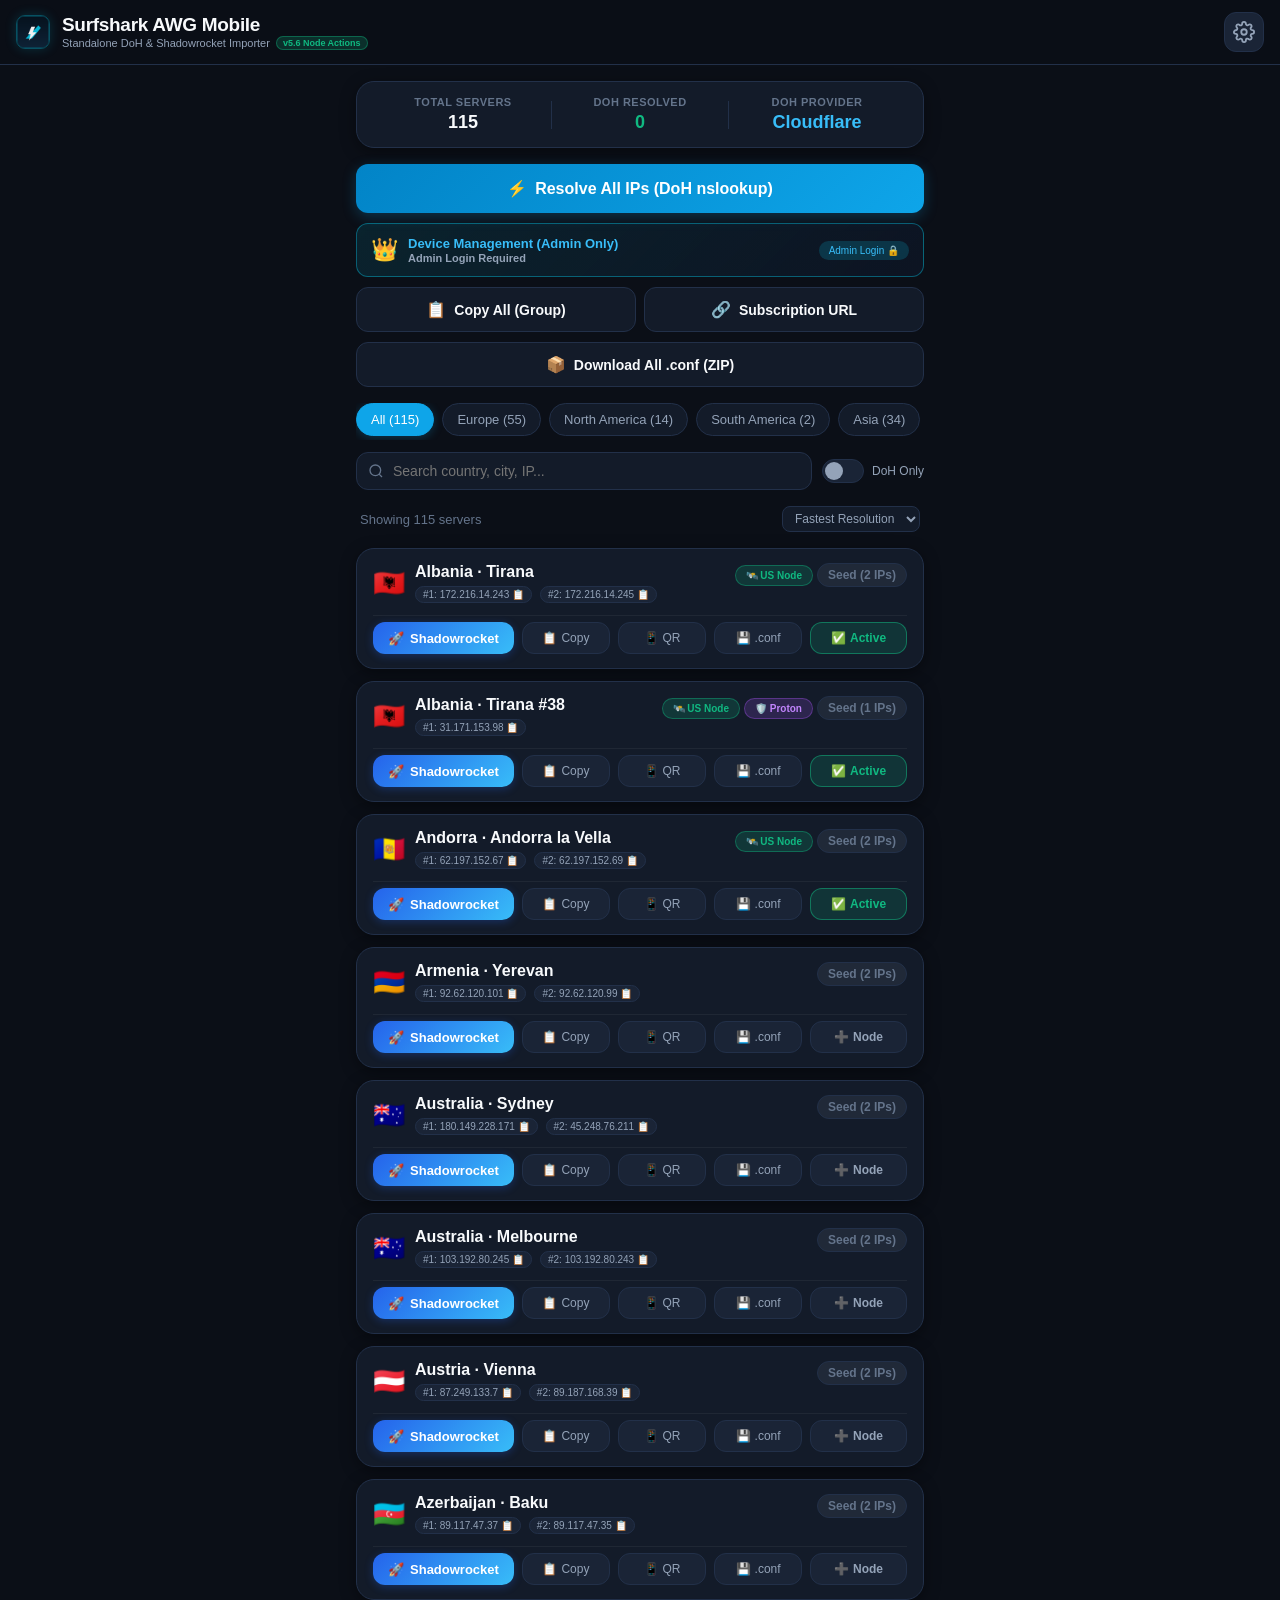
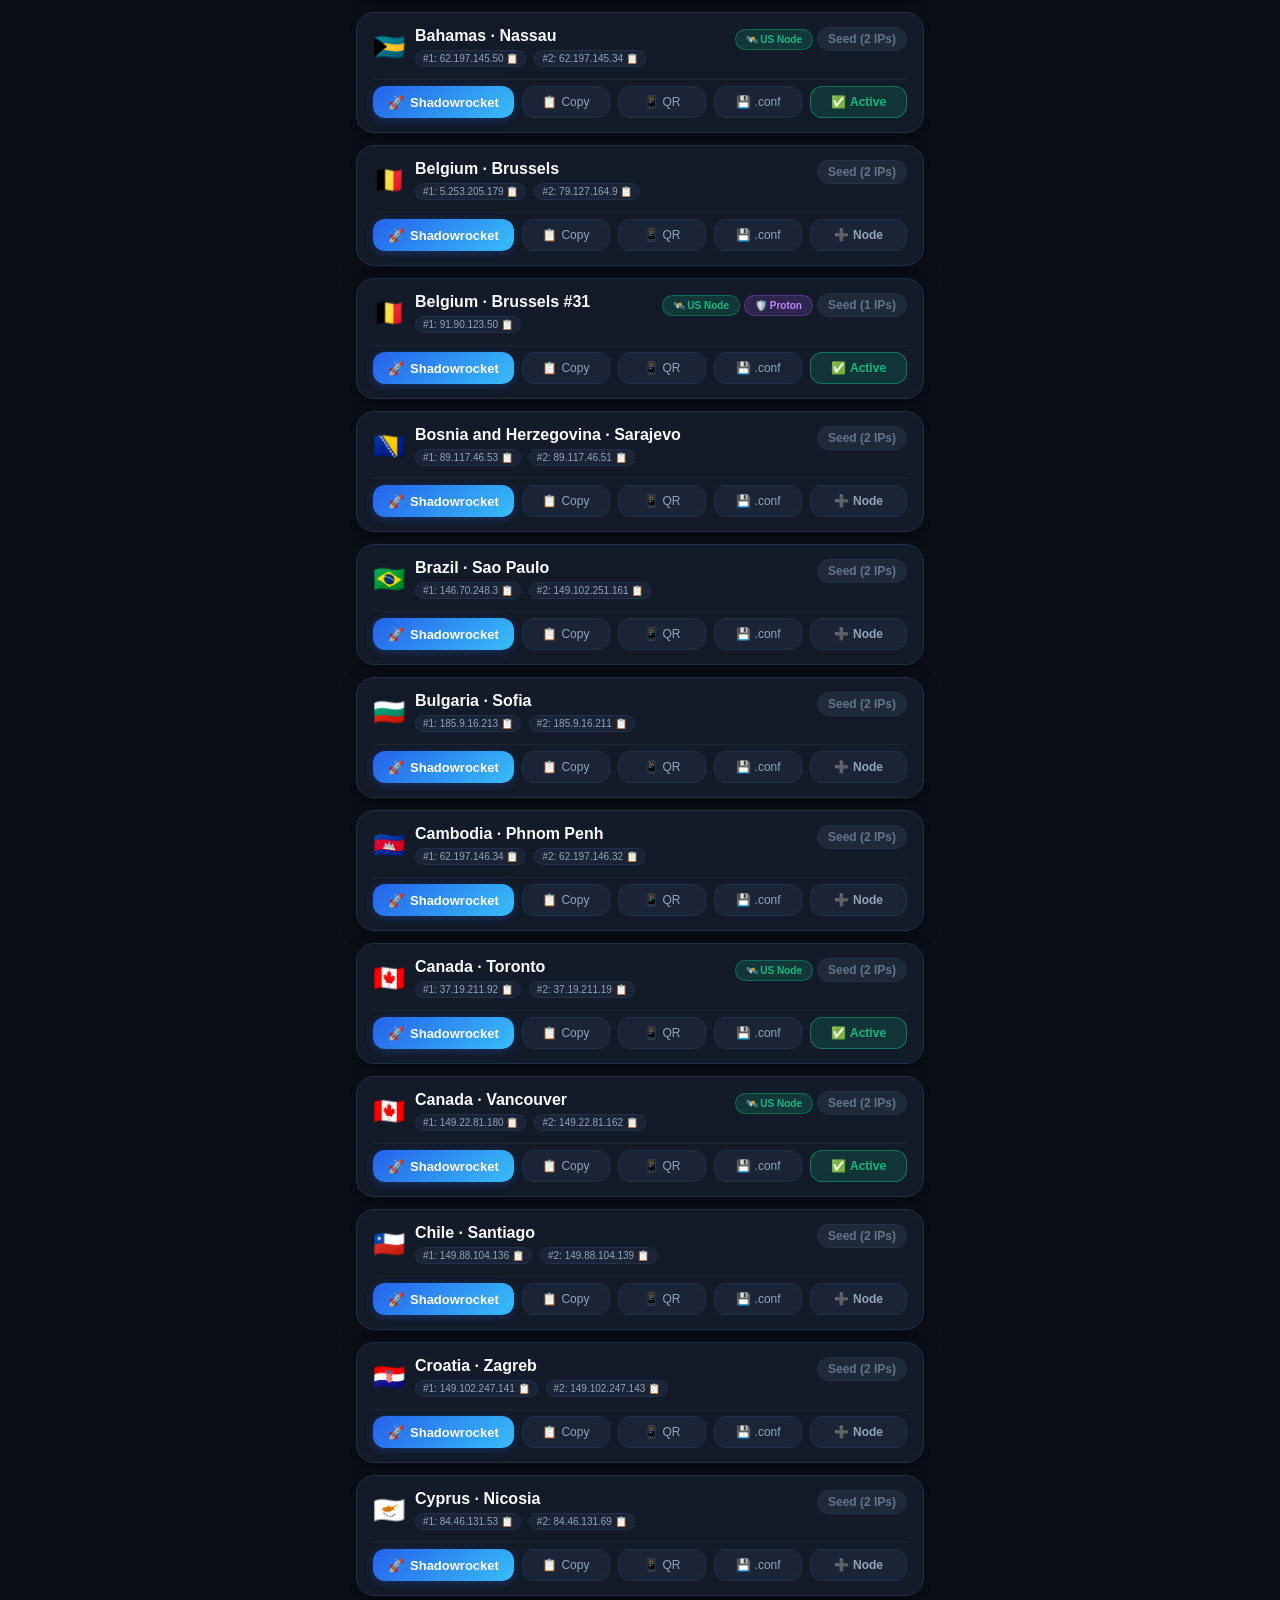
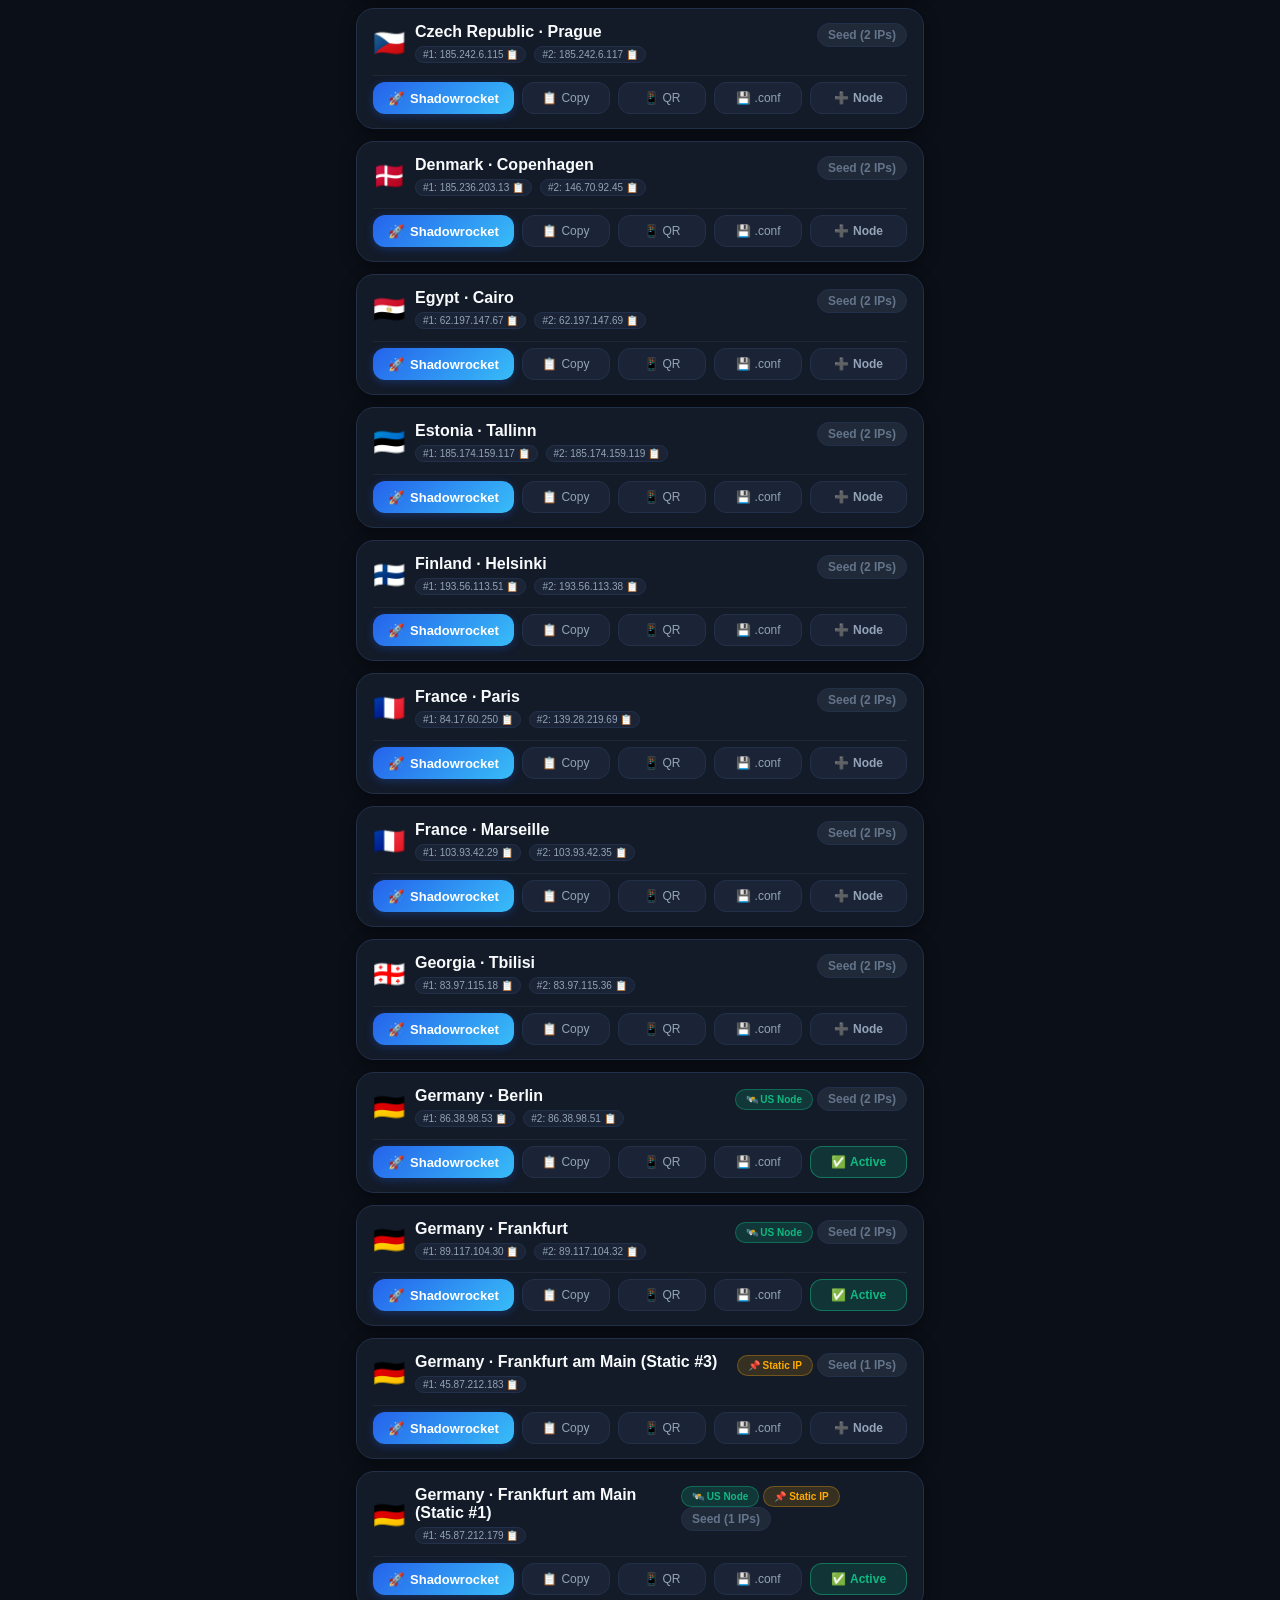
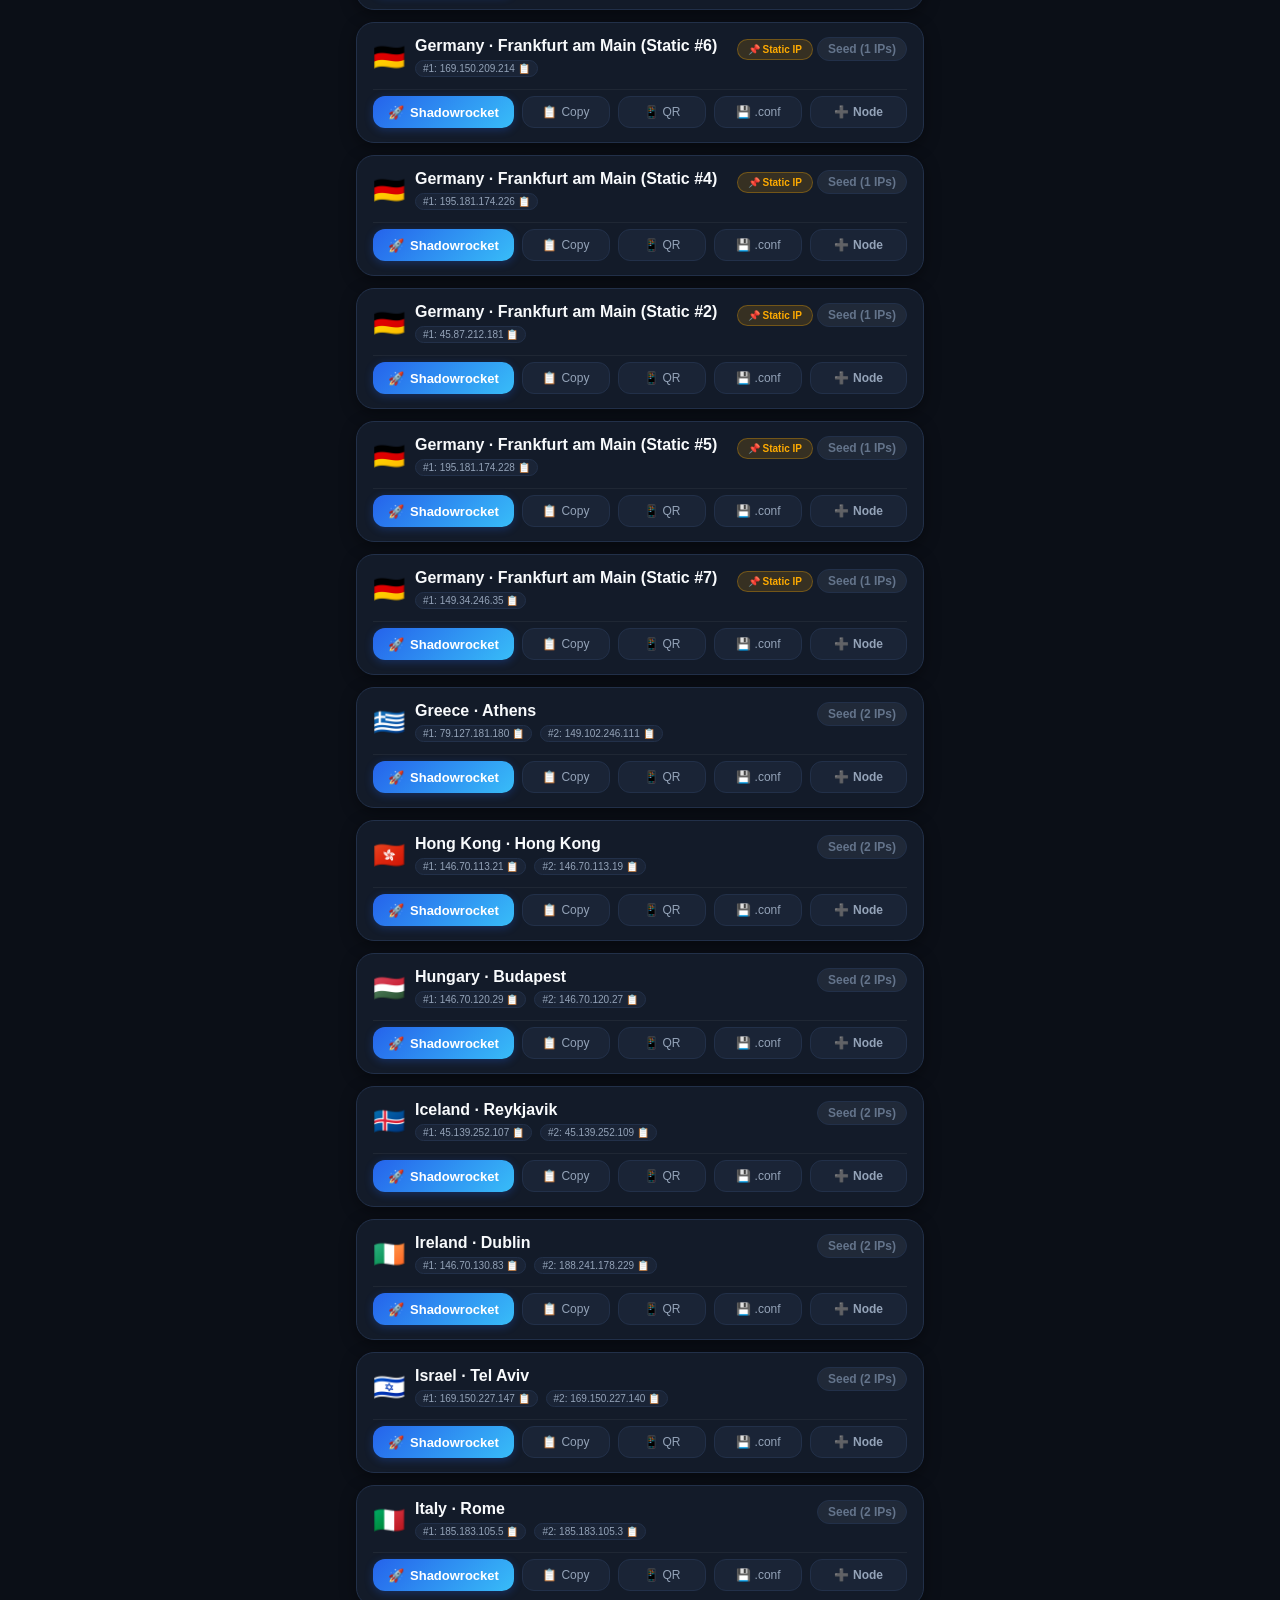
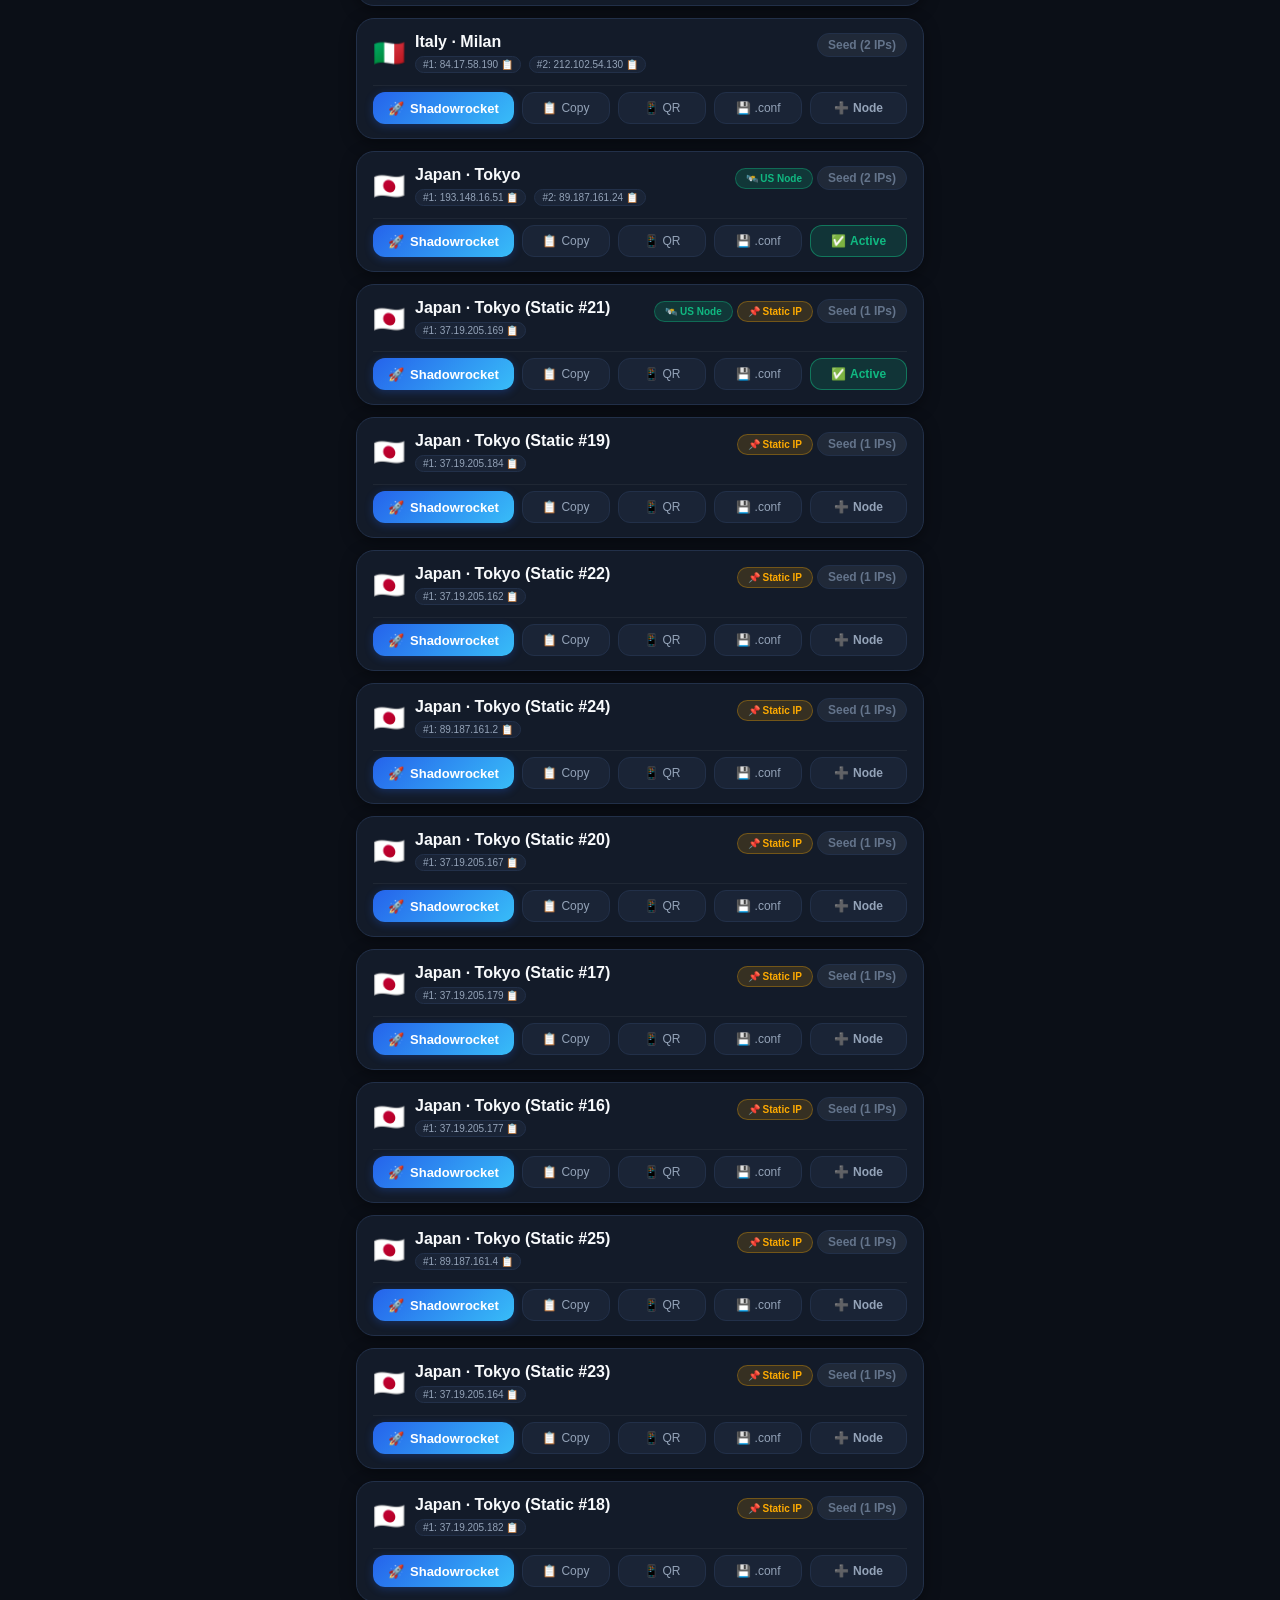
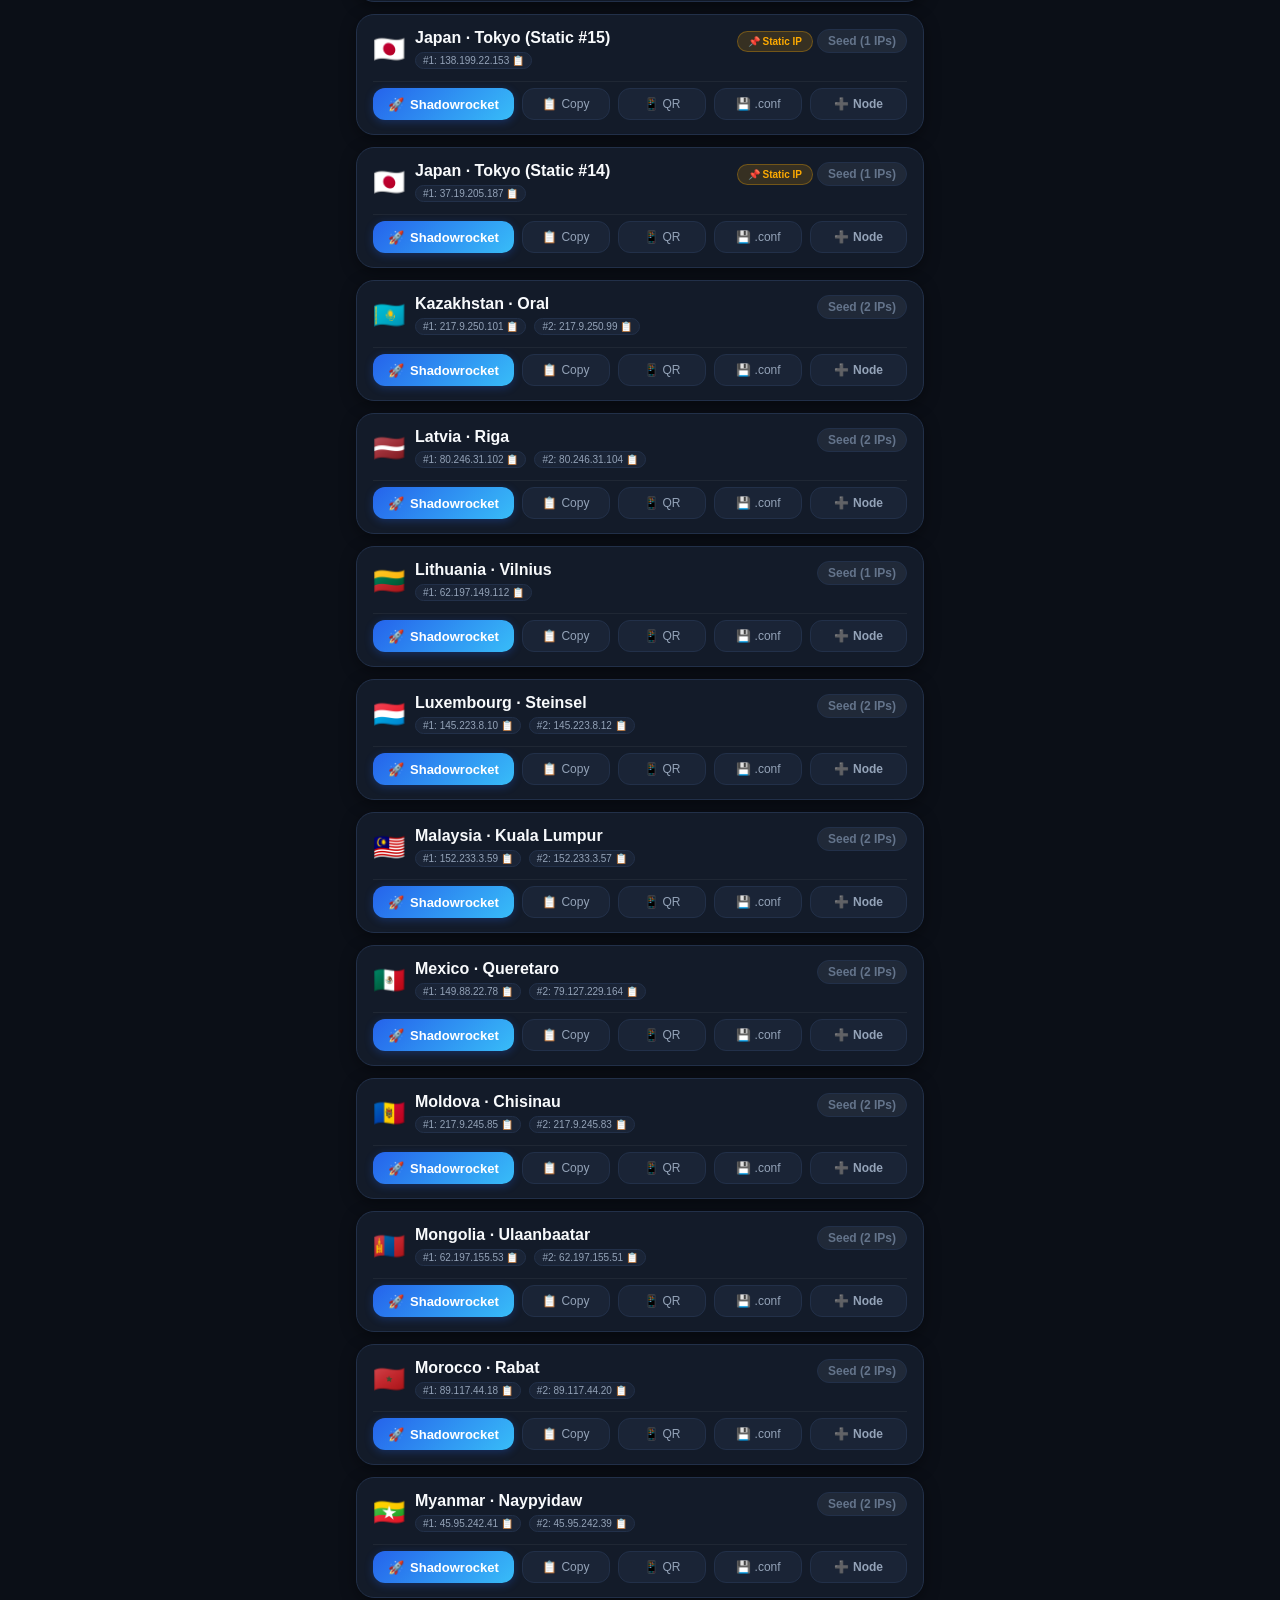
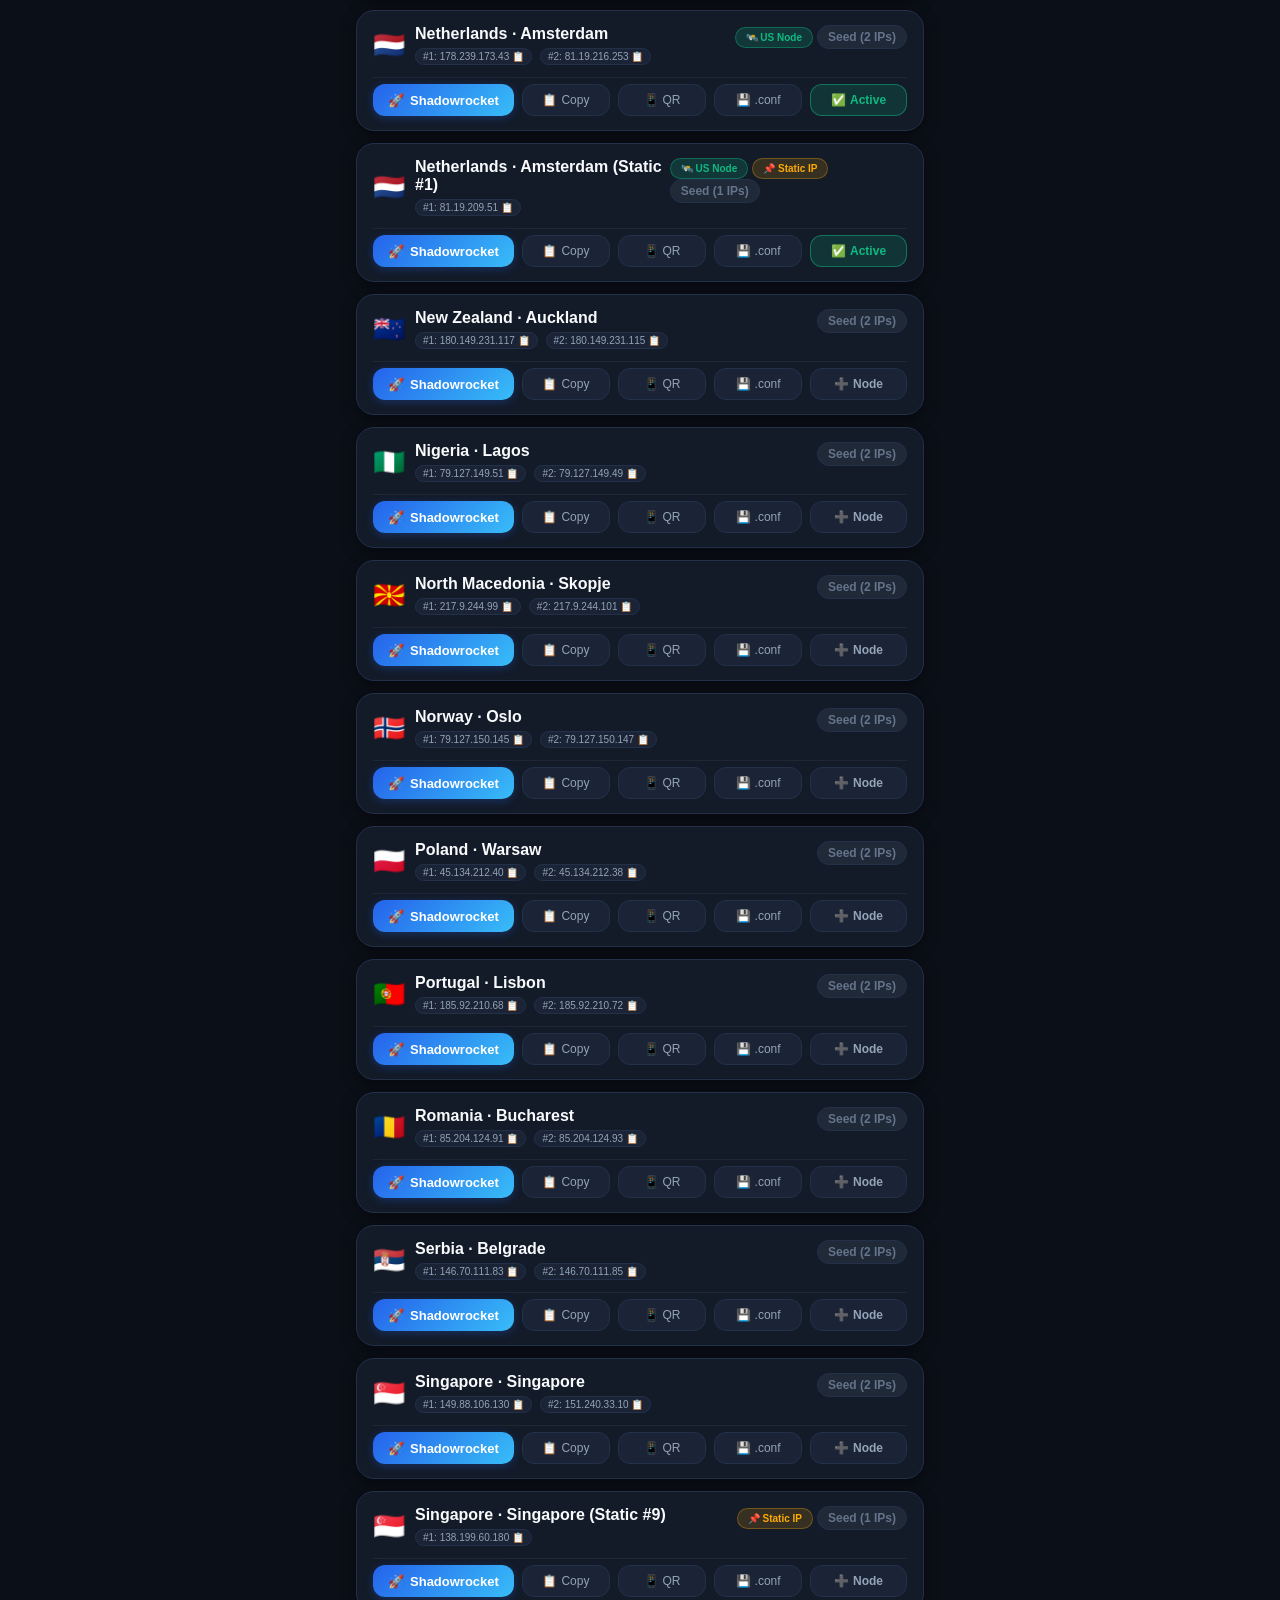
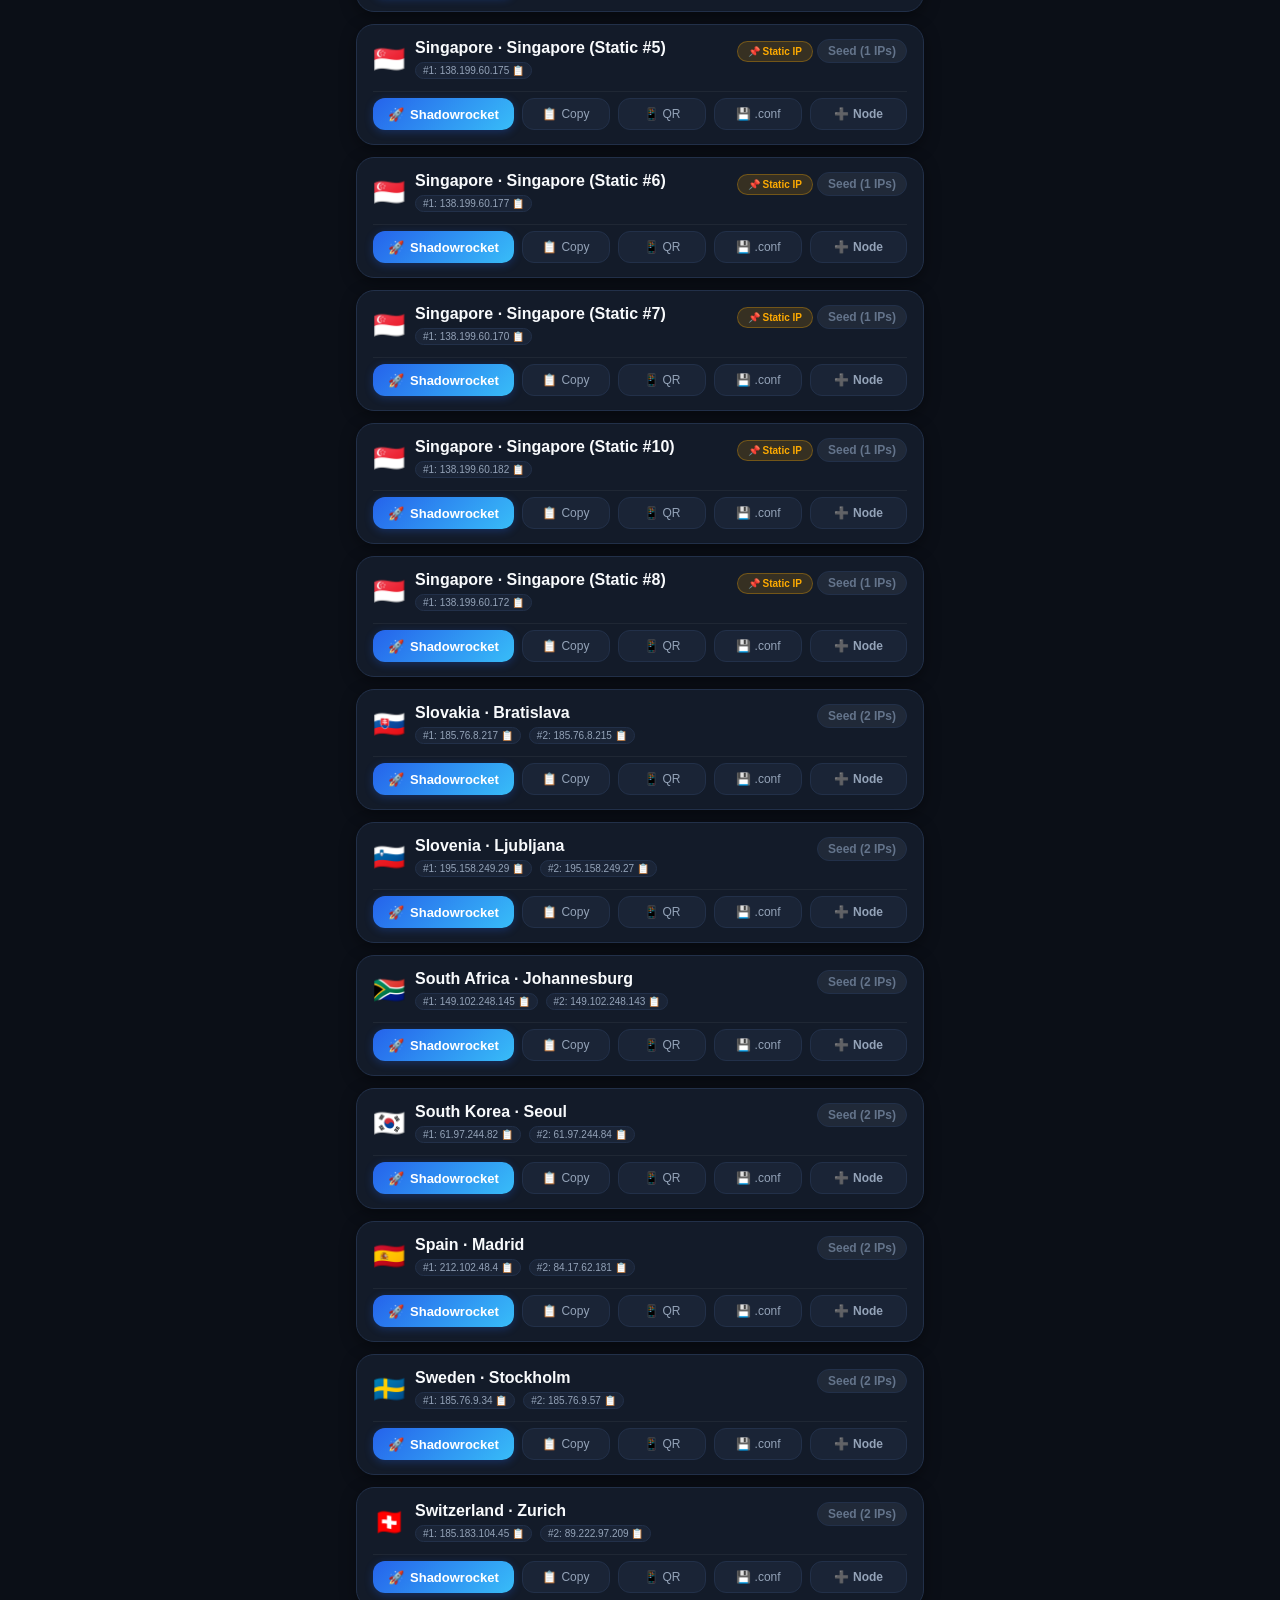
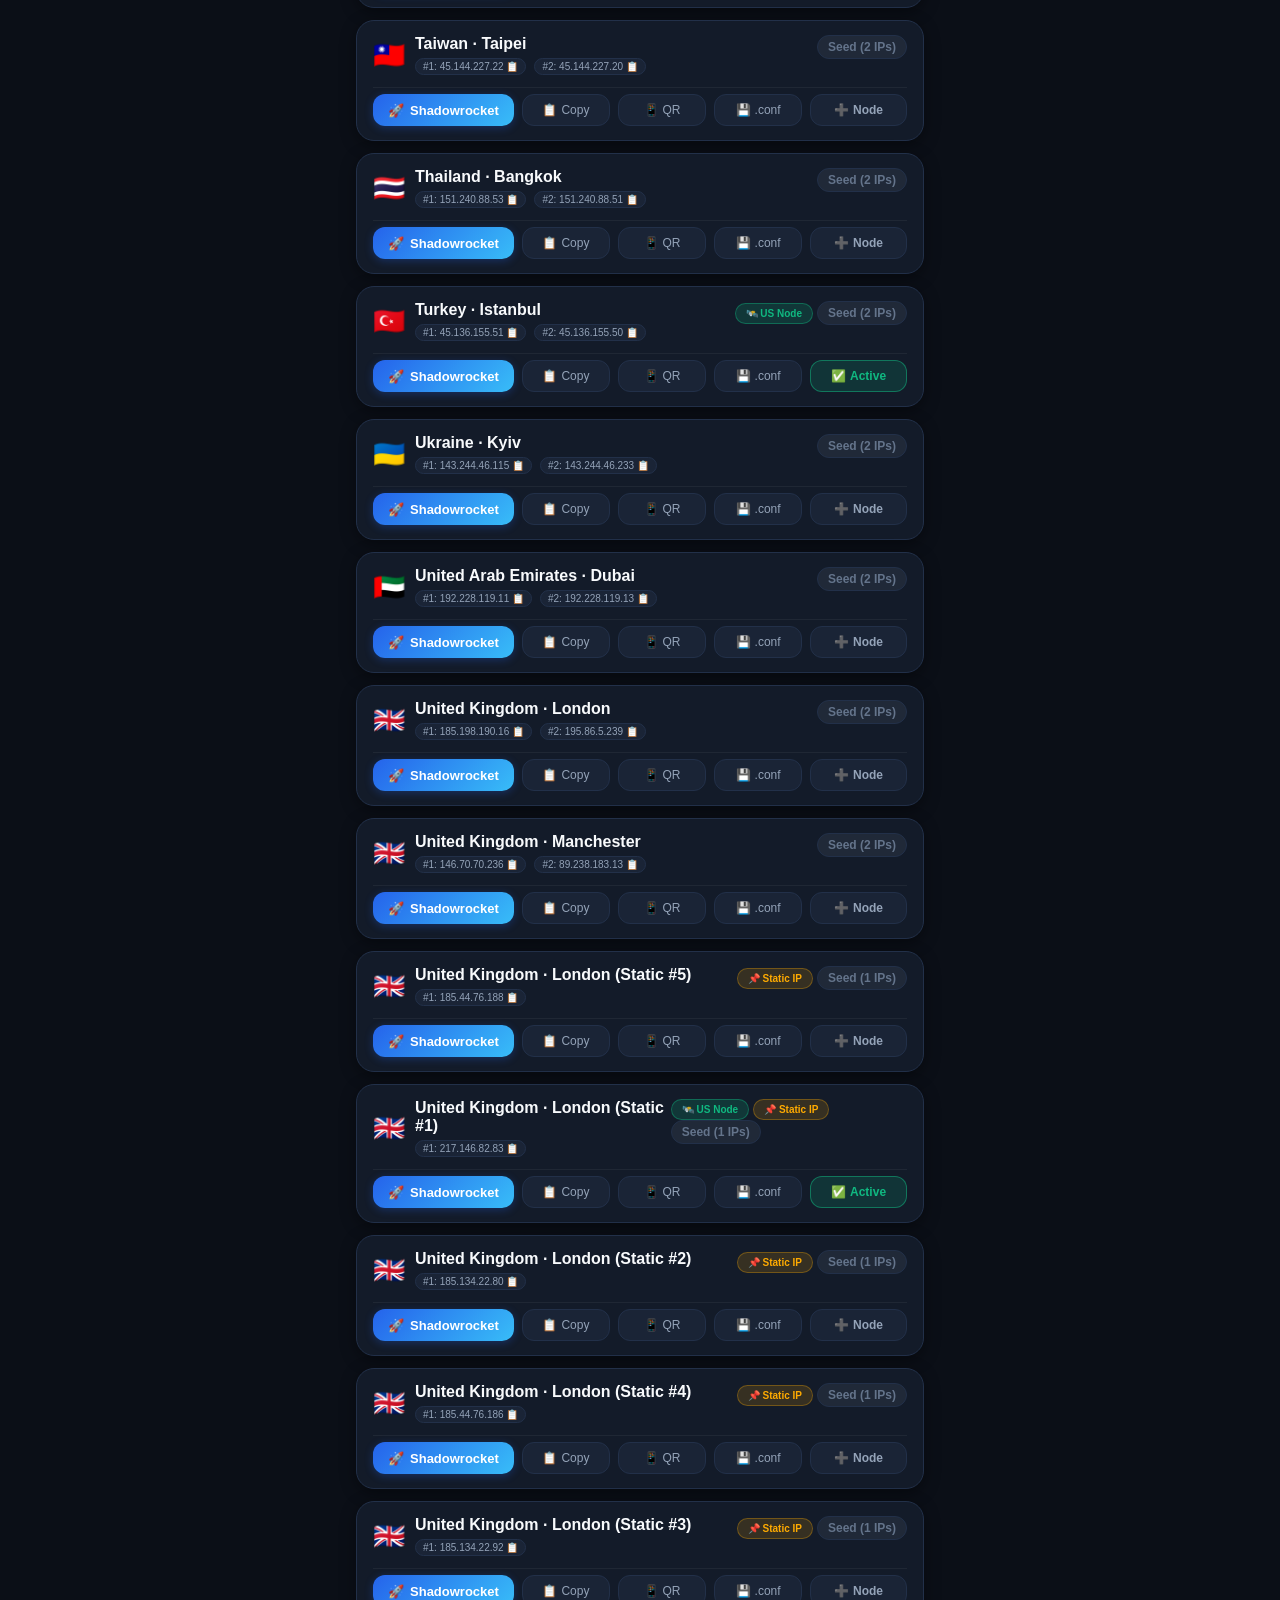
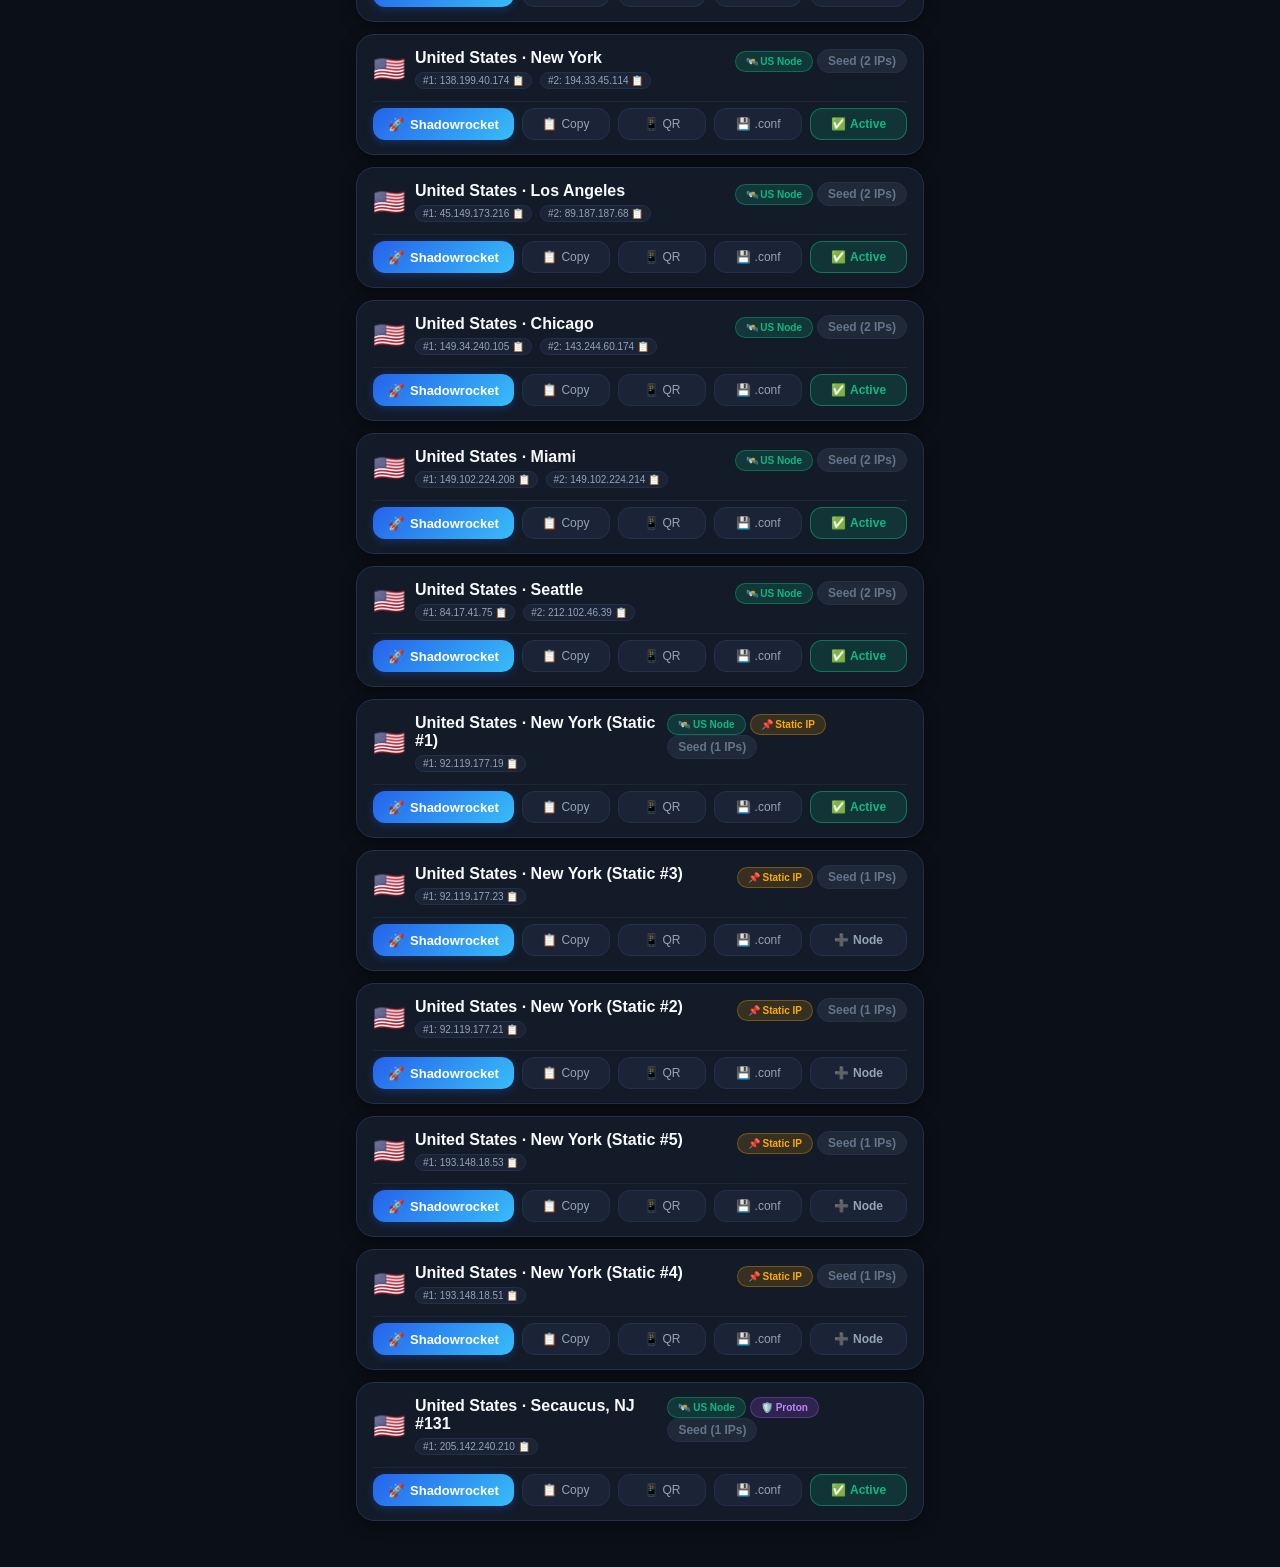
<file: index.html>
<!DOCTYPE html>
<html lang="en">
<head>
    <meta charset="UTF-8">
    <meta name="viewport" content="width=device-width, initial-scale=1.0, maximum-scale=1.0, user-scalable=no, viewport-fit=cover">
    <meta name="apple-mobile-web-app-capable" content="yes">
    <meta name="apple-mobile-web-app-status-bar-style" content="black-translucent">
    <meta name="apple-mobile-web-app-title" content="Surfshark">
    <meta name="theme-color" content="#0b0f17">
    <title>Surfshark AmneziaWG Mobile — Standalone DoH & Node Generator</title>
    <link rel="icon" type="image/svg+xml" href="favicon.svg">
    <link rel="icon" type="image/png" sizes="192x192" href="icon-192.png">
    <link rel="apple-touch-icon" sizes="180x180" href="apple-touch-icon.png">
    <link rel="manifest" href="manifest.json">
    <style>
/* Surfshark AmneziaWG Mobile Scanner - Modern Cupertino Dark Theme */

:root {
    --bg-main: #0b0f17;
    --bg-card: #131b29;
    --bg-card-hover: #1a2538;
    --bg-secondary: #1a2436;
    --border-color: #223049;
    --border-light: #2d3f5e;
    
    --text-primary: #f8fafc;
    --text-secondary: #94a3b8;
    --text-muted: #64748b;
    
    --accent-blue: #0ea5e9;
    --accent-cyan: #38bdf8;
    --accent-glow: rgba(14, 165, 233, 0.25);
    
    --status-success: #10b981;
    --status-success-bg: rgba(16, 185, 129, 0.12);
    --status-warning: #f59e0b;
    --status-warning-bg: rgba(245, 158, 11, 0.12);
    --status-danger: #ef4444;
    --status-danger-bg: rgba(239, 68, 68, 0.12);
    
    --radius-sm: 8px;
    --radius-md: 12px;
    --radius-lg: 18px;
    --radius-full: 9999px;
    
    --shadow-card: 0 4px 16px rgba(0, 0, 0, 0.4);
    --shadow-modal: 0 20px 40px rgba(0, 0, 0, 0.7);
}

* {
    box-sizing: border-box;
    margin: 0;
    padding: 0;
    -webkit-tap-highlight-color: transparent;
}

body {
    background-color: var(--bg-main);
    color: var(--text-primary);
    font-family: -apple-system, BlinkMacSystemFont, "SF Pro Display", "SF Pro Text", "Segoe UI", Roboto, Helvetica, Arial, sans-serif;
    -webkit-font-smoothing: antialiased;
    -moz-osx-font-smoothing: grayscale;
    min-height: 100vh;
    padding-bottom: calc(30px + env(safe-area-inset-bottom, 20px));
}

/* Header */
.app-header {
    position: sticky;
    top: 0;
    z-index: 100;
    background: rgba(11, 15, 23, 0.85);
    backdrop-filter: blur(16px);
    -webkit-backdrop-filter: blur(16px);
    border-bottom: 1px solid var(--border-color);
    padding: calc(12px + env(safe-area-inset-top, 0px)) 16px 12px 16px;
    display: flex;
    justify-content: space-between;
    align-items: center;
}

.header-left {
    display: flex;
    align-items: center;
    gap: 12px;
}

.logo-icon {
    font-size: 28px;
    line-height: 1;
    filter: drop-shadow(0 2px 8px var(--accent-glow));
}

.app-title {
    font-size: 19px;
    font-weight: 700;
    letter-spacing: -0.3px;
    color: var(--text-primary);
}

.app-subtitle {
    font-size: 11px;
    color: var(--text-secondary);
    font-weight: 500;
}

.icon-btn {
    background: var(--bg-secondary);
    border: 1px solid var(--border-color);
    color: var(--text-secondary);
    width: 40px;
    height: 40px;
    border-radius: var(--radius-md);
    display: flex;
    align-items: center;
    justify-content: center;
    cursor: pointer;
    transition: all 0.2s ease;
}

.icon-btn:active {
    transform: scale(0.92);
    color: var(--accent-cyan);
    border-color: var(--accent-blue);
}

/* Main Container */
.app-container {
    max-width: 600px;
    margin: 0 auto;
    padding: 16px;
    display: flex;
    flex-direction: column;
    gap: 16px;
}

/* Warning & Notice Banners */
.warning-banner {
    background: var(--status-warning-bg);
    border: 1px solid var(--status-warning);
    border-radius: var(--radius-md);
    padding: 12px 14px;
    display: flex;
    align-items: flex-start;
    gap: 10px;
    font-size: 13px;
    line-height: 1.4;
    color: #fde68a;
}

.warning-icon {
    font-size: 20px;
    flex-shrink: 0;
}

.notice-banner {
    background: rgba(14, 165, 233, 0.1);
    border: 1px solid rgba(14, 165, 233, 0.3);
    border-radius: var(--radius-md);
    padding: 12px 14px;
    display: flex;
    align-items: center;
    gap: 10px;
    font-size: 13px;
}

.notice-icon {
    font-size: 20px;
    flex-shrink: 0;
}

.notice-text {
    flex: 1;
    color: var(--text-secondary);
}

.notice-text strong {
    color: var(--text-primary);
}

/* Stats Card */
.stats-card {
    background: var(--bg-card);
    border: 1px solid var(--border-color);
    border-radius: var(--radius-lg);
    padding: 14px 18px;
    display: flex;
    align-items: center;
    justify-content: space-between;
    box-shadow: var(--shadow-card);
}

.stat-item {
    display: flex;
    flex-direction: column;
    align-items: center;
    flex: 1;
}

.stat-label {
    font-size: 11px;
    color: var(--text-muted);
    text-transform: uppercase;
    font-weight: 600;
    letter-spacing: 0.5px;
    margin-bottom: 4px;
}

.stat-value {
    font-size: 18px;
    font-weight: 700;
    color: var(--text-primary);
}

.text-success { color: var(--status-success) !important; }
.text-accent { color: var(--accent-cyan) !important; }

.stat-divider {
    width: 1px;
    height: 28px;
    background: var(--border-color);
}

/* Progress Box */
.progress-box {
    background: var(--bg-card);
    border: 1px solid var(--accent-blue);
    border-radius: var(--radius-md);
    padding: 12px 16px;
    box-shadow: 0 0 15px var(--accent-glow);
}

.progress-info {
    display: flex;
    justify-content: space-between;
    font-size: 13px;
    font-weight: 600;
    color: var(--accent-cyan);
    margin-bottom: 8px;
}

.progress-track {
    width: 100%;
    height: 8px;
    background: var(--bg-secondary);
    border-radius: var(--radius-full);
    overflow: hidden;
}

.progress-fill {
    height: 100%;
    background: linear-gradient(90deg, var(--accent-blue), var(--accent-cyan));
    border-radius: var(--radius-full);
    transition: width 0.3s ease;
}

/* Action Grid */
.action-grid {
    display: flex;
    flex-direction: column;
    gap: 10px;
}

.secondary-actions {
    display: grid;
    grid-template-columns: 1fr 1fr;
    gap: 10px;
}

.btn {
    border: none;
    border-radius: var(--radius-md);
    font-size: 15px;
    font-weight: 600;
    display: inline-flex;
    align-items: center;
    justify-content: center;
    gap: 8px;
    cursor: pointer;
    transition: all 0.2s cubic-bezier(0.16, 1, 0.3, 1);
    user-select: none;
}

.btn:active {
    transform: scale(0.97);
}

.btn-primary {
    background: linear-gradient(135deg, #0284c7, #0ea5e9);
    color: #ffffff;
    padding: 15px 20px;
    font-size: 16px;
    box-shadow: 0 4px 14px var(--accent-glow);
}

.btn-primary:active {
    background: #0284c7;
}

.btn-primary.scanning {
    background: linear-gradient(135deg, #d97706, #f59e0b);
    box-shadow: 0 4px 14px rgba(245, 158, 11, 0.3);
}

.btn-secondary {
    background: var(--bg-card);
    border: 1px solid var(--border-color);
    color: var(--text-primary);
    padding: 12px 14px;
    font-size: 14px;
}

.btn-secondary:active {
    background: var(--bg-secondary);
    border-color: var(--border-light);
}

.btn-accent {
    background: var(--accent-blue);
    color: #ffffff;
    padding: 8px 14px;
}

.btn-sm {
    padding: 6px 12px;
    font-size: 12px;
    border-radius: var(--radius-sm);
}

.btn-block {
    width: 100%;
}

.btn-icon {
    font-size: 16px;
}

/* Filter Section */
.filter-section {
    display: flex;
    flex-direction: column;
    gap: 12px;
}

.chips-scroll {
    display: flex;
    gap: 8px;
    overflow-x: auto;
    padding-bottom: 4px;
    -webkit-overflow-scrolling: touch;
    scrollbar-width: none;
}

.chips-scroll::-webkit-scrollbar {
    display: none;
}

.chip {
    background: var(--bg-card);
    border: 1px solid var(--border-color);
    color: var(--text-secondary);
    padding: 8px 14px;
    border-radius: var(--radius-full);
    font-size: 13px;
    font-weight: 500;
    white-space: nowrap;
    cursor: pointer;
    transition: all 0.2s ease;
    flex-shrink: 0;
}

.chip.active {
    background: var(--accent-blue);
    color: #ffffff;
    border-color: var(--accent-blue);
    box-shadow: 0 2px 10px var(--accent-glow);
}

.chip:active {
    transform: scale(0.95);
}

/* Search Bar & Switch */
.search-bar-row {
    display: flex;
    gap: 10px;
    align-items: center;
}

.search-input-wrapper {
    position: relative;
    flex: 1;
    display: flex;
    align-items: center;
}

.search-icon {
    position: absolute;
    left: 12px;
    color: var(--text-muted);
    pointer-events: none;
}

.search-input-wrapper input {
    width: 100%;
    background: var(--bg-card);
    border: 1px solid var(--border-color);
    color: var(--text-primary);
    padding: 10px 34px 10px 36px;
    border-radius: var(--radius-md);
    font-size: 14px;
    outline: none;
    transition: border-color 0.2s ease;
}

.search-input-wrapper input:focus {
    border-color: var(--accent-blue);
}

.clear-btn {
    position: absolute;
    right: 10px;
    background: transparent;
    border: none;
    color: var(--text-muted);
    font-size: 14px;
    cursor: pointer;
    padding: 4px;
}

.toggle-filter {
    display: flex;
    align-items: center;
    gap: 8px;
    cursor: pointer;
    user-select: none;
    flex-shrink: 0;
}

.toggle-filter input {
    display: none;
}

.toggle-switch {
    width: 42px;
    height: 24px;
    background: var(--bg-secondary);
    border: 1px solid var(--border-color);
    border-radius: var(--radius-full);
    position: relative;
    transition: all 0.25s ease;
}

.toggle-switch::after {
    content: '';
    position: absolute;
    top: 2px;
    left: 2px;
    width: 18px;
    height: 18px;
    background: var(--text-secondary);
    border-radius: 50%;
    transition: all 0.25s ease;
}

.toggle-filter input:checked + .toggle-switch {
    background: var(--status-success);
    border-color: var(--status-success);
}

.toggle-filter input:checked + .toggle-switch::after {
    transform: translateX(18px);
    background: #ffffff;
}

.toggle-label {
    font-size: 12px;
    font-weight: 500;
    color: var(--text-secondary);
}

/* Server List Header */
.server-list-header {
    display: flex;
    justify-content: space-between;
    align-items: center;
    font-size: 13px;
    color: var(--text-muted);
    padding: 0 4px;
}

.sort-selector select {
    background: var(--bg-card);
    border: 1px solid var(--border-color);
    color: var(--text-secondary);
    padding: 4px 8px;
    border-radius: var(--radius-sm);
    font-size: 12px;
    outline: none;
}

/* Server Cards Container */
.server-cards-container {
    display: flex;
    flex-direction: column;
    gap: 12px;
}

.server-card {
    background: var(--bg-card);
    border: 1px solid var(--border-color);
    border-radius: var(--radius-lg);
    padding: 14px 16px;
    box-shadow: var(--shadow-card);
    display: flex;
    flex-direction: column;
    gap: 12px;
    transition: transform 0.15s ease, border-color 0.15s ease;
}

.server-card:hover {
    border-color: var(--border-light);
}

.server-card.working {
    border-left: 4px solid var(--status-success);
}

.server-card-top {
    display: flex;
    justify-content: space-between;
    align-items: flex-start;
}

.server-location {
    display: flex;
    align-items: center;
    gap: 10px;
}

.server-flag {
    font-size: 26px;
    line-height: 1;
}

.server-info-title {
    font-size: 16px;
    font-weight: 700;
    color: var(--text-primary);
}

.server-info-sub {
    font-size: 12px;
    color: var(--text-secondary);
    font-family: monospace;
}

/* Badges */
.badge {
    padding: 4px 10px;
    border-radius: var(--radius-full);
    font-size: 12px;
    font-weight: 700;
    display: inline-flex;
    align-items: center;
    gap: 5px;
}

.badge-green {
    background: var(--status-success-bg);
    color: #34d399;
    border: 1px solid rgba(16, 185, 129, 0.3);
}

.badge-yellow {
    background: var(--status-warning-bg);
    color: #fbbf24;
    border: 1px solid rgba(245, 158, 11, 0.3);
}

.badge-gray {
    background: rgba(148, 163, 184, 0.1);
    color: var(--text-muted);
    border: 1px solid var(--border-color);
}

/* Server Card Actions */
.server-card-actions {
    display: flex;
    flex-wrap: wrap;
    gap: 6px;
    padding-top: 6px;
    border-top: 1px solid rgba(255, 255, 255, 0.05);
}

.btn-sr-add {
    flex: 1 1 100%;
    background: linear-gradient(135deg, #2563eb, #38bdf8);
    color: #ffffff;
    font-size: 12px;
    font-weight: 600;
    padding: 8px 10px;
    border-radius: var(--radius-md);
    text-decoration: none;
    display: flex;
    align-items: center;
    justify-content: center;
    gap: 6px;
    box-shadow: 0 2px 8px rgba(37, 99, 235, 0.3);
    transition: transform 0.15s ease;
    margin-bottom: 2px;
}

.btn-sr-add:active {
    transform: scale(0.97);
}

.btn-card-action {
    flex: 1 1 calc(25% - 6px);
    min-width: 58px;
    background: var(--bg-secondary);
    border: 1px solid var(--border-color);
    color: var(--text-secondary);
    font-size: 11px;
    font-weight: 500;
    padding: 7px 4px;
    border-radius: var(--radius-md);
    cursor: pointer;
    display: flex;
    align-items: center;
    justify-content: center;
    gap: 4px;
    text-decoration: none;
    transition: all 0.15s ease;
    white-space: nowrap;
    user-select: none;
    -webkit-user-select: none;
    -webkit-tap-highlight-color: transparent;
}

.btn-card-action:active {
    background: var(--border-light);
    color: var(--text-primary);
    transform: scale(0.96);
}

.btn-toggle-node {
    font-size: 11px;
    font-weight: 600;
}

.btn-toggle-node.active-node {
    background: rgba(16, 185, 129, 0.16) !important;
    border-color: rgba(16, 185, 129, 0.5) !important;
    color: #10b981 !important;
}

.btn-toggle-node.active-node:hover {
    background: rgba(16, 185, 129, 0.28) !important;
    border-color: #10b981 !important;
}

@media (min-width: 600px) {
    .server-card-actions {
        display: grid;
        grid-template-columns: 1.6fr 1fr 1fr 1fr 1.1fr;
        gap: 8px;
    }
    .btn-sr-add {
        flex: none;
        margin-bottom: 0;
        font-size: 13px;
    }
    .btn-card-action {
        flex: none;
        min-width: 0;
        font-size: 12px;
        padding: 8px 6px;
    }
}

/* Empty State */
.empty-state {
    background: var(--bg-card);
    border: 1px solid var(--border-color);
    border-radius: var(--radius-lg);
    padding: 40px 20px;
    text-align: center;
    color: var(--text-muted);
}

.empty-icon {
    font-size: 36px;
    margin-bottom: 12px;
}

/* Scroll Lock when Modal is Active (Zero Background Scroll Leak) */
html.modal-open, body.modal-open {
    overflow: hidden !important;
    height: 100% !important;
    overscroll-behavior: contain !important;
}

/* Modals */
.modal-overlay {
    position: fixed;
    top: 0;
    left: 0;
    right: 0;
    bottom: 0;
    background: rgba(0, 0, 0, 0.75);
    backdrop-filter: blur(8px);
    -webkit-backdrop-filter: blur(8px);
    z-index: 1000;
    display: flex;
    align-items: flex-end;
    justify-content: center;
    animation: fadeIn 0.2s ease;
    overscroll-behavior: contain;
    touch-action: pan-y;
}

@media (min-width: 600px) {
    .modal-overlay {
        align-items: center;
        padding: 20px;
    }
}

.modal-sheet {
    background: var(--bg-card);
    border: 1px solid var(--border-color);
    border-radius: 24px 24px 0 0;
    width: 100%;
    max-width: 540px;
    max-height: 92vh;
    display: flex;
    flex-direction: column;
    overflow: hidden;
    padding: 20px 16px calc(16px + env(safe-area-inset-bottom, 16px)) 16px;
    box-shadow: var(--shadow-modal);
    animation: slideUp 0.25s cubic-bezier(0.16, 1, 0.3, 1);
    overscroll-behavior: contain;
}

@media (min-width: 600px) {
    .modal-sheet {
        border-radius: 20px;
        padding: 24px;
        max-height: 85vh;
    }
}

.modal-body {
    flex: 1;
    min-height: 0;
    overflow-y: auto;
    -webkit-overflow-scrolling: touch;
    overscroll-behavior: contain;
    padding-right: 2px;
}

.modal-header {
    display: flex;
    justify-content: space-between;
    align-items: center;
    margin-bottom: 14px;
}

.modal-header h2 {
    font-size: 19px;
    font-weight: 700;
    color: var(--text-primary);
}

/* US Server Exit Nodes Mobile-Optimized Layout */
.us-nodes-container {
    display: block !important;
    width: 100%;
    box-sizing: border-box;
    padding-bottom: 8px;
    scrollbar-width: thin;
    scrollbar-color: rgba(6, 182, 212, 0.4) rgba(0, 0, 0, 0.2);
}

.us-nodes-container::-webkit-scrollbar {
    width: 5px;
}

.us-nodes-container::-webkit-scrollbar-track {
    background: rgba(0, 0, 0, 0.2);
    border-radius: 4px;
}

.us-nodes-container::-webkit-scrollbar-thumb {
    background: rgba(6, 182, 212, 0.4);
    border-radius: 4px;
}

.us-nodes-container::-webkit-scrollbar-thumb:hover {
    background: rgba(6, 182, 212, 0.7);
}

.us-node-group {
    display: block !important;
    width: 100%;
    box-sizing: border-box;
    background: var(--bg-card);
    border: 1px solid var(--border-color);
    border-radius: var(--radius-md);
    margin-bottom: 12px;
    flex-shrink: 0 !important;
    min-height: -webkit-fit-content;
    min-height: fit-content;
}

.us-node-group-header {
    background: rgba(255, 255, 255, 0.03);
    border-bottom: 1px solid var(--border-color);
    padding: 9px 12px;
    display: flex;
    justify-content: space-between;
    align-items: center;
    font-size: 11px;
    font-weight: 700;
    color: var(--accent-cyan);
    min-height: 38px;
    box-sizing: border-box;
    border-top-left-radius: var(--radius-md);
    border-top-right-radius: var(--radius-md);
}

.us-node-group-count {
    font-size: 10px;
    color: var(--text-muted);
    font-weight: normal;
}

.us-node-group-list {
    display: flex;
    flex-direction: column;
    gap: 6px;
    padding: 8px;
    box-sizing: border-box;
    width: 100%;
}

.us-node-card {
    display: flex;
    flex-direction: column;
    gap: 5px;
    padding: 10px 12px;
    border-radius: 8px;
    cursor: pointer;
    background: var(--bg-main);
    border: 1px solid var(--border-color);
    transition: background 0.15s ease, border-color 0.15s ease, transform 0.1s ease;
    user-select: none;
    -webkit-user-select: none;
    -webkit-tap-highlight-color: transparent;
    flex-shrink: 0 !important;
    min-height: 52px;
    box-sizing: border-box;
    width: 100%;
}

.us-node-card:active {
    transform: scale(0.99);
}

.us-node-card.active {
    background: rgba(6, 182, 212, 0.08);
    border-color: rgba(6, 182, 212, 0.45);
}

.us-node-card-row-top {
    display: flex;
    align-items: center;
    justify-content: space-between;
    gap: 8px;
}

.us-node-card-left {
    display: flex;
    align-items: center;
    gap: 8px;
    flex: 1;
    min-width: 0;
}

.us-node-chk {
    width: 18px;
    height: 18px;
    accent-color: var(--accent-cyan);
    cursor: pointer;
    flex-shrink: 0;
    pointer-events: none;
}

.us-node-flag {
    font-size: 16px;
    flex-shrink: 0;
    line-height: 1;
}

.us-node-name {
    font-size: 13px;
    font-weight: 700;
    color: var(--text-primary);
    white-space: nowrap;
}

.us-node-badges {
    display: flex;
    align-items: center;
    gap: 4px;
    flex-wrap: wrap;
}

.us-node-badge {
    font-size: 9px;
    padding: 1px 6px;
    border-radius: 4px;
    font-weight: 600;
    white-space: nowrap;
}

.us-node-badge.static {
    background: rgba(245, 158, 11, 0.18);
    color: #f59e0b;
    border: 1px solid rgba(245, 158, 11, 0.35);
}

.us-node-badge.proton {
    background: rgba(168, 85, 247, 0.18);
    color: #c084fc;
    border: 1px solid rgba(168, 85, 247, 0.35);
}

.us-node-badge.core {
    background: rgba(6, 182, 212, 0.18);
    color: #22d3ee;
    border: 1px solid rgba(6, 182, 212, 0.35);
}

.us-node-badge.global {
    background: rgba(255, 255, 255, 0.05);
    color: var(--text-muted);
    border: 1px solid var(--border-color);
}

.us-node-status {
    font-size: 10px;
    font-weight: 600;
    flex-shrink: 0;
    padding: 2px 8px;
    border-radius: 12px;
}

.us-node-status.active {
    background: rgba(16, 185, 129, 0.15);
    color: #10b981;
}

.us-node-status.inactive {
    background: rgba(255, 255, 255, 0.04);
    color: var(--text-muted);
}

.us-node-card-row-bottom {
    display: flex;
    align-items: center;
    justify-content: space-between;
    gap: 8px;
    padding-left: 26px;
    font-size: 11px;
}

.us-node-desc {
    color: var(--text-secondary);
    white-space: nowrap;
    overflow: hidden;
    text-overflow: ellipsis;
    flex: 1;
}

.us-node-endpoint {
    font-family: var(--font-mono, monospace);
    font-size: 10px;
    color: var(--text-muted);
    flex-shrink: 0;
}

#us-nodes-category-pills,
#us-nodes-presets-bar {
    scrollbar-width: thin;
    scrollbar-color: rgba(6, 182, 212, 0.4) transparent;
}

#us-nodes-category-pills::-webkit-scrollbar,
#us-nodes-presets-bar::-webkit-scrollbar {
    height: 4px;
}

#us-nodes-category-pills::-webkit-scrollbar-track,
#us-nodes-presets-bar::-webkit-scrollbar-track {
    background: transparent;
}

#us-nodes-category-pills::-webkit-scrollbar-thumb,
#us-nodes-presets-bar::-webkit-scrollbar-thumb {
    background: rgba(6, 182, 212, 0.4);
    border-radius: 4px;
}

#us-nodes-category-pills::-webkit-scrollbar-thumb:hover,
#us-nodes-presets-bar::-webkit-scrollbar-thumb:hover {
    background: rgba(6, 182, 212, 0.75);
}

.modal-close {
    background: var(--bg-secondary);
    border: none;
    color: var(--text-muted);
    width: 32px;
    height: 32px;
    border-radius: 50%;
    cursor: pointer;
    font-size: 15px;
    display: flex;
    align-items: center;
    justify-content: center;
}

.modal-close:active {
    background: var(--border-light);
    color: var(--text-primary);
}

.modal-desc {
    font-size: 13px;
    color: var(--text-secondary);
    line-height: 1.5;
    margin-bottom: 18px;
}

.form-group {
    display: flex;
    flex-direction: column;
    gap: 6px;
    margin-bottom: 16px;
}

.form-group label {
    font-size: 13px;
    font-weight: 600;
    color: var(--text-primary);
}

.form-group input {
    background: var(--bg-main);
    border: 1px solid var(--border-color);
    color: var(--text-primary);
    padding: 12px 14px;
    border-radius: var(--radius-md);
    font-size: 14px;
    outline: none;
    font-family: monospace;
}

.form-group input:focus {
    border-color: var(--accent-blue);
}

.form-hint {
    font-size: 11px;
    color: var(--text-muted);
}

.obfuscation-box {
    background: var(--bg-main);
    border: 1px dashed var(--border-light);
    border-radius: var(--radius-md);
    padding: 12px;
    margin-bottom: 20px;
}

.obfuscation-title {
    font-size: 12px;
    font-weight: 600;
    color: var(--accent-cyan);
    margin-bottom: 8px;
}

.obfuscation-params {
    display: flex;
    flex-wrap: wrap;
    gap: 8px;
}

.obfuscation-params span {
    background: var(--bg-secondary);
    color: var(--text-secondary);
    padding: 4px 8px;
    border-radius: var(--radius-sm);
    font-size: 11px;
    font-family: monospace;
}

/* QR Code Modal Styles */
.text-center {
    text-align: center;
}

.qr-image-wrapper {
    background: #ffffff;
    padding: 16px;
    border-radius: var(--radius-lg);
    display: inline-block;
    margin: 10px auto 20px auto;
    box-shadow: 0 4px 20px rgba(0, 0, 0, 0.4);
}

.qr-image-wrapper img {
    display: block;
    width: 220px;
    height: 220px;
    image-rendering: pixelated;
}

/* Subscription Modal Styles */
.sub-url-box {
    display: flex;
    gap: 8px;
    margin-bottom: 20px;
}

.sub-url-box input {
    flex: 1;
    background: var(--bg-main);
    border: 1px solid var(--border-color);
    color: var(--text-primary);
    padding: 10px 12px;
    border-radius: var(--radius-md);
    font-size: 13px;
    font-family: monospace;
}

.sub-steps {
    background: var(--bg-main);
    border: 1px solid var(--border-color);
    border-radius: var(--radius-md);
    padding: 14px 16px;
    font-size: 13px;
    color: var(--text-secondary);
}

.sub-steps h4 {
    color: var(--text-primary);
    margin-bottom: 8px;
    font-size: 13px;
}

.sub-steps ol {
    padding-left: 20px;
    line-height: 1.6;
}

/* Toast Notifications */
.toast-popup {
    position: fixed;
    bottom: calc(24px + env(safe-area-inset-bottom, 20px));
    left: 50%;
    transform: translateX(-50%);
    background: rgba(19, 27, 41, 0.95);
    border: 1px solid var(--border-light);
    color: #ffffff;
    padding: 12px 20px;
    border-radius: var(--radius-full);
    font-size: 13px;
    font-weight: 500;
    box-shadow: 0 8px 24px rgba(0, 0, 0, 0.6);
    z-index: 2000;
    animation: toastPop 0.25s ease;
    white-space: nowrap;
}

/* Animations */
@keyframes fadeIn {
    from { opacity: 0; }
    to { opacity: 1; }
}

@keyframes slideUp {
    from { transform: translateY(100%); }
    to { transform: translateY(0); }
}

@keyframes toastPop {
    from { transform: translate(-50%, 20px); opacity: 0; }
    to { transform: translate(-50%, 0); opacity: 1; }
}


/* Additional Styles for Standalone Features */
.btn-group-row {
    display: grid;
    grid-template-columns: 1fr 1fr;
    gap: 8px;
}
.stat-pill {
    display: inline-flex;
    align-items: center;
    gap: 4px;
    padding: 3px 8px;
    border-radius: 999px;
    font-size: 11px;
    background: rgba(14, 165, 233, 0.15);
    color: var(--accent-cyan);
    font-weight: 600;
}
.modal-grid-2 {
    display: grid;
    grid-template-columns: 1fr 1fr;
    gap: 12px;
}
.sub-actions-row {
    display: flex;
    gap: 8px;
    margin-top: 10px;
}
.btn-danger-outline {
    background: transparent;
    border: 1px solid var(--status-danger);
    color: var(--status-danger);
    padding: 8px 14px;
}
.btn-danger-outline:active {
    background: var(--status-danger-bg);
}
.badge-resolved {
    background: rgba(16, 185, 129, 0.15);
    color: #34d399;
    border: 1px solid rgba(16, 185, 129, 0.3);
}
.badge-unresolved {
    background: rgba(148, 163, 184, 0.1);
    color: var(--text-muted);
    border: 1px solid var(--border-color);
}
    </style>
    <script>
var QRCode;!function(){function a(a){this.mode=c.MODE_8BIT_BYTE,this.data=a,this.parsedData=[];for(var b=[],d=0,e=this.data.length;e>d;d++){var f=this.data.charCodeAt(d);f>65536?(b[0]=240|(1835008&f)>>>18,b[1]=128|(258048&f)>>>12,b[2]=128|(4032&f)>>>6,b[3]=128|63&f):f>2048?(b[0]=224|(61440&f)>>>12,b[1]=128|(4032&f)>>>6,b[2]=128|63&f):f>128?(b[0]=192|(1984&f)>>>6,b[1]=128|63&f):b[0]=f,this.parsedData=this.parsedData.concat(b)}this.parsedData.length!=this.data.length&&(this.parsedData.unshift(191),this.parsedData.unshift(187),this.parsedData.unshift(239))}function b(a,b){this.typeNumber=a,this.errorCorrectLevel=b,this.modules=null,this.moduleCount=0,this.dataCache=null,this.dataList=[]}function i(a,b){if(void 0==a.length)throw new Error(a.length+"/"+b);for(var c=0;c<a.length&&0==a[c];)c++;this.num=new Array(a.length-c+b);for(var d=0;d<a.length-c;d++)this.num[d]=a[d+c]}function j(a,b){this.totalCount=a,this.dataCount=b}function k(){this.buffer=[],this.length=0}function m(){return"undefined"!=typeof CanvasRenderingContext2D}function n(){var a=!1,b=navigator.userAgent;return/android/i.test(b)&&(a=!0,aMat=b.toString().match(/android ([0-9]\.[0-9])/i),aMat&&aMat[1]&&(a=parseFloat(aMat[1]))),a}function r(a,b){for(var c=1,e=s(a),f=0,g=l.length;g>=f;f++){var h=0;switch(b){case d.L:h=l[f][0];break;case d.M:h=l[f][1];break;case d.Q:h=l[f][2];break;case d.H:h=l[f][3]}if(h>=e)break;c++}if(c>l.length)throw new Error("Too long data");return c}function s(a){var b=encodeURI(a).toString().replace(/\%[0-9a-fA-F]{2}/g,"a");return b.length+(b.length!=a?3:0)}a.prototype={getLength:function(){return this.parsedData.length},write:function(a){for(var b=0,c=this.parsedData.length;c>b;b++)a.put(this.parsedData[b],8)}},b.prototype={addData:function(b){var c=new a(b);this.dataList.push(c),this.dataCache=null},isDark:function(a,b){if(0>a||this.moduleCount<=a||0>b||this.moduleCount<=b)throw new Error(a+","+b);return this.modules[a][b]},getModuleCount:function(){return this.moduleCount},make:function(){this.makeImpl(!1,this.getBestMaskPattern())},makeImpl:function(a,c){this.moduleCount=4*this.typeNumber+17,this.modules=new Array(this.moduleCount);for(var d=0;d<this.moduleCount;d++){this.modules[d]=new Array(this.moduleCount);for(var e=0;e<this.moduleCount;e++)this.modules[d][e]=null}this.setupPositionProbePattern(0,0),this.setupPositionProbePattern(this.moduleCount-7,0),this.setupPositionProbePattern(0,this.moduleCount-7),this.setupPositionAdjustPattern(),this.setupTimingPattern(),this.setupTypeInfo(a,c),this.typeNumber>=7&&this.setupTypeNumber(a),null==this.dataCache&&(this.dataCache=b.createData(this.typeNumber,this.errorCorrectLevel,this.dataList)),this.mapData(this.dataCache,c)},setupPositionProbePattern:function(a,b){for(var c=-1;7>=c;c++)if(!(-1>=a+c||this.moduleCount<=a+c))for(var d=-1;7>=d;d++)-1>=b+d||this.moduleCount<=b+d||(this.modules[a+c][b+d]=c>=0&&6>=c&&(0==d||6==d)||d>=0&&6>=d&&(0==c||6==c)||c>=2&&4>=c&&d>=2&&4>=d?!0:!1)},getBestMaskPattern:function(){for(var a=0,b=0,c=0;8>c;c++){this.makeImpl(!0,c);var d=f.getLostPoint(this);(0==c||a>d)&&(a=d,b=c)}return b},createMovieClip:function(a,b,c){var d=a.createEmptyMovieClip(b,c),e=1;this.make();for(var f=0;f<this.modules.length;f++)for(var g=f*e,h=0;h<this.modules[f].length;h++){var i=h*e,j=this.modules[f][h];j&&(d.beginFill(0,100),d.moveTo(i,g),d.lineTo(i+e,g),d.lineTo(i+e,g+e),d.lineTo(i,g+e),d.endFill())}return d},setupTimingPattern:function(){for(var a=8;a<this.moduleCount-8;a++)null==this.modules[a][6]&&(this.modules[a][6]=0==a%2);for(var b=8;b<this.moduleCount-8;b++)null==this.modules[6][b]&&(this.modules[6][b]=0==b%2)},setupPositionAdjustPattern:function(){for(var a=f.getPatternPosition(this.typeNumber),b=0;b<a.length;b++)for(var c=0;c<a.length;c++){var d=a[b],e=a[c];if(null==this.modules[d][e])for(var g=-2;2>=g;g++)for(var h=-2;2>=h;h++)this.modules[d+g][e+h]=-2==g||2==g||-2==h||2==h||0==g&&0==h?!0:!1}},setupTypeNumber:function(a){for(var b=f.getBCHTypeNumber(this.typeNumber),c=0;18>c;c++){var d=!a&&1==(1&b>>c);this.modules[Math.floor(c/3)][c%3+this.moduleCount-8-3]=d}for(var c=0;18>c;c++){var d=!a&&1==(1&b>>c);this.modules[c%3+this.moduleCount-8-3][Math.floor(c/3)]=d}},setupTypeInfo:function(a,b){for(var c=this.errorCorrectLevel<<3|b,d=f.getBCHTypeInfo(c),e=0;15>e;e++){var g=!a&&1==(1&d>>e);6>e?this.modules[e][8]=g:8>e?this.modules[e+1][8]=g:this.modules[this.moduleCount-15+e][8]=g}for(var e=0;15>e;e++){var g=!a&&1==(1&d>>e);8>e?this.modules[8][this.moduleCount-e-1]=g:9>e?this.modules[8][15-e-1+1]=g:this.modules[8][15-e-1]=g}this.modules[this.moduleCount-8][8]=!a},mapData:function(a,b){for(var c=-1,d=this.moduleCount-1,e=7,g=0,h=this.moduleCount-1;h>0;h-=2)for(6==h&&h--;;){for(var i=0;2>i;i++)if(null==this.modules[d][h-i]){var j=!1;g<a.length&&(j=1==(1&a[g]>>>e));var k=f.getMask(b,d,h-i);k&&(j=!j),this.modules[d][h-i]=j,e--,-1==e&&(g++,e=7)}if(d+=c,0>d||this.moduleCount<=d){d-=c,c=-c;break}}}},b.PAD0=236,b.PAD1=17,b.createData=function(a,c,d){for(var e=j.getRSBlocks(a,c),g=new k,h=0;h<d.length;h++){var i=d[h];g.put(i.mode,4),g.put(i.getLength(),f.getLengthInBits(i.mode,a)),i.write(g)}for(var l=0,h=0;h<e.length;h++)l+=e[h].dataCount;if(g.getLengthInBits()>8*l)throw new Error("code length overflow. ("+g.getLengthInBits()+">"+8*l+")");for(g.getLengthInBits()+4<=8*l&&g.put(0,4);0!=g.getLengthInBits()%8;)g.putBit(!1);for(;;){if(g.getLengthInBits()>=8*l)break;if(g.put(b.PAD0,8),g.getLengthInBits()>=8*l)break;g.put(b.PAD1,8)}return b.createBytes(g,e)},b.createBytes=function(a,b){for(var c=0,d=0,e=0,g=new Array(b.length),h=new Array(b.length),j=0;j<b.length;j++){var k=b[j].dataCount,l=b[j].totalCount-k;d=Math.max(d,k),e=Math.max(e,l),g[j]=new Array(k);for(var m=0;m<g[j].length;m++)g[j][m]=255&a.buffer[m+c];c+=k;var n=f.getErrorCorrectPolynomial(l),o=new i(g[j],n.getLength()-1),p=o.mod(n);h[j]=new Array(n.getLength()-1);for(var m=0;m<h[j].length;m++){var q=m+p.getLength()-h[j].length;h[j][m]=q>=0?p.get(q):0}}for(var r=0,m=0;m<b.length;m++)r+=b[m].totalCount;for(var s=new Array(r),t=0,m=0;d>m;m++)for(var j=0;j<b.length;j++)m<g[j].length&&(s[t++]=g[j][m]);for(var m=0;e>m;m++)for(var j=0;j<b.length;j++)m<h[j].length&&(s[t++]=h[j][m]);return s};for(var c={MODE_NUMBER:1,MODE_ALPHA_NUM:2,MODE_8BIT_BYTE:4,MODE_KANJI:8},d={L:1,M:0,Q:3,H:2},e={PATTERN000:0,PATTERN001:1,PATTERN010:2,PATTERN011:3,PATTERN100:4,PATTERN101:5,PATTERN110:6,PATTERN111:7},f={PATTERN_POSITION_TABLE:[[],[6,18],[6,22],[6,26],[6,30],[6,34],[6,22,38],[6,24,42],[6,26,46],[6,28,50],[6,30,54],[6,32,58],[6,34,62],[6,26,46,66],[6,26,48,70],[6,26,50,74],[6,30,54,78],[6,30,56,82],[6,30,58,86],[6,34,62,90],[6,28,50,72,94],[6,26,50,74,98],[6,30,54,78,102],[6,28,54,80,106],[6,32,58,84,110],[6,30,58,86,114],[6,34,62,90,118],[6,26,50,74,98,122],[6,30,54,78,102,126],[6,26,52,78,104,130],[6,30,56,82,108,134],[6,34,60,86,112,138],[6,30,58,86,114,142],[6,34,62,90,118,146],[6,30,54,78,102,126,150],[6,24,50,76,102,128,154],[6,28,54,80,106,132,158],[6,32,58,84,110,136,162],[6,26,54,82,110,138,166],[6,30,58,86,114,142,170]],G15:1335,G18:7973,G15_MASK:21522,getBCHTypeInfo:function(a){for(var b=a<<10;f.getBCHDigit(b)-f.getBCHDigit(f.G15)>=0;)b^=f.G15<<f.getBCHDigit(b)-f.getBCHDigit(f.G15);return(a<<10|b)^f.G15_MASK},getBCHTypeNumber:function(a){for(var b=a<<12;f.getBCHDigit(b)-f.getBCHDigit(f.G18)>=0;)b^=f.G18<<f.getBCHDigit(b)-f.getBCHDigit(f.G18);return a<<12|b},getBCHDigit:function(a){for(var b=0;0!=a;)b++,a>>>=1;return b},getPatternPosition:function(a){return f.PATTERN_POSITION_TABLE[a-1]},getMask:function(a,b,c){switch(a){case e.PATTERN000:return 0==(b+c)%2;case e.PATTERN001:return 0==b%2;case e.PATTERN010:return 0==c%3;case e.PATTERN011:return 0==(b+c)%3;case e.PATTERN100:return 0==(Math.floor(b/2)+Math.floor(c/3))%2;case e.PATTERN101:return 0==b*c%2+b*c%3;case e.PATTERN110:return 0==(b*c%2+b*c%3)%2;case e.PATTERN111:return 0==(b*c%3+(b+c)%2)%2;default:throw new Error("bad maskPattern:"+a)}},getErrorCorrectPolynomial:function(a){for(var b=new i([1],0),c=0;a>c;c++)b=b.multiply(new i([1,g.gexp(c)],0));return b},getLengthInBits:function(a,b){if(b>=1&&10>b)switch(a){case c.MODE_NUMBER:return 10;case c.MODE_ALPHA_NUM:return 9;case c.MODE_8BIT_BYTE:return 8;case c.MODE_KANJI:return 8;default:throw new Error("mode:"+a)}else if(27>b)switch(a){case c.MODE_NUMBER:return 12;case c.MODE_ALPHA_NUM:return 11;case c.MODE_8BIT_BYTE:return 16;case c.MODE_KANJI:return 10;default:throw new Error("mode:"+a)}else{if(!(41>b))throw new Error("type:"+b);switch(a){case c.MODE_NUMBER:return 14;case c.MODE_ALPHA_NUM:return 13;case c.MODE_8BIT_BYTE:return 16;case c.MODE_KANJI:return 12;default:throw new Error("mode:"+a)}}},getLostPoint:function(a){for(var b=a.getModuleCount(),c=0,d=0;b>d;d++)for(var e=0;b>e;e++){for(var f=0,g=a.isDark(d,e),h=-1;1>=h;h++)if(!(0>d+h||d+h>=b))for(var i=-1;1>=i;i++)0>e+i||e+i>=b||(0!=h||0!=i)&&g==a.isDark(d+h,e+i)&&f++;f>5&&(c+=3+f-5)}for(var d=0;b-1>d;d++)for(var e=0;b-1>e;e++){var j=0;a.isDark(d,e)&&j++,a.isDark(d+1,e)&&j++,a.isDark(d,e+1)&&j++,a.isDark(d+1,e+1)&&j++,(0==j||4==j)&&(c+=3)}for(var d=0;b>d;d++)for(var e=0;b-6>e;e++)a.isDark(d,e)&&!a.isDark(d,e+1)&&a.isDark(d,e+2)&&a.isDark(d,e+3)&&a.isDark(d,e+4)&&!a.isDark(d,e+5)&&a.isDark(d,e+6)&&(c+=40);for(var e=0;b>e;e++)for(var d=0;b-6>d;d++)a.isDark(d,e)&&!a.isDark(d+1,e)&&a.isDark(d+2,e)&&a.isDark(d+3,e)&&a.isDark(d+4,e)&&!a.isDark(d+5,e)&&a.isDark(d+6,e)&&(c+=40);for(var k=0,e=0;b>e;e++)for(var d=0;b>d;d++)a.isDark(d,e)&&k++;var l=Math.abs(100*k/b/b-50)/5;return c+=10*l}},g={glog:function(a){if(1>a)throw new Error("glog("+a+")");return g.LOG_TABLE[a]},gexp:function(a){for(;0>a;)a+=255;for(;a>=256;)a-=255;return g.EXP_TABLE[a]},EXP_TABLE:new Array(256),LOG_TABLE:new Array(256)},h=0;8>h;h++)g.EXP_TABLE[h]=1<<h;for(var h=8;256>h;h++)g.EXP_TABLE[h]=g.EXP_TABLE[h-4]^g.EXP_TABLE[h-5]^g.EXP_TABLE[h-6]^g.EXP_TABLE[h-8];for(var h=0;255>h;h++)g.LOG_TABLE[g.EXP_TABLE[h]]=h;i.prototype={get:function(a){return this.num[a]},getLength:function(){return this.num.length},multiply:function(a){for(var b=new Array(this.getLength()+a.getLength()-1),c=0;c<this.getLength();c++)for(var d=0;d<a.getLength();d++)b[c+d]^=g.gexp(g.glog(this.get(c))+g.glog(a.get(d)));return new i(b,0)},mod:function(a){if(this.getLength()-a.getLength()<0)return this;for(var b=g.glog(this.get(0))-g.glog(a.get(0)),c=new Array(this.getLength()),d=0;d<this.getLength();d++)c[d]=this.get(d);for(var d=0;d<a.getLength();d++)c[d]^=g.gexp(g.glog(a.get(d))+b);return new i(c,0).mod(a)}},j.RS_BLOCK_TABLE=[[1,26,19],[1,26,16],[1,26,13],[1,26,9],[1,44,34],[1,44,28],[1,44,22],[1,44,16],[1,70,55],[1,70,44],[2,35,17],[2,35,13],[1,100,80],[2,50,32],[2,50,24],[4,25,9],[1,134,108],[2,67,43],[2,33,15,2,34,16],[2,33,11,2,34,12],[2,86,68],[4,43,27],[4,43,19],[4,43,15],[2,98,78],[4,49,31],[2,32,14,4,33,15],[4,39,13,1,40,14],[2,121,97],[2,60,38,2,61,39],[4,40,18,2,41,19],[4,40,14,2,41,15],[2,146,116],[3,58,36,2,59,37],[4,36,16,4,37,17],[4,36,12,4,37,13],[2,86,68,2,87,69],[4,69,43,1,70,44],[6,43,19,2,44,20],[6,43,15,2,44,16],[4,101,81],[1,80,50,4,81,51],[4,50,22,4,51,23],[3,36,12,8,37,13],[2,116,92,2,117,93],[6,58,36,2,59,37],[4,46,20,6,47,21],[7,42,14,4,43,15],[4,133,107],[8,59,37,1,60,38],[8,44,20,4,45,21],[12,33,11,4,34,12],[3,145,115,1,146,116],[4,64,40,5,65,41],[11,36,16,5,37,17],[11,36,12,5,37,13],[5,109,87,1,110,88],[5,65,41,5,66,42],[5,54,24,7,55,25],[11,36,12],[5,122,98,1,123,99],[7,73,45,3,74,46],[15,43,19,2,44,20],[3,45,15,13,46,16],[1,135,107,5,136,108],[10,74,46,1,75,47],[1,50,22,15,51,23],[2,42,14,17,43,15],[5,150,120,1,151,121],[9,69,43,4,70,44],[17,50,22,1,51,23],[2,42,14,19,43,15],[3,141,113,4,142,114],[3,70,44,11,71,45],[17,47,21,4,48,22],[9,39,13,16,40,14],[3,135,107,5,136,108],[3,67,41,13,68,42],[15,54,24,5,55,25],[15,43,15,10,44,16],[4,144,116,4,145,117],[17,68,42],[17,50,22,6,51,23],[19,46,16,6,47,17],[2,139,111,7,140,112],[17,74,46],[7,54,24,16,55,25],[34,37,13],[4,151,121,5,152,122],[4,75,47,14,76,48],[11,54,24,14,55,25],[16,45,15,14,46,16],[6,147,117,4,148,118],[6,73,45,14,74,46],[11,54,24,16,55,25],[30,46,16,2,47,17],[8,132,106,4,133,107],[8,75,47,13,76,48],[7,54,24,22,55,25],[22,45,15,13,46,16],[10,142,114,2,143,115],[19,74,46,4,75,47],[28,50,22,6,51,23],[33,46,16,4,47,17],[8,152,122,4,153,123],[22,73,45,3,74,46],[8,53,23,26,54,24],[12,45,15,28,46,16],[3,147,117,10,148,118],[3,73,45,23,74,46],[4,54,24,31,55,25],[11,45,15,31,46,16],[7,146,116,7,147,117],[21,73,45,7,74,46],[1,53,23,37,54,24],[19,45,15,26,46,16],[5,145,115,10,146,116],[19,75,47,10,76,48],[15,54,24,25,55,25],[23,45,15,25,46,16],[13,145,115,3,146,116],[2,74,46,29,75,47],[42,54,24,1,55,25],[23,45,15,28,46,16],[17,145,115],[10,74,46,23,75,47],[10,54,24,35,55,25],[19,45,15,35,46,16],[17,145,115,1,146,116],[14,74,46,21,75,47],[29,54,24,19,55,25],[11,45,15,46,46,16],[13,145,115,6,146,116],[14,74,46,23,75,47],[44,54,24,7,55,25],[59,46,16,1,47,17],[12,151,121,7,152,122],[12,75,47,26,76,48],[39,54,24,14,55,25],[22,45,15,41,46,16],[6,151,121,14,152,122],[6,75,47,34,76,48],[46,54,24,10,55,25],[2,45,15,64,46,16],[17,152,122,4,153,123],[29,74,46,14,75,47],[49,54,24,10,55,25],[24,45,15,46,46,16],[4,152,122,18,153,123],[13,74,46,32,75,47],[48,54,24,14,55,25],[42,45,15,32,46,16],[20,147,117,4,148,118],[40,75,47,7,76,48],[43,54,24,22,55,25],[10,45,15,67,46,16],[19,148,118,6,149,119],[18,75,47,31,76,48],[34,54,24,34,55,25],[20,45,15,61,46,16]],j.getRSBlocks=function(a,b){var c=j.getRsBlockTable(a,b);if(void 0==c)throw new Error("bad rs block @ typeNumber:"+a+"/errorCorrectLevel:"+b);for(var d=c.length/3,e=[],f=0;d>f;f++)for(var g=c[3*f+0],h=c[3*f+1],i=c[3*f+2],k=0;g>k;k++)e.push(new j(h,i));return e},j.getRsBlockTable=function(a,b){switch(b){case d.L:return j.RS_BLOCK_TABLE[4*(a-1)+0];case d.M:return j.RS_BLOCK_TABLE[4*(a-1)+1];case d.Q:return j.RS_BLOCK_TABLE[4*(a-1)+2];case d.H:return j.RS_BLOCK_TABLE[4*(a-1)+3];default:return void 0}},k.prototype={get:function(a){var b=Math.floor(a/8);return 1==(1&this.buffer[b]>>>7-a%8)},put:function(a,b){for(var c=0;b>c;c++)this.putBit(1==(1&a>>>b-c-1))},getLengthInBits:function(){return this.length},putBit:function(a){var b=Math.floor(this.length/8);this.buffer.length<=b&&this.buffer.push(0),a&&(this.buffer[b]|=128>>>this.length%8),this.length++}};var l=[[17,14,11,7],[32,26,20,14],[53,42,32,24],[78,62,46,34],[106,84,60,44],[134,106,74,58],[154,122,86,64],[192,152,108,84],[230,180,130,98],[271,213,151,119],[321,251,177,137],[367,287,203,155],[425,331,241,177],[458,362,258,194],[520,412,292,220],[586,450,322,250],[644,504,364,280],[718,560,394,310],[792,624,442,338],[858,666,482,382],[929,711,509,403],[1003,779,565,439],[1091,857,611,461],[1171,911,661,511],[1273,997,715,535],[1367,1059,751,593],[1465,1125,805,625],[1528,1190,868,658],[1628,1264,908,698],[1732,1370,982,742],[1840,1452,1030,790],[1952,1538,1112,842],[2068,1628,1168,898],[2188,1722,1228,958],[2303,1809,1283,983],[2431,1911,1351,1051],[2563,1989,1423,1093],[2699,2099,1499,1139],[2809,2213,1579,1219],[2953,2331,1663,1273]],o=function(){var a=function(a,b){this._el=a,this._htOption=b};return a.prototype.draw=function(a){function g(a,b){var c=document.createElementNS("http://www.w3.org/2000/svg",a);for(var d in b)b.hasOwnProperty(d)&&c.setAttribute(d,b[d]);return c}var b=this._htOption,c=this._el,d=a.getModuleCount();Math.floor(b.width/d),Math.floor(b.height/d),this.clear();var h=g("svg",{viewBox:"0 0 "+String(d)+" "+String(d),width:"100%",height:"100%",fill:b.colorLight});h.setAttributeNS("http://www.w3.org/2000/xmlns/","xmlns:xlink","http://www.w3.org/1999/xlink"),c.appendChild(h),h.appendChild(g("rect",{fill:b.colorDark,width:"1",height:"1",id:"template"}));for(var i=0;d>i;i++)for(var j=0;d>j;j++)if(a.isDark(i,j)){var k=g("use",{x:String(i),y:String(j)});k.setAttributeNS("http://www.w3.org/1999/xlink","href","#template"),h.appendChild(k)}},a.prototype.clear=function(){for(;this._el.hasChildNodes();)this._el.removeChild(this._el.lastChild)},a}(),p="svg"===document.documentElement.tagName.toLowerCase(),q=p?o:m()?function(){function a(){this._elImage.src=this._elCanvas.toDataURL("image/png"),this._elImage.style.display="block",this._elCanvas.style.display="none"}function d(a,b){var c=this;if(c._fFail=b,c._fSuccess=a,null===c._bSupportDataURI){var d=document.createElement("img"),e=function(){c._bSupportDataURI=!1,c._fFail&&_fFail.call(c)},f=function(){c._bSupportDataURI=!0,c._fSuccess&&c._fSuccess.call(c)};return d.onabort=e,d.onerror=e,d.onload=f,d.src="[data-uri]",void 0}c._bSupportDataURI===!0&&c._fSuccess?c._fSuccess.call(c):c._bSupportDataURI===!1&&c._fFail&&c._fFail.call(c)}if(this._android&&this._android<=2.1){var b=1/window.devicePixelRatio,c=CanvasRenderingContext2D.prototype.drawImage;CanvasRenderingContext2D.prototype.drawImage=function(a,d,e,f,g,h,i,j){if("nodeName"in a&&/img/i.test(a.nodeName))for(var l=arguments.length-1;l>=1;l--)arguments[l]=arguments[l]*b;else"undefined"==typeof j&&(arguments[1]*=b,arguments[2]*=b,arguments[3]*=b,arguments[4]*=b);c.apply(this,arguments)}}var e=function(a,b){this._bIsPainted=!1,this._android=n(),this._htOption=b,this._elCanvas=document.createElement("canvas"),this._elCanvas.width=b.width,this._elCanvas.height=b.height,a.appendChild(this._elCanvas),this._el=a,this._oContext=this._elCanvas.getContext("2d"),this._bIsPainted=!1,this._elImage=document.createElement("img"),this._elImage.style.display="none",this._el.appendChild(this._elImage),this._bSupportDataURI=null};return e.prototype.draw=function(a){var b=this._elImage,c=this._oContext,d=this._htOption,e=a.getModuleCount(),f=d.width/e,g=d.height/e,h=Math.round(f),i=Math.round(g);b.style.display="none",this.clear();for(var j=0;e>j;j++)for(var k=0;e>k;k++){var l=a.isDark(j,k),m=k*f,n=j*g;c.strokeStyle=l?d.colorDark:d.colorLight,c.lineWidth=1,c.fillStyle=l?d.colorDark:d.colorLight,c.fillRect(m,n,f,g),c.strokeRect(Math.floor(m)+.5,Math.floor(n)+.5,h,i),c.strokeRect(Math.ceil(m)-.5,Math.ceil(n)-.5,h,i)}this._bIsPainted=!0},e.prototype.makeImage=function(){this._bIsPainted&&d.call(this,a)},e.prototype.isPainted=function(){return this._bIsPainted},e.prototype.clear=function(){this._oContext.clearRect(0,0,this._elCanvas.width,this._elCanvas.height),this._bIsPainted=!1},e.prototype.round=function(a){return a?Math.floor(1e3*a)/1e3:a},e}():function(){var a=function(a,b){this._el=a,this._htOption=b};return a.prototype.draw=function(a){for(var b=this._htOption,c=this._el,d=a.getModuleCount(),e=Math.floor(b.width/d),f=Math.floor(b.height/d),g=['<table style="border:0;border-collapse:collapse;">'],h=0;d>h;h++){g.push("<tr>");for(var i=0;d>i;i++)g.push('<td style="border:0;border-collapse:collapse;padding:0;margin:0;width:'+e+"px;height:"+f+"px;background-color:"+(a.isDark(h,i)?b.colorDark:b.colorLight)+';"></td>');g.push("</tr>")}g.push("</table>"),c.innerHTML=g.join("");var j=c.childNodes[0],k=(b.width-j.offsetWidth)/2,l=(b.height-j.offsetHeight)/2;k>0&&l>0&&(j.style.margin=l+"px "+k+"px")},a.prototype.clear=function(){this._el.innerHTML=""},a}();QRCode=function(a,b){if(this._htOption={width:256,height:256,typeNumber:4,colorDark:"#000000",colorLight:"#ffffff",correctLevel:d.H},"string"==typeof b&&(b={text:b}),b)for(var c in b)this._htOption[c]=b[c];"string"==typeof a&&(a=document.getElementById(a)),this._android=n(),this._el=a,this._oQRCode=null,this._oDrawing=new q(this._el,this._htOption),this._htOption.text&&this.makeCode(this._htOption.text)},QRCode.prototype.makeCode=function(a){this._oQRCode=new b(r(a,this._htOption.correctLevel),this._htOption.correctLevel),this._oQRCode.addData(a),this._oQRCode.make(),this._el.title=a,this._oDrawing.draw(this._oQRCode),this.makeImage()},QRCode.prototype.makeImage=function(){"function"==typeof this._oDrawing.makeImage&&(!this._android||this._android>=3)&&this._oDrawing.makeImage()},QRCode.prototype.clear=function(){this._oDrawing.clear()},QRCode.CorrectLevel=d}();
    </script>
    <script>
/*!

JSZip v3.10.1 - A JavaScript class for generating and reading zip files
<http://stuartk.com/jszip>

(c) 2009-2016 Stuart Knightley <stuart [at] stuartk.com>
Dual licenced under the MIT license or GPLv3. See https://raw.github.com/Stuk/jszip/main/LICENSE.markdown.

JSZip uses the library pako released under the MIT license :
https://github.com/nodeca/pako/blob/main/LICENSE
*/

!function(e){if("object"==typeof exports&&"undefined"!=typeof module)module.exports=e();else if("function"==typeof define&&define.amd)define([],e);else{("undefined"!=typeof window?window:"undefined"!=typeof global?global:"undefined"!=typeof self?self:this).JSZip=e()}}(function(){return function s(a,o,h){function u(r,e){if(!o[r]){if(!a[r]){var t="function"==typeof require&&require;if(!e&&t)return t(r,!0);if(l)return l(r,!0);var n=new Error("Cannot find module '"+r+"'");throw n.code="MODULE_NOT_FOUND",n}var i=o[r]={exports:{}};a[r][0].call(i.exports,function(e){var t=a[r][1][e];return u(t||e)},i,i.exports,s,a,o,h)}return o[r].exports}for(var l="function"==typeof require&&require,e=0;e<h.length;e++)u(h[e]);return u}({1:[function(e,t,r){"use strict";var d=e("./utils"),c=e("./support"),p="ABCDEFGHIJKLMNOPQRSTUVWXYZabcdefghijklmnopqrstuvwxyz0123456789+/=";r.encode=function(e){for(var t,r,n,i,s,a,o,h=[],u=0,l=e.length,f=l,c="string"!==d.getTypeOf(e);u<e.length;)f=l-u,n=c?(t=e[u++],r=u<l?e[u++]:0,u<l?e[u++]:0):(t=e.charCodeAt(u++),r=u<l?e.charCodeAt(u++):0,u<l?e.charCodeAt(u++):0),i=t>>2,s=(3&t)<<4|r>>4,a=1<f?(15&r)<<2|n>>6:64,o=2<f?63&n:64,h.push(p.charAt(i)+p.charAt(s)+p.charAt(a)+p.charAt(o));return h.join("")},r.decode=function(e){var t,r,n,i,s,a,o=0,h=0,u="data:";if(e.substr(0,u.length)===u)throw new Error("Invalid base64 input, it looks like a data url.");var l,f=3*(e=e.replace(/[^A-Za-z0-9+/=]/g,"")).length/4;if(e.charAt(e.length-1)===p.charAt(64)&&f--,e.charAt(e.length-2)===p.charAt(64)&&f--,f%1!=0)throw new Error("Invalid base64 input, bad content length.");for(l=c.uint8array?new Uint8Array(0|f):new Array(0|f);o<e.length;)t=p.indexOf(e.charAt(o++))<<2|(i=p.indexOf(e.charAt(o++)))>>4,r=(15&i)<<4|(s=p.indexOf(e.charAt(o++)))>>2,n=(3&s)<<6|(a=p.indexOf(e.charAt(o++))),l[h++]=t,64!==s&&(l[h++]=r),64!==a&&(l[h++]=n);return l}},{"./support":30,"./utils":32}],2:[function(e,t,r){"use strict";var n=e("./external"),i=e("./stream/DataWorker"),s=e("./stream/Crc32Probe"),a=e("./stream/DataLengthProbe");function o(e,t,r,n,i){this.compressedSize=e,this.uncompressedSize=t,this.crc32=r,this.compression=n,this.compressedContent=i}o.prototype={getContentWorker:function(){var e=new i(n.Promise.resolve(this.compressedContent)).pipe(this.compression.uncompressWorker()).pipe(new a("data_length")),t=this;return e.on("end",function(){if(this.streamInfo.data_length!==t.uncompressedSize)throw new Error("Bug : uncompressed data size mismatch")}),e},getCompressedWorker:function(){return new i(n.Promise.resolve(this.compressedContent)).withStreamInfo("compressedSize",this.compressedSize).withStreamInfo("uncompressedSize",this.uncompressedSize).withStreamInfo("crc32",this.crc32).withStreamInfo("compression",this.compression)}},o.createWorkerFrom=function(e,t,r){return e.pipe(new s).pipe(new a("uncompressedSize")).pipe(t.compressWorker(r)).pipe(new a("compressedSize")).withStreamInfo("compression",t)},t.exports=o},{"./external":6,"./stream/Crc32Probe":25,"./stream/DataLengthProbe":26,"./stream/DataWorker":27}],3:[function(e,t,r){"use strict";var n=e("./stream/GenericWorker");r.STORE={magic:"\0\0",compressWorker:function(){return new n("STORE compression")},uncompressWorker:function(){return new n("STORE decompression")}},r.DEFLATE=e("./flate")},{"./flate":7,"./stream/GenericWorker":28}],4:[function(e,t,r){"use strict";var n=e("./utils");var o=function(){for(var e,t=[],r=0;r<256;r++){e=r;for(var n=0;n<8;n++)e=1&e?3988292384^e>>>1:e>>>1;t[r]=e}return t}();t.exports=function(e,t){return void 0!==e&&e.length?"string"!==n.getTypeOf(e)?function(e,t,r,n){var i=o,s=n+r;e^=-1;for(var a=n;a<s;a++)e=e>>>8^i[255&(e^t[a])];return-1^e}(0|t,e,e.length,0):function(e,t,r,n){var i=o,s=n+r;e^=-1;for(var a=n;a<s;a++)e=e>>>8^i[255&(e^t.charCodeAt(a))];return-1^e}(0|t,e,e.length,0):0}},{"./utils":32}],5:[function(e,t,r){"use strict";r.base64=!1,r.binary=!1,r.dir=!1,r.createFolders=!0,r.date=null,r.compression=null,r.compressionOptions=null,r.comment=null,r.unixPermissions=null,r.dosPermissions=null},{}],6:[function(e,t,r){"use strict";var n=null;n="undefined"!=typeof Promise?Promise:e("lie"),t.exports={Promise:n}},{lie:37}],7:[function(e,t,r){"use strict";var n="undefined"!=typeof Uint8Array&&"undefined"!=typeof Uint16Array&&"undefined"!=typeof Uint32Array,i=e("pako"),s=e("./utils"),a=e("./stream/GenericWorker"),o=n?"uint8array":"array";function h(e,t){a.call(this,"FlateWorker/"+e),this._pako=null,this._pakoAction=e,this._pakoOptions=t,this.meta={}}r.magic="\b\0",s.inherits(h,a),h.prototype.processChunk=function(e){this.meta=e.meta,null===this._pako&&this._createPako(),this._pako.push(s.transformTo(o,e.data),!1)},h.prototype.flush=function(){a.prototype.flush.call(this),null===this._pako&&this._createPako(),this._pako.push([],!0)},h.prototype.cleanUp=function(){a.prototype.cleanUp.call(this),this._pako=null},h.prototype._createPako=function(){this._pako=new i[this._pakoAction]({raw:!0,level:this._pakoOptions.level||-1});var t=this;this._pako.onData=function(e){t.push({data:e,meta:t.meta})}},r.compressWorker=function(e){return new h("Deflate",e)},r.uncompressWorker=function(){return new h("Inflate",{})}},{"./stream/GenericWorker":28,"./utils":32,pako:38}],8:[function(e,t,r){"use strict";function A(e,t){var r,n="";for(r=0;r<t;r++)n+=String.fromCharCode(255&e),e>>>=8;return n}function n(e,t,r,n,i,s){var a,o,h=e.file,u=e.compression,l=s!==O.utf8encode,f=I.transformTo("string",s(h.name)),c=I.transformTo("string",O.utf8encode(h.name)),d=h.comment,p=I.transformTo("string",s(d)),m=I.transformTo("string",O.utf8encode(d)),_=c.length!==h.name.length,g=m.length!==d.length,b="",v="",y="",w=h.dir,k=h.date,x={crc32:0,compressedSize:0,uncompressedSize:0};t&&!r||(x.crc32=e.crc32,x.compressedSize=e.compressedSize,x.uncompressedSize=e.uncompressedSize);var S=0;t&&(S|=8),l||!_&&!g||(S|=2048);var z=0,C=0;w&&(z|=16),"UNIX"===i?(C=798,z|=function(e,t){var r=e;return e||(r=t?16893:33204),(65535&r)<<16}(h.unixPermissions,w)):(C=20,z|=function(e){return 63&(e||0)}(h.dosPermissions)),a=k.getUTCHours(),a<<=6,a|=k.getUTCMinutes(),a<<=5,a|=k.getUTCSeconds()/2,o=k.getUTCFullYear()-1980,o<<=4,o|=k.getUTCMonth()+1,o<<=5,o|=k.getUTCDate(),_&&(v=A(1,1)+A(B(f),4)+c,b+="up"+A(v.length,2)+v),g&&(y=A(1,1)+A(B(p),4)+m,b+="uc"+A(y.length,2)+y);var E="";return E+="\n\0",E+=A(S,2),E+=u.magic,E+=A(a,2),E+=A(o,2),E+=A(x.crc32,4),E+=A(x.compressedSize,4),E+=A(x.uncompressedSize,4),E+=A(f.length,2),E+=A(b.length,2),{fileRecord:R.LOCAL_FILE_HEADER+E+f+b,dirRecord:R.CENTRAL_FILE_HEADER+A(C,2)+E+A(p.length,2)+"\0\0\0\0"+A(z,4)+A(n,4)+f+b+p}}var I=e("../utils"),i=e("../stream/GenericWorker"),O=e("../utf8"),B=e("../crc32"),R=e("../signature");function s(e,t,r,n){i.call(this,"ZipFileWorker"),this.bytesWritten=0,this.zipComment=t,this.zipPlatform=r,this.encodeFileName=n,this.streamFiles=e,this.accumulate=!1,this.contentBuffer=[],this.dirRecords=[],this.currentSourceOffset=0,this.entriesCount=0,this.currentFile=null,this._sources=[]}I.inherits(s,i),s.prototype.push=function(e){var t=e.meta.percent||0,r=this.entriesCount,n=this._sources.length;this.accumulate?this.contentBuffer.push(e):(this.bytesWritten+=e.data.length,i.prototype.push.call(this,{data:e.data,meta:{currentFile:this.currentFile,percent:r?(t+100*(r-n-1))/r:100}}))},s.prototype.openedSource=function(e){this.currentSourceOffset=this.bytesWritten,this.currentFile=e.file.name;var t=this.streamFiles&&!e.file.dir;if(t){var r=n(e,t,!1,this.currentSourceOffset,this.zipPlatform,this.encodeFileName);this.push({data:r.fileRecord,meta:{percent:0}})}else this.accumulate=!0},s.prototype.closedSource=function(e){this.accumulate=!1;var t=this.streamFiles&&!e.file.dir,r=n(e,t,!0,this.currentSourceOffset,this.zipPlatform,this.encodeFileName);if(this.dirRecords.push(r.dirRecord),t)this.push({data:function(e){return R.DATA_DESCRIPTOR+A(e.crc32,4)+A(e.compressedSize,4)+A(e.uncompressedSize,4)}(e),meta:{percent:100}});else for(this.push({data:r.fileRecord,meta:{percent:0}});this.contentBuffer.length;)this.push(this.contentBuffer.shift());this.currentFile=null},s.prototype.flush=function(){for(var e=this.bytesWritten,t=0;t<this.dirRecords.length;t++)this.push({data:this.dirRecords[t],meta:{percent:100}});var r=this.bytesWritten-e,n=function(e,t,r,n,i){var s=I.transformTo("string",i(n));return R.CENTRAL_DIRECTORY_END+"\0\0\0\0"+A(e,2)+A(e,2)+A(t,4)+A(r,4)+A(s.length,2)+s}(this.dirRecords.length,r,e,this.zipComment,this.encodeFileName);this.push({data:n,meta:{percent:100}})},s.prototype.prepareNextSource=function(){this.previous=this._sources.shift(),this.openedSource(this.previous.streamInfo),this.isPaused?this.previous.pause():this.previous.resume()},s.prototype.registerPrevious=function(e){this._sources.push(e);var t=this;return e.on("data",function(e){t.processChunk(e)}),e.on("end",function(){t.closedSource(t.previous.streamInfo),t._sources.length?t.prepareNextSource():t.end()}),e.on("error",function(e){t.error(e)}),this},s.prototype.resume=function(){return!!i.prototype.resume.call(this)&&(!this.previous&&this._sources.length?(this.prepareNextSource(),!0):this.previous||this._sources.length||this.generatedError?void 0:(this.end(),!0))},s.prototype.error=function(e){var t=this._sources;if(!i.prototype.error.call(this,e))return!1;for(var r=0;r<t.length;r++)try{t[r].error(e)}catch(e){}return!0},s.prototype.lock=function(){i.prototype.lock.call(this);for(var e=this._sources,t=0;t<e.length;t++)e[t].lock()},t.exports=s},{"../crc32":4,"../signature":23,"../stream/GenericWorker":28,"../utf8":31,"../utils":32}],9:[function(e,t,r){"use strict";var u=e("../compressions"),n=e("./ZipFileWorker");r.generateWorker=function(e,a,t){var o=new n(a.streamFiles,t,a.platform,a.encodeFileName),h=0;try{e.forEach(function(e,t){h++;var r=function(e,t){var r=e||t,n=u[r];if(!n)throw new Error(r+" is not a valid compression method !");return n}(t.options.compression,a.compression),n=t.options.compressionOptions||a.compressionOptions||{},i=t.dir,s=t.date;t._compressWorker(r,n).withStreamInfo("file",{name:e,dir:i,date:s,comment:t.comment||"",unixPermissions:t.unixPermissions,dosPermissions:t.dosPermissions}).pipe(o)}),o.entriesCount=h}catch(e){o.error(e)}return o}},{"../compressions":3,"./ZipFileWorker":8}],10:[function(e,t,r){"use strict";function n(){if(!(this instanceof n))return new n;if(arguments.length)throw new Error("The constructor with parameters has been removed in JSZip 3.0, please check the upgrade guide.");this.files=Object.create(null),this.comment=null,this.root="",this.clone=function(){var e=new n;for(var t in this)"function"!=typeof this[t]&&(e[t]=this[t]);return e}}(n.prototype=e("./object")).loadAsync=e("./load"),n.support=e("./support"),n.defaults=e("./defaults"),n.version="3.10.1",n.loadAsync=function(e,t){return(new n).loadAsync(e,t)},n.external=e("./external"),t.exports=n},{"./defaults":5,"./external":6,"./load":11,"./object":15,"./support":30}],11:[function(e,t,r){"use strict";var u=e("./utils"),i=e("./external"),n=e("./utf8"),s=e("./zipEntries"),a=e("./stream/Crc32Probe"),l=e("./nodejsUtils");function f(n){return new i.Promise(function(e,t){var r=n.decompressed.getContentWorker().pipe(new a);r.on("error",function(e){t(e)}).on("end",function(){r.streamInfo.crc32!==n.decompressed.crc32?t(new Error("Corrupted zip : CRC32 mismatch")):e()}).resume()})}t.exports=function(e,o){var h=this;return o=u.extend(o||{},{base64:!1,checkCRC32:!1,optimizedBinaryString:!1,createFolders:!1,decodeFileName:n.utf8decode}),l.isNode&&l.isStream(e)?i.Promise.reject(new Error("JSZip can't accept a stream when loading a zip file.")):u.prepareContent("the loaded zip file",e,!0,o.optimizedBinaryString,o.base64).then(function(e){var t=new s(o);return t.load(e),t}).then(function(e){var t=[i.Promise.resolve(e)],r=e.files;if(o.checkCRC32)for(var n=0;n<r.length;n++)t.push(f(r[n]));return i.Promise.all(t)}).then(function(e){for(var t=e.shift(),r=t.files,n=0;n<r.length;n++){var i=r[n],s=i.fileNameStr,a=u.resolve(i.fileNameStr);h.file(a,i.decompressed,{binary:!0,optimizedBinaryString:!0,date:i.date,dir:i.dir,comment:i.fileCommentStr.length?i.fileCommentStr:null,unixPermissions:i.unixPermissions,dosPermissions:i.dosPermissions,createFolders:o.createFolders}),i.dir||(h.file(a).unsafeOriginalName=s)}return t.zipComment.length&&(h.comment=t.zipComment),h})}},{"./external":6,"./nodejsUtils":14,"./stream/Crc32Probe":25,"./utf8":31,"./utils":32,"./zipEntries":33}],12:[function(e,t,r){"use strict";var n=e("../utils"),i=e("../stream/GenericWorker");function s(e,t){i.call(this,"Nodejs stream input adapter for "+e),this._upstreamEnded=!1,this._bindStream(t)}n.inherits(s,i),s.prototype._bindStream=function(e){var t=this;(this._stream=e).pause(),e.on("data",function(e){t.push({data:e,meta:{percent:0}})}).on("error",function(e){t.isPaused?this.generatedError=e:t.error(e)}).on("end",function(){t.isPaused?t._upstreamEnded=!0:t.end()})},s.prototype.pause=function(){return!!i.prototype.pause.call(this)&&(this._stream.pause(),!0)},s.prototype.resume=function(){return!!i.prototype.resume.call(this)&&(this._upstreamEnded?this.end():this._stream.resume(),!0)},t.exports=s},{"../stream/GenericWorker":28,"../utils":32}],13:[function(e,t,r){"use strict";var i=e("readable-stream").Readable;function n(e,t,r){i.call(this,t),this._helper=e;var n=this;e.on("data",function(e,t){n.push(e)||n._helper.pause(),r&&r(t)}).on("error",function(e){n.emit("error",e)}).on("end",function(){n.push(null)})}e("../utils").inherits(n,i),n.prototype._read=function(){this._helper.resume()},t.exports=n},{"../utils":32,"readable-stream":16}],14:[function(e,t,r){"use strict";t.exports={isNode:"undefined"!=typeof Buffer,newBufferFrom:function(e,t){if(Buffer.from&&Buffer.from!==Uint8Array.from)return Buffer.from(e,t);if("number"==typeof e)throw new Error('The "data" argument must not be a number');return new Buffer(e,t)},allocBuffer:function(e){if(Buffer.alloc)return Buffer.alloc(e);var t=new Buffer(e);return t.fill(0),t},isBuffer:function(e){return Buffer.isBuffer(e)},isStream:function(e){return e&&"function"==typeof e.on&&"function"==typeof e.pause&&"function"==typeof e.resume}}},{}],15:[function(e,t,r){"use strict";function s(e,t,r){var n,i=u.getTypeOf(t),s=u.extend(r||{},f);s.date=s.date||new Date,null!==s.compression&&(s.compression=s.compression.toUpperCase()),"string"==typeof s.unixPermissions&&(s.unixPermissions=parseInt(s.unixPermissions,8)),s.unixPermissions&&16384&s.unixPermissions&&(s.dir=!0),s.dosPermissions&&16&s.dosPermissions&&(s.dir=!0),s.dir&&(e=g(e)),s.createFolders&&(n=_(e))&&b.call(this,n,!0);var a="string"===i&&!1===s.binary&&!1===s.base64;r&&void 0!==r.binary||(s.binary=!a),(t instanceof c&&0===t.uncompressedSize||s.dir||!t||0===t.length)&&(s.base64=!1,s.binary=!0,t="",s.compression="STORE",i="string");var o=null;o=t instanceof c||t instanceof l?t:p.isNode&&p.isStream(t)?new m(e,t):u.prepareContent(e,t,s.binary,s.optimizedBinaryString,s.base64);var h=new d(e,o,s);this.files[e]=h}var i=e("./utf8"),u=e("./utils"),l=e("./stream/GenericWorker"),a=e("./stream/StreamHelper"),f=e("./defaults"),c=e("./compressedObject"),d=e("./zipObject"),o=e("./generate"),p=e("./nodejsUtils"),m=e("./nodejs/NodejsStreamInputAdapter"),_=function(e){"/"===e.slice(-1)&&(e=e.substring(0,e.length-1));var t=e.lastIndexOf("/");return 0<t?e.substring(0,t):""},g=function(e){return"/"!==e.slice(-1)&&(e+="/"),e},b=function(e,t){return t=void 0!==t?t:f.createFolders,e=g(e),this.files[e]||s.call(this,e,null,{dir:!0,createFolders:t}),this.files[e]};function h(e){return"[object RegExp]"===Object.prototype.toString.call(e)}var n={load:function(){throw new Error("This method has been removed in JSZip 3.0, please check the upgrade guide.")},forEach:function(e){var t,r,n;for(t in this.files)n=this.files[t],(r=t.slice(this.root.length,t.length))&&t.slice(0,this.root.length)===this.root&&e(r,n)},filter:function(r){var n=[];return this.forEach(function(e,t){r(e,t)&&n.push(t)}),n},file:function(e,t,r){if(1!==arguments.length)return e=this.root+e,s.call(this,e,t,r),this;if(h(e)){var n=e;return this.filter(function(e,t){return!t.dir&&n.test(e)})}var i=this.files[this.root+e];return i&&!i.dir?i:null},folder:function(r){if(!r)return this;if(h(r))return this.filter(function(e,t){return t.dir&&r.test(e)});var e=this.root+r,t=b.call(this,e),n=this.clone();return n.root=t.name,n},remove:function(r){r=this.root+r;var e=this.files[r];if(e||("/"!==r.slice(-1)&&(r+="/"),e=this.files[r]),e&&!e.dir)delete this.files[r];else for(var t=this.filter(function(e,t){return t.name.slice(0,r.length)===r}),n=0;n<t.length;n++)delete this.files[t[n].name];return this},generate:function(){throw new Error("This method has been removed in JSZip 3.0, please check the upgrade guide.")},generateInternalStream:function(e){var t,r={};try{if((r=u.extend(e||{},{streamFiles:!1,compression:"STORE",compressionOptions:null,type:"",platform:"DOS",comment:null,mimeType:"application/zip",encodeFileName:i.utf8encode})).type=r.type.toLowerCase(),r.compression=r.compression.toUpperCase(),"binarystring"===r.type&&(r.type="string"),!r.type)throw new Error("No output type specified.");u.checkSupport(r.type),"darwin"!==r.platform&&"freebsd"!==r.platform&&"linux"!==r.platform&&"sunos"!==r.platform||(r.platform="UNIX"),"win32"===r.platform&&(r.platform="DOS");var n=r.comment||this.comment||"";t=o.generateWorker(this,r,n)}catch(e){(t=new l("error")).error(e)}return new a(t,r.type||"string",r.mimeType)},generateAsync:function(e,t){return this.generateInternalStream(e).accumulate(t)},generateNodeStream:function(e,t){return(e=e||{}).type||(e.type="nodebuffer"),this.generateInternalStream(e).toNodejsStream(t)}};t.exports=n},{"./compressedObject":2,"./defaults":5,"./generate":9,"./nodejs/NodejsStreamInputAdapter":12,"./nodejsUtils":14,"./stream/GenericWorker":28,"./stream/StreamHelper":29,"./utf8":31,"./utils":32,"./zipObject":35}],16:[function(e,t,r){"use strict";t.exports=e("stream")},{stream:void 0}],17:[function(e,t,r){"use strict";var n=e("./DataReader");function i(e){n.call(this,e);for(var t=0;t<this.data.length;t++)e[t]=255&e[t]}e("../utils").inherits(i,n),i.prototype.byteAt=function(e){return this.data[this.zero+e]},i.prototype.lastIndexOfSignature=function(e){for(var t=e.charCodeAt(0),r=e.charCodeAt(1),n=e.charCodeAt(2),i=e.charCodeAt(3),s=this.length-4;0<=s;--s)if(this.data[s]===t&&this.data[s+1]===r&&this.data[s+2]===n&&this.data[s+3]===i)return s-this.zero;return-1},i.prototype.readAndCheckSignature=function(e){var t=e.charCodeAt(0),r=e.charCodeAt(1),n=e.charCodeAt(2),i=e.charCodeAt(3),s=this.readData(4);return t===s[0]&&r===s[1]&&n===s[2]&&i===s[3]},i.prototype.readData=function(e){if(this.checkOffset(e),0===e)return[];var t=this.data.slice(this.zero+this.index,this.zero+this.index+e);return this.index+=e,t},t.exports=i},{"../utils":32,"./DataReader":18}],18:[function(e,t,r){"use strict";var n=e("../utils");function i(e){this.data=e,this.length=e.length,this.index=0,this.zero=0}i.prototype={checkOffset:function(e){this.checkIndex(this.index+e)},checkIndex:function(e){if(this.length<this.zero+e||e<0)throw new Error("End of data reached (data length = "+this.length+", asked index = "+e+"). Corrupted zip ?")},setIndex:function(e){this.checkIndex(e),this.index=e},skip:function(e){this.setIndex(this.index+e)},byteAt:function(){},readInt:function(e){var t,r=0;for(this.checkOffset(e),t=this.index+e-1;t>=this.index;t--)r=(r<<8)+this.byteAt(t);return this.index+=e,r},readString:function(e){return n.transformTo("string",this.readData(e))},readData:function(){},lastIndexOfSignature:function(){},readAndCheckSignature:function(){},readDate:function(){var e=this.readInt(4);return new Date(Date.UTC(1980+(e>>25&127),(e>>21&15)-1,e>>16&31,e>>11&31,e>>5&63,(31&e)<<1))}},t.exports=i},{"../utils":32}],19:[function(e,t,r){"use strict";var n=e("./Uint8ArrayReader");function i(e){n.call(this,e)}e("../utils").inherits(i,n),i.prototype.readData=function(e){this.checkOffset(e);var t=this.data.slice(this.zero+this.index,this.zero+this.index+e);return this.index+=e,t},t.exports=i},{"../utils":32,"./Uint8ArrayReader":21}],20:[function(e,t,r){"use strict";var n=e("./DataReader");function i(e){n.call(this,e)}e("../utils").inherits(i,n),i.prototype.byteAt=function(e){return this.data.charCodeAt(this.zero+e)},i.prototype.lastIndexOfSignature=function(e){return this.data.lastIndexOf(e)-this.zero},i.prototype.readAndCheckSignature=function(e){return e===this.readData(4)},i.prototype.readData=function(e){this.checkOffset(e);var t=this.data.slice(this.zero+this.index,this.zero+this.index+e);return this.index+=e,t},t.exports=i},{"../utils":32,"./DataReader":18}],21:[function(e,t,r){"use strict";var n=e("./ArrayReader");function i(e){n.call(this,e)}e("../utils").inherits(i,n),i.prototype.readData=function(e){if(this.checkOffset(e),0===e)return new Uint8Array(0);var t=this.data.subarray(this.zero+this.index,this.zero+this.index+e);return this.index+=e,t},t.exports=i},{"../utils":32,"./ArrayReader":17}],22:[function(e,t,r){"use strict";var n=e("../utils"),i=e("../support"),s=e("./ArrayReader"),a=e("./StringReader"),o=e("./NodeBufferReader"),h=e("./Uint8ArrayReader");t.exports=function(e){var t=n.getTypeOf(e);return n.checkSupport(t),"string"!==t||i.uint8array?"nodebuffer"===t?new o(e):i.uint8array?new h(n.transformTo("uint8array",e)):new s(n.transformTo("array",e)):new a(e)}},{"../support":30,"../utils":32,"./ArrayReader":17,"./NodeBufferReader":19,"./StringReader":20,"./Uint8ArrayReader":21}],23:[function(e,t,r){"use strict";r.LOCAL_FILE_HEADER="PK",r.CENTRAL_FILE_HEADER="PK",r.CENTRAL_DIRECTORY_END="PK",r.ZIP64_CENTRAL_DIRECTORY_LOCATOR="PK",r.ZIP64_CENTRAL_DIRECTORY_END="PK",r.DATA_DESCRIPTOR="PK\b"},{}],24:[function(e,t,r){"use strict";var n=e("./GenericWorker"),i=e("../utils");function s(e){n.call(this,"ConvertWorker to "+e),this.destType=e}i.inherits(s,n),s.prototype.processChunk=function(e){this.push({data:i.transformTo(this.destType,e.data),meta:e.meta})},t.exports=s},{"../utils":32,"./GenericWorker":28}],25:[function(e,t,r){"use strict";var n=e("./GenericWorker"),i=e("../crc32");function s(){n.call(this,"Crc32Probe"),this.withStreamInfo("crc32",0)}e("../utils").inherits(s,n),s.prototype.processChunk=function(e){this.streamInfo.crc32=i(e.data,this.streamInfo.crc32||0),this.push(e)},t.exports=s},{"../crc32":4,"../utils":32,"./GenericWorker":28}],26:[function(e,t,r){"use strict";var n=e("../utils"),i=e("./GenericWorker");function s(e){i.call(this,"DataLengthProbe for "+e),this.propName=e,this.withStreamInfo(e,0)}n.inherits(s,i),s.prototype.processChunk=function(e){if(e){var t=this.streamInfo[this.propName]||0;this.streamInfo[this.propName]=t+e.data.length}i.prototype.processChunk.call(this,e)},t.exports=s},{"../utils":32,"./GenericWorker":28}],27:[function(e,t,r){"use strict";var n=e("../utils"),i=e("./GenericWorker");function s(e){i.call(this,"DataWorker");var t=this;this.dataIsReady=!1,this.index=0,this.max=0,this.data=null,this.type="",this._tickScheduled=!1,e.then(function(e){t.dataIsReady=!0,t.data=e,t.max=e&&e.length||0,t.type=n.getTypeOf(e),t.isPaused||t._tickAndRepeat()},function(e){t.error(e)})}n.inherits(s,i),s.prototype.cleanUp=function(){i.prototype.cleanUp.call(this),this.data=null},s.prototype.resume=function(){return!!i.prototype.resume.call(this)&&(!this._tickScheduled&&this.dataIsReady&&(this._tickScheduled=!0,n.delay(this._tickAndRepeat,[],this)),!0)},s.prototype._tickAndRepeat=function(){this._tickScheduled=!1,this.isPaused||this.isFinished||(this._tick(),this.isFinished||(n.delay(this._tickAndRepeat,[],this),this._tickScheduled=!0))},s.prototype._tick=function(){if(this.isPaused||this.isFinished)return!1;var e=null,t=Math.min(this.max,this.index+16384);if(this.index>=this.max)return this.end();switch(this.type){case"string":e=this.data.substring(this.index,t);break;case"uint8array":e=this.data.subarray(this.index,t);break;case"array":case"nodebuffer":e=this.data.slice(this.index,t)}return this.index=t,this.push({data:e,meta:{percent:this.max?this.index/this.max*100:0}})},t.exports=s},{"../utils":32,"./GenericWorker":28}],28:[function(e,t,r){"use strict";function n(e){this.name=e||"default",this.streamInfo={},this.generatedError=null,this.extraStreamInfo={},this.isPaused=!0,this.isFinished=!1,this.isLocked=!1,this._listeners={data:[],end:[],error:[]},this.previous=null}n.prototype={push:function(e){this.emit("data",e)},end:function(){if(this.isFinished)return!1;this.flush();try{this.emit("end"),this.cleanUp(),this.isFinished=!0}catch(e){this.emit("error",e)}return!0},error:function(e){return!this.isFinished&&(this.isPaused?this.generatedError=e:(this.isFinished=!0,this.emit("error",e),this.previous&&this.previous.error(e),this.cleanUp()),!0)},on:function(e,t){return this._listeners[e].push(t),this},cleanUp:function(){this.streamInfo=this.generatedError=this.extraStreamInfo=null,this._listeners=[]},emit:function(e,t){if(this._listeners[e])for(var r=0;r<this._listeners[e].length;r++)this._listeners[e][r].call(this,t)},pipe:function(e){return e.registerPrevious(this)},registerPrevious:function(e){if(this.isLocked)throw new Error("The stream '"+this+"' has already been used.");this.streamInfo=e.streamInfo,this.mergeStreamInfo(),this.previous=e;var t=this;return e.on("data",function(e){t.processChunk(e)}),e.on("end",function(){t.end()}),e.on("error",function(e){t.error(e)}),this},pause:function(){return!this.isPaused&&!this.isFinished&&(this.isPaused=!0,this.previous&&this.previous.pause(),!0)},resume:function(){if(!this.isPaused||this.isFinished)return!1;var e=this.isPaused=!1;return this.generatedError&&(this.error(this.generatedError),e=!0),this.previous&&this.previous.resume(),!e},flush:function(){},processChunk:function(e){this.push(e)},withStreamInfo:function(e,t){return this.extraStreamInfo[e]=t,this.mergeStreamInfo(),this},mergeStreamInfo:function(){for(var e in this.extraStreamInfo)Object.prototype.hasOwnProperty.call(this.extraStreamInfo,e)&&(this.streamInfo[e]=this.extraStreamInfo[e])},lock:function(){if(this.isLocked)throw new Error("The stream '"+this+"' has already been used.");this.isLocked=!0,this.previous&&this.previous.lock()},toString:function(){var e="Worker "+this.name;return this.previous?this.previous+" -> "+e:e}},t.exports=n},{}],29:[function(e,t,r){"use strict";var h=e("../utils"),i=e("./ConvertWorker"),s=e("./GenericWorker"),u=e("../base64"),n=e("../support"),a=e("../external"),o=null;if(n.nodestream)try{o=e("../nodejs/NodejsStreamOutputAdapter")}catch(e){}function l(e,o){return new a.Promise(function(t,r){var n=[],i=e._internalType,s=e._outputType,a=e._mimeType;e.on("data",function(e,t){n.push(e),o&&o(t)}).on("error",function(e){n=[],r(e)}).on("end",function(){try{var e=function(e,t,r){switch(e){case"blob":return h.newBlob(h.transformTo("arraybuffer",t),r);case"base64":return u.encode(t);default:return h.transformTo(e,t)}}(s,function(e,t){var r,n=0,i=null,s=0;for(r=0;r<t.length;r++)s+=t[r].length;switch(e){case"string":return t.join("");case"array":return Array.prototype.concat.apply([],t);case"uint8array":for(i=new Uint8Array(s),r=0;r<t.length;r++)i.set(t[r],n),n+=t[r].length;return i;case"nodebuffer":return Buffer.concat(t);default:throw new Error("concat : unsupported type '"+e+"'")}}(i,n),a);t(e)}catch(e){r(e)}n=[]}).resume()})}function f(e,t,r){var n=t;switch(t){case"blob":case"arraybuffer":n="uint8array";break;case"base64":n="string"}try{this._internalType=n,this._outputType=t,this._mimeType=r,h.checkSupport(n),this._worker=e.pipe(new i(n)),e.lock()}catch(e){this._worker=new s("error"),this._worker.error(e)}}f.prototype={accumulate:function(e){return l(this,e)},on:function(e,t){var r=this;return"data"===e?this._worker.on(e,function(e){t.call(r,e.data,e.meta)}):this._worker.on(e,function(){h.delay(t,arguments,r)}),this},resume:function(){return h.delay(this._worker.resume,[],this._worker),this},pause:function(){return this._worker.pause(),this},toNodejsStream:function(e){if(h.checkSupport("nodestream"),"nodebuffer"!==this._outputType)throw new Error(this._outputType+" is not supported by this method");return new o(this,{objectMode:"nodebuffer"!==this._outputType},e)}},t.exports=f},{"../base64":1,"../external":6,"../nodejs/NodejsStreamOutputAdapter":13,"../support":30,"../utils":32,"./ConvertWorker":24,"./GenericWorker":28}],30:[function(e,t,r){"use strict";if(r.base64=!0,r.array=!0,r.string=!0,r.arraybuffer="undefined"!=typeof ArrayBuffer&&"undefined"!=typeof Uint8Array,r.nodebuffer="undefined"!=typeof Buffer,r.uint8array="undefined"!=typeof Uint8Array,"undefined"==typeof ArrayBuffer)r.blob=!1;else{var n=new ArrayBuffer(0);try{r.blob=0===new Blob([n],{type:"application/zip"}).size}catch(e){try{var i=new(self.BlobBuilder||self.WebKitBlobBuilder||self.MozBlobBuilder||self.MSBlobBuilder);i.append(n),r.blob=0===i.getBlob("application/zip").size}catch(e){r.blob=!1}}}try{r.nodestream=!!e("readable-stream").Readable}catch(e){r.nodestream=!1}},{"readable-stream":16}],31:[function(e,t,s){"use strict";for(var o=e("./utils"),h=e("./support"),r=e("./nodejsUtils"),n=e("./stream/GenericWorker"),u=new Array(256),i=0;i<256;i++)u[i]=252<=i?6:248<=i?5:240<=i?4:224<=i?3:192<=i?2:1;u[254]=u[254]=1;function a(){n.call(this,"utf-8 decode"),this.leftOver=null}function l(){n.call(this,"utf-8 encode")}s.utf8encode=function(e){return h.nodebuffer?r.newBufferFrom(e,"utf-8"):function(e){var t,r,n,i,s,a=e.length,o=0;for(i=0;i<a;i++)55296==(64512&(r=e.charCodeAt(i)))&&i+1<a&&56320==(64512&(n=e.charCodeAt(i+1)))&&(r=65536+(r-55296<<10)+(n-56320),i++),o+=r<128?1:r<2048?2:r<65536?3:4;for(t=h.uint8array?new Uint8Array(o):new Array(o),i=s=0;s<o;i++)55296==(64512&(r=e.charCodeAt(i)))&&i+1<a&&56320==(64512&(n=e.charCodeAt(i+1)))&&(r=65536+(r-55296<<10)+(n-56320),i++),r<128?t[s++]=r:(r<2048?t[s++]=192|r>>>6:(r<65536?t[s++]=224|r>>>12:(t[s++]=240|r>>>18,t[s++]=128|r>>>12&63),t[s++]=128|r>>>6&63),t[s++]=128|63&r);return t}(e)},s.utf8decode=function(e){return h.nodebuffer?o.transformTo("nodebuffer",e).toString("utf-8"):function(e){var t,r,n,i,s=e.length,a=new Array(2*s);for(t=r=0;t<s;)if((n=e[t++])<128)a[r++]=n;else if(4<(i=u[n]))a[r++]=65533,t+=i-1;else{for(n&=2===i?31:3===i?15:7;1<i&&t<s;)n=n<<6|63&e[t++],i--;1<i?a[r++]=65533:n<65536?a[r++]=n:(n-=65536,a[r++]=55296|n>>10&1023,a[r++]=56320|1023&n)}return a.length!==r&&(a.subarray?a=a.subarray(0,r):a.length=r),o.applyFromCharCode(a)}(e=o.transformTo(h.uint8array?"uint8array":"array",e))},o.inherits(a,n),a.prototype.processChunk=function(e){var t=o.transformTo(h.uint8array?"uint8array":"array",e.data);if(this.leftOver&&this.leftOver.length){if(h.uint8array){var r=t;(t=new Uint8Array(r.length+this.leftOver.length)).set(this.leftOver,0),t.set(r,this.leftOver.length)}else t=this.leftOver.concat(t);this.leftOver=null}var n=function(e,t){var r;for((t=t||e.length)>e.length&&(t=e.length),r=t-1;0<=r&&128==(192&e[r]);)r--;return r<0?t:0===r?t:r+u[e[r]]>t?r:t}(t),i=t;n!==t.length&&(h.uint8array?(i=t.subarray(0,n),this.leftOver=t.subarray(n,t.length)):(i=t.slice(0,n),this.leftOver=t.slice(n,t.length))),this.push({data:s.utf8decode(i),meta:e.meta})},a.prototype.flush=function(){this.leftOver&&this.leftOver.length&&(this.push({data:s.utf8decode(this.leftOver),meta:{}}),this.leftOver=null)},s.Utf8DecodeWorker=a,o.inherits(l,n),l.prototype.processChunk=function(e){this.push({data:s.utf8encode(e.data),meta:e.meta})},s.Utf8EncodeWorker=l},{"./nodejsUtils":14,"./stream/GenericWorker":28,"./support":30,"./utils":32}],32:[function(e,t,a){"use strict";var o=e("./support"),h=e("./base64"),r=e("./nodejsUtils"),u=e("./external");function n(e){return e}function l(e,t){for(var r=0;r<e.length;++r)t[r]=255&e.charCodeAt(r);return t}e("setimmediate"),a.newBlob=function(t,r){a.checkSupport("blob");try{return new Blob([t],{type:r})}catch(e){try{var n=new(self.BlobBuilder||self.WebKitBlobBuilder||self.MozBlobBuilder||self.MSBlobBuilder);return n.append(t),n.getBlob(r)}catch(e){throw new Error("Bug : can't construct the Blob.")}}};var i={stringifyByChunk:function(e,t,r){var n=[],i=0,s=e.length;if(s<=r)return String.fromCharCode.apply(null,e);for(;i<s;)"array"===t||"nodebuffer"===t?n.push(String.fromCharCode.apply(null,e.slice(i,Math.min(i+r,s)))):n.push(String.fromCharCode.apply(null,e.subarray(i,Math.min(i+r,s)))),i+=r;return n.join("")},stringifyByChar:function(e){for(var t="",r=0;r<e.length;r++)t+=String.fromCharCode(e[r]);return t},applyCanBeUsed:{uint8array:function(){try{return o.uint8array&&1===String.fromCharCode.apply(null,new Uint8Array(1)).length}catch(e){return!1}}(),nodebuffer:function(){try{return o.nodebuffer&&1===String.fromCharCode.apply(null,r.allocBuffer(1)).length}catch(e){return!1}}()}};function s(e){var t=65536,r=a.getTypeOf(e),n=!0;if("uint8array"===r?n=i.applyCanBeUsed.uint8array:"nodebuffer"===r&&(n=i.applyCanBeUsed.nodebuffer),n)for(;1<t;)try{return i.stringifyByChunk(e,r,t)}catch(e){t=Math.floor(t/2)}return i.stringifyByChar(e)}function f(e,t){for(var r=0;r<e.length;r++)t[r]=e[r];return t}a.applyFromCharCode=s;var c={};c.string={string:n,array:function(e){return l(e,new Array(e.length))},arraybuffer:function(e){return c.string.uint8array(e).buffer},uint8array:function(e){return l(e,new Uint8Array(e.length))},nodebuffer:function(e){return l(e,r.allocBuffer(e.length))}},c.array={string:s,array:n,arraybuffer:function(e){return new Uint8Array(e).buffer},uint8array:function(e){return new Uint8Array(e)},nodebuffer:function(e){return r.newBufferFrom(e)}},c.arraybuffer={string:function(e){return s(new Uint8Array(e))},array:function(e){return f(new Uint8Array(e),new Array(e.byteLength))},arraybuffer:n,uint8array:function(e){return new Uint8Array(e)},nodebuffer:function(e){return r.newBufferFrom(new Uint8Array(e))}},c.uint8array={string:s,array:function(e){return f(e,new Array(e.length))},arraybuffer:function(e){return e.buffer},uint8array:n,nodebuffer:function(e){return r.newBufferFrom(e)}},c.nodebuffer={string:s,array:function(e){return f(e,new Array(e.length))},arraybuffer:function(e){return c.nodebuffer.uint8array(e).buffer},uint8array:function(e){return f(e,new Uint8Array(e.length))},nodebuffer:n},a.transformTo=function(e,t){if(t=t||"",!e)return t;a.checkSupport(e);var r=a.getTypeOf(t);return c[r][e](t)},a.resolve=function(e){for(var t=e.split("/"),r=[],n=0;n<t.length;n++){var i=t[n];"."===i||""===i&&0!==n&&n!==t.length-1||(".."===i?r.pop():r.push(i))}return r.join("/")},a.getTypeOf=function(e){return"string"==typeof e?"string":"[object Array]"===Object.prototype.toString.call(e)?"array":o.nodebuffer&&r.isBuffer(e)?"nodebuffer":o.uint8array&&e instanceof Uint8Array?"uint8array":o.arraybuffer&&e instanceof ArrayBuffer?"arraybuffer":void 0},a.checkSupport=function(e){if(!o[e.toLowerCase()])throw new Error(e+" is not supported by this platform")},a.MAX_VALUE_16BITS=65535,a.MAX_VALUE_32BITS=-1,a.pretty=function(e){var t,r,n="";for(r=0;r<(e||"").length;r++)n+="\\x"+((t=e.charCodeAt(r))<16?"0":"")+t.toString(16).toUpperCase();return n},a.delay=function(e,t,r){setImmediate(function(){e.apply(r||null,t||[])})},a.inherits=function(e,t){function r(){}r.prototype=t.prototype,e.prototype=new r},a.extend=function(){var e,t,r={};for(e=0;e<arguments.length;e++)for(t in arguments[e])Object.prototype.hasOwnProperty.call(arguments[e],t)&&void 0===r[t]&&(r[t]=arguments[e][t]);return r},a.prepareContent=function(r,e,n,i,s){return u.Promise.resolve(e).then(function(n){return o.blob&&(n instanceof Blob||-1!==["[object File]","[object Blob]"].indexOf(Object.prototype.toString.call(n)))&&"undefined"!=typeof FileReader?new u.Promise(function(t,r){var e=new FileReader;e.onload=function(e){t(e.target.result)},e.onerror=function(e){r(e.target.error)},e.readAsArrayBuffer(n)}):n}).then(function(e){var t=a.getTypeOf(e);return t?("arraybuffer"===t?e=a.transformTo("uint8array",e):"string"===t&&(s?e=h.decode(e):n&&!0!==i&&(e=function(e){return l(e,o.uint8array?new Uint8Array(e.length):new Array(e.length))}(e))),e):u.Promise.reject(new Error("Can't read the data of '"+r+"'. Is it in a supported JavaScript type (String, Blob, ArrayBuffer, etc) ?"))})}},{"./base64":1,"./external":6,"./nodejsUtils":14,"./support":30,setimmediate:54}],33:[function(e,t,r){"use strict";var n=e("./reader/readerFor"),i=e("./utils"),s=e("./signature"),a=e("./zipEntry"),o=e("./support");function h(e){this.files=[],this.loadOptions=e}h.prototype={checkSignature:function(e){if(!this.reader.readAndCheckSignature(e)){this.reader.index-=4;var t=this.reader.readString(4);throw new Error("Corrupted zip or bug: unexpected signature ("+i.pretty(t)+", expected "+i.pretty(e)+")")}},isSignature:function(e,t){var r=this.reader.index;this.reader.setIndex(e);var n=this.reader.readString(4)===t;return this.reader.setIndex(r),n},readBlockEndOfCentral:function(){this.diskNumber=this.reader.readInt(2),this.diskWithCentralDirStart=this.reader.readInt(2),this.centralDirRecordsOnThisDisk=this.reader.readInt(2),this.centralDirRecords=this.reader.readInt(2),this.centralDirSize=this.reader.readInt(4),this.centralDirOffset=this.reader.readInt(4),this.zipCommentLength=this.reader.readInt(2);var e=this.reader.readData(this.zipCommentLength),t=o.uint8array?"uint8array":"array",r=i.transformTo(t,e);this.zipComment=this.loadOptions.decodeFileName(r)},readBlockZip64EndOfCentral:function(){this.zip64EndOfCentralSize=this.reader.readInt(8),this.reader.skip(4),this.diskNumber=this.reader.readInt(4),this.diskWithCentralDirStart=this.reader.readInt(4),this.centralDirRecordsOnThisDisk=this.reader.readInt(8),this.centralDirRecords=this.reader.readInt(8),this.centralDirSize=this.reader.readInt(8),this.centralDirOffset=this.reader.readInt(8),this.zip64ExtensibleData={};for(var e,t,r,n=this.zip64EndOfCentralSize-44;0<n;)e=this.reader.readInt(2),t=this.reader.readInt(4),r=this.reader.readData(t),this.zip64ExtensibleData[e]={id:e,length:t,value:r}},readBlockZip64EndOfCentralLocator:function(){if(this.diskWithZip64CentralDirStart=this.reader.readInt(4),this.relativeOffsetEndOfZip64CentralDir=this.reader.readInt(8),this.disksCount=this.reader.readInt(4),1<this.disksCount)throw new Error("Multi-volumes zip are not supported")},readLocalFiles:function(){var e,t;for(e=0;e<this.files.length;e++)t=this.files[e],this.reader.setIndex(t.localHeaderOffset),this.checkSignature(s.LOCAL_FILE_HEADER),t.readLocalPart(this.reader),t.handleUTF8(),t.processAttributes()},readCentralDir:function(){var e;for(this.reader.setIndex(this.centralDirOffset);this.reader.readAndCheckSignature(s.CENTRAL_FILE_HEADER);)(e=new a({zip64:this.zip64},this.loadOptions)).readCentralPart(this.reader),this.files.push(e);if(this.centralDirRecords!==this.files.length&&0!==this.centralDirRecords&&0===this.files.length)throw new Error("Corrupted zip or bug: expected "+this.centralDirRecords+" records in central dir, got "+this.files.length)},readEndOfCentral:function(){var e=this.reader.lastIndexOfSignature(s.CENTRAL_DIRECTORY_END);if(e<0)throw!this.isSignature(0,s.LOCAL_FILE_HEADER)?new Error("Can't find end of central directory : is this a zip file ? If it is, see https://stuk.github.io/jszip/documentation/howto/read_zip.html"):new Error("Corrupted zip: can't find end of central directory");this.reader.setIndex(e);var t=e;if(this.checkSignature(s.CENTRAL_DIRECTORY_END),this.readBlockEndOfCentral(),this.diskNumber===i.MAX_VALUE_16BITS||this.diskWithCentralDirStart===i.MAX_VALUE_16BITS||this.centralDirRecordsOnThisDisk===i.MAX_VALUE_16BITS||this.centralDirRecords===i.MAX_VALUE_16BITS||this.centralDirSize===i.MAX_VALUE_32BITS||this.centralDirOffset===i.MAX_VALUE_32BITS){if(this.zip64=!0,(e=this.reader.lastIndexOfSignature(s.ZIP64_CENTRAL_DIRECTORY_LOCATOR))<0)throw new Error("Corrupted zip: can't find the ZIP64 end of central directory locator");if(this.reader.setIndex(e),this.checkSignature(s.ZIP64_CENTRAL_DIRECTORY_LOCATOR),this.readBlockZip64EndOfCentralLocator(),!this.isSignature(this.relativeOffsetEndOfZip64CentralDir,s.ZIP64_CENTRAL_DIRECTORY_END)&&(this.relativeOffsetEndOfZip64CentralDir=this.reader.lastIndexOfSignature(s.ZIP64_CENTRAL_DIRECTORY_END),this.relativeOffsetEndOfZip64CentralDir<0))throw new Error("Corrupted zip: can't find the ZIP64 end of central directory");this.reader.setIndex(this.relativeOffsetEndOfZip64CentralDir),this.checkSignature(s.ZIP64_CENTRAL_DIRECTORY_END),this.readBlockZip64EndOfCentral()}var r=this.centralDirOffset+this.centralDirSize;this.zip64&&(r+=20,r+=12+this.zip64EndOfCentralSize);var n=t-r;if(0<n)this.isSignature(t,s.CENTRAL_FILE_HEADER)||(this.reader.zero=n);else if(n<0)throw new Error("Corrupted zip: missing "+Math.abs(n)+" bytes.")},prepareReader:function(e){this.reader=n(e)},load:function(e){this.prepareReader(e),this.readEndOfCentral(),this.readCentralDir(),this.readLocalFiles()}},t.exports=h},{"./reader/readerFor":22,"./signature":23,"./support":30,"./utils":32,"./zipEntry":34}],34:[function(e,t,r){"use strict";var n=e("./reader/readerFor"),s=e("./utils"),i=e("./compressedObject"),a=e("./crc32"),o=e("./utf8"),h=e("./compressions"),u=e("./support");function l(e,t){this.options=e,this.loadOptions=t}l.prototype={isEncrypted:function(){return 1==(1&this.bitFlag)},useUTF8:function(){return 2048==(2048&this.bitFlag)},readLocalPart:function(e){var t,r;if(e.skip(22),this.fileNameLength=e.readInt(2),r=e.readInt(2),this.fileName=e.readData(this.fileNameLength),e.skip(r),-1===this.compressedSize||-1===this.uncompressedSize)throw new Error("Bug or corrupted zip : didn't get enough information from the central directory (compressedSize === -1 || uncompressedSize === -1)");if(null===(t=function(e){for(var t in h)if(Object.prototype.hasOwnProperty.call(h,t)&&h[t].magic===e)return h[t];return null}(this.compressionMethod)))throw new Error("Corrupted zip : compression "+s.pretty(this.compressionMethod)+" unknown (inner file : "+s.transformTo("string",this.fileName)+")");this.decompressed=new i(this.compressedSize,this.uncompressedSize,this.crc32,t,e.readData(this.compressedSize))},readCentralPart:function(e){this.versionMadeBy=e.readInt(2),e.skip(2),this.bitFlag=e.readInt(2),this.compressionMethod=e.readString(2),this.date=e.readDate(),this.crc32=e.readInt(4),this.compressedSize=e.readInt(4),this.uncompressedSize=e.readInt(4);var t=e.readInt(2);if(this.extraFieldsLength=e.readInt(2),this.fileCommentLength=e.readInt(2),this.diskNumberStart=e.readInt(2),this.internalFileAttributes=e.readInt(2),this.externalFileAttributes=e.readInt(4),this.localHeaderOffset=e.readInt(4),this.isEncrypted())throw new Error("Encrypted zip are not supported");e.skip(t),this.readExtraFields(e),this.parseZIP64ExtraField(e),this.fileComment=e.readData(this.fileCommentLength)},processAttributes:function(){this.unixPermissions=null,this.dosPermissions=null;var e=this.versionMadeBy>>8;this.dir=!!(16&this.externalFileAttributes),0==e&&(this.dosPermissions=63&this.externalFileAttributes),3==e&&(this.unixPermissions=this.externalFileAttributes>>16&65535),this.dir||"/"!==this.fileNameStr.slice(-1)||(this.dir=!0)},parseZIP64ExtraField:function(){if(this.extraFields[1]){var e=n(this.extraFields[1].value);this.uncompressedSize===s.MAX_VALUE_32BITS&&(this.uncompressedSize=e.readInt(8)),this.compressedSize===s.MAX_VALUE_32BITS&&(this.compressedSize=e.readInt(8)),this.localHeaderOffset===s.MAX_VALUE_32BITS&&(this.localHeaderOffset=e.readInt(8)),this.diskNumberStart===s.MAX_VALUE_32BITS&&(this.diskNumberStart=e.readInt(4))}},readExtraFields:function(e){var t,r,n,i=e.index+this.extraFieldsLength;for(this.extraFields||(this.extraFields={});e.index+4<i;)t=e.readInt(2),r=e.readInt(2),n=e.readData(r),this.extraFields[t]={id:t,length:r,value:n};e.setIndex(i)},handleUTF8:function(){var e=u.uint8array?"uint8array":"array";if(this.useUTF8())this.fileNameStr=o.utf8decode(this.fileName),this.fileCommentStr=o.utf8decode(this.fileComment);else{var t=this.findExtraFieldUnicodePath();if(null!==t)this.fileNameStr=t;else{var r=s.transformTo(e,this.fileName);this.fileNameStr=this.loadOptions.decodeFileName(r)}var n=this.findExtraFieldUnicodeComment();if(null!==n)this.fileCommentStr=n;else{var i=s.transformTo(e,this.fileComment);this.fileCommentStr=this.loadOptions.decodeFileName(i)}}},findExtraFieldUnicodePath:function(){var e=this.extraFields[28789];if(e){var t=n(e.value);return 1!==t.readInt(1)?null:a(this.fileName)!==t.readInt(4)?null:o.utf8decode(t.readData(e.length-5))}return null},findExtraFieldUnicodeComment:function(){var e=this.extraFields[25461];if(e){var t=n(e.value);return 1!==t.readInt(1)?null:a(this.fileComment)!==t.readInt(4)?null:o.utf8decode(t.readData(e.length-5))}return null}},t.exports=l},{"./compressedObject":2,"./compressions":3,"./crc32":4,"./reader/readerFor":22,"./support":30,"./utf8":31,"./utils":32}],35:[function(e,t,r){"use strict";function n(e,t,r){this.name=e,this.dir=r.dir,this.date=r.date,this.comment=r.comment,this.unixPermissions=r.unixPermissions,this.dosPermissions=r.dosPermissions,this._data=t,this._dataBinary=r.binary,this.options={compression:r.compression,compressionOptions:r.compressionOptions}}var s=e("./stream/StreamHelper"),i=e("./stream/DataWorker"),a=e("./utf8"),o=e("./compressedObject"),h=e("./stream/GenericWorker");n.prototype={internalStream:function(e){var t=null,r="string";try{if(!e)throw new Error("No output type specified.");var n="string"===(r=e.toLowerCase())||"text"===r;"binarystring"!==r&&"text"!==r||(r="string"),t=this._decompressWorker();var i=!this._dataBinary;i&&!n&&(t=t.pipe(new a.Utf8EncodeWorker)),!i&&n&&(t=t.pipe(new a.Utf8DecodeWorker))}catch(e){(t=new h("error")).error(e)}return new s(t,r,"")},async:function(e,t){return this.internalStream(e).accumulate(t)},nodeStream:function(e,t){return this.internalStream(e||"nodebuffer").toNodejsStream(t)},_compressWorker:function(e,t){if(this._data instanceof o&&this._data.compression.magic===e.magic)return this._data.getCompressedWorker();var r=this._decompressWorker();return this._dataBinary||(r=r.pipe(new a.Utf8EncodeWorker)),o.createWorkerFrom(r,e,t)},_decompressWorker:function(){return this._data instanceof o?this._data.getContentWorker():this._data instanceof h?this._data:new i(this._data)}};for(var u=["asText","asBinary","asNodeBuffer","asUint8Array","asArrayBuffer"],l=function(){throw new Error("This method has been removed in JSZip 3.0, please check the upgrade guide.")},f=0;f<u.length;f++)n.prototype[u[f]]=l;t.exports=n},{"./compressedObject":2,"./stream/DataWorker":27,"./stream/GenericWorker":28,"./stream/StreamHelper":29,"./utf8":31}],36:[function(e,l,t){(function(t){"use strict";var r,n,e=t.MutationObserver||t.WebKitMutationObserver;if(e){var i=0,s=new e(u),a=t.document.createTextNode("");s.observe(a,{characterData:!0}),r=function(){a.data=i=++i%2}}else if(t.setImmediate||void 0===t.MessageChannel)r="document"in t&&"onreadystatechange"in t.document.createElement("script")?function(){var e=t.document.createElement("script");e.onreadystatechange=function(){u(),e.onreadystatechange=null,e.parentNode.removeChild(e),e=null},t.document.documentElement.appendChild(e)}:function(){setTimeout(u,0)};else{var o=new t.MessageChannel;o.port1.onmessage=u,r=function(){o.port2.postMessage(0)}}var h=[];function u(){var e,t;n=!0;for(var r=h.length;r;){for(t=h,h=[],e=-1;++e<r;)t[e]();r=h.length}n=!1}l.exports=function(e){1!==h.push(e)||n||r()}}).call(this,"undefined"!=typeof global?global:"undefined"!=typeof self?self:"undefined"!=typeof window?window:{})},{}],37:[function(e,t,r){"use strict";var i=e("immediate");function u(){}var l={},s=["REJECTED"],a=["FULFILLED"],n=["PENDING"];function o(e){if("function"!=typeof e)throw new TypeError("resolver must be a function");this.state=n,this.queue=[],this.outcome=void 0,e!==u&&d(this,e)}function h(e,t,r){this.promise=e,"function"==typeof t&&(this.onFulfilled=t,this.callFulfilled=this.otherCallFulfilled),"function"==typeof r&&(this.onRejected=r,this.callRejected=this.otherCallRejected)}function f(t,r,n){i(function(){var e;try{e=r(n)}catch(e){return l.reject(t,e)}e===t?l.reject(t,new TypeError("Cannot resolve promise with itself")):l.resolve(t,e)})}function c(e){var t=e&&e.then;if(e&&("object"==typeof e||"function"==typeof e)&&"function"==typeof t)return function(){t.apply(e,arguments)}}function d(t,e){var r=!1;function n(e){r||(r=!0,l.reject(t,e))}function i(e){r||(r=!0,l.resolve(t,e))}var s=p(function(){e(i,n)});"error"===s.status&&n(s.value)}function p(e,t){var r={};try{r.value=e(t),r.status="success"}catch(e){r.status="error",r.value=e}return r}(t.exports=o).prototype.finally=function(t){if("function"!=typeof t)return this;var r=this.constructor;return this.then(function(e){return r.resolve(t()).then(function(){return e})},function(e){return r.resolve(t()).then(function(){throw e})})},o.prototype.catch=function(e){return this.then(null,e)},o.prototype.then=function(e,t){if("function"!=typeof e&&this.state===a||"function"!=typeof t&&this.state===s)return this;var r=new this.constructor(u);this.state!==n?f(r,this.state===a?e:t,this.outcome):this.queue.push(new h(r,e,t));return r},h.prototype.callFulfilled=function(e){l.resolve(this.promise,e)},h.prototype.otherCallFulfilled=function(e){f(this.promise,this.onFulfilled,e)},h.prototype.callRejected=function(e){l.reject(this.promise,e)},h.prototype.otherCallRejected=function(e){f(this.promise,this.onRejected,e)},l.resolve=function(e,t){var r=p(c,t);if("error"===r.status)return l.reject(e,r.value);var n=r.value;if(n)d(e,n);else{e.state=a,e.outcome=t;for(var i=-1,s=e.queue.length;++i<s;)e.queue[i].callFulfilled(t)}return e},l.reject=function(e,t){e.state=s,e.outcome=t;for(var r=-1,n=e.queue.length;++r<n;)e.queue[r].callRejected(t);return e},o.resolve=function(e){if(e instanceof this)return e;return l.resolve(new this(u),e)},o.reject=function(e){var t=new this(u);return l.reject(t,e)},o.all=function(e){var r=this;if("[object Array]"!==Object.prototype.toString.call(e))return this.reject(new TypeError("must be an array"));var n=e.length,i=!1;if(!n)return this.resolve([]);var s=new Array(n),a=0,t=-1,o=new this(u);for(;++t<n;)h(e[t],t);return o;function h(e,t){r.resolve(e).then(function(e){s[t]=e,++a!==n||i||(i=!0,l.resolve(o,s))},function(e){i||(i=!0,l.reject(o,e))})}},o.race=function(e){var t=this;if("[object Array]"!==Object.prototype.toString.call(e))return this.reject(new TypeError("must be an array"));var r=e.length,n=!1;if(!r)return this.resolve([]);var i=-1,s=new this(u);for(;++i<r;)a=e[i],t.resolve(a).then(function(e){n||(n=!0,l.resolve(s,e))},function(e){n||(n=!0,l.reject(s,e))});var a;return s}},{immediate:36}],38:[function(e,t,r){"use strict";var n={};(0,e("./lib/utils/common").assign)(n,e("./lib/deflate"),e("./lib/inflate"),e("./lib/zlib/constants")),t.exports=n},{"./lib/deflate":39,"./lib/inflate":40,"./lib/utils/common":41,"./lib/zlib/constants":44}],39:[function(e,t,r){"use strict";var a=e("./zlib/deflate"),o=e("./utils/common"),h=e("./utils/strings"),i=e("./zlib/messages"),s=e("./zlib/zstream"),u=Object.prototype.toString,l=0,f=-1,c=0,d=8;function p(e){if(!(this instanceof p))return new p(e);this.options=o.assign({level:f,method:d,chunkSize:16384,windowBits:15,memLevel:8,strategy:c,to:""},e||{});var t=this.options;t.raw&&0<t.windowBits?t.windowBits=-t.windowBits:t.gzip&&0<t.windowBits&&t.windowBits<16&&(t.windowBits+=16),this.err=0,this.msg="",this.ended=!1,this.chunks=[],this.strm=new s,this.strm.avail_out=0;var r=a.deflateInit2(this.strm,t.level,t.method,t.windowBits,t.memLevel,t.strategy);if(r!==l)throw new Error(i[r]);if(t.header&&a.deflateSetHeader(this.strm,t.header),t.dictionary){var n;if(n="string"==typeof t.dictionary?h.string2buf(t.dictionary):"[object ArrayBuffer]"===u.call(t.dictionary)?new Uint8Array(t.dictionary):t.dictionary,(r=a.deflateSetDictionary(this.strm,n))!==l)throw new Error(i[r]);this._dict_set=!0}}function n(e,t){var r=new p(t);if(r.push(e,!0),r.err)throw r.msg||i[r.err];return r.result}p.prototype.push=function(e,t){var r,n,i=this.strm,s=this.options.chunkSize;if(this.ended)return!1;n=t===~~t?t:!0===t?4:0,"string"==typeof e?i.input=h.string2buf(e):"[object ArrayBuffer]"===u.call(e)?i.input=new Uint8Array(e):i.input=e,i.next_in=0,i.avail_in=i.input.length;do{if(0===i.avail_out&&(i.output=new o.Buf8(s),i.next_out=0,i.avail_out=s),1!==(r=a.deflate(i,n))&&r!==l)return this.onEnd(r),!(this.ended=!0);0!==i.avail_out&&(0!==i.avail_in||4!==n&&2!==n)||("string"===this.options.to?this.onData(h.buf2binstring(o.shrinkBuf(i.output,i.next_out))):this.onData(o.shrinkBuf(i.output,i.next_out)))}while((0<i.avail_in||0===i.avail_out)&&1!==r);return 4===n?(r=a.deflateEnd(this.strm),this.onEnd(r),this.ended=!0,r===l):2!==n||(this.onEnd(l),!(i.avail_out=0))},p.prototype.onData=function(e){this.chunks.push(e)},p.prototype.onEnd=function(e){e===l&&("string"===this.options.to?this.result=this.chunks.join(""):this.result=o.flattenChunks(this.chunks)),this.chunks=[],this.err=e,this.msg=this.strm.msg},r.Deflate=p,r.deflate=n,r.deflateRaw=function(e,t){return(t=t||{}).raw=!0,n(e,t)},r.gzip=function(e,t){return(t=t||{}).gzip=!0,n(e,t)}},{"./utils/common":41,"./utils/strings":42,"./zlib/deflate":46,"./zlib/messages":51,"./zlib/zstream":53}],40:[function(e,t,r){"use strict";var c=e("./zlib/inflate"),d=e("./utils/common"),p=e("./utils/strings"),m=e("./zlib/constants"),n=e("./zlib/messages"),i=e("./zlib/zstream"),s=e("./zlib/gzheader"),_=Object.prototype.toString;function a(e){if(!(this instanceof a))return new a(e);this.options=d.assign({chunkSize:16384,windowBits:0,to:""},e||{});var t=this.options;t.raw&&0<=t.windowBits&&t.windowBits<16&&(t.windowBits=-t.windowBits,0===t.windowBits&&(t.windowBits=-15)),!(0<=t.windowBits&&t.windowBits<16)||e&&e.windowBits||(t.windowBits+=32),15<t.windowBits&&t.windowBits<48&&0==(15&t.windowBits)&&(t.windowBits|=15),this.err=0,this.msg="",this.ended=!1,this.chunks=[],this.strm=new i,this.strm.avail_out=0;var r=c.inflateInit2(this.strm,t.windowBits);if(r!==m.Z_OK)throw new Error(n[r]);this.header=new s,c.inflateGetHeader(this.strm,this.header)}function o(e,t){var r=new a(t);if(r.push(e,!0),r.err)throw r.msg||n[r.err];return r.result}a.prototype.push=function(e,t){var r,n,i,s,a,o,h=this.strm,u=this.options.chunkSize,l=this.options.dictionary,f=!1;if(this.ended)return!1;n=t===~~t?t:!0===t?m.Z_FINISH:m.Z_NO_FLUSH,"string"==typeof e?h.input=p.binstring2buf(e):"[object ArrayBuffer]"===_.call(e)?h.input=new Uint8Array(e):h.input=e,h.next_in=0,h.avail_in=h.input.length;do{if(0===h.avail_out&&(h.output=new d.Buf8(u),h.next_out=0,h.avail_out=u),(r=c.inflate(h,m.Z_NO_FLUSH))===m.Z_NEED_DICT&&l&&(o="string"==typeof l?p.string2buf(l):"[object ArrayBuffer]"===_.call(l)?new Uint8Array(l):l,r=c.inflateSetDictionary(this.strm,o)),r===m.Z_BUF_ERROR&&!0===f&&(r=m.Z_OK,f=!1),r!==m.Z_STREAM_END&&r!==m.Z_OK)return this.onEnd(r),!(this.ended=!0);h.next_out&&(0!==h.avail_out&&r!==m.Z_STREAM_END&&(0!==h.avail_in||n!==m.Z_FINISH&&n!==m.Z_SYNC_FLUSH)||("string"===this.options.to?(i=p.utf8border(h.output,h.next_out),s=h.next_out-i,a=p.buf2string(h.output,i),h.next_out=s,h.avail_out=u-s,s&&d.arraySet(h.output,h.output,i,s,0),this.onData(a)):this.onData(d.shrinkBuf(h.output,h.next_out)))),0===h.avail_in&&0===h.avail_out&&(f=!0)}while((0<h.avail_in||0===h.avail_out)&&r!==m.Z_STREAM_END);return r===m.Z_STREAM_END&&(n=m.Z_FINISH),n===m.Z_FINISH?(r=c.inflateEnd(this.strm),this.onEnd(r),this.ended=!0,r===m.Z_OK):n!==m.Z_SYNC_FLUSH||(this.onEnd(m.Z_OK),!(h.avail_out=0))},a.prototype.onData=function(e){this.chunks.push(e)},a.prototype.onEnd=function(e){e===m.Z_OK&&("string"===this.options.to?this.result=this.chunks.join(""):this.result=d.flattenChunks(this.chunks)),this.chunks=[],this.err=e,this.msg=this.strm.msg},r.Inflate=a,r.inflate=o,r.inflateRaw=function(e,t){return(t=t||{}).raw=!0,o(e,t)},r.ungzip=o},{"./utils/common":41,"./utils/strings":42,"./zlib/constants":44,"./zlib/gzheader":47,"./zlib/inflate":49,"./zlib/messages":51,"./zlib/zstream":53}],41:[function(e,t,r){"use strict";var n="undefined"!=typeof Uint8Array&&"undefined"!=typeof Uint16Array&&"undefined"!=typeof Int32Array;r.assign=function(e){for(var t=Array.prototype.slice.call(arguments,1);t.length;){var r=t.shift();if(r){if("object"!=typeof r)throw new TypeError(r+"must be non-object");for(var n in r)r.hasOwnProperty(n)&&(e[n]=r[n])}}return e},r.shrinkBuf=function(e,t){return e.length===t?e:e.subarray?e.subarray(0,t):(e.length=t,e)};var i={arraySet:function(e,t,r,n,i){if(t.subarray&&e.subarray)e.set(t.subarray(r,r+n),i);else for(var s=0;s<n;s++)e[i+s]=t[r+s]},flattenChunks:function(e){var t,r,n,i,s,a;for(t=n=0,r=e.length;t<r;t++)n+=e[t].length;for(a=new Uint8Array(n),t=i=0,r=e.length;t<r;t++)s=e[t],a.set(s,i),i+=s.length;return a}},s={arraySet:function(e,t,r,n,i){for(var s=0;s<n;s++)e[i+s]=t[r+s]},flattenChunks:function(e){return[].concat.apply([],e)}};r.setTyped=function(e){e?(r.Buf8=Uint8Array,r.Buf16=Uint16Array,r.Buf32=Int32Array,r.assign(r,i)):(r.Buf8=Array,r.Buf16=Array,r.Buf32=Array,r.assign(r,s))},r.setTyped(n)},{}],42:[function(e,t,r){"use strict";var h=e("./common"),i=!0,s=!0;try{String.fromCharCode.apply(null,[0])}catch(e){i=!1}try{String.fromCharCode.apply(null,new Uint8Array(1))}catch(e){s=!1}for(var u=new h.Buf8(256),n=0;n<256;n++)u[n]=252<=n?6:248<=n?5:240<=n?4:224<=n?3:192<=n?2:1;function l(e,t){if(t<65537&&(e.subarray&&s||!e.subarray&&i))return String.fromCharCode.apply(null,h.shrinkBuf(e,t));for(var r="",n=0;n<t;n++)r+=String.fromCharCode(e[n]);return r}u[254]=u[254]=1,r.string2buf=function(e){var t,r,n,i,s,a=e.length,o=0;for(i=0;i<a;i++)55296==(64512&(r=e.charCodeAt(i)))&&i+1<a&&56320==(64512&(n=e.charCodeAt(i+1)))&&(r=65536+(r-55296<<10)+(n-56320),i++),o+=r<128?1:r<2048?2:r<65536?3:4;for(t=new h.Buf8(o),i=s=0;s<o;i++)55296==(64512&(r=e.charCodeAt(i)))&&i+1<a&&56320==(64512&(n=e.charCodeAt(i+1)))&&(r=65536+(r-55296<<10)+(n-56320),i++),r<128?t[s++]=r:(r<2048?t[s++]=192|r>>>6:(r<65536?t[s++]=224|r>>>12:(t[s++]=240|r>>>18,t[s++]=128|r>>>12&63),t[s++]=128|r>>>6&63),t[s++]=128|63&r);return t},r.buf2binstring=function(e){return l(e,e.length)},r.binstring2buf=function(e){for(var t=new h.Buf8(e.length),r=0,n=t.length;r<n;r++)t[r]=e.charCodeAt(r);return t},r.buf2string=function(e,t){var r,n,i,s,a=t||e.length,o=new Array(2*a);for(r=n=0;r<a;)if((i=e[r++])<128)o[n++]=i;else if(4<(s=u[i]))o[n++]=65533,r+=s-1;else{for(i&=2===s?31:3===s?15:7;1<s&&r<a;)i=i<<6|63&e[r++],s--;1<s?o[n++]=65533:i<65536?o[n++]=i:(i-=65536,o[n++]=55296|i>>10&1023,o[n++]=56320|1023&i)}return l(o,n)},r.utf8border=function(e,t){var r;for((t=t||e.length)>e.length&&(t=e.length),r=t-1;0<=r&&128==(192&e[r]);)r--;return r<0?t:0===r?t:r+u[e[r]]>t?r:t}},{"./common":41}],43:[function(e,t,r){"use strict";t.exports=function(e,t,r,n){for(var i=65535&e|0,s=e>>>16&65535|0,a=0;0!==r;){for(r-=a=2e3<r?2e3:r;s=s+(i=i+t[n++]|0)|0,--a;);i%=65521,s%=65521}return i|s<<16|0}},{}],44:[function(e,t,r){"use strict";t.exports={Z_NO_FLUSH:0,Z_PARTIAL_FLUSH:1,Z_SYNC_FLUSH:2,Z_FULL_FLUSH:3,Z_FINISH:4,Z_BLOCK:5,Z_TREES:6,Z_OK:0,Z_STREAM_END:1,Z_NEED_DICT:2,Z_ERRNO:-1,Z_STREAM_ERROR:-2,Z_DATA_ERROR:-3,Z_BUF_ERROR:-5,Z_NO_COMPRESSION:0,Z_BEST_SPEED:1,Z_BEST_COMPRESSION:9,Z_DEFAULT_COMPRESSION:-1,Z_FILTERED:1,Z_HUFFMAN_ONLY:2,Z_RLE:3,Z_FIXED:4,Z_DEFAULT_STRATEGY:0,Z_BINARY:0,Z_TEXT:1,Z_UNKNOWN:2,Z_DEFLATED:8}},{}],45:[function(e,t,r){"use strict";var o=function(){for(var e,t=[],r=0;r<256;r++){e=r;for(var n=0;n<8;n++)e=1&e?3988292384^e>>>1:e>>>1;t[r]=e}return t}();t.exports=function(e,t,r,n){var i=o,s=n+r;e^=-1;for(var a=n;a<s;a++)e=e>>>8^i[255&(e^t[a])];return-1^e}},{}],46:[function(e,t,r){"use strict";var h,c=e("../utils/common"),u=e("./trees"),d=e("./adler32"),p=e("./crc32"),n=e("./messages"),l=0,f=4,m=0,_=-2,g=-1,b=4,i=2,v=8,y=9,s=286,a=30,o=19,w=2*s+1,k=15,x=3,S=258,z=S+x+1,C=42,E=113,A=1,I=2,O=3,B=4;function R(e,t){return e.msg=n[t],t}function T(e){return(e<<1)-(4<e?9:0)}function D(e){for(var t=e.length;0<=--t;)e[t]=0}function F(e){var t=e.state,r=t.pending;r>e.avail_out&&(r=e.avail_out),0!==r&&(c.arraySet(e.output,t.pending_buf,t.pending_out,r,e.next_out),e.next_out+=r,t.pending_out+=r,e.total_out+=r,e.avail_out-=r,t.pending-=r,0===t.pending&&(t.pending_out=0))}function N(e,t){u._tr_flush_block(e,0<=e.block_start?e.block_start:-1,e.strstart-e.block_start,t),e.block_start=e.strstart,F(e.strm)}function U(e,t){e.pending_buf[e.pending++]=t}function P(e,t){e.pending_buf[e.pending++]=t>>>8&255,e.pending_buf[e.pending++]=255&t}function L(e,t){var r,n,i=e.max_chain_length,s=e.strstart,a=e.prev_length,o=e.nice_match,h=e.strstart>e.w_size-z?e.strstart-(e.w_size-z):0,u=e.window,l=e.w_mask,f=e.prev,c=e.strstart+S,d=u[s+a-1],p=u[s+a];e.prev_length>=e.good_match&&(i>>=2),o>e.lookahead&&(o=e.lookahead);do{if(u[(r=t)+a]===p&&u[r+a-1]===d&&u[r]===u[s]&&u[++r]===u[s+1]){s+=2,r++;do{}while(u[++s]===u[++r]&&u[++s]===u[++r]&&u[++s]===u[++r]&&u[++s]===u[++r]&&u[++s]===u[++r]&&u[++s]===u[++r]&&u[++s]===u[++r]&&u[++s]===u[++r]&&s<c);if(n=S-(c-s),s=c-S,a<n){if(e.match_start=t,o<=(a=n))break;d=u[s+a-1],p=u[s+a]}}}while((t=f[t&l])>h&&0!=--i);return a<=e.lookahead?a:e.lookahead}function j(e){var t,r,n,i,s,a,o,h,u,l,f=e.w_size;do{if(i=e.window_size-e.lookahead-e.strstart,e.strstart>=f+(f-z)){for(c.arraySet(e.window,e.window,f,f,0),e.match_start-=f,e.strstart-=f,e.block_start-=f,t=r=e.hash_size;n=e.head[--t],e.head[t]=f<=n?n-f:0,--r;);for(t=r=f;n=e.prev[--t],e.prev[t]=f<=n?n-f:0,--r;);i+=f}if(0===e.strm.avail_in)break;if(a=e.strm,o=e.window,h=e.strstart+e.lookahead,u=i,l=void 0,l=a.avail_in,u<l&&(l=u),r=0===l?0:(a.avail_in-=l,c.arraySet(o,a.input,a.next_in,l,h),1===a.state.wrap?a.adler=d(a.adler,o,l,h):2===a.state.wrap&&(a.adler=p(a.adler,o,l,h)),a.next_in+=l,a.total_in+=l,l),e.lookahead+=r,e.lookahead+e.insert>=x)for(s=e.strstart-e.insert,e.ins_h=e.window[s],e.ins_h=(e.ins_h<<e.hash_shift^e.window[s+1])&e.hash_mask;e.insert&&(e.ins_h=(e.ins_h<<e.hash_shift^e.window[s+x-1])&e.hash_mask,e.prev[s&e.w_mask]=e.head[e.ins_h],e.head[e.ins_h]=s,s++,e.insert--,!(e.lookahead+e.insert<x)););}while(e.lookahead<z&&0!==e.strm.avail_in)}function Z(e,t){for(var r,n;;){if(e.lookahead<z){if(j(e),e.lookahead<z&&t===l)return A;if(0===e.lookahead)break}if(r=0,e.lookahead>=x&&(e.ins_h=(e.ins_h<<e.hash_shift^e.window[e.strstart+x-1])&e.hash_mask,r=e.prev[e.strstart&e.w_mask]=e.head[e.ins_h],e.head[e.ins_h]=e.strstart),0!==r&&e.strstart-r<=e.w_size-z&&(e.match_length=L(e,r)),e.match_length>=x)if(n=u._tr_tally(e,e.strstart-e.match_start,e.match_length-x),e.lookahead-=e.match_length,e.match_length<=e.max_lazy_match&&e.lookahead>=x){for(e.match_length--;e.strstart++,e.ins_h=(e.ins_h<<e.hash_shift^e.window[e.strstart+x-1])&e.hash_mask,r=e.prev[e.strstart&e.w_mask]=e.head[e.ins_h],e.head[e.ins_h]=e.strstart,0!=--e.match_length;);e.strstart++}else e.strstart+=e.match_length,e.match_length=0,e.ins_h=e.window[e.strstart],e.ins_h=(e.ins_h<<e.hash_shift^e.window[e.strstart+1])&e.hash_mask;else n=u._tr_tally(e,0,e.window[e.strstart]),e.lookahead--,e.strstart++;if(n&&(N(e,!1),0===e.strm.avail_out))return A}return e.insert=e.strstart<x-1?e.strstart:x-1,t===f?(N(e,!0),0===e.strm.avail_out?O:B):e.last_lit&&(N(e,!1),0===e.strm.avail_out)?A:I}function W(e,t){for(var r,n,i;;){if(e.lookahead<z){if(j(e),e.lookahead<z&&t===l)return A;if(0===e.lookahead)break}if(r=0,e.lookahead>=x&&(e.ins_h=(e.ins_h<<e.hash_shift^e.window[e.strstart+x-1])&e.hash_mask,r=e.prev[e.strstart&e.w_mask]=e.head[e.ins_h],e.head[e.ins_h]=e.strstart),e.prev_length=e.match_length,e.prev_match=e.match_start,e.match_length=x-1,0!==r&&e.prev_length<e.max_lazy_match&&e.strstart-r<=e.w_size-z&&(e.match_length=L(e,r),e.match_length<=5&&(1===e.strategy||e.match_length===x&&4096<e.strstart-e.match_start)&&(e.match_length=x-1)),e.prev_length>=x&&e.match_length<=e.prev_length){for(i=e.strstart+e.lookahead-x,n=u._tr_tally(e,e.strstart-1-e.prev_match,e.prev_length-x),e.lookahead-=e.prev_length-1,e.prev_length-=2;++e.strstart<=i&&(e.ins_h=(e.ins_h<<e.hash_shift^e.window[e.strstart+x-1])&e.hash_mask,r=e.prev[e.strstart&e.w_mask]=e.head[e.ins_h],e.head[e.ins_h]=e.strstart),0!=--e.prev_length;);if(e.match_available=0,e.match_length=x-1,e.strstart++,n&&(N(e,!1),0===e.strm.avail_out))return A}else if(e.match_available){if((n=u._tr_tally(e,0,e.window[e.strstart-1]))&&N(e,!1),e.strstart++,e.lookahead--,0===e.strm.avail_out)return A}else e.match_available=1,e.strstart++,e.lookahead--}return e.match_available&&(n=u._tr_tally(e,0,e.window[e.strstart-1]),e.match_available=0),e.insert=e.strstart<x-1?e.strstart:x-1,t===f?(N(e,!0),0===e.strm.avail_out?O:B):e.last_lit&&(N(e,!1),0===e.strm.avail_out)?A:I}function M(e,t,r,n,i){this.good_length=e,this.max_lazy=t,this.nice_length=r,this.max_chain=n,this.func=i}function H(){this.strm=null,this.status=0,this.pending_buf=null,this.pending_buf_size=0,this.pending_out=0,this.pending=0,this.wrap=0,this.gzhead=null,this.gzindex=0,this.method=v,this.last_flush=-1,this.w_size=0,this.w_bits=0,this.w_mask=0,this.window=null,this.window_size=0,this.prev=null,this.head=null,this.ins_h=0,this.hash_size=0,this.hash_bits=0,this.hash_mask=0,this.hash_shift=0,this.block_start=0,this.match_length=0,this.prev_match=0,this.match_available=0,this.strstart=0,this.match_start=0,this.lookahead=0,this.prev_length=0,this.max_chain_length=0,this.max_lazy_match=0,this.level=0,this.strategy=0,this.good_match=0,this.nice_match=0,this.dyn_ltree=new c.Buf16(2*w),this.dyn_dtree=new c.Buf16(2*(2*a+1)),this.bl_tree=new c.Buf16(2*(2*o+1)),D(this.dyn_ltree),D(this.dyn_dtree),D(this.bl_tree),this.l_desc=null,this.d_desc=null,this.bl_desc=null,this.bl_count=new c.Buf16(k+1),this.heap=new c.Buf16(2*s+1),D(this.heap),this.heap_len=0,this.heap_max=0,this.depth=new c.Buf16(2*s+1),D(this.depth),this.l_buf=0,this.lit_bufsize=0,this.last_lit=0,this.d_buf=0,this.opt_len=0,this.static_len=0,this.matches=0,this.insert=0,this.bi_buf=0,this.bi_valid=0}function G(e){var t;return e&&e.state?(e.total_in=e.total_out=0,e.data_type=i,(t=e.state).pending=0,t.pending_out=0,t.wrap<0&&(t.wrap=-t.wrap),t.status=t.wrap?C:E,e.adler=2===t.wrap?0:1,t.last_flush=l,u._tr_init(t),m):R(e,_)}function K(e){var t=G(e);return t===m&&function(e){e.window_size=2*e.w_size,D(e.head),e.max_lazy_match=h[e.level].max_lazy,e.good_match=h[e.level].good_length,e.nice_match=h[e.level].nice_length,e.max_chain_length=h[e.level].max_chain,e.strstart=0,e.block_start=0,e.lookahead=0,e.insert=0,e.match_length=e.prev_length=x-1,e.match_available=0,e.ins_h=0}(e.state),t}function Y(e,t,r,n,i,s){if(!e)return _;var a=1;if(t===g&&(t=6),n<0?(a=0,n=-n):15<n&&(a=2,n-=16),i<1||y<i||r!==v||n<8||15<n||t<0||9<t||s<0||b<s)return R(e,_);8===n&&(n=9);var o=new H;return(e.state=o).strm=e,o.wrap=a,o.gzhead=null,o.w_bits=n,o.w_size=1<<o.w_bits,o.w_mask=o.w_size-1,o.hash_bits=i+7,o.hash_size=1<<o.hash_bits,o.hash_mask=o.hash_size-1,o.hash_shift=~~((o.hash_bits+x-1)/x),o.window=new c.Buf8(2*o.w_size),o.head=new c.Buf16(o.hash_size),o.prev=new c.Buf16(o.w_size),o.lit_bufsize=1<<i+6,o.pending_buf_size=4*o.lit_bufsize,o.pending_buf=new c.Buf8(o.pending_buf_size),o.d_buf=1*o.lit_bufsize,o.l_buf=3*o.lit_bufsize,o.level=t,o.strategy=s,o.method=r,K(e)}h=[new M(0,0,0,0,function(e,t){var r=65535;for(r>e.pending_buf_size-5&&(r=e.pending_buf_size-5);;){if(e.lookahead<=1){if(j(e),0===e.lookahead&&t===l)return A;if(0===e.lookahead)break}e.strstart+=e.lookahead,e.lookahead=0;var n=e.block_start+r;if((0===e.strstart||e.strstart>=n)&&(e.lookahead=e.strstart-n,e.strstart=n,N(e,!1),0===e.strm.avail_out))return A;if(e.strstart-e.block_start>=e.w_size-z&&(N(e,!1),0===e.strm.avail_out))return A}return e.insert=0,t===f?(N(e,!0),0===e.strm.avail_out?O:B):(e.strstart>e.block_start&&(N(e,!1),e.strm.avail_out),A)}),new M(4,4,8,4,Z),new M(4,5,16,8,Z),new M(4,6,32,32,Z),new M(4,4,16,16,W),new M(8,16,32,32,W),new M(8,16,128,128,W),new M(8,32,128,256,W),new M(32,128,258,1024,W),new M(32,258,258,4096,W)],r.deflateInit=function(e,t){return Y(e,t,v,15,8,0)},r.deflateInit2=Y,r.deflateReset=K,r.deflateResetKeep=G,r.deflateSetHeader=function(e,t){return e&&e.state?2!==e.state.wrap?_:(e.state.gzhead=t,m):_},r.deflate=function(e,t){var r,n,i,s;if(!e||!e.state||5<t||t<0)return e?R(e,_):_;if(n=e.state,!e.output||!e.input&&0!==e.avail_in||666===n.status&&t!==f)return R(e,0===e.avail_out?-5:_);if(n.strm=e,r=n.last_flush,n.last_flush=t,n.status===C)if(2===n.wrap)e.adler=0,U(n,31),U(n,139),U(n,8),n.gzhead?(U(n,(n.gzhead.text?1:0)+(n.gzhead.hcrc?2:0)+(n.gzhead.extra?4:0)+(n.gzhead.name?8:0)+(n.gzhead.comment?16:0)),U(n,255&n.gzhead.time),U(n,n.gzhead.time>>8&255),U(n,n.gzhead.time>>16&255),U(n,n.gzhead.time>>24&255),U(n,9===n.level?2:2<=n.strategy||n.level<2?4:0),U(n,255&n.gzhead.os),n.gzhead.extra&&n.gzhead.extra.length&&(U(n,255&n.gzhead.extra.length),U(n,n.gzhead.extra.length>>8&255)),n.gzhead.hcrc&&(e.adler=p(e.adler,n.pending_buf,n.pending,0)),n.gzindex=0,n.status=69):(U(n,0),U(n,0),U(n,0),U(n,0),U(n,0),U(n,9===n.level?2:2<=n.strategy||n.level<2?4:0),U(n,3),n.status=E);else{var a=v+(n.w_bits-8<<4)<<8;a|=(2<=n.strategy||n.level<2?0:n.level<6?1:6===n.level?2:3)<<6,0!==n.strstart&&(a|=32),a+=31-a%31,n.status=E,P(n,a),0!==n.strstart&&(P(n,e.adler>>>16),P(n,65535&e.adler)),e.adler=1}if(69===n.status)if(n.gzhead.extra){for(i=n.pending;n.gzindex<(65535&n.gzhead.extra.length)&&(n.pending!==n.pending_buf_size||(n.gzhead.hcrc&&n.pending>i&&(e.adler=p(e.adler,n.pending_buf,n.pending-i,i)),F(e),i=n.pending,n.pending!==n.pending_buf_size));)U(n,255&n.gzhead.extra[n.gzindex]),n.gzindex++;n.gzhead.hcrc&&n.pending>i&&(e.adler=p(e.adler,n.pending_buf,n.pending-i,i)),n.gzindex===n.gzhead.extra.length&&(n.gzindex=0,n.status=73)}else n.status=73;if(73===n.status)if(n.gzhead.name){i=n.pending;do{if(n.pending===n.pending_buf_size&&(n.gzhead.hcrc&&n.pending>i&&(e.adler=p(e.adler,n.pending_buf,n.pending-i,i)),F(e),i=n.pending,n.pending===n.pending_buf_size)){s=1;break}s=n.gzindex<n.gzhead.name.length?255&n.gzhead.name.charCodeAt(n.gzindex++):0,U(n,s)}while(0!==s);n.gzhead.hcrc&&n.pending>i&&(e.adler=p(e.adler,n.pending_buf,n.pending-i,i)),0===s&&(n.gzindex=0,n.status=91)}else n.status=91;if(91===n.status)if(n.gzhead.comment){i=n.pending;do{if(n.pending===n.pending_buf_size&&(n.gzhead.hcrc&&n.pending>i&&(e.adler=p(e.adler,n.pending_buf,n.pending-i,i)),F(e),i=n.pending,n.pending===n.pending_buf_size)){s=1;break}s=n.gzindex<n.gzhead.comment.length?255&n.gzhead.comment.charCodeAt(n.gzindex++):0,U(n,s)}while(0!==s);n.gzhead.hcrc&&n.pending>i&&(e.adler=p(e.adler,n.pending_buf,n.pending-i,i)),0===s&&(n.status=103)}else n.status=103;if(103===n.status&&(n.gzhead.hcrc?(n.pending+2>n.pending_buf_size&&F(e),n.pending+2<=n.pending_buf_size&&(U(n,255&e.adler),U(n,e.adler>>8&255),e.adler=0,n.status=E)):n.status=E),0!==n.pending){if(F(e),0===e.avail_out)return n.last_flush=-1,m}else if(0===e.avail_in&&T(t)<=T(r)&&t!==f)return R(e,-5);if(666===n.status&&0!==e.avail_in)return R(e,-5);if(0!==e.avail_in||0!==n.lookahead||t!==l&&666!==n.status){var o=2===n.strategy?function(e,t){for(var r;;){if(0===e.lookahead&&(j(e),0===e.lookahead)){if(t===l)return A;break}if(e.match_length=0,r=u._tr_tally(e,0,e.window[e.strstart]),e.lookahead--,e.strstart++,r&&(N(e,!1),0===e.strm.avail_out))return A}return e.insert=0,t===f?(N(e,!0),0===e.strm.avail_out?O:B):e.last_lit&&(N(e,!1),0===e.strm.avail_out)?A:I}(n,t):3===n.strategy?function(e,t){for(var r,n,i,s,a=e.window;;){if(e.lookahead<=S){if(j(e),e.lookahead<=S&&t===l)return A;if(0===e.lookahead)break}if(e.match_length=0,e.lookahead>=x&&0<e.strstart&&(n=a[i=e.strstart-1])===a[++i]&&n===a[++i]&&n===a[++i]){s=e.strstart+S;do{}while(n===a[++i]&&n===a[++i]&&n===a[++i]&&n===a[++i]&&n===a[++i]&&n===a[++i]&&n===a[++i]&&n===a[++i]&&i<s);e.match_length=S-(s-i),e.match_length>e.lookahead&&(e.match_length=e.lookahead)}if(e.match_length>=x?(r=u._tr_tally(e,1,e.match_length-x),e.lookahead-=e.match_length,e.strstart+=e.match_length,e.match_length=0):(r=u._tr_tally(e,0,e.window[e.strstart]),e.lookahead--,e.strstart++),r&&(N(e,!1),0===e.strm.avail_out))return A}return e.insert=0,t===f?(N(e,!0),0===e.strm.avail_out?O:B):e.last_lit&&(N(e,!1),0===e.strm.avail_out)?A:I}(n,t):h[n.level].func(n,t);if(o!==O&&o!==B||(n.status=666),o===A||o===O)return 0===e.avail_out&&(n.last_flush=-1),m;if(o===I&&(1===t?u._tr_align(n):5!==t&&(u._tr_stored_block(n,0,0,!1),3===t&&(D(n.head),0===n.lookahead&&(n.strstart=0,n.block_start=0,n.insert=0))),F(e),0===e.avail_out))return n.last_flush=-1,m}return t!==f?m:n.wrap<=0?1:(2===n.wrap?(U(n,255&e.adler),U(n,e.adler>>8&255),U(n,e.adler>>16&255),U(n,e.adler>>24&255),U(n,255&e.total_in),U(n,e.total_in>>8&255),U(n,e.total_in>>16&255),U(n,e.total_in>>24&255)):(P(n,e.adler>>>16),P(n,65535&e.adler)),F(e),0<n.wrap&&(n.wrap=-n.wrap),0!==n.pending?m:1)},r.deflateEnd=function(e){var t;return e&&e.state?(t=e.state.status)!==C&&69!==t&&73!==t&&91!==t&&103!==t&&t!==E&&666!==t?R(e,_):(e.state=null,t===E?R(e,-3):m):_},r.deflateSetDictionary=function(e,t){var r,n,i,s,a,o,h,u,l=t.length;if(!e||!e.state)return _;if(2===(s=(r=e.state).wrap)||1===s&&r.status!==C||r.lookahead)return _;for(1===s&&(e.adler=d(e.adler,t,l,0)),r.wrap=0,l>=r.w_size&&(0===s&&(D(r.head),r.strstart=0,r.block_start=0,r.insert=0),u=new c.Buf8(r.w_size),c.arraySet(u,t,l-r.w_size,r.w_size,0),t=u,l=r.w_size),a=e.avail_in,o=e.next_in,h=e.input,e.avail_in=l,e.next_in=0,e.input=t,j(r);r.lookahead>=x;){for(n=r.strstart,i=r.lookahead-(x-1);r.ins_h=(r.ins_h<<r.hash_shift^r.window[n+x-1])&r.hash_mask,r.prev[n&r.w_mask]=r.head[r.ins_h],r.head[r.ins_h]=n,n++,--i;);r.strstart=n,r.lookahead=x-1,j(r)}return r.strstart+=r.lookahead,r.block_start=r.strstart,r.insert=r.lookahead,r.lookahead=0,r.match_length=r.prev_length=x-1,r.match_available=0,e.next_in=o,e.input=h,e.avail_in=a,r.wrap=s,m},r.deflateInfo="pako deflate (from Nodeca project)"},{"../utils/common":41,"./adler32":43,"./crc32":45,"./messages":51,"./trees":52}],47:[function(e,t,r){"use strict";t.exports=function(){this.text=0,this.time=0,this.xflags=0,this.os=0,this.extra=null,this.extra_len=0,this.name="",this.comment="",this.hcrc=0,this.done=!1}},{}],48:[function(e,t,r){"use strict";t.exports=function(e,t){var r,n,i,s,a,o,h,u,l,f,c,d,p,m,_,g,b,v,y,w,k,x,S,z,C;r=e.state,n=e.next_in,z=e.input,i=n+(e.avail_in-5),s=e.next_out,C=e.output,a=s-(t-e.avail_out),o=s+(e.avail_out-257),h=r.dmax,u=r.wsize,l=r.whave,f=r.wnext,c=r.window,d=r.hold,p=r.bits,m=r.lencode,_=r.distcode,g=(1<<r.lenbits)-1,b=(1<<r.distbits)-1;e:do{p<15&&(d+=z[n++]<<p,p+=8,d+=z[n++]<<p,p+=8),v=m[d&g];t:for(;;){if(d>>>=y=v>>>24,p-=y,0===(y=v>>>16&255))C[s++]=65535&v;else{if(!(16&y)){if(0==(64&y)){v=m[(65535&v)+(d&(1<<y)-1)];continue t}if(32&y){r.mode=12;break e}e.msg="invalid literal/length code",r.mode=30;break e}w=65535&v,(y&=15)&&(p<y&&(d+=z[n++]<<p,p+=8),w+=d&(1<<y)-1,d>>>=y,p-=y),p<15&&(d+=z[n++]<<p,p+=8,d+=z[n++]<<p,p+=8),v=_[d&b];r:for(;;){if(d>>>=y=v>>>24,p-=y,!(16&(y=v>>>16&255))){if(0==(64&y)){v=_[(65535&v)+(d&(1<<y)-1)];continue r}e.msg="invalid distance code",r.mode=30;break e}if(k=65535&v,p<(y&=15)&&(d+=z[n++]<<p,(p+=8)<y&&(d+=z[n++]<<p,p+=8)),h<(k+=d&(1<<y)-1)){e.msg="invalid distance too far back",r.mode=30;break e}if(d>>>=y,p-=y,(y=s-a)<k){if(l<(y=k-y)&&r.sane){e.msg="invalid distance too far back",r.mode=30;break e}if(S=c,(x=0)===f){if(x+=u-y,y<w){for(w-=y;C[s++]=c[x++],--y;);x=s-k,S=C}}else if(f<y){if(x+=u+f-y,(y-=f)<w){for(w-=y;C[s++]=c[x++],--y;);if(x=0,f<w){for(w-=y=f;C[s++]=c[x++],--y;);x=s-k,S=C}}}else if(x+=f-y,y<w){for(w-=y;C[s++]=c[x++],--y;);x=s-k,S=C}for(;2<w;)C[s++]=S[x++],C[s++]=S[x++],C[s++]=S[x++],w-=3;w&&(C[s++]=S[x++],1<w&&(C[s++]=S[x++]))}else{for(x=s-k;C[s++]=C[x++],C[s++]=C[x++],C[s++]=C[x++],2<(w-=3););w&&(C[s++]=C[x++],1<w&&(C[s++]=C[x++]))}break}}break}}while(n<i&&s<o);n-=w=p>>3,d&=(1<<(p-=w<<3))-1,e.next_in=n,e.next_out=s,e.avail_in=n<i?i-n+5:5-(n-i),e.avail_out=s<o?o-s+257:257-(s-o),r.hold=d,r.bits=p}},{}],49:[function(e,t,r){"use strict";var I=e("../utils/common"),O=e("./adler32"),B=e("./crc32"),R=e("./inffast"),T=e("./inftrees"),D=1,F=2,N=0,U=-2,P=1,n=852,i=592;function L(e){return(e>>>24&255)+(e>>>8&65280)+((65280&e)<<8)+((255&e)<<24)}function s(){this.mode=0,this.last=!1,this.wrap=0,this.havedict=!1,this.flags=0,this.dmax=0,this.check=0,this.total=0,this.head=null,this.wbits=0,this.wsize=0,this.whave=0,this.wnext=0,this.window=null,this.hold=0,this.bits=0,this.length=0,this.offset=0,this.extra=0,this.lencode=null,this.distcode=null,this.lenbits=0,this.distbits=0,this.ncode=0,this.nlen=0,this.ndist=0,this.have=0,this.next=null,this.lens=new I.Buf16(320),this.work=new I.Buf16(288),this.lendyn=null,this.distdyn=null,this.sane=0,this.back=0,this.was=0}function a(e){var t;return e&&e.state?(t=e.state,e.total_in=e.total_out=t.total=0,e.msg="",t.wrap&&(e.adler=1&t.wrap),t.mode=P,t.last=0,t.havedict=0,t.dmax=32768,t.head=null,t.hold=0,t.bits=0,t.lencode=t.lendyn=new I.Buf32(n),t.distcode=t.distdyn=new I.Buf32(i),t.sane=1,t.back=-1,N):U}function o(e){var t;return e&&e.state?((t=e.state).wsize=0,t.whave=0,t.wnext=0,a(e)):U}function h(e,t){var r,n;return e&&e.state?(n=e.state,t<0?(r=0,t=-t):(r=1+(t>>4),t<48&&(t&=15)),t&&(t<8||15<t)?U:(null!==n.window&&n.wbits!==t&&(n.window=null),n.wrap=r,n.wbits=t,o(e))):U}function u(e,t){var r,n;return e?(n=new s,(e.state=n).window=null,(r=h(e,t))!==N&&(e.state=null),r):U}var l,f,c=!0;function j(e){if(c){var t;for(l=new I.Buf32(512),f=new I.Buf32(32),t=0;t<144;)e.lens[t++]=8;for(;t<256;)e.lens[t++]=9;for(;t<280;)e.lens[t++]=7;for(;t<288;)e.lens[t++]=8;for(T(D,e.lens,0,288,l,0,e.work,{bits:9}),t=0;t<32;)e.lens[t++]=5;T(F,e.lens,0,32,f,0,e.work,{bits:5}),c=!1}e.lencode=l,e.lenbits=9,e.distcode=f,e.distbits=5}function Z(e,t,r,n){var i,s=e.state;return null===s.window&&(s.wsize=1<<s.wbits,s.wnext=0,s.whave=0,s.window=new I.Buf8(s.wsize)),n>=s.wsize?(I.arraySet(s.window,t,r-s.wsize,s.wsize,0),s.wnext=0,s.whave=s.wsize):(n<(i=s.wsize-s.wnext)&&(i=n),I.arraySet(s.window,t,r-n,i,s.wnext),(n-=i)?(I.arraySet(s.window,t,r-n,n,0),s.wnext=n,s.whave=s.wsize):(s.wnext+=i,s.wnext===s.wsize&&(s.wnext=0),s.whave<s.wsize&&(s.whave+=i))),0}r.inflateReset=o,r.inflateReset2=h,r.inflateResetKeep=a,r.inflateInit=function(e){return u(e,15)},r.inflateInit2=u,r.inflate=function(e,t){var r,n,i,s,a,o,h,u,l,f,c,d,p,m,_,g,b,v,y,w,k,x,S,z,C=0,E=new I.Buf8(4),A=[16,17,18,0,8,7,9,6,10,5,11,4,12,3,13,2,14,1,15];if(!e||!e.state||!e.output||!e.input&&0!==e.avail_in)return U;12===(r=e.state).mode&&(r.mode=13),a=e.next_out,i=e.output,h=e.avail_out,s=e.next_in,n=e.input,o=e.avail_in,u=r.hold,l=r.bits,f=o,c=h,x=N;e:for(;;)switch(r.mode){case P:if(0===r.wrap){r.mode=13;break}for(;l<16;){if(0===o)break e;o--,u+=n[s++]<<l,l+=8}if(2&r.wrap&&35615===u){E[r.check=0]=255&u,E[1]=u>>>8&255,r.check=B(r.check,E,2,0),l=u=0,r.mode=2;break}if(r.flags=0,r.head&&(r.head.done=!1),!(1&r.wrap)||(((255&u)<<8)+(u>>8))%31){e.msg="incorrect header check",r.mode=30;break}if(8!=(15&u)){e.msg="unknown compression method",r.mode=30;break}if(l-=4,k=8+(15&(u>>>=4)),0===r.wbits)r.wbits=k;else if(k>r.wbits){e.msg="invalid window size",r.mode=30;break}r.dmax=1<<k,e.adler=r.check=1,r.mode=512&u?10:12,l=u=0;break;case 2:for(;l<16;){if(0===o)break e;o--,u+=n[s++]<<l,l+=8}if(r.flags=u,8!=(255&r.flags)){e.msg="unknown compression method",r.mode=30;break}if(57344&r.flags){e.msg="unknown header flags set",r.mode=30;break}r.head&&(r.head.text=u>>8&1),512&r.flags&&(E[0]=255&u,E[1]=u>>>8&255,r.check=B(r.check,E,2,0)),l=u=0,r.mode=3;case 3:for(;l<32;){if(0===o)break e;o--,u+=n[s++]<<l,l+=8}r.head&&(r.head.time=u),512&r.flags&&(E[0]=255&u,E[1]=u>>>8&255,E[2]=u>>>16&255,E[3]=u>>>24&255,r.check=B(r.check,E,4,0)),l=u=0,r.mode=4;case 4:for(;l<16;){if(0===o)break e;o--,u+=n[s++]<<l,l+=8}r.head&&(r.head.xflags=255&u,r.head.os=u>>8),512&r.flags&&(E[0]=255&u,E[1]=u>>>8&255,r.check=B(r.check,E,2,0)),l=u=0,r.mode=5;case 5:if(1024&r.flags){for(;l<16;){if(0===o)break e;o--,u+=n[s++]<<l,l+=8}r.length=u,r.head&&(r.head.extra_len=u),512&r.flags&&(E[0]=255&u,E[1]=u>>>8&255,r.check=B(r.check,E,2,0)),l=u=0}else r.head&&(r.head.extra=null);r.mode=6;case 6:if(1024&r.flags&&(o<(d=r.length)&&(d=o),d&&(r.head&&(k=r.head.extra_len-r.length,r.head.extra||(r.head.extra=new Array(r.head.extra_len)),I.arraySet(r.head.extra,n,s,d,k)),512&r.flags&&(r.check=B(r.check,n,d,s)),o-=d,s+=d,r.length-=d),r.length))break e;r.length=0,r.mode=7;case 7:if(2048&r.flags){if(0===o)break e;for(d=0;k=n[s+d++],r.head&&k&&r.length<65536&&(r.head.name+=String.fromCharCode(k)),k&&d<o;);if(512&r.flags&&(r.check=B(r.check,n,d,s)),o-=d,s+=d,k)break e}else r.head&&(r.head.name=null);r.length=0,r.mode=8;case 8:if(4096&r.flags){if(0===o)break e;for(d=0;k=n[s+d++],r.head&&k&&r.length<65536&&(r.head.comment+=String.fromCharCode(k)),k&&d<o;);if(512&r.flags&&(r.check=B(r.check,n,d,s)),o-=d,s+=d,k)break e}else r.head&&(r.head.comment=null);r.mode=9;case 9:if(512&r.flags){for(;l<16;){if(0===o)break e;o--,u+=n[s++]<<l,l+=8}if(u!==(65535&r.check)){e.msg="header crc mismatch",r.mode=30;break}l=u=0}r.head&&(r.head.hcrc=r.flags>>9&1,r.head.done=!0),e.adler=r.check=0,r.mode=12;break;case 10:for(;l<32;){if(0===o)break e;o--,u+=n[s++]<<l,l+=8}e.adler=r.check=L(u),l=u=0,r.mode=11;case 11:if(0===r.havedict)return e.next_out=a,e.avail_out=h,e.next_in=s,e.avail_in=o,r.hold=u,r.bits=l,2;e.adler=r.check=1,r.mode=12;case 12:if(5===t||6===t)break e;case 13:if(r.last){u>>>=7&l,l-=7&l,r.mode=27;break}for(;l<3;){if(0===o)break e;o--,u+=n[s++]<<l,l+=8}switch(r.last=1&u,l-=1,3&(u>>>=1)){case 0:r.mode=14;break;case 1:if(j(r),r.mode=20,6!==t)break;u>>>=2,l-=2;break e;case 2:r.mode=17;break;case 3:e.msg="invalid block type",r.mode=30}u>>>=2,l-=2;break;case 14:for(u>>>=7&l,l-=7&l;l<32;){if(0===o)break e;o--,u+=n[s++]<<l,l+=8}if((65535&u)!=(u>>>16^65535)){e.msg="invalid stored block lengths",r.mode=30;break}if(r.length=65535&u,l=u=0,r.mode=15,6===t)break e;case 15:r.mode=16;case 16:if(d=r.length){if(o<d&&(d=o),h<d&&(d=h),0===d)break e;I.arraySet(i,n,s,d,a),o-=d,s+=d,h-=d,a+=d,r.length-=d;break}r.mode=12;break;case 17:for(;l<14;){if(0===o)break e;o--,u+=n[s++]<<l,l+=8}if(r.nlen=257+(31&u),u>>>=5,l-=5,r.ndist=1+(31&u),u>>>=5,l-=5,r.ncode=4+(15&u),u>>>=4,l-=4,286<r.nlen||30<r.ndist){e.msg="too many length or distance symbols",r.mode=30;break}r.have=0,r.mode=18;case 18:for(;r.have<r.ncode;){for(;l<3;){if(0===o)break e;o--,u+=n[s++]<<l,l+=8}r.lens[A[r.have++]]=7&u,u>>>=3,l-=3}for(;r.have<19;)r.lens[A[r.have++]]=0;if(r.lencode=r.lendyn,r.lenbits=7,S={bits:r.lenbits},x=T(0,r.lens,0,19,r.lencode,0,r.work,S),r.lenbits=S.bits,x){e.msg="invalid code lengths set",r.mode=30;break}r.have=0,r.mode=19;case 19:for(;r.have<r.nlen+r.ndist;){for(;g=(C=r.lencode[u&(1<<r.lenbits)-1])>>>16&255,b=65535&C,!((_=C>>>24)<=l);){if(0===o)break e;o--,u+=n[s++]<<l,l+=8}if(b<16)u>>>=_,l-=_,r.lens[r.have++]=b;else{if(16===b){for(z=_+2;l<z;){if(0===o)break e;o--,u+=n[s++]<<l,l+=8}if(u>>>=_,l-=_,0===r.have){e.msg="invalid bit length repeat",r.mode=30;break}k=r.lens[r.have-1],d=3+(3&u),u>>>=2,l-=2}else if(17===b){for(z=_+3;l<z;){if(0===o)break e;o--,u+=n[s++]<<l,l+=8}l-=_,k=0,d=3+(7&(u>>>=_)),u>>>=3,l-=3}else{for(z=_+7;l<z;){if(0===o)break e;o--,u+=n[s++]<<l,l+=8}l-=_,k=0,d=11+(127&(u>>>=_)),u>>>=7,l-=7}if(r.have+d>r.nlen+r.ndist){e.msg="invalid bit length repeat",r.mode=30;break}for(;d--;)r.lens[r.have++]=k}}if(30===r.mode)break;if(0===r.lens[256]){e.msg="invalid code -- missing end-of-block",r.mode=30;break}if(r.lenbits=9,S={bits:r.lenbits},x=T(D,r.lens,0,r.nlen,r.lencode,0,r.work,S),r.lenbits=S.bits,x){e.msg="invalid literal/lengths set",r.mode=30;break}if(r.distbits=6,r.distcode=r.distdyn,S={bits:r.distbits},x=T(F,r.lens,r.nlen,r.ndist,r.distcode,0,r.work,S),r.distbits=S.bits,x){e.msg="invalid distances set",r.mode=30;break}if(r.mode=20,6===t)break e;case 20:r.mode=21;case 21:if(6<=o&&258<=h){e.next_out=a,e.avail_out=h,e.next_in=s,e.avail_in=o,r.hold=u,r.bits=l,R(e,c),a=e.next_out,i=e.output,h=e.avail_out,s=e.next_in,n=e.input,o=e.avail_in,u=r.hold,l=r.bits,12===r.mode&&(r.back=-1);break}for(r.back=0;g=(C=r.lencode[u&(1<<r.lenbits)-1])>>>16&255,b=65535&C,!((_=C>>>24)<=l);){if(0===o)break e;o--,u+=n[s++]<<l,l+=8}if(g&&0==(240&g)){for(v=_,y=g,w=b;g=(C=r.lencode[w+((u&(1<<v+y)-1)>>v)])>>>16&255,b=65535&C,!(v+(_=C>>>24)<=l);){if(0===o)break e;o--,u+=n[s++]<<l,l+=8}u>>>=v,l-=v,r.back+=v}if(u>>>=_,l-=_,r.back+=_,r.length=b,0===g){r.mode=26;break}if(32&g){r.back=-1,r.mode=12;break}if(64&g){e.msg="invalid literal/length code",r.mode=30;break}r.extra=15&g,r.mode=22;case 22:if(r.extra){for(z=r.extra;l<z;){if(0===o)break e;o--,u+=n[s++]<<l,l+=8}r.length+=u&(1<<r.extra)-1,u>>>=r.extra,l-=r.extra,r.back+=r.extra}r.was=r.length,r.mode=23;case 23:for(;g=(C=r.distcode[u&(1<<r.distbits)-1])>>>16&255,b=65535&C,!((_=C>>>24)<=l);){if(0===o)break e;o--,u+=n[s++]<<l,l+=8}if(0==(240&g)){for(v=_,y=g,w=b;g=(C=r.distcode[w+((u&(1<<v+y)-1)>>v)])>>>16&255,b=65535&C,!(v+(_=C>>>24)<=l);){if(0===o)break e;o--,u+=n[s++]<<l,l+=8}u>>>=v,l-=v,r.back+=v}if(u>>>=_,l-=_,r.back+=_,64&g){e.msg="invalid distance code",r.mode=30;break}r.offset=b,r.extra=15&g,r.mode=24;case 24:if(r.extra){for(z=r.extra;l<z;){if(0===o)break e;o--,u+=n[s++]<<l,l+=8}r.offset+=u&(1<<r.extra)-1,u>>>=r.extra,l-=r.extra,r.back+=r.extra}if(r.offset>r.dmax){e.msg="invalid distance too far back",r.mode=30;break}r.mode=25;case 25:if(0===h)break e;if(d=c-h,r.offset>d){if((d=r.offset-d)>r.whave&&r.sane){e.msg="invalid distance too far back",r.mode=30;break}p=d>r.wnext?(d-=r.wnext,r.wsize-d):r.wnext-d,d>r.length&&(d=r.length),m=r.window}else m=i,p=a-r.offset,d=r.length;for(h<d&&(d=h),h-=d,r.length-=d;i[a++]=m[p++],--d;);0===r.length&&(r.mode=21);break;case 26:if(0===h)break e;i[a++]=r.length,h--,r.mode=21;break;case 27:if(r.wrap){for(;l<32;){if(0===o)break e;o--,u|=n[s++]<<l,l+=8}if(c-=h,e.total_out+=c,r.total+=c,c&&(e.adler=r.check=r.flags?B(r.check,i,c,a-c):O(r.check,i,c,a-c)),c=h,(r.flags?u:L(u))!==r.check){e.msg="incorrect data check",r.mode=30;break}l=u=0}r.mode=28;case 28:if(r.wrap&&r.flags){for(;l<32;){if(0===o)break e;o--,u+=n[s++]<<l,l+=8}if(u!==(4294967295&r.total)){e.msg="incorrect length check",r.mode=30;break}l=u=0}r.mode=29;case 29:x=1;break e;case 30:x=-3;break e;case 31:return-4;case 32:default:return U}return e.next_out=a,e.avail_out=h,e.next_in=s,e.avail_in=o,r.hold=u,r.bits=l,(r.wsize||c!==e.avail_out&&r.mode<30&&(r.mode<27||4!==t))&&Z(e,e.output,e.next_out,c-e.avail_out)?(r.mode=31,-4):(f-=e.avail_in,c-=e.avail_out,e.total_in+=f,e.total_out+=c,r.total+=c,r.wrap&&c&&(e.adler=r.check=r.flags?B(r.check,i,c,e.next_out-c):O(r.check,i,c,e.next_out-c)),e.data_type=r.bits+(r.last?64:0)+(12===r.mode?128:0)+(20===r.mode||15===r.mode?256:0),(0==f&&0===c||4===t)&&x===N&&(x=-5),x)},r.inflateEnd=function(e){if(!e||!e.state)return U;var t=e.state;return t.window&&(t.window=null),e.state=null,N},r.inflateGetHeader=function(e,t){var r;return e&&e.state?0==(2&(r=e.state).wrap)?U:((r.head=t).done=!1,N):U},r.inflateSetDictionary=function(e,t){var r,n=t.length;return e&&e.state?0!==(r=e.state).wrap&&11!==r.mode?U:11===r.mode&&O(1,t,n,0)!==r.check?-3:Z(e,t,n,n)?(r.mode=31,-4):(r.havedict=1,N):U},r.inflateInfo="pako inflate (from Nodeca project)"},{"../utils/common":41,"./adler32":43,"./crc32":45,"./inffast":48,"./inftrees":50}],50:[function(e,t,r){"use strict";var D=e("../utils/common"),F=[3,4,5,6,7,8,9,10,11,13,15,17,19,23,27,31,35,43,51,59,67,83,99,115,131,163,195,227,258,0,0],N=[16,16,16,16,16,16,16,16,17,17,17,17,18,18,18,18,19,19,19,19,20,20,20,20,21,21,21,21,16,72,78],U=[1,2,3,4,5,7,9,13,17,25,33,49,65,97,129,193,257,385,513,769,1025,1537,2049,3073,4097,6145,8193,12289,16385,24577,0,0],P=[16,16,16,16,17,17,18,18,19,19,20,20,21,21,22,22,23,23,24,24,25,25,26,26,27,27,28,28,29,29,64,64];t.exports=function(e,t,r,n,i,s,a,o){var h,u,l,f,c,d,p,m,_,g=o.bits,b=0,v=0,y=0,w=0,k=0,x=0,S=0,z=0,C=0,E=0,A=null,I=0,O=new D.Buf16(16),B=new D.Buf16(16),R=null,T=0;for(b=0;b<=15;b++)O[b]=0;for(v=0;v<n;v++)O[t[r+v]]++;for(k=g,w=15;1<=w&&0===O[w];w--);if(w<k&&(k=w),0===w)return i[s++]=20971520,i[s++]=20971520,o.bits=1,0;for(y=1;y<w&&0===O[y];y++);for(k<y&&(k=y),b=z=1;b<=15;b++)if(z<<=1,(z-=O[b])<0)return-1;if(0<z&&(0===e||1!==w))return-1;for(B[1]=0,b=1;b<15;b++)B[b+1]=B[b]+O[b];for(v=0;v<n;v++)0!==t[r+v]&&(a[B[t[r+v]]++]=v);if(d=0===e?(A=R=a,19):1===e?(A=F,I-=257,R=N,T-=257,256):(A=U,R=P,-1),b=y,c=s,S=v=E=0,l=-1,f=(C=1<<(x=k))-1,1===e&&852<C||2===e&&592<C)return 1;for(;;){for(p=b-S,_=a[v]<d?(m=0,a[v]):a[v]>d?(m=R[T+a[v]],A[I+a[v]]):(m=96,0),h=1<<b-S,y=u=1<<x;i[c+(E>>S)+(u-=h)]=p<<24|m<<16|_|0,0!==u;);for(h=1<<b-1;E&h;)h>>=1;if(0!==h?(E&=h-1,E+=h):E=0,v++,0==--O[b]){if(b===w)break;b=t[r+a[v]]}if(k<b&&(E&f)!==l){for(0===S&&(S=k),c+=y,z=1<<(x=b-S);x+S<w&&!((z-=O[x+S])<=0);)x++,z<<=1;if(C+=1<<x,1===e&&852<C||2===e&&592<C)return 1;i[l=E&f]=k<<24|x<<16|c-s|0}}return 0!==E&&(i[c+E]=b-S<<24|64<<16|0),o.bits=k,0}},{"../utils/common":41}],51:[function(e,t,r){"use strict";t.exports={2:"need dictionary",1:"stream end",0:"","-1":"file error","-2":"stream error","-3":"data error","-4":"insufficient memory","-5":"buffer error","-6":"incompatible version"}},{}],52:[function(e,t,r){"use strict";var i=e("../utils/common"),o=0,h=1;function n(e){for(var t=e.length;0<=--t;)e[t]=0}var s=0,a=29,u=256,l=u+1+a,f=30,c=19,_=2*l+1,g=15,d=16,p=7,m=256,b=16,v=17,y=18,w=[0,0,0,0,0,0,0,0,1,1,1,1,2,2,2,2,3,3,3,3,4,4,4,4,5,5,5,5,0],k=[0,0,0,0,1,1,2,2,3,3,4,4,5,5,6,6,7,7,8,8,9,9,10,10,11,11,12,12,13,13],x=[0,0,0,0,0,0,0,0,0,0,0,0,0,0,0,0,2,3,7],S=[16,17,18,0,8,7,9,6,10,5,11,4,12,3,13,2,14,1,15],z=new Array(2*(l+2));n(z);var C=new Array(2*f);n(C);var E=new Array(512);n(E);var A=new Array(256);n(A);var I=new Array(a);n(I);var O,B,R,T=new Array(f);function D(e,t,r,n,i){this.static_tree=e,this.extra_bits=t,this.extra_base=r,this.elems=n,this.max_length=i,this.has_stree=e&&e.length}function F(e,t){this.dyn_tree=e,this.max_code=0,this.stat_desc=t}function N(e){return e<256?E[e]:E[256+(e>>>7)]}function U(e,t){e.pending_buf[e.pending++]=255&t,e.pending_buf[e.pending++]=t>>>8&255}function P(e,t,r){e.bi_valid>d-r?(e.bi_buf|=t<<e.bi_valid&65535,U(e,e.bi_buf),e.bi_buf=t>>d-e.bi_valid,e.bi_valid+=r-d):(e.bi_buf|=t<<e.bi_valid&65535,e.bi_valid+=r)}function L(e,t,r){P(e,r[2*t],r[2*t+1])}function j(e,t){for(var r=0;r|=1&e,e>>>=1,r<<=1,0<--t;);return r>>>1}function Z(e,t,r){var n,i,s=new Array(g+1),a=0;for(n=1;n<=g;n++)s[n]=a=a+r[n-1]<<1;for(i=0;i<=t;i++){var o=e[2*i+1];0!==o&&(e[2*i]=j(s[o]++,o))}}function W(e){var t;for(t=0;t<l;t++)e.dyn_ltree[2*t]=0;for(t=0;t<f;t++)e.dyn_dtree[2*t]=0;for(t=0;t<c;t++)e.bl_tree[2*t]=0;e.dyn_ltree[2*m]=1,e.opt_len=e.static_len=0,e.last_lit=e.matches=0}function M(e){8<e.bi_valid?U(e,e.bi_buf):0<e.bi_valid&&(e.pending_buf[e.pending++]=e.bi_buf),e.bi_buf=0,e.bi_valid=0}function H(e,t,r,n){var i=2*t,s=2*r;return e[i]<e[s]||e[i]===e[s]&&n[t]<=n[r]}function G(e,t,r){for(var n=e.heap[r],i=r<<1;i<=e.heap_len&&(i<e.heap_len&&H(t,e.heap[i+1],e.heap[i],e.depth)&&i++,!H(t,n,e.heap[i],e.depth));)e.heap[r]=e.heap[i],r=i,i<<=1;e.heap[r]=n}function K(e,t,r){var n,i,s,a,o=0;if(0!==e.last_lit)for(;n=e.pending_buf[e.d_buf+2*o]<<8|e.pending_buf[e.d_buf+2*o+1],i=e.pending_buf[e.l_buf+o],o++,0===n?L(e,i,t):(L(e,(s=A[i])+u+1,t),0!==(a=w[s])&&P(e,i-=I[s],a),L(e,s=N(--n),r),0!==(a=k[s])&&P(e,n-=T[s],a)),o<e.last_lit;);L(e,m,t)}function Y(e,t){var r,n,i,s=t.dyn_tree,a=t.stat_desc.static_tree,o=t.stat_desc.has_stree,h=t.stat_desc.elems,u=-1;for(e.heap_len=0,e.heap_max=_,r=0;r<h;r++)0!==s[2*r]?(e.heap[++e.heap_len]=u=r,e.depth[r]=0):s[2*r+1]=0;for(;e.heap_len<2;)s[2*(i=e.heap[++e.heap_len]=u<2?++u:0)]=1,e.depth[i]=0,e.opt_len--,o&&(e.static_len-=a[2*i+1]);for(t.max_code=u,r=e.heap_len>>1;1<=r;r--)G(e,s,r);for(i=h;r=e.heap[1],e.heap[1]=e.heap[e.heap_len--],G(e,s,1),n=e.heap[1],e.heap[--e.heap_max]=r,e.heap[--e.heap_max]=n,s[2*i]=s[2*r]+s[2*n],e.depth[i]=(e.depth[r]>=e.depth[n]?e.depth[r]:e.depth[n])+1,s[2*r+1]=s[2*n+1]=i,e.heap[1]=i++,G(e,s,1),2<=e.heap_len;);e.heap[--e.heap_max]=e.heap[1],function(e,t){var r,n,i,s,a,o,h=t.dyn_tree,u=t.max_code,l=t.stat_desc.static_tree,f=t.stat_desc.has_stree,c=t.stat_desc.extra_bits,d=t.stat_desc.extra_base,p=t.stat_desc.max_length,m=0;for(s=0;s<=g;s++)e.bl_count[s]=0;for(h[2*e.heap[e.heap_max]+1]=0,r=e.heap_max+1;r<_;r++)p<(s=h[2*h[2*(n=e.heap[r])+1]+1]+1)&&(s=p,m++),h[2*n+1]=s,u<n||(e.bl_count[s]++,a=0,d<=n&&(a=c[n-d]),o=h[2*n],e.opt_len+=o*(s+a),f&&(e.static_len+=o*(l[2*n+1]+a)));if(0!==m){do{for(s=p-1;0===e.bl_count[s];)s--;e.bl_count[s]--,e.bl_count[s+1]+=2,e.bl_count[p]--,m-=2}while(0<m);for(s=p;0!==s;s--)for(n=e.bl_count[s];0!==n;)u<(i=e.heap[--r])||(h[2*i+1]!==s&&(e.opt_len+=(s-h[2*i+1])*h[2*i],h[2*i+1]=s),n--)}}(e,t),Z(s,u,e.bl_count)}function X(e,t,r){var n,i,s=-1,a=t[1],o=0,h=7,u=4;for(0===a&&(h=138,u=3),t[2*(r+1)+1]=65535,n=0;n<=r;n++)i=a,a=t[2*(n+1)+1],++o<h&&i===a||(o<u?e.bl_tree[2*i]+=o:0!==i?(i!==s&&e.bl_tree[2*i]++,e.bl_tree[2*b]++):o<=10?e.bl_tree[2*v]++:e.bl_tree[2*y]++,s=i,u=(o=0)===a?(h=138,3):i===a?(h=6,3):(h=7,4))}function V(e,t,r){var n,i,s=-1,a=t[1],o=0,h=7,u=4;for(0===a&&(h=138,u=3),n=0;n<=r;n++)if(i=a,a=t[2*(n+1)+1],!(++o<h&&i===a)){if(o<u)for(;L(e,i,e.bl_tree),0!=--o;);else 0!==i?(i!==s&&(L(e,i,e.bl_tree),o--),L(e,b,e.bl_tree),P(e,o-3,2)):o<=10?(L(e,v,e.bl_tree),P(e,o-3,3)):(L(e,y,e.bl_tree),P(e,o-11,7));s=i,u=(o=0)===a?(h=138,3):i===a?(h=6,3):(h=7,4)}}n(T);var q=!1;function J(e,t,r,n){P(e,(s<<1)+(n?1:0),3),function(e,t,r,n){M(e),n&&(U(e,r),U(e,~r)),i.arraySet(e.pending_buf,e.window,t,r,e.pending),e.pending+=r}(e,t,r,!0)}r._tr_init=function(e){q||(function(){var e,t,r,n,i,s=new Array(g+1);for(n=r=0;n<a-1;n++)for(I[n]=r,e=0;e<1<<w[n];e++)A[r++]=n;for(A[r-1]=n,n=i=0;n<16;n++)for(T[n]=i,e=0;e<1<<k[n];e++)E[i++]=n;for(i>>=7;n<f;n++)for(T[n]=i<<7,e=0;e<1<<k[n]-7;e++)E[256+i++]=n;for(t=0;t<=g;t++)s[t]=0;for(e=0;e<=143;)z[2*e+1]=8,e++,s[8]++;for(;e<=255;)z[2*e+1]=9,e++,s[9]++;for(;e<=279;)z[2*e+1]=7,e++,s[7]++;for(;e<=287;)z[2*e+1]=8,e++,s[8]++;for(Z(z,l+1,s),e=0;e<f;e++)C[2*e+1]=5,C[2*e]=j(e,5);O=new D(z,w,u+1,l,g),B=new D(C,k,0,f,g),R=new D(new Array(0),x,0,c,p)}(),q=!0),e.l_desc=new F(e.dyn_ltree,O),e.d_desc=new F(e.dyn_dtree,B),e.bl_desc=new F(e.bl_tree,R),e.bi_buf=0,e.bi_valid=0,W(e)},r._tr_stored_block=J,r._tr_flush_block=function(e,t,r,n){var i,s,a=0;0<e.level?(2===e.strm.data_type&&(e.strm.data_type=function(e){var t,r=4093624447;for(t=0;t<=31;t++,r>>>=1)if(1&r&&0!==e.dyn_ltree[2*t])return o;if(0!==e.dyn_ltree[18]||0!==e.dyn_ltree[20]||0!==e.dyn_ltree[26])return h;for(t=32;t<u;t++)if(0!==e.dyn_ltree[2*t])return h;return o}(e)),Y(e,e.l_desc),Y(e,e.d_desc),a=function(e){var t;for(X(e,e.dyn_ltree,e.l_desc.max_code),X(e,e.dyn_dtree,e.d_desc.max_code),Y(e,e.bl_desc),t=c-1;3<=t&&0===e.bl_tree[2*S[t]+1];t--);return e.opt_len+=3*(t+1)+5+5+4,t}(e),i=e.opt_len+3+7>>>3,(s=e.static_len+3+7>>>3)<=i&&(i=s)):i=s=r+5,r+4<=i&&-1!==t?J(e,t,r,n):4===e.strategy||s===i?(P(e,2+(n?1:0),3),K(e,z,C)):(P(e,4+(n?1:0),3),function(e,t,r,n){var i;for(P(e,t-257,5),P(e,r-1,5),P(e,n-4,4),i=0;i<n;i++)P(e,e.bl_tree[2*S[i]+1],3);V(e,e.dyn_ltree,t-1),V(e,e.dyn_dtree,r-1)}(e,e.l_desc.max_code+1,e.d_desc.max_code+1,a+1),K(e,e.dyn_ltree,e.dyn_dtree)),W(e),n&&M(e)},r._tr_tally=function(e,t,r){return e.pending_buf[e.d_buf+2*e.last_lit]=t>>>8&255,e.pending_buf[e.d_buf+2*e.last_lit+1]=255&t,e.pending_buf[e.l_buf+e.last_lit]=255&r,e.last_lit++,0===t?e.dyn_ltree[2*r]++:(e.matches++,t--,e.dyn_ltree[2*(A[r]+u+1)]++,e.dyn_dtree[2*N(t)]++),e.last_lit===e.lit_bufsize-1},r._tr_align=function(e){P(e,2,3),L(e,m,z),function(e){16===e.bi_valid?(U(e,e.bi_buf),e.bi_buf=0,e.bi_valid=0):8<=e.bi_valid&&(e.pending_buf[e.pending++]=255&e.bi_buf,e.bi_buf>>=8,e.bi_valid-=8)}(e)}},{"../utils/common":41}],53:[function(e,t,r){"use strict";t.exports=function(){this.input=null,this.next_in=0,this.avail_in=0,this.total_in=0,this.output=null,this.next_out=0,this.avail_out=0,this.total_out=0,this.msg="",this.state=null,this.data_type=2,this.adler=0}},{}],54:[function(e,t,r){(function(e){!function(r,n){"use strict";if(!r.setImmediate){var i,s,t,a,o=1,h={},u=!1,l=r.document,e=Object.getPrototypeOf&&Object.getPrototypeOf(r);e=e&&e.setTimeout?e:r,i="[object process]"==={}.toString.call(r.process)?function(e){process.nextTick(function(){c(e)})}:function(){if(r.postMessage&&!r.importScripts){var e=!0,t=r.onmessage;return r.onmessage=function(){e=!1},r.postMessage("","*"),r.onmessage=t,e}}()?(a="setImmediate$"+Math.random()+"$",r.addEventListener?r.addEventListener("message",d,!1):r.attachEvent("onmessage",d),function(e){r.postMessage(a+e,"*")}):r.MessageChannel?((t=new MessageChannel).port1.onmessage=function(e){c(e.data)},function(e){t.port2.postMessage(e)}):l&&"onreadystatechange"in l.createElement("script")?(s=l.documentElement,function(e){var t=l.createElement("script");t.onreadystatechange=function(){c(e),t.onreadystatechange=null,s.removeChild(t),t=null},s.appendChild(t)}):function(e){setTimeout(c,0,e)},e.setImmediate=function(e){"function"!=typeof e&&(e=new Function(""+e));for(var t=new Array(arguments.length-1),r=0;r<t.length;r++)t[r]=arguments[r+1];var n={callback:e,args:t};return h[o]=n,i(o),o++},e.clearImmediate=f}function f(e){delete h[e]}function c(e){if(u)setTimeout(c,0,e);else{var t=h[e];if(t){u=!0;try{!function(e){var t=e.callback,r=e.args;switch(r.length){case 0:t();break;case 1:t(r[0]);break;case 2:t(r[0],r[1]);break;case 3:t(r[0],r[1],r[2]);break;default:t.apply(n,r)}}(t)}finally{f(e),u=!1}}}}function d(e){e.source===r&&"string"==typeof e.data&&0===e.data.indexOf(a)&&c(+e.data.slice(a.length))}}("undefined"==typeof self?void 0===e?this:e:self)}).call(this,"undefined"!=typeof global?global:"undefined"!=typeof self?self:"undefined"!=typeof window?window:{})},{}]},{},[10])(10)});
    </script>
</head>
<body>
    <!-- Top Header -->
    <header class="app-header">
        <div class="header-left">
            <img src="icon-192.png" alt="App Icon" style="width: 34px; height: 34px; border-radius: 9px; border: 1px solid rgba(6, 182, 212, 0.4); box-shadow: 0 0 12px rgba(6, 182, 212, 0.2);" onerror="this.outerHTML='<div class='logo-icon'>🦈</div>'">
            <div>
                <h1 class="app-title">Surfshark AWG Mobile</h1>
                <div style="display: flex; align-items: center; gap: 6px;">
                    <p class="app-subtitle" style="margin: 0;">Standalone DoH &amp; Shadowrocket Importer</p>
                    <span style="font-size: 9px; padding: 1px 6px; border-radius: 999px; background: rgba(16, 185, 129, 0.2); color: #10b981; border: 1px solid rgba(16, 185, 129, 0.4); font-weight: 600;">v5.6 Node Actions</span>
                </div>
            </div>
        </div>
        <div class="header-actions">
            <button id="btn-open-settings" class="icon-btn" aria-label="Settings" title="Settings &amp; Obfuscation">
                <svg width="22" height="22" viewBox="0 0 24 24" fill="none" stroke="currentColor" stroke-width="2">
                    <circle cx="12" cy="12" r="3"></circle>
                    <path d="M19.4 15a1.65 1.65 0 0 0 .33 1.82l.06.06a2 2 0 0 1 0 2.83 2 2 0 0 1-2.83 0l-.06-.06a1.65 1.65 0 0 0-1.82-.33 1.65 1.65 0 0 0-1 1.51V21a2 2 0 0 1-2 2 2 2 0 0 1-2-2v-.09A1.65 1.65 0 0 0 9 19.4a1.65 1.65 0 0 0-1.82.33l-.06.06a2 2 0 0 1-2.83 0 2 2 0 0 1 0-2.83l.06-.06a1.65 1.65 0 0 0 .33-1.82 1.65 1.65 0 0 0-1.51-1H3a2 2 0 0 1-2-2 2 2 0 0 1 2-2h.09A1.65 1.65 0 0 0 4.6 9a1.65 1.65 0 0 0-.33-1.82l-.06-.06a2 2 0 0 1 0-2.83 2 2 0 0 1 2.83 0l.06.06a1.65 1.65 0 0 0 1.82.33H9a1.65 1.65 0 0 0 1-1.51V3a2 2 0 0 1 2-2 2 2 0 0 1 2 2v.09a1.65 1.65 0 0 0 1 1.51 1.65 1.65 0 0 0 1.82-.33l.06-.06a2 2 0 0 1 2.83 0 2 2 0 0 1 0 2.83l-.06.06a1.65 1.65 0 0 0-.33 1.82V9a1.65 1.65 0 0 0 1.51 1H21a2 2 0 0 1 2 2 2 2 0 0 1-2 2h-.09a1.65 1.65 0 0 0-1.51 1z"></path>
                </svg>
            </button>
        </div>
    </header>

    <main class="app-container">
        <!-- Live Status & Stats Bar -->
        <section class="stats-card">
            <div class="stat-item">
                <span class="stat-label">Total Servers</span>
                <span id="stat-total" class="stat-value">76</span>
            </div>
            <div class="stat-divider"></div>
            <div class="stat-item">
                <span class="stat-label">DoH Resolved</span>
                <span id="stat-resolved" class="stat-value text-success">0</span>
            </div>
            <div class="stat-divider"></div>
            <div class="stat-item">
                <span class="stat-label">DoH Provider</span>
                <span id="stat-provider" class="stat-value text-accent">Cloudflare</span>
            </div>
        </section>

        <!-- DoH Progress Indicator -->
        <div id="progress-container" class="progress-box" style="display: none;">
            <div class="progress-info">
                <span id="progress-text">Resolving subdomains via DoH...</span>
                <span id="progress-pct">0%</span>
            </div>
            <div class="progress-track">
                <div id="progress-bar" class="progress-fill" style="width: 0%;"></div>
            </div>
        </div>

        <!-- Primary Action Buttons -->
        <section class="action-grid">
            <button id="btn-resolve-all" class="btn btn-primary btn-block">
                <span class="btn-icon">⚡</span>
                <span id="btn-resolve-label">Resolve All IPs (DoH nslookup)</span>
            </button>

            <!-- Prominent Multi-User Cloud Management Bar -->
            <button id="btn-open-devices-bar" class="btn btn-secondary btn-block" style="border-color: rgba(6, 182, 212, 0.45); background: linear-gradient(135deg, rgba(6, 182, 212, 0.12), rgba(15, 23, 42, 0.6)); padding: 12px 14px; display: flex; align-items: center; justify-content: space-between; text-align: left;" title="Admin Device &amp; Client Manager">
                <div style="display: flex; align-items: center; gap: 10px;">
                    <span style="font-size: 22px;">👑</span>
                    <div>
                        <div style="font-weight: 600; color: var(--accent-cyan); font-size: 13px;">Device Management (Admin Only)</div>
                        <div id="user-status-label" style="font-size: 11px; color: var(--text-secondary); margin-top: 1px;">Admin Device &amp; Client Manager</div>
                    </div>
                </div>
                <span id="user-badge" style="font-size: 10px; background: rgba(6, 182, 212, 0.2); color: var(--accent-cyan); padding: 4px 10px; border-radius: 999px; font-weight: 500;">Admin Login 🔒</span>
            </button>

            <div class="btn-group-row">
                <button id="btn-copy-all" class="btn btn-secondary" title="Copy all node links for 1-tap Shadowrocket batch import">
                    <span class="btn-icon">📋</span>
                    <span>Copy All (Group)</span>
                </button>
                <button id="btn-open-sub" class="btn btn-secondary" title="Direct subscription URL for Shadowrocket">
                    <span class="btn-icon">🔗</span>
                    <span>Subscription URL</span>
                </button>
            </div>

            <button id="btn-download-zip" class="btn btn-secondary btn-block" title="Download all .conf configs in a single ZIP archive">
                <span class="btn-icon">📦</span>
                <span>Download All .conf (ZIP)</span>
            </button>
        </section>

        <!-- Continent Chips & Search -->
        <section class="filter-section">
            <div class="chips-scroll" id="continent-chips">
                <button class="chip active" data-continent="All">All (115)</button>
                <button class="chip" data-continent="Europe">Europe (55)</button>
                <button class="chip" data-continent="North America">North America (14)</button>
                <button class="chip" data-continent="South America">South America (2)</button>
                <button class="chip" data-continent="Asia">Asia (34)</button>
                <button class="chip" data-continent="Africa">Africa (4)</button>
                <button class="chip" data-continent="Oceania">Oceania (3)</button>
                <button class="chip" data-continent="Static">📌 Static IP (36)</button>
                <button class="chip" data-continent="Proton">🛡️ Proton (3)</button>
            </div>

            <div class="search-bar-row">
                <div class="search-input-wrapper">
                    <svg class="search-icon" width="16" height="16" viewBox="0 0 24 24" fill="none" stroke="currentColor" stroke-width="2">
                        <circle cx="11" cy="11" r="8"></circle>
                        <line x1="21" y1="21" x2="16.65" y2="16.65"></line>
                    </svg>
                    <input type="text" id="search-input" placeholder="Search country, city, IP..." autocomplete="off">
                    <button id="btn-clear-search" class="clear-btn" style="display: none;">✕</button>
                </div>
                <label class="toggle-filter" title="Only display servers resolved with DoH">
                    <input type="checkbox" id="toggle-resolved-only">
                    <span class="toggle-switch"></span>
                    <span class="toggle-label">DoH Only</span>
                </label>
            </div>
        </section>

        <!-- Server List Header -->
        <section class="server-list-header">
            <div class="list-count-text">
                Showing <span id="displayed-count">0</span> servers
            </div>
            <div class="sort-selector">
                <select id="sort-select">
                    <option value="latency">Fastest Resolution</option>
                    <option value="country">Country (A-Z)</option>
                </select>
            </div>
        </section>

        <!-- Server Cards Container -->
        <section id="server-list" class="server-cards-container">
            <!-- Dynamic Server Cards injected by JS -->
        </section>
    </main>

    <!-- Modal: Settings & AmneziaWG Obfuscation -->
    <div id="modal-settings" class="modal-overlay" style="display: none;">
        <div class="modal-sheet">
            <div class="modal-header">
                <h2>Settings &amp; Obfuscation</h2>
                <button class="modal-close" data-close="modal-settings">✕</button>
            </div>
            <div class="modal-body">
                <p class="modal-desc">
                    Customize your client credentials, DNS provider, and AmneziaWG junk packet headers. Settings are saved in your phone's browser.
                </p>
                <form id="form-settings">
                    <div class="form-group">
                        <label for="cfg-privkey">Surfshark Client Private Key</label>
                        <input type="text" id="cfg-privkey" value="eIAi8RMy6+QScRWERt/+jEedxdqro4FFJO9A8L3ptGU=" autocomplete="off">
                    </div>
                    <div class="modal-grid-2">
                        <div class="form-group">
                            <label for="cfg-address">Address</label>
                            <input type="text" id="cfg-address" value="10.14.0.2/16">
                        </div>
                        <div class="form-group">
                            <label for="cfg-doh">DoH Provider</label>
                            <select id="cfg-doh" class="form-group" style="background: var(--bg-main); color: var(--text-primary); border: 1px solid var(--border-color); padding: 12px; border-radius: var(--radius-md);">
                                <option value="cloudflare">Cloudflare (1.1.1.1)</option>
                                <option value="google">Google (8.8.8.8)</option>
                            </select>
                        </div>
                    </div>
                    <div class="form-group">
                        <label for="cfg-dns">DNS Servers</label>
                        <input type="text" id="cfg-dns" value="162.252.172.57, 149.154.159.92">
                    </div>

                    <!-- AmneziaWG Obfuscation Settings -->
                    <div class="obfuscation-box">
                        <div class="obfuscation-title">🛡️ AmneziaWG Obfuscation Parameters (DPI Bypass)</div>
                        
                        <div class="form-group" style="margin-bottom: 12px;">
                            <label for="cfg-obfs-preset">Obfuscation Preset</label>
                            <select id="cfg-obfs-preset" style="width: 100%; background: var(--bg-card); border: 1px solid var(--border-color); color: var(--text-primary); padding: 9px; border-radius: var(--radius-md); font-size: 12px; outline: none;">
                                <option value="default">⚡ Standard / Surfshark Official (Default)</option>
                                <option value="none">🌐 Pure WireGuard (No Obfuscation)</option>
                                <option value="aggressive">🛡️ Aggressive DPI Bypass (Heavy Obfuscation)</option>
                                <option value="light">🚀 Low Overhead / Low Ping (Fast &amp; Light)</option>
                                <option value="extreme">🔥 Extreme Randomization (High Entropy)</option>
                                <option value="custom">⚙️ Custom (Manual Edit)</option>
                            </select>
                        </div>

                        <div class="modal-grid-2">
                            <div class="form-group">
                                <label for="cfg-jc">Jc (Junk Packets)</label>
                                <input type="number" id="cfg-jc" value="4" min="1" max="128">
                            </div>
                            <div class="form-group">
                                <label for="cfg-jmin">Jmin (Min Junk Bytes)</label>
                                <input type="number" id="cfg-jmin" value="50" min="1" max="1280">
                            </div>
                        </div>

                        <div class="modal-grid-2" style="margin-top: 8px;">
                            <div class="form-group">
                                <label for="cfg-jmax">Jmax (Max Junk Bytes)</label>
                                <input type="number" id="cfg-jmax" value="1000" min="50" max="1420">
                            </div>
                            <div class="form-group">
                                <label for="cfg-s1">S1 (Init Junk Size)</label>
                                <input type="number" id="cfg-s1" value="0" min="0" max="1280">
                            </div>
                        </div>

                        <div class="modal-grid-2" style="margin-top: 8px;">
                            <div class="form-group">
                                <label for="cfg-s2">S2 (Resp Junk Size)</label>
                                <input type="number" id="cfg-s2" value="0" min="0" max="1280">
                            </div>
                            <div class="form-group">
                                <label for="cfg-h1">H1 (Handshake Type)</label>
                                <input type="number" id="cfg-h1" value="1" min="1" max="65535">
                            </div>
                        </div>

                        <div class="modal-grid-2" style="margin-top: 8px;">
                            <div class="form-group">
                                <label for="cfg-h2">H2 (Response Type)</label>
                                <input type="number" id="cfg-h2" value="2" min="1" max="65535">
                            </div>
                            <div class="form-group">
                                <label for="cfg-h3">H3 (Underload Type)</label>
                                <input type="number" id="cfg-h3" value="3" min="1" max="65535">
                            </div>
                        </div>

                        <div class="form-group" style="margin-top: 8px;">
                            <label for="cfg-h4">H4 (Transport Type)</label>
                            <input type="number" id="cfg-h4" value="4" min="1" max="65535">
                        </div>
                    </div>

                    <div class="sub-actions-row">
                        <button type="submit" class="btn btn-primary" style="flex: 2;">Save &amp; Apply</button>
                        <button type="button" id="btn-reset-settings" class="btn btn-secondary" style="flex: 1;">Reset</button>
                    </div>
                </form>
            </div>
        </div>
    </div>

    <!-- Modal: Live Subscription Link (WireGuard / VLESS Switcher) -->
    <div id="modal-sub" class="modal-overlay" style="display: none;">
        <div class="modal-sheet" style="max-height: 85vh; overflow-y: auto;">
            <div class="modal-header">
                <h2>📡 Smart Subscription Link Generator</h2>
                <button class="modal-close" data-close="modal-sub">✕</button>
            </div>
            <div class="modal-body">
                <p class="modal-desc" style="font-size: 11px; color: var(--text-secondary); margin-bottom: 12px; line-height: 1.5;">
                    Generate instant, auto-updating subscriptions for <strong>WireGuard / AmneziaWG</strong> or <strong>Clinic Hybrid VLESS / Reality</strong>. Compatible with Shadowrocket, v2rayNG, Sing-Box, and Clash.
                </p>

                <!-- 1. Protocol Switcher -->
                <div class="form-group" style="margin-bottom: 12px;">
                    <label for="sub-proto-select" style="color: var(--accent-cyan); font-weight: bold;">Protocol Architecture</label>
                    <select id="sub-proto-select" style="width: 100%; background: var(--bg-main); border: 1px solid var(--accent-cyan); color: var(--text-primary); padding: 10px; border-radius: var(--radius-md); font-size: 13px; outline: none; font-weight: 500;">
                        <option value="wg" selected>🦈 AmneziaWG / WireGuard (Surfshark Direct Nodes)</option>
                        <option value="vless">⚡ Clinic Hybrid: VLESS &amp; Reality (Doctor Pro / Multi-Country)</option>
                    </select>
                </div>

                <!-- 2. WireGuard Options (Visible if proto === wg) -->
                <div id="sub-wg-container" style="display: block;">
                    <div class="form-group" style="margin-bottom: 12px;">
                        <label for="sub-obfs-select" style="font-weight: 600; color: #f59e0b;">WireGuard Obfuscation Level</label>
                        <select id="sub-obfs-select" style="width: 100%; background: var(--bg-main); border: 1px solid var(--border-color); color: var(--text-primary); padding: 10px; border-radius: var(--radius-md); font-size: 13px; outline: none;">
                            <option value="none">🌐 Pure WireGuard (No Obfuscation / بدون مبهم‌سازی)</option>
                            <option value="light">🚀 Light / Low Overhead (Fast &amp; Low Ping)</option>
                            <option value="default" selected>⚡ Standard AmneziaWG (Surfshark Official Default)</option>
                            <option value="aggressive">🛡️ Aggressive DPI Bypass (Heavy Obfuscation)</option>
                            <option value="extreme">🔥 Extreme Randomization (High Entropy)</option>
                        </select>
                    </div>

                    <div class="form-group" style="margin-bottom: 12px;">
                        <label for="sub-scope-select">Region / Continent</label>
                        <select id="sub-scope-select" style="width: 100%; background: var(--bg-main); border: 1px solid var(--border-color); color: var(--text-primary); padding: 10px; border-radius: var(--radius-md); font-size: 13px; outline: none;">
                            <option value="all" selected>🌐 Global / All Continents (187 Nodes)</option>
                            <option value="europe">🇪🇺 Europe (96 Nodes)</option>
                            <option value="north_america">🌎 North America (23 Nodes)</option>
                            <option value="asia">🌏 Asia (50 Nodes)</option>
                            <option value="static">📌 Static IP (36 Nodes)</option>
                            <option value="americas">🌎 All Americas (27 Nodes)</option>
                            <option value="africa">🌍 Africa (8 Nodes)</option>
                            <option value="oceania">🇦🇺 Oceania (6 Nodes)</option>
                            <option value="south_america">🌎 South America (4 Nodes)</option>
                        </select>
                    </div>
                </div>

                <!-- 3. VLESS / Reality Options (Visible if proto === vless) -->
                <div id="sub-vless-container" style="display: none;">
                    <div class="form-group" style="margin-bottom: 12px;">
                        <label for="sub-tier-select" style="font-weight: 600; color: var(--accent-cyan);">Clinic Subscription Tier</label>
                        <select id="sub-tier-select" style="width: 100%; background: var(--bg-main); border: 1px solid var(--border-color); color: var(--text-primary); padding: 10px; border-radius: var(--radius-md); font-size: 13px; outline: none;">
                            <option value="pro" selected>👑 Doctor Master Pro (All 77 Multi-Country + Direct US Nodes)</option>
                            <option value="3hop">🛰 Pro 3-Hop Multi-Country (64 Multi-Country Nodes: US, UK, JP, CA, TR, DE, etc.)</option>
                            <option value="2hop">⚡ Pro 2-Hop Direct US (13 Nodes: WS, XHTTP, Reality, Rathole)</option>
                            <option value="family">👨‍👩‍👦 Family Clean (12 Nodes: Filter-Bypassing for Parents)</option>
                        </select>
                    </div>

                    <div class="form-group" style="margin-bottom: 12px;">
                        <label for="sub-isp-select" style="font-weight: 600; color: #10b981;">Carrier Clean-IP Optimization</label>
                        <select id="sub-isp-select" style="width: 100%; background: var(--bg-main); border: 1px solid var(--border-color); color: var(--text-primary); padding: 10px; border-radius: var(--radius-md); font-size: 13px; outline: none;">
                            <option value="auto" selected>⚡ Auto-Detect Carrier (Best Latency)</option>
                            <option value="mci">📱 MCI (همراه اول - IPv4/IPv6 Clean)</option>
                            <option value="mtn">📱 MTN Irancell (ایرانسل - Port 443 Optimized)</option>
                            <option value="rightel">📱 Rightel (رایتل)</option>
                            <option value="wifi">🌐 Fixed Broadband / Wi-Fi (Shatel, Mokhaberat, etc.)</option>
                        </select>
                    </div>
                </div>

                <!-- 4. Output Links -->
                <div class="form-group" style="margin-top: 10px;">
                    <label style="font-weight: bold;">Base64 Subscription URL (Recommended)</label>
                    <div style="display: flex; gap: 8px;">
                        <input type="text" id="sub-b64-input" readonly value="" style="flex: 1; background: var(--bg-main); border: 1px solid var(--border-color); color: var(--text-primary); padding: 10px; border-radius: var(--radius-md); font-family: monospace; font-size: 11px;">
                        <button id="btn-copy-b64-url" class="btn btn-primary" style="padding: 8px 14px;">Copy</button>
                    </div>
                </div>

                <div class="form-group" style="margin-top: 10px;">
                    <label>Plain-Text Subscription URL</label>
                    <div style="display: flex; gap: 8px;">
                        <input type="text" id="sub-url-input" readonly value="" style="flex: 1; background: var(--bg-main); border: 1px solid var(--border-color); color: var(--text-primary); padding: 10px; border-radius: var(--radius-md); font-family: monospace; font-size: 11px;">
                        <button id="btn-copy-sub-url" class="btn btn-secondary" style="padding: 8px 14px;">Copy</button>
                    </div>
                </div>

                <!-- Action Row -->
                <div style="display: flex; gap: 8px; margin-top: 12px;">
                    <button type="button" id="btn-sub-show-qr" class="btn btn-secondary" style="flex: 1; padding: 10px; font-size: 12px; display: flex; align-items: center; justify-content: center; gap: 6px;">
                        <span>📱</span> Show QR Code
                    </button>
                    <a id="btn-sub-open-sr" href="#" class="btn btn-secondary" style="flex: 1; padding: 10px; font-size: 12px; display: flex; align-items: center; justify-content: center; gap: 6px; text-decoration: none;" title="Open directly in Shadowrocket">
                        <span>🚀</span> Open in Shadowrocket
                    </a>
                </div>

                <div class="sub-steps" style="margin-top: 14px; background: var(--bg-main); padding: 12px; border-radius: var(--radius-md); font-size: 12px; border: 1px solid var(--border-color);">
                    <h4 style="margin-bottom: 6px; color: var(--accent-cyan);">Quick Import Guide:</h4>
                    <ul style="padding-left: 18px; line-height: 1.6; color: var(--text-secondary); margin: 0;">
                        <li><strong>Shadowrocket (iOS):</strong> Tap <strong>+</strong> &gt; Type: <strong>Subscribe</strong> &gt; Paste URL &gt; <strong>Save</strong>.</li>
                        <li><strong>v2rayNG (Android):</strong> Tap ☰ &gt; <strong>Subscription Group Settings</strong> &gt; <strong>+</strong> &gt; Paste URL &gt; <strong>Update Subscriptions</strong>.</li>
                        <li><strong>Sing-Box / Clash:</strong> Append <code>&amp;format=singbox</code> or <code>&amp;format=clash</code>.</li>
                    </ul>
                </div>
            </div>
        </div>
    </div>

    <!-- Modal: Device & Multi-User Manager (Cloudflare KV) -->
    <div id="modal-devices" class="modal-overlay" style="display: none;">
        <div class="modal-sheet" style="max-height: 85vh; overflow-y: auto;">
            <div class="modal-header">
                <h2>👑 Device Management (Admin Only)</h2>
                <button class="modal-close" data-close="modal-devices">✕</button>
            </div>
            <div class="modal-body">
                <!-- 1. First-Time Setup Card (if no admin registered yet) -->
                <div id="auth-setup-card" style="display: none; background: var(--bg-main); border: 1px solid var(--accent-cyan); border-radius: var(--radius-md); padding: 14px;">
                    <h3 style="color: var(--accent-cyan); font-size: 14px; margin-bottom: 6px;">👑 First-Time Setup (Create Admin)</h3>
                    <p style="font-size: 11px; color: var(--text-secondary); margin-bottom: 12px; line-height: 1.5;">
                        Create your Master Admin account to manage and synchronize subscriptions across all your devices securely on Cloudflare.
                    </p>
                    <form id="form-admin-setup" onsubmit="return false;" style="display: flex; flex-direction: column; gap: 8px;">
                        <div class="form-group">
                            <label>Admin Username</label>
                            <input type="text" id="setup-username" placeholder="e.g. admin" required style="width: 100%; background: var(--bg-card); border: 1px solid var(--border-color); color: var(--text-primary); padding: 8px; border-radius: var(--radius-md); font-size: 12px;">
                        </div>
                        <div class="form-group">
                            <label>Admin Password</label>
                            <input type="password" id="setup-password" placeholder="Choose a password" required style="width: 100%; background: var(--bg-card); border: 1px solid var(--border-color); color: var(--text-primary); padding: 8px; border-radius: var(--radius-md); font-size: 12px;">
                        </div>
                        <div class="form-group">
                            <label>Master Recovery Key (for password reset)</label>
                            <input type="text" id="setup-recovery-key" placeholder="A secret passphrase (e.g. my-secret-pin-99)" required style="width: 100%; background: var(--bg-card); border: 1px solid var(--border-color); color: var(--text-primary); padding: 8px; border-radius: var(--radius-md); font-size: 12px;">
                            <span style="font-size: 10px; color: var(--text-muted); margin-top: 2px;">⚠️ Save this key safely! If you ever forget your password, you can reset it with this key.</span>
                        </div>
                        <button type="button" id="btn-submit-setup" class="btn btn-primary" style="margin-top: 6px; padding: 10px;">
                            🚀 Initialize Cloud Account
                        </button>
                    </form>
                </div>

                <!-- 2. Login Card -->
                <div id="auth-login-card" style="display: block; background: var(--bg-main); border: 1px solid var(--accent-cyan); border-radius: var(--radius-md); padding: 16px;">
                    <div style="display: flex; align-items: center; gap: 8px; margin-bottom: 8px;">
                        <span style="font-size: 20px;">🔒</span>
                        <h3 style="color: var(--accent-cyan); font-size: 14px; margin: 0;">Admin Access Only</h3>
                    </div>
                    <p style="font-size: 11px; color: var(--text-secondary); margin-bottom: 12px; line-height: 1.5;">
                        Device management, subscription provisioning, expiry extensions, and traffic quotas are restricted to administrators. Please log in:
                    </p>
                    <form id="form-user-login" onsubmit="return false;" style="display: flex; flex-direction: column; gap: 8px;">
                        <div class="form-group">
                            <label>Admin Username</label>
                            <input type="text" id="login-username" placeholder="Username" required style="width: 100%; background: var(--bg-card); border: 1px solid var(--border-color); color: var(--text-primary); padding: 8px; border-radius: var(--radius-md); font-size: 12px;">
                        </div>
                        <div class="form-group">
                            <label>Password</label>
                            <input type="password" id="login-password" placeholder="Password" required style="width: 100%; background: var(--bg-card); border: 1px solid var(--border-color); color: var(--text-primary); padding: 8px; border-radius: var(--radius-md); font-size: 12px;">
                        </div>
                        <button type="button" id="btn-submit-login" class="btn btn-primary" style="margin-top: 4px; padding: 10px; font-weight: bold;">
                            🔓 Log In to Admin Panel
                        </button>
                        <button type="button" id="btn-quick-admin-login" class="btn btn-secondary" style="margin-top: 6px; padding: 10px; border: 1px solid rgba(6, 182, 212, 0.5); background: linear-gradient(135deg, rgba(6, 182, 212, 0.15), rgba(15, 23, 42, 0.7)); color: var(--accent-cyan); font-weight: 600; font-size: 12px; display: flex; align-items: center; justify-content: center; gap: 8px;">
                            <span>👑</span> One-Click Doctor Admin Login
                        </button>
                        <div style="text-align: center; margin-top: 6px;">
                            <a href="javascript:void(0)" id="link-show-reset" style="color: var(--text-muted); font-size: 11px; text-decoration: underline;">Forgot password? Reset with Recovery Key</a>
                        </div>
                    </form>
                </div>

                <!-- 3. Password Reset Card -->
                <div id="auth-reset-card" style="display: none; background: var(--bg-main); border: 1px solid var(--border-color); border-radius: var(--radius-md); padding: 14px;">
                    <h3 style="color: #f59e0b; font-size: 14px; margin-bottom: 6px;">🔄 Reset Password</h3>
                    <p style="font-size: 11px; color: var(--text-secondary); margin-bottom: 12px;">
                        Enter your username and your Master Recovery Key to reset your password.
                    </p>
                    <form id="form-user-reset" onsubmit="return false;" style="display: flex; flex-direction: column; gap: 8px;">
                        <div class="form-group">
                            <label>Username</label>
                            <input type="text" id="reset-username" placeholder="Username" required style="width: 100%; background: var(--bg-card); border: 1px solid var(--border-color); color: var(--text-primary); padding: 8px; border-radius: var(--radius-md); font-size: 12px;">
                        </div>
                        <div class="form-group">
                            <label>Master Recovery Key</label>
                            <input type="text" id="reset-recovery-key" placeholder="Enter recovery key..." required style="width: 100%; background: var(--bg-card); border: 1px solid var(--border-color); color: var(--text-primary); padding: 8px; border-radius: var(--radius-md); font-size: 12px;">
                        </div>
                        <div class="form-group">
                            <label>New Password</label>
                            <input type="password" id="reset-new-password" placeholder="Enter new password" required style="width: 100%; background: var(--bg-card); border: 1px solid var(--border-color); color: var(--text-primary); padding: 8px; border-radius: var(--radius-md); font-size: 12px;">
                        </div>
                        <div class="sub-actions-row" style="margin-top: 4px;">
                            <button type="button" id="btn-submit-reset" class="btn btn-primary" style="flex: 2; padding: 9px;">Reset Password</button>
                            <button type="button" id="btn-cancel-reset" class="btn btn-secondary" style="flex: 1; padding: 9px;">Cancel</button>
                        </div>
                    </form>
                </div>

                <!-- 4. Logged-In Active Session View -->
                <div id="auth-logged-in-view" style="display: none;">
                    <!-- User Status Bar -->
                    <div style="background: var(--bg-main); border: 1px solid var(--border-color); border-radius: var(--radius-md); padding: 10px 12px; margin-bottom: 12px; display: flex; justify-content: space-between; align-items: center;">
                        <div style="display: flex; align-items: center; gap: 6px;">
                            <span style="font-size: 14px;">👤</span>
                            <span style="font-size: 12px; font-weight: 600; color: var(--text-primary);" id="session-user-name">User</span>
                            <span id="session-role-badge" style="font-size: 9px; padding: 2px 6px; border-radius: 4px; background: rgba(6, 182, 212, 0.2); color: var(--accent-cyan); text-transform: uppercase;">ADMIN</span>
                        </div>
                        <div style="display: flex; gap: 6px;">
                            <button type="button" id="btn-toggle-admin-users" class="btn btn-secondary" style="display: none; padding: 4px 8px; font-size: 10px;">👥 Users</button>
                            <button type="button" id="btn-user-logout" class="btn btn-secondary" style="padding: 4px 8px; font-size: 10px; color: #ef4444;">🚪 Logout</button>
                        </div>
                    </div>

                    <!-- Admin Users Management Panel (collapsible) -->
                    <div id="admin-users-panel" style="display: none; margin-bottom: 14px; background: var(--bg-main); border: 1px solid var(--accent-cyan); border-radius: var(--radius-md); padding: 12px;">
                        <div style="display: flex; justify-content: space-between; align-items: center; margin-bottom: 8px;">
                            <h4 style="color: var(--accent-cyan); font-size: 12px; margin: 0;">👥 User Accounts Management</h4>
                            <button type="button" id="btn-close-users-panel" style="background: none; border: none; color: var(--text-muted); cursor: pointer; font-size: 12px;">✕</button>
                        </div>
                        <div id="admin-users-list" style="display: flex; flex-direction: column; gap: 6px; margin-bottom: 10px; max-height: 140px; overflow-y: auto;">
                            <!-- Injected dynamically -->
                        </div>
                        <div style="border-top: 1px solid var(--border-color); padding-top: 8px;">
                            <span style="font-size: 10px; font-weight: 600; color: var(--text-secondary); display: block; margin-bottom: 4px;">➕ Add New User Account</span>
                            <div style="display: flex; gap: 6px; margin-bottom: 6px;">
                                <input type="text" id="new-user-name" placeholder="Username" style="flex: 1; background: var(--bg-card); border: 1px solid var(--border-color); color: var(--text-primary); padding: 6px; border-radius: var(--radius-md); font-size: 11px;">
                                <input type="password" id="new-user-pass" placeholder="Password" style="flex: 1; background: var(--bg-card); border: 1px solid var(--border-color); color: var(--text-primary); padding: 6px; border-radius: var(--radius-md); font-size: 11px;">
                                <select id="new-user-role" style="background: var(--bg-card); border: 1px solid var(--border-color); color: var(--text-primary); padding: 6px; border-radius: var(--radius-md); font-size: 10px;">
                                    <option value="user">User</option>
                                    <option value="admin">Admin</option>
                                </select>
                            </div>
                            <button type="button" id="btn-create-sub-user" class="btn btn-primary" style="width: 100%; padding: 6px; font-size: 11px;">Create User Account</button>
                        </div>
                    </div>

                    <!-- Non-Admin Notice (if user role is not admin) -->
                    <div id="non-admin-warning" style="display: none; background: rgba(239, 68, 68, 0.1); border: 1px solid #ef4444; border-radius: 8px; padding: 14px; text-align: center; margin-bottom: 12px;">
                        <span style="font-size: 24px;">⛔</span>
                        <h4 style="color: #ef4444; margin: 6px 0; font-size: 13px;">Restricted Access: Admin Only</h4>
                        <p style="font-size: 11px; color: var(--text-secondary); margin: 0; line-height: 1.5;">
                            Device and subscription management is restricted to system administrators. Your account does not have admin permissions.
                        </p>
                    </div>

                    <!-- Navigation Tabs: Devices vs US Server Nodes -->
                    <div id="admin-nav-tabs" style="display: flex; gap: 8px; margin-bottom: 14px; border-bottom: 1px solid var(--border-color); padding-bottom: 10px;">
                        <button type="button" id="tab-btn-devices" class="btn btn-primary" style="padding: 7px 14px; font-size: 12px; font-weight: 600;">
                            📱 Devices &amp; Subscriptions
                        </button>
                        <button type="button" id="tab-btn-us-nodes" class="btn btn-secondary" style="padding: 7px 14px; font-size: 12px; font-weight: 600;">
                            🛰️ US Server Exit Nodes
                        </button>
                    </div>

                    <!-- ADMIN DEVICE MANAGER CONTAINER (Only rendered for Admin) -->
                    <div id="admin-device-manager-section" style="display: none;">
                        <!-- Form to Add New Device -->
                        <form id="form-create-device" onsubmit="return false;" style="display: flex; flex-direction: column; gap: 10px;">
                    <div class="form-group">
                        <label for="dev-name-input">Device Name / Label</label>
                        <input type="text" id="dev-name-input" placeholder="e.g. iPhone-Dad or MacBook" required style="width: 100%; background: var(--bg-main); border: 1px solid var(--border-color); color: var(--text-primary); padding: 9px; border-radius: var(--radius-md); font-size: 12px;">
                    </div>

                    <div class="form-group">
                        <label for="dev-tier-select" style="color: var(--accent-cyan); font-weight: bold;">Subscription Tier</label>
                        <select id="dev-tier-select" style="width: 100%; background: var(--bg-main); border: 1px solid var(--accent-cyan); color: var(--text-primary); padding: 9px; border-radius: var(--radius-md); font-size: 12px; outline: none;">
                            <option value="raw">🦈 Surfshark Raw (AmneziaWG Direct Nodes)</option>
                            <option value="family">👨‍👩‍👦 Clinic: Family (Clean - 12 Nodes)</option>
                            <option value="2hop">⚡ Clinic: Pro 2-Hop US Direct (13 Nodes)</option>
                            <option value="3hop">🛰 Clinic: Pro 3-Hop Multi-Country (64 Nodes)</option>
                            <option value="pro">👑 Clinic: Doctor Master Pro (77 Nodes)</option>
                        </select>
                    </div>

                    <div class="form-group">
                        <label for="dev-quota-select" style="color: #c084fc; font-weight: bold;">Traffic Quota Limit</label>
                        <select id="dev-quota-select" style="width: 100%; background: var(--bg-main); border: 1px solid #c084fc; color: var(--text-primary); padding: 9px; border-radius: var(--radius-md); font-size: 12px; outline: none;">
                            <option value="0">♾️ Unlimited</option>
                            <option value="10">📦 10 GB</option>
                            <option value="20">📦 20 GB</option>
                            <option value="30">📦 30 GB</option>
                            <option value="50">📦 50 GB</option>
                            <option value="80">📦 80 GB</option>
                            <option value="100">📦 100 GB</option>
                            <option value="200">📦 200 GB</option>
                        </select>
                    </div>

                    <div class="form-group">
                        <label for="dev-isp-select">Carrier Optimization</label>
                        <select id="dev-isp-select" style="width: 100%; background: var(--bg-main); border: 1px solid var(--border-color); color: var(--text-primary); padding: 9px; border-radius: var(--radius-md); font-size: 12px; outline: none;">
                            <option value="auto">⚡ Auto-Detect Carrier</option>
                            <option value="mci">📱 MCI (Clean IP)</option>
                            <option value="mtn">📱 MTN Irancell (Clean IP)</option>
                            <option value="rightel">📱 Rightel (Clean IP)</option>
                            <option value="wifi">🌐 Fixed Broadband (Wi-Fi)</option>
                        </select>
                    </div>

                    <div class="form-group">
                        <label for="dev-key-input">Surfshark WireGuard Private Key</label>
                        <div style="display: flex; gap: 6px;">
                            <input type="text" id="dev-key-input" placeholder="Paste Private Key (optional for clinic VLESS configs)..." style="flex: 1; background: var(--bg-main); border: 1px solid var(--border-color); color: var(--text-primary); padding: 9px; border-radius: var(--radius-md); font-family: monospace; font-size: 11px;">
                            <button type="button" id="btn-paste-dev-key" class="btn btn-secondary" style="padding: 6px 12px; font-size: 11px;" title="Paste from clipboard">📋 Paste</button>
                        </div>
                        <span style="font-size: 10px; color: var(--text-muted); margin-top: 4px; display: block; line-height: 1.4;">
                            💡 Private Key is not required for clinic tiers (VLESS/Reality). Enter only for custom raw Surfshark.
                        </span>
                    </div>

                    <div class="sub-actions-row">
                        <div class="form-group" style="flex: 1;">
                            <label for="dev-obfs-select">Obfuscation</label>
                            <select id="dev-obfs-select" style="width: 100%; background: var(--bg-main); border: 1px solid var(--border-color); color: var(--text-primary); padding: 9px; border-radius: var(--radius-md); font-size: 12px; outline: none;">
                                <option value="awg">🛡️ AmneziaWG (DPI Bypass)</option>
                                <option value="none">🌐 Pure WireGuard (No Obfs)</option>
                            </select>
                        </div>
                        <div class="form-group" style="flex: 1;">
                            <label for="dev-duration-select">Duration / Expiry</label>
                            <select id="dev-duration-select" style="width: 100%; background: var(--bg-main); border: 1px solid var(--border-color); color: var(--text-primary); padding: 9px; border-radius: var(--radius-md); font-size: 12px; outline: none;">
                                <option value="30">30 Days</option>
                                <option value="7">7 Days (Trial)</option>
                                <option value="60">60 Days (2 Months)</option>
                                <option value="90">90 Days (3 Months)</option>
                                <option value="180">180 Days (6 Months)</option>
                                <option value="365">365 Days (1 Year)</option>
                                <option value="0">Unlimited (No Expiry)</option>
                            </select>
                        </div>
                    </div>

                    <div class="form-group" style="margin-top: 4px;">
                        <label for="dev-region-select">Region / Continent</label>
                        <select id="dev-region-select" style="width: 100%; background: var(--bg-main); border: 1px solid var(--border-color); color: var(--text-primary); padding: 9px; border-radius: var(--radius-md); font-size: 12px; outline: none;">
                            <option value="all">🌐 All Continents</option>
                            <option value="europe">🇪🇺 Europe</option>
                            <option value="north_america">🌎 North America</option>
                            <option value="south_america">🌎 South America</option>
                            <option value="americas">🌎 All Americas</option>
                            <option value="asia">🌏 Asia</option>
                            <option value="africa">🌍 Africa</option>
                            <option value="oceania">🇦🇺 Oceania</option>
                            <option value="static">📌 Static IP (All)</option>
                        </select>
                    </div>

                    <button type="button" id="btn-create-dev-sub" class="btn btn-primary" style="margin-top: 4px; padding: 10px;">
                        ⚡ Save to Cloud &amp; Generate Link
                    </button>
                </form>

                <!-- Result Card (shown after generation) -->
                <div id="dev-result-box" style="display: none; margin-top: 14px; background: var(--bg-main); border: 1px solid var(--accent-cyan); border-radius: var(--radius-md); padding: 12px;">
                    <div style="display: flex; justify-content: space-between; align-items: center; margin-bottom: 8px;">
                        <h4 id="dev-res-title" style="color: var(--accent-cyan); margin: 0; font-size: 13px;">New Subscription Ready!</h4>
                        <div style="display: flex; gap: 6px; align-items: center;">
                            <span id="dev-res-badge" style="font-size: 10px; background: rgba(6, 182, 212, 0.2); color: var(--accent-cyan); padding: 2px 6px; border-radius: 4px;">Active</span>
                            <button type="button" id="btn-edit-current-dev" class="btn btn-secondary" style="padding: 2px 8px; font-size: 10px; color: #38bdf8; font-weight: 600;">✏️ Edit</button>
                        </div>
                    </div>
                    
                    <div class="form-group" style="margin-bottom: 8px;">
                        <label style="font-size: 10px;">Direct Subscription Link</label>
                        <div style="display: flex; gap: 6px;">
                            <input type="text" id="dev-res-url" readonly style="flex: 1; background: var(--bg-card); border: 1px solid var(--border-color); color: var(--text-primary); padding: 6px; border-radius: var(--radius-md); font-family: monospace; font-size: 10px;">
                            <button id="btn-copy-dev-url" class="btn btn-primary" style="padding: 4px 10px; font-size: 11px;">Copy</button>
                        </div>
                    </div>

                    <div style="display: flex; align-items: center; justify-content: center; gap: 12px; margin-top: 10px; background: var(--bg-card); padding: 10px; border-radius: var(--radius-md);">
                        <div id="dev-qr-container" style="background: white; padding: 6px; border-radius: 6px; width: 100px; height: 100px; display: flex; align-items: center; justify-content: center;"></div>
                        <div style="flex: 1; font-size: 11px; color: var(--text-secondary); line-height: 1.5;">
                            <strong>Scan with V2rayNG / Shadowrocket:</strong>
                            <p style="margin: 4px 0 0 0;">Open your app, tap <strong>Scan QR</strong>, and aim at this code to import.</p>
                        </div>
                    </div>
                </div>

                <!-- Cloud Synced Devices Section -->
                <div style="margin-top: 16px;">
                    <div style="display: flex; justify-content: space-between; align-items: center; margin-bottom: 8px;">
                        <h4 style="font-size: 12px; color: var(--text-secondary); margin: 0;">☁️ Cloud Synced Devices (<span id="saved-dev-count">0</span>)</h4>
                        <button type="button" id="btn-refresh-cloud-devs" style="background: none; border: none; color: var(--accent-cyan); font-size: 11px; cursor: pointer;">🔄 Refresh</button>
                    </div>
                    <div id="saved-devices-list" style="display: flex; flex-direction: column; gap: 8px;">
                        <div style="text-align: center; color: var(--text-muted); font-size: 11px; padding: 12px;">Loading cloud devices...</div>
                    </div>
                </div>
                    </div> <!-- Close admin-device-manager-section -->

                    <!-- US SERVER 3-HOP NODES SECTION -->
                    <div id="admin-us-nodes-section" style="display: none; flex-direction: column; gap: 8px;">
                        <div style="background: var(--bg-main); border: 1px solid rgba(6, 182, 212, 0.35); border-radius: var(--radius-md); padding: 12px 10px; margin-bottom: 8px;">
                            <div style="display: flex; align-items: center; justify-content: space-between; margin-bottom: 4px;">
                                <h3 style="color: var(--accent-cyan); font-size: 13px; font-weight: 700; margin: 0;">🛰️ US Server 3-Hop Node Catalog</h3>
                                <button type="button" id="btn-refresh-nodes" class="btn btn-secondary" style="padding: 3px 8px; font-size: 11px;">🔄 Refresh</button>
                            </div>
                            <p style="font-size: 11px; color: var(--text-secondary); margin-bottom: 10px; line-height: 1.4;">
                                Toggle live WireGuard exit nodes on US Server. Changes instantly reflect in your <strong>Doctor Pro</strong> and <strong>3-Hop</strong> subscriptions.
                            </p>

                            <!-- Live Search Input -->
                            <div style="margin-bottom: 8px;">
                                <input type="text" id="us-nodes-search" placeholder="🔍 Search country, city, code, or 'static'..." style="width: 100%; box-sizing: border-box; background: var(--bg-card); border: 1px solid var(--border-color); border-radius: var(--radius-md); padding: 8px 10px; font-size: 12px; color: var(--text-primary); outline: none;">
                            </div>

                            <!-- Category Filter Pills Bar (Smooth Horizontal Scroll) -->
                            <div id="us-nodes-category-pills" style="display: flex; gap: 6px; overflow-x: auto; padding: 2px 0 6px 0; margin-bottom: 8px; -webkit-overflow-scrolling: touch;">
                                <button type="button" class="btn btn-primary us-cat-pill active" data-cat="all" style="font-size: 11px; padding: 4px 11px; white-space: nowrap; border-radius: 999px; flex-shrink: 0;">All Nodes</button>
                            </div>

                            <!-- Quick Action Presets (Horizontal Scrollable Bar) -->
                            <div id="us-nodes-presets-bar" style="display: flex; gap: 6px; overflow-x: auto; padding: 6px 8px; margin-bottom: 10px; background: rgba(0,0,0,0.25); border-radius: var(--radius-md); -webkit-overflow-scrolling: touch;">
                                <button type="button" id="btn-preset-core-proton" class="btn btn-secondary" style="font-size: 10px; padding: 4px 9px; white-space: nowrap; flex-shrink: 0;">⚡ Core + Proton</button>
                                <button type="button" id="btn-preset-static-top" class="btn btn-secondary" style="font-size: 10px; padding: 4px 9px; white-space: nowrap; flex-shrink: 0;">📌 Top Static (6)</button>
                                <button type="button" id="btn-preset-proton-only" class="btn btn-secondary" style="font-size: 10px; padding: 4px 9px; white-space: nowrap; flex-shrink: 0;">🛡️ Proton Only (3)</button>
                                <button type="button" id="btn-select-all-filtered" class="btn btn-secondary" style="font-size: 10px; padding: 4px 9px; white-space: nowrap; flex-shrink: 0;">✅ Select All</button>
                                <button type="button" id="btn-deselect-all-filtered" class="btn btn-secondary" style="font-size: 10px; padding: 4px 9px; white-space: nowrap; flex-shrink: 0;">❌ Deselect All</button>
                            </div>

                            <!-- Summary & Counter -->
                            <div style="display: flex; justify-content: space-between; align-items: center; margin-bottom: 8px; font-size: 11px; color: var(--text-secondary); padding: 0 2px;">
                                <span>Active: <strong id="us-nodes-active-count" style="color: var(--accent-cyan);">0</strong> / <span id="us-nodes-total-count">0</span> nodes</span>
                                <span id="us-nodes-filter-status" style="color: var(--text-muted); font-size: 10px;">Showing: All</span>
                            </div>

                            <!-- Node Items Container (Grouped by Continent/Category) -->
                            <div id="us-nodes-list" class="us-nodes-container" style="display: block; width: 100%; max-height: 52vh; overflow-y: auto; -webkit-overflow-scrolling: touch; overscroll-behavior: contain; padding-right: 4px; margin-bottom: 10px; box-sizing: border-box;">
                                <div style="text-align: center; color: var(--text-muted); font-size: 12px; padding: 16px;">Loading node catalog...</div>
                            </div>

                            <button type="button" id="btn-save-nodes-config" class="btn btn-primary btn-block" style="padding: 12px; font-weight: bold; font-size: 13px; border-radius: var(--radius-md); box-shadow: 0 4px 12px rgba(6, 182, 212, 0.25);">
                                💾 Save &amp; Apply to US Server
                            </button>
                        </div>
                    </div>
                </div> <!-- Close auth-logged-in-view -->
            </div>
        </div>
    </div>

    <!-- Modal: Edit Device Settings -->
    <div id="modal-edit-device" class="modal-overlay" style="display: none; z-index: 1200;">
        <div class="modal-sheet" style="max-height: 88vh; overflow-y: auto;">
            <div class="modal-header">
                <h2>✏️ Edit Device Settings</h2>
                <button class="modal-close" data-close="modal-edit-device">✕</button>
            </div>
            <div class="modal-body">
                <p class="modal-desc" style="font-size: 11px; color: var(--text-secondary); margin-bottom: 12px; line-height: 1.5;">
                    Modify device parameters, extend duration, adjust traffic quota, change subscription tier, or update keys.
                </p>
                <form id="form-edit-device" onsubmit="return false;" style="display: flex; flex-direction: column; gap: 10px;">
                    <input type="hidden" id="edit-dev-index" value="-1">
                    <input type="hidden" id="edit-dev-id" value="">

                    <!-- 1. Device Name -->
                    <div class="form-group">
                        <label for="edit-dev-name">Device Name / Label</label>
                        <input type="text" id="edit-dev-name" required style="width: 100%; background: var(--bg-main); border: 1px solid var(--border-color); color: var(--text-primary); padding: 9px; border-radius: var(--radius-md); font-size: 12px;">
                    </div>

                    <!-- 2. Subscription Tier -->
                    <div class="form-group">
                        <label for="edit-dev-tier" style="color: var(--accent-cyan); font-weight: bold;">Subscription Tier</label>
                        <select id="edit-dev-tier" style="width: 100%; background: var(--bg-main); border: 1px solid var(--accent-cyan); color: var(--text-primary); padding: 9px; border-radius: var(--radius-md); font-size: 12px; outline: none;">
                            <option value="raw">🦈 Surfshark Raw (AmneziaWG Direct Nodes)</option>
                            <option value="family">👨‍👩‍👦 Clinic: Family (Clean - 12 Nodes)</option>
                            <option value="2hop">⚡ Clinic: Pro 2-Hop US Direct (13 Nodes)</option>
                            <option value="3hop">🛰 Clinic: Pro 3-Hop Multi-Country (64 Nodes)</option>
                            <option value="pro">👑 Clinic: Doctor Master Pro (77 Nodes)</option>
                        </select>
                    </div>

                    <!-- 3. Traffic Quota Limit -->
                    <div class="form-group">
                        <label for="edit-dev-quota" style="color: #c084fc; font-weight: bold;">Traffic Quota Limit</label>
                        <select id="edit-dev-quota" style="width: 100%; background: var(--bg-main); border: 1px solid #c084fc; color: var(--text-primary); padding: 9px; border-radius: var(--radius-md); font-size: 12px; outline: none;">
                            <option value="0">♾️ Unlimited</option>
                            <option value="10">📦 10 GB</option>
                            <option value="20">📦 20 GB</option>
                            <option value="30">📦 30 GB</option>
                            <option value="50">📦 50 GB</option>
                            <option value="80">📦 80 GB</option>
                            <option value="100">📦 100 GB</option>
                            <option value="200">📦 200 GB</option>
                            <option value="custom">✏️ Custom Quota (GB)...</option>
                        </select>
                        <div id="edit-dev-custom-quota-box" style="display: none; margin-top: 6px;">
                            <input type="number" id="edit-dev-custom-quota-val" placeholder="Quota in GB (e.g. 45)" min="1" max="5000" style="width: 100%; background: var(--bg-main); border: 1px solid var(--border-color); color: var(--text-primary); padding: 7px; border-radius: var(--radius-md); font-size: 11px;">
                        </div>
                    </div>

                    <!-- 4. Duration Extension / Expiry -->
                    <div class="form-group">
                        <label for="edit-dev-duration-action" style="color: #34d399; font-weight: bold;">Duration &amp; Expiry Extension</label>
                        <div style="font-size: 11px; color: var(--text-muted); margin-bottom: 4px;" id="edit-dev-current-exp-info">
                            Current Status: Active
                        </div>
                        <select id="edit-dev-duration-action" style="width: 100%; background: var(--bg-main); border: 1px solid #34d399; color: var(--text-primary); padding: 9px; border-radius: var(--radius-md); font-size: 12px; outline: none;">
                            <option value="keep">Keep Current Expiration</option>
                            <option value="add_7">➕ Add +7 Days from now/expiry</option>
                            <option value="add_30">➕ Add +30 Days</option>
                            <option value="add_60">➕ Add +60 Days</option>
                            <option value="add_90">➕ Add +90 Days</option>
                            <option value="add_180">➕ Add +180 Days (6 Months)</option>
                            <option value="add_365">➕ Add +365 Days (1 Year)</option>
                            <option value="set_7">🔄 Reset 7 Days from today</option>
                            <option value="set_30">🔄 Reset 30 Days from today</option>
                            <option value="unlimited">♾️ Set Unlimited (No Expiry)</option>
                        </select>
                    </div>

                    <!-- 5. Region / Continent & Carrier ISP -->
                    <div class="sub-actions-row">
                        <div class="form-group" style="flex: 1;">
                            <label for="edit-dev-region">Region / Continent</label>
                            <select id="edit-dev-region" style="width: 100%; background: var(--bg-main); border: 1px solid var(--border-color); color: var(--text-primary); padding: 9px; border-radius: var(--radius-md); font-size: 12px; outline: none;">
                                <option value="all">🌐 All Continents</option>
                                <option value="europe">🇪🇺 Europe</option>
                                <option value="north_america">🌎 North America</option>
                                <option value="south_america">🌎 South America</option>
                                <option value="americas">🌎 All Americas</option>
                                <option value="asia">🌏 Asia</option>
                                <option value="africa">🌍 Africa</option>
                                <option value="oceania">🇦🇺 Oceania</option>
                                <option value="static">📌 Static IP (All)</option>
                            </select>
                        </div>
                        <div class="form-group" style="flex: 1;">
                            <label for="edit-dev-isp">Carrier Optimization</label>
                            <select id="edit-dev-isp" style="width: 100%; background: var(--bg-main); border: 1px solid var(--border-color); color: var(--text-primary); padding: 9px; border-radius: var(--radius-md); font-size: 12px; outline: none;">
                                <option value="auto">⚡ Auto-Detect</option>
                                <option value="mci">📱 MCI</option>
                                <option value="mtn">📱 MTN Irancell</option>
                                <option value="rightel">📱 Rightel</option>
                                <option value="wifi">🌐 Fixed Wi-Fi</option>
                            </select>
                        </div>
                    </div>

                    <!-- 6. WireGuard Private Key -->
                    <div class="form-group">
                        <label for="edit-dev-key">Surfshark WireGuard Private Key</label>
                        <div style="display: flex; gap: 6px;">
                            <input type="text" id="edit-dev-key" placeholder="Optional for clinic VLESS configs..." style="flex: 1; background: var(--bg-main); border: 1px solid var(--border-color); color: var(--text-primary); padding: 9px; border-radius: var(--radius-md); font-family: monospace; font-size: 11px;">
                            <button type="button" id="btn-paste-edit-dev-key" class="btn btn-secondary" style="padding: 6px 12px; font-size: 11px;">📋 Paste</button>
                        </div>
                        <span id="edit-dev-key-hint" style="font-size: 10px; color: var(--text-muted); margin-top: 3px; display: block;">💡 Private Key is optional for clinic VLESS/Reality tiers.</span>
                    </div>

                    <!-- 7. Obfuscation -->
                    <div class="form-group">
                        <label for="edit-dev-obfs">Obfuscation Protocol</label>
                        <select id="edit-dev-obfs" style="width: 100%; background: var(--bg-main); border: 1px solid var(--border-color); color: var(--text-primary); padding: 9px; border-radius: var(--radius-md); font-size: 12px; outline: none;">
                            <option value="awg">🛡️ AmneziaWG (DPI Bypass)</option>
                            <option value="none">🌐 Pure WireGuard (No Obfs)</option>
                        </select>
                    </div>

                    <!-- Action buttons -->
                    <div class="sub-actions-row" style="margin-top: 8px;">
                        <button type="button" id="btn-save-edit-dev" class="btn btn-primary" style="flex: 2; padding: 11px; font-weight: bold;">
                            💾 Save Changes &amp; Sync to Cloud
                        </button>
                        <button type="button" class="btn btn-secondary modal-close" data-close="modal-edit-device" style="flex: 1; padding: 11px;">
                            Cancel
                        </button>
                    </div>
                </form>
            </div>
        </div>
    </div>

    <!-- Modal: Batch Export & Copy (Group) -->
    <div id="modal-batch" class="modal-overlay" style="display: none;">
        <div class="modal-sheet">
            <div class="modal-header">
                <h2>Group Export for Shadowrocket</h2>
                <button class="modal-close" data-close="modal-batch">✕</button>
            </div>
            <div class="modal-body">
                <p class="modal-desc">
                    Copy all links or the Base64 subscription below. In Shadowrocket, opening the app automatically detects multiple links in clipboard!
                </p>
                <div class="form-group">
                    <label>Node Links (<span id="batch-count">0</span> nodes)</label>
                    <textarea id="batch-textarea" readonly rows="8" style="width: 100%; background: var(--bg-main); border: 1px solid var(--border-color); color: var(--text-primary); font-family: monospace; font-size: 11px; padding: 10px; border-radius: var(--radius-md); outline: none;"></textarea>
                </div>
                <div class="sub-actions-row">
                    <button id="btn-copy-batch-raw" class="btn btn-primary" style="flex: 1;">📋 Copy Raw Links</button>
                    <button id="btn-copy-batch-b64" class="btn btn-secondary" style="flex: 1;">📦 Copy Base64 Sub</button>
                </div>
            </div>
        </div>
    </div>

    <!-- Modal: QR Code Viewer -->
    <div id="modal-qr" class="modal-overlay" style="display: none;">
        <div class="modal-sheet">
            <div class="modal-header">
                <h2 id="qr-modal-title">Server QR Code</h2>
                <button class="modal-close" data-close="modal-qr">✕</button>
            </div>
            <div class="modal-body text-center">
                <p class="modal-desc" id="qr-modal-desc">Scan with Shadowrocket or camera</p>
                <div class="qr-image-wrapper">
                    <div id="qr-canvas-box" style="display: flex; justify-content: center;"></div>
                </div>
                <div class="qr-action-row">
                    <button id="btn-qr-copy" class="btn btn-secondary btn-block">📋 Copy Import Link</button>
                </div>
            </div>
        </div>
    </div>

    <!-- Toast Notification -->
    <div id="toast" class="toast-popup" style="display: none;"></div>

    <script>
    // Embedded Seed Catalog of 76 Surfshark Clusters
    const DEFAULT_SERVERS = [{"continent": "Europe", "country": "Albania", "country_code": "AL", "city": "Tirana", "hostname": "al-tia.prod.surfshark.com", "port": 51820, "public_key": "l8EOWPyzt/njrb74CADY4VOhns/TbUN6KFTbytHcFQw=", "resolved_ips": ["172.216.14.243", "172.216.14.245"], "secure_core": false, "port_forward": false, "server_name": "", "node_code": "al"}, {"continent": "Europe", "country": "Germany", "country_code": "DE", "city": "Berlin", "hostname": "de-ber.prod.surfshark.com", "port": 51820, "public_key": "d3ldwEjnFcbLwD1o8uC5xC3DaSNek8DGeTpOb/h/IE4=", "resolved_ips": ["86.38.98.53", "86.38.98.51"], "secure_core": false, "port_forward": false, "server_name": "", "node_code": "de"}, {"continent": "Europe", "country": "Germany", "country_code": "DE", "city": "Frankfurt", "hostname": "de-fra.prod.surfshark.com", "port": 51820, "public_key": "fJDA+OA6jzQxfRcoHfC27xz7m3C8/590fRjpntzSpGo=", "resolved_ips": ["89.117.104.30", "89.117.104.32"], "secure_core": false, "port_forward": false, "server_name": "", "node_code": "de"}, {"continent": "Europe", "country": "Netherlands", "country_code": "NL", "city": "Amsterdam", "hostname": "nl-ams.prod.surfshark.com", "port": 51820, "public_key": "Lxg3jAOKcBA9tGBtB6vEWMFl5LUEB6AwOpuniYn1cig=", "resolved_ips": ["178.239.173.43", "81.19.216.253"], "secure_core": false, "port_forward": false, "server_name": "", "node_code": "nl"}, {"continent": "Europe", "country": "United Kingdom", "country_code": "GB", "city": "London", "hostname": "uk-lon.prod.surfshark.com", "port": 51820, "public_key": "iBJRXLZwXuWWrOZE1ZrAXEKMgV/z0WjG0Tks5rnWLBI=", "resolved_ips": ["185.198.190.16", "195.86.5.239"], "secure_core": false, "port_forward": false, "server_name": "", "node_code": "gb"}, {"continent": "Europe", "country": "United Kingdom", "country_code": "GB", "city": "Manchester", "hostname": "uk-man.prod.surfshark.com", "port": 51820, "public_key": "9R8He1cP8Laf5MT58FcaEYtPW/qnN3M9MQThIXOIvHs=", "resolved_ips": ["146.70.70.236", "89.238.183.13"], "secure_core": false, "port_forward": false, "server_name": "", "node_code": "gb"}, {"continent": "Europe", "country": "France", "country_code": "FR", "city": "Paris", "hostname": "fr-par.prod.surfshark.com", "port": 51820, "public_key": "AsvLuvKKADdc67aA/vHA3vb61S6YnGGx2Pd4aP4wal8=", "resolved_ips": ["84.17.60.250", "139.28.219.69"], "secure_core": false, "port_forward": false, "server_name": "", "node_code": "fr"}, {"continent": "Europe", "country": "France", "country_code": "FR", "city": "Marseille", "hostname": "fr-mrs.prod.surfshark.com", "port": 51820, "public_key": "QYa3ZFLwWAHKiJzOcbM73K7KBE0tdJYuirbGb+uH0H0=", "resolved_ips": ["103.93.42.29", "103.93.42.35"], "secure_core": false, "port_forward": false, "server_name": "", "node_code": "fr"}, {"continent": "Europe", "country": "Switzerland", "country_code": "CH", "city": "Zurich", "hostname": "ch-zur.prod.surfshark.com", "port": 51820, "public_key": "qFuwaE8IyDbNBTNar3xAXRGaBdkTtmLh1uIGMJxTxUs=", "resolved_ips": ["185.183.104.45", "89.222.97.209"], "secure_core": false, "port_forward": false, "server_name": "", "node_code": "ch"}, {"continent": "Europe", "country": "Sweden", "country_code": "SE", "city": "Stockholm", "hostname": "se-sto.prod.surfshark.com", "port": 51820, "public_key": "oUFRc+2emXgogDVWnJF4RAzr72PyafCzMVeQOgG92lY=", "resolved_ips": ["185.76.9.34", "185.76.9.57"], "secure_core": false, "port_forward": false, "server_name": "", "node_code": "se"}, {"continent": "Europe", "country": "Norway", "country_code": "NO", "city": "Oslo", "hostname": "no-osl.prod.surfshark.com", "port": 51820, "public_key": "pXfZi2vsdd88qrnqh+bwqHG4IYD42pj3T1wCm3PIGmw=", "resolved_ips": ["79.127.150.145", "79.127.150.147"], "secure_core": false, "port_forward": false, "server_name": "", "node_code": "no"}, {"continent": "Europe", "country": "Finland", "country_code": "FI", "city": "Helsinki", "hostname": "fi-hel.prod.surfshark.com", "port": 51820, "public_key": "+nv/Z8I2VS0eRdZwkpQW3U9RmsboTz2MUF94jVg5w10=", "resolved_ips": ["193.56.113.51", "193.56.113.38"], "secure_core": false, "port_forward": false, "server_name": "", "node_code": "fi"}, {"continent": "Europe", "country": "Denmark", "country_code": "DK", "city": "Copenhagen", "hostname": "dk-cph.prod.surfshark.com", "port": 51820, "public_key": "peDjRPEdHHmo0hGootZ9f+MQCEXmziFkLhMTl2PeXRM=", "resolved_ips": ["185.236.203.13", "146.70.92.45"], "secure_core": false, "port_forward": false, "server_name": "", "node_code": "dk"}, {"continent": "Europe", "country": "Belgium", "country_code": "BE", "city": "Brussels", "hostname": "be-bru.prod.surfshark.com", "port": 51820, "public_key": "9wZOjtwuKEc0GBcvc3xJQ4Kjo8G3EMXu6zJRzbanOjc=", "resolved_ips": ["5.253.205.179", "79.127.164.9"], "secure_core": false, "port_forward": false, "server_name": "", "node_code": "be"}, {"continent": "Europe", "country": "Ireland", "country_code": "IE", "city": "Dublin", "hostname": "ie-dub.prod.surfshark.com", "port": 51820, "public_key": "TjYxodFNdGlefxnWqe9vWWJHnz3meYWWhiIJyU8rgg8=", "resolved_ips": ["146.70.130.83", "188.241.178.229"], "secure_core": false, "port_forward": false, "server_name": "", "node_code": "ie"}, {"continent": "Europe", "country": "Italy", "country_code": "IT", "city": "Rome", "hostname": "it-rom.prod.surfshark.com", "port": 51820, "public_key": "fqxSeDr7n249iywruwLMwkV3r36svPT1tLf9TJOTFAw=", "resolved_ips": ["185.183.105.5", "185.183.105.3"], "secure_core": false, "port_forward": false, "server_name": "", "node_code": "it"}, {"continent": "Europe", "country": "Italy", "country_code": "IT", "city": "Milan", "hostname": "it-mil.prod.surfshark.com", "port": 51820, "public_key": "vIMHzH5FHdVkrhOOc0u/FySVhumaLC3XUk39Wk34LnE=", "resolved_ips": ["84.17.58.190", "212.102.54.130"], "secure_core": false, "port_forward": false, "server_name": "", "node_code": "it"}, {"continent": "Europe", "country": "Spain", "country_code": "ES", "city": "Madrid", "hostname": "es-mad.prod.surfshark.com", "port": 51820, "public_key": "a30vOQfjwPzjRxGNi2dvSAMdaPHEYatR84cUjXKOwls=", "resolved_ips": ["212.102.48.4", "84.17.62.181"], "secure_core": false, "port_forward": false, "server_name": "", "node_code": "es"}, {"continent": "Europe", "country": "Portugal", "country_code": "PT", "city": "Lisbon", "hostname": "pt-lis.prod.surfshark.com", "port": 51820, "public_key": "JgYlpt7jFh0FV2QO0QQ3yFfsnqikUq977V3cObFGTQ4=", "resolved_ips": ["185.92.210.68", "185.92.210.72"], "secure_core": false, "port_forward": false, "server_name": "", "node_code": "pt"}, {"continent": "Europe", "country": "Austria", "country_code": "AT", "city": "Vienna", "hostname": "at-vie.prod.surfshark.com", "port": 51820, "public_key": "dPZe8Jq3Hu0k07MDk+Y4+AS2XHSLYalyg91TSFXRYEA=", "resolved_ips": ["87.249.133.7", "89.187.168.39"], "secure_core": false, "port_forward": false, "server_name": "", "node_code": "at"}, {"continent": "Europe", "country": "Poland", "country_code": "PL", "city": "Warsaw", "hostname": "pl-waw.prod.surfshark.com", "port": 51820, "public_key": "vBa3HK7QXietG64rHRLm085VMS2cAX2paeAaphB/SEU=", "resolved_ips": ["45.134.212.40", "45.134.212.38"], "secure_core": false, "port_forward": false, "server_name": "", "node_code": "pl"}, {"continent": "Europe", "country": "Czech Republic", "country_code": "CZ", "city": "Prague", "hostname": "cz-prg.prod.surfshark.com", "port": 51820, "public_key": "c1bfP+OBTj6WUe8NDH8d6nDTwpQicopfdkHFx3BIaSk=", "resolved_ips": ["185.242.6.115", "185.242.6.117"], "secure_core": false, "port_forward": false, "server_name": "", "node_code": "cz"}, {"continent": "Europe", "country": "Slovakia", "country_code": "SK", "city": "Bratislava", "hostname": "sk-bts.prod.surfshark.com", "port": 51820, "public_key": "T5b7+uwUFqN5r1WsfBXURpSnYCYRLFAVreKkIQHGOlw=", "resolved_ips": ["185.76.8.217", "185.76.8.215"], "secure_core": false, "port_forward": false, "server_name": "", "node_code": "sk"}, {"continent": "Europe", "country": "Hungary", "country_code": "HU", "city": "Budapest", "hostname": "hu-bud.prod.surfshark.com", "port": 51820, "public_key": "Pk3+iZNP0uWkDTSmEHlUeSA3WyiFXLXgYgAQ5wNyIBk=", "resolved_ips": ["146.70.120.29", "146.70.120.27"], "secure_core": false, "port_forward": false, "server_name": "", "node_code": "hu"}, {"continent": "Europe", "country": "Romania", "country_code": "RO", "city": "Bucharest", "hostname": "ro-buc.prod.surfshark.com", "port": 51820, "public_key": "uRT3uSAUwvm7Rp+s3n5V9JibsKHKAZ/8+SU3psG8QxI=", "resolved_ips": ["85.204.124.91", "85.204.124.93"], "secure_core": false, "port_forward": false, "server_name": "", "node_code": "ro"}, {"continent": "Europe", "country": "Bulgaria", "country_code": "BG", "city": "Sofia", "hostname": "bg-sof.prod.surfshark.com", "port": 51820, "public_key": "LQFiCiZcPEoYasKRLbCfXp2fYYsj8wiMr/L9u6hYqSo=", "resolved_ips": ["185.9.16.213", "185.9.16.211"], "secure_core": false, "port_forward": false, "server_name": "", "node_code": "bg"}, {"continent": "Europe", "country": "Greece", "country_code": "GR", "city": "Athens", "hostname": "gr-ath.prod.surfshark.com", "port": 51820, "public_key": "bXnjQGLhuauvBMg51YIAhwX40YqNL2ImyEub5DpHaBk=", "resolved_ips": ["79.127.181.180", "149.102.246.111"], "secure_core": false, "port_forward": false, "server_name": "", "node_code": "gr"}, {"continent": "Europe", "country": "Cyprus", "country_code": "CY", "city": "Nicosia", "hostname": "cy-nic.prod.surfshark.com", "port": 51820, "public_key": "kEAQgNChxGgrzoKPpCPFJKh0L1/5rXIq08KSY4g26zY=", "resolved_ips": ["84.46.131.53", "84.46.131.69"], "secure_core": false, "port_forward": false, "server_name": "", "node_code": "cy"}, {"continent": "Europe", "country": "Croatia", "country_code": "HR", "city": "Zagreb", "hostname": "hr-zag.prod.surfshark.com", "port": 51820, "public_key": "nIQmC5T4H0HX4yA2u/Z5rrbLQDAOLA+kFCdt8S94xXg=", "resolved_ips": ["149.102.247.141", "149.102.247.143"], "secure_core": false, "port_forward": false, "server_name": "", "node_code": "hr"}, {"continent": "Europe", "country": "Slovenia", "country_code": "SI", "city": "Ljubljana", "hostname": "si-lju.prod.surfshark.com", "port": 51820, "public_key": "yPdmxOfzm06fotkt/dlaAiyxWPaWfCuDPaUljNx+c38=", "resolved_ips": ["195.158.249.29", "195.158.249.27"], "secure_core": false, "port_forward": false, "server_name": "", "node_code": "si"}, {"continent": "Europe", "country": "Serbia", "country_code": "RS", "city": "Belgrade", "hostname": "rs-beg.prod.surfshark.com", "port": 51820, "public_key": "A3vmr6/umw5sP8anxNyipgi5oEnOnZdqB1K/cbQpMiI=", "resolved_ips": ["146.70.111.83", "146.70.111.85"], "secure_core": false, "port_forward": false, "server_name": "", "node_code": "rs"}, {"continent": "Europe", "country": "Bosnia and Herzegovina", "country_code": "BA", "city": "Sarajevo", "hostname": "ba-sjj.prod.surfshark.com", "port": 51820, "public_key": "hsm/ps/uxcsVNzT3OmV/l7ZWv+TRIS+IM+N6/nTymkw=", "resolved_ips": ["89.117.46.53", "89.117.46.51"], "secure_core": false, "port_forward": false, "server_name": "", "node_code": "ba"}, {"continent": "Europe", "country": "North Macedonia", "country_code": "MK", "city": "Skopje", "hostname": "mk-skp.prod.surfshark.com", "port": 51820, "public_key": "dZNq48noPkey9rwSbAU+masbafpDSaAmtAMaP+gzLxA=", "resolved_ips": ["217.9.244.99", "217.9.244.101"], "secure_core": false, "port_forward": false, "server_name": "", "node_code": "mk"}, {"continent": "Europe", "country": "Estonia", "country_code": "EE", "city": "Tallinn", "hostname": "ee-tll.prod.surfshark.com", "port": 51820, "public_key": "CsdrT+WfcMRPhrOWgZeHj9DQiQtJfYFci94K5ztjr2E=", "resolved_ips": ["185.174.159.117", "185.174.159.119"], "secure_core": false, "port_forward": false, "server_name": "", "node_code": "ee"}, {"continent": "Europe", "country": "Latvia", "country_code": "LV", "city": "Riga", "hostname": "lv-rig.prod.surfshark.com", "port": 51820, "public_key": "EmghYf9rIpwOQ0uIjIxgCXs/WwHJthNvPIv5iKseE3A=", "resolved_ips": ["80.246.31.102", "80.246.31.104"], "secure_core": false, "port_forward": false, "server_name": "", "node_code": "lv"}, {"continent": "Europe", "country": "Lithuania", "country_code": "LT", "city": "Vilnius", "hostname": "lt-vno.prod.surfshark.com", "port": 51820, "public_key": "pC7xJD56uFFJ7qHpe3XvXXhjwZcoMco09ySHOg4h+iA=", "resolved_ips": ["62.197.149.112"], "secure_core": false, "port_forward": false, "server_name": "", "node_code": "lt"}, {"continent": "Europe", "country": "Moldova", "country_code": "MD", "city": "Chisinau", "hostname": "md-chi.prod.surfshark.com", "port": 51820, "public_key": "4Exn42t337sxoBzYHxgmDBNq+AhTYz6nvEj98TWY50Y=", "resolved_ips": ["217.9.245.85", "217.9.245.83"], "secure_core": false, "port_forward": false, "server_name": "", "node_code": "md"}, {"continent": "Europe", "country": "Ukraine", "country_code": "UA", "city": "Kyiv", "hostname": "ua-iev.prod.surfshark.com", "port": 51820, "public_key": "wy+PhWBP715KfBrsQR4P3JUalYc9a77FmZWQinwYLmo=", "resolved_ips": ["143.244.46.115", "143.244.46.233"], "secure_core": false, "port_forward": false, "server_name": "", "node_code": "ua"}, {"continent": "Europe", "country": "Iceland", "country_code": "IS", "city": "Reykjavik", "hostname": "is-rkv.prod.surfshark.com", "port": 51820, "public_key": "d0m2sIa0JGcxCBvoWDU77SjmPoiWI/oKoX1TL2f2fTA=", "resolved_ips": ["45.139.252.107", "45.139.252.109"], "secure_core": false, "port_forward": false, "server_name": "", "node_code": "is"}, {"continent": "Europe", "country": "Luxembourg", "country_code": "LU", "city": "Steinsel", "hostname": "lu-ste.prod.surfshark.com", "port": 51820, "public_key": "68JVBL/M2AYQ9gYHtcpmZ6Pl+ayhJjTL2sr6Ej1VEFg=", "resolved_ips": ["145.223.8.10", "145.223.8.12"], "secure_core": false, "port_forward": false, "server_name": "", "node_code": "lu"}, {"continent": "Europe", "country": "Turkey", "country_code": "TR", "city": "Istanbul", "hostname": "tr-ist.prod.surfshark.com", "port": 51820, "public_key": "sF/TlxU9XaDN3QQBT/lu2Pw9qpD3XpDqLBfInBtff2A=", "resolved_ips": ["45.136.155.51", "45.136.155.50"], "secure_core": false, "port_forward": false, "server_name": "", "node_code": "tr"}, {"continent": "Asia", "country": "Armenia", "country_code": "AM", "city": "Yerevan", "hostname": "am-evn.prod.surfshark.com", "port": 51820, "public_key": "B+aSYrw7JSq7b60uK0nrMQGCiJ48QwiUp/aoRpYX2lU=", "resolved_ips": ["92.62.120.101", "92.62.120.99"], "secure_core": false, "port_forward": false, "server_name": "", "node_code": "am"}, {"continent": "Asia", "country": "Azerbaijan", "country_code": "AZ", "city": "Baku", "hostname": "az-bak.prod.surfshark.com", "port": 51820, "public_key": "pvWYTFxIpqo25NGTertIIWnccS/sUQ6fIkqd8XJYzEI=", "resolved_ips": ["89.117.47.37", "89.117.47.35"], "secure_core": false, "port_forward": false, "server_name": "", "node_code": "az"}, {"continent": "Asia", "country": "Georgia", "country_code": "GE", "city": "Tbilisi", "hostname": "ge-tbs.prod.surfshark.com", "port": 51820, "public_key": "L79E4IoaVZBXOyoMM82TvUIbiKlloRbUnT8R2Cl3PVM=", "resolved_ips": ["83.97.115.18", "83.97.115.36"], "secure_core": false, "port_forward": false, "server_name": "", "node_code": "ge"}, {"continent": "Asia", "country": "Kazakhstan", "country_code": "KZ", "city": "Oral", "hostname": "kz-ura.prod.surfshark.com", "port": 51820, "public_key": "c8SPrUWVMjSm3xdZRF4eg57sdEo2TFmBDVKP+A+quHM=", "resolved_ips": ["217.9.250.101", "217.9.250.99"], "secure_core": false, "port_forward": false, "server_name": "", "node_code": "kz"}, {"continent": "Asia", "country": "United Arab Emirates", "country_code": "AE", "city": "Dubai", "hostname": "ae-dub.prod.surfshark.com", "port": 51820, "public_key": "6dZGkg0iAMgQuOCGknAgBAqDEeJeBQ4Of5eblO4aNC8=", "resolved_ips": ["192.228.119.11", "192.228.119.13"], "secure_core": false, "port_forward": false, "server_name": "", "node_code": "ae"}, {"continent": "Asia", "country": "Israel", "country_code": "IL", "city": "Tel Aviv", "hostname": "il-tlv.prod.surfshark.com", "port": 51820, "public_key": "ZEG2fUrtohnVePblUlDM6wyyeTobzsABnMjTTFmqNUE=", "resolved_ips": ["169.150.227.147", "169.150.227.140"], "secure_core": false, "port_forward": false, "server_name": "", "node_code": "il"}, {"continent": "Asia", "country": "Singapore", "country_code": "SG", "city": "Singapore", "hostname": "sg-sng.prod.surfshark.com", "port": 51820, "public_key": "MGfgkhJsMVMTO33h1wr76+z6gQr/93VcGdClfbaPsnU=", "resolved_ips": ["149.88.106.130", "151.240.33.10"], "secure_core": false, "port_forward": false, "server_name": "", "node_code": "sg"}, {"continent": "Asia", "country": "Japan", "country_code": "JP", "city": "Tokyo", "hostname": "jp-tok.prod.surfshark.com", "port": 51820, "public_key": "YJSjrc/WWOjQUyUi4iYcHb7LsWWoCY+2fK8/8VtC/BY=", "resolved_ips": ["193.148.16.51", "89.187.161.24"], "secure_core": false, "port_forward": false, "server_name": "", "node_code": "jp"}, {"continent": "Asia", "country": "South Korea", "country_code": "KR", "city": "Seoul", "hostname": "kr-seo.prod.surfshark.com", "port": 51820, "public_key": "bD/m2mdKxJXG2wTkLsmWpiW8xZwkDdrrrwC44auOhQg=", "resolved_ips": ["61.97.244.82", "61.97.244.84"], "secure_core": false, "port_forward": false, "server_name": "", "node_code": "kr"}, {"continent": "Asia", "country": "Hong Kong", "country_code": "HK", "city": "Hong Kong", "hostname": "hk-hkg.prod.surfshark.com", "port": 51820, "public_key": "JYHdktdtuM7inbtsxRKSDpnBVTWQ5+QLZ/cWWmf4VRg=", "resolved_ips": ["146.70.113.21", "146.70.113.19"], "secure_core": false, "port_forward": false, "server_name": "", "node_code": "hk"}, {"continent": "Asia", "country": "Taiwan", "country_code": "TW", "city": "Taipei", "hostname": "tw-tai.prod.surfshark.com", "port": 51820, "public_key": "P0vaGUOUE7V5bbGOYY2WgQeZnTZEHvIr+dfebU7W4Ao=", "resolved_ips": ["45.144.227.22", "45.144.227.20"], "secure_core": false, "port_forward": false, "server_name": "", "node_code": "tw"}, {"continent": "Asia", "country": "Malaysia", "country_code": "MY", "city": "Kuala Lumpur", "hostname": "my-kul.prod.surfshark.com", "port": 51820, "public_key": "AS84LXlJfgBwGHc70MvtGRxsMqNNucZ2pNOBayJUm04=", "resolved_ips": ["152.233.3.59", "152.233.3.57"], "secure_core": false, "port_forward": false, "server_name": "", "node_code": "my"}, {"continent": "Asia", "country": "Thailand", "country_code": "TH", "city": "Bangkok", "hostname": "th-bkk.prod.surfshark.com", "port": 51820, "public_key": "OoFY46j/w4uQFyFu/OQ/h3x+ymJ1DJ4UR1fwGNxOxk0=", "resolved_ips": ["151.240.88.53", "151.240.88.51"], "secure_core": false, "port_forward": false, "server_name": "", "node_code": "th"}, {"continent": "Oceania", "country": "Australia", "country_code": "AU", "city": "Sydney", "hostname": "au-syd.prod.surfshark.com", "port": 51820, "public_key": "Y5KM9kHdM0upMsIJWUQquOY1RgkWX69AHw/Dl5KyIk4=", "resolved_ips": ["180.149.228.171", "45.248.76.211"], "secure_core": false, "port_forward": false, "server_name": "", "node_code": "au"}, {"continent": "Oceania", "country": "Australia", "country_code": "AU", "city": "Melbourne", "hostname": "au-mel.prod.surfshark.com", "port": 51820, "public_key": "yYX9yLjHOSWVAsaujcIVWAxF9wYMmHupG1RtJk+u21o=", "resolved_ips": ["103.192.80.245", "103.192.80.243"], "secure_core": false, "port_forward": false, "server_name": "", "node_code": "au"}, {"continent": "Oceania", "country": "New Zealand", "country_code": "NZ", "city": "Auckland", "hostname": "nz-akl.prod.surfshark.com", "port": 51820, "public_key": "xv8P19y0m9ojrLelCaPzGtaVv7tlPzLgZxvAD7lpYDg=", "resolved_ips": ["180.149.231.117", "180.149.231.115"], "secure_core": false, "port_forward": false, "server_name": "", "node_code": "nz"}, {"continent": "North America", "country": "United States", "country_code": "US", "city": "New York", "hostname": "us-nyc.prod.surfshark.com", "port": 51820, "public_key": "rhuoCmHdyYrh0zW3J0YXZK4aN3It7DD26TXlACuWnwU=", "resolved_ips": ["138.199.40.174", "194.33.45.114"], "secure_core": false, "port_forward": false, "server_name": "", "node_code": "us"}, {"continent": "North America", "country": "United States", "country_code": "US", "city": "Los Angeles", "hostname": "us-lax.prod.surfshark.com", "port": 51820, "public_key": "m+L7BVQWDwU2TxjfspMRLkRctvmo7fOkd+eVk6KC5lM=", "resolved_ips": ["45.149.173.216", "89.187.187.68"], "secure_core": false, "port_forward": false, "server_name": "", "node_code": "us"}, {"continent": "North America", "country": "United States", "country_code": "US", "city": "Chicago", "hostname": "us-chi.prod.surfshark.com", "port": 51820, "public_key": "DpMfulanF/MVHmt3AX4dqLqcyE0dpPqYBjDlWMaUI00=", "resolved_ips": ["149.34.240.105", "143.244.60.174"], "secure_core": false, "port_forward": false, "server_name": "", "node_code": "us"}, {"continent": "North America", "country": "United States", "country_code": "US", "city": "Miami", "hostname": "us-mia.prod.surfshark.com", "port": 51820, "public_key": "KvJ/jtWb8BsBI85OcZnOIJu9kfh12mCMR4cejWFpDCc=", "resolved_ips": ["149.102.224.208", "149.102.224.214"], "secure_core": false, "port_forward": false, "server_name": "", "node_code": "us"}, {"continent": "North America", "country": "United States", "country_code": "US", "city": "Seattle", "hostname": "us-sea.prod.surfshark.com", "port": 51820, "public_key": "SpMH/p90bg9ZAG6V2DWJQ9csWPVnKcDVppIp9Xul5G8=", "resolved_ips": ["84.17.41.75", "212.102.46.39"], "secure_core": false, "port_forward": false, "server_name": "", "node_code": "us"}, {"continent": "North America", "country": "Canada", "country_code": "CA", "city": "Toronto", "hostname": "ca-tor.prod.surfshark.com", "port": 51820, "public_key": "W9bzkcL3fiV64vDpB4pbrz8QafNn3y5P9Yc/kQvy4TA=", "resolved_ips": ["37.19.211.92", "37.19.211.19"], "secure_core": false, "port_forward": false, "server_name": "", "node_code": "ca"}, {"continent": "North America", "country": "Canada", "country_code": "CA", "city": "Vancouver", "hostname": "ca-van.prod.surfshark.com", "port": 51820, "public_key": "o4HezxSsbNqJFJZj+VBw/QXFLpfNo7PZu8xe7H2hTw0=", "resolved_ips": ["149.22.81.180", "149.22.81.162"], "secure_core": false, "port_forward": false, "server_name": "", "node_code": "ca"}, {"continent": "South America", "country": "Brazil", "country_code": "BR", "city": "Sao Paulo", "hostname": "br-sao.prod.surfshark.com", "port": 51820, "public_key": "IFTVXxhLEqVgZI/JGOPRtmrNUQW1DNljeBe8Ys7v90A=", "resolved_ips": ["146.70.248.3", "149.102.251.161"], "secure_core": false, "port_forward": false, "server_name": "", "node_code": "br"}, {"continent": "South America", "country": "Chile", "country_code": "CL", "city": "Santiago", "hostname": "cl-san.prod.surfshark.com", "port": 51820, "public_key": "FdTRnh0g+FYFPj5UURQIcDbygd+2gMRrslErfmZxdDo=", "resolved_ips": ["149.88.104.136", "149.88.104.139"], "secure_core": false, "port_forward": false, "server_name": "", "node_code": "cl"}, {"continent": "North America", "country": "Mexico", "country_code": "MX", "city": "Queretaro", "hostname": "mx-qro.prod.surfshark.com", "port": 51820, "public_key": "6C8O3L/Li0JOO5aWvL6PrciiZOOaRBtWmempOUENLQs=", "resolved_ips": ["149.88.22.78", "79.127.229.164"], "secure_core": false, "port_forward": false, "server_name": "", "node_code": "mx"}, {"continent": "Africa", "country": "South Africa", "country_code": "ZA", "city": "Johannesburg", "hostname": "za-jnb.prod.surfshark.com", "port": 51820, "public_key": "Wj/fSWxNLs1igL1uTRp4zLFNohe4S1wqNTYRHevthUA=", "resolved_ips": ["149.102.248.145", "149.102.248.143"], "secure_core": false, "port_forward": false, "server_name": "", "node_code": "za"}, {"continent": "Africa", "country": "Egypt", "country_code": "EG", "city": "Cairo", "hostname": "eg-cai.prod.surfshark.com", "port": 51820, "public_key": "EKaIyCUV8aqCtRkV6jfkU1IicE5ZaU2RC4VKAdgjOyA=", "resolved_ips": ["62.197.147.67", "62.197.147.69"], "secure_core": false, "port_forward": false, "server_name": "", "node_code": "eg"}, {"continent": "Africa", "country": "Nigeria", "country_code": "NG", "city": "Lagos", "hostname": "ng-lag.prod.surfshark.com", "port": 51820, "public_key": "mMmsmMyqtASb4V42H5nxyD8BgauWrNhCCZdBHCsbC00=", "resolved_ips": ["79.127.149.51", "79.127.149.49"], "secure_core": false, "port_forward": false, "server_name": "", "node_code": "ng"}, {"continent": "Africa", "country": "Morocco", "country_code": "MA", "city": "Rabat", "hostname": "ma-rab.prod.surfshark.com", "port": 51820, "public_key": "Tl7KINtNnar9fVQD8LG2dswOEqSKmUP9ioimCjo6jHc=", "resolved_ips": ["89.117.44.18", "89.117.44.20"], "secure_core": false, "port_forward": false, "server_name": "", "node_code": "ma"}, {"continent": "Europe", "country": "Andorra", "country_code": "AD", "city": "Andorra la Vella", "hostname": "ad-leu.prod.surfshark.com", "port": 51820, "public_key": "alv2SqjLM8Aw5yz/7pGZydfALPfYzgwDquAe5dWX12s=", "resolved_ips": ["62.197.152.67", "62.197.152.69"], "secure_core": false, "port_forward": false, "server_name": "", "node_code": "ad"}, {"continent": "North America", "country": "Bahamas", "country_code": "BS", "city": "Nassau", "hostname": "bs-nas.prod.surfshark.com", "port": 51820, "public_key": "uM3cUZiQ46nRLALqOQfBz2cqg+RyR/OIHH0Xvwf9wHY=", "resolved_ips": ["62.197.145.50", "62.197.145.34"], "secure_core": false, "port_forward": false, "server_name": "", "node_code": "bs"}, {"continent": "Asia", "country": "Cambodia", "country_code": "KH", "city": "Phnom Penh", "hostname": "kh-pnh.prod.surfshark.com", "port": 51820, "public_key": "z2Ik8BG6XgosyYE/O4Vz4kiPTZyoWSlJvZtFeFlNclI=", "resolved_ips": ["62.197.146.34", "62.197.146.32"], "secure_core": false, "port_forward": false, "server_name": "", "node_code": "kh"}, {"continent": "Asia", "country": "Mongolia", "country_code": "MN", "city": "Ulaanbaatar", "hostname": "mn-uln.prod.surfshark.com", "port": 51820, "public_key": "3nLHy4uBd2nBUDuAuR6AM58yHLiX2CAXg8kdgEr6tV4=", "resolved_ips": ["62.197.155.53", "62.197.155.51"], "secure_core": false, "port_forward": false, "server_name": "", "node_code": "mn"}, {"continent": "Asia", "country": "Myanmar", "country_code": "MM", "city": "Naypyidaw", "hostname": "mm-nyt.prod.surfshark.com", "port": 51820, "public_key": "tehGZzcmdK59x99I9dbfuWOHSxBdPsz5lB+uAoT75kE=", "resolved_ips": ["45.95.242.41", "45.95.242.39"], "secure_core": false, "port_forward": false, "server_name": "", "node_code": "mm"}, {"continent": "Europe", "country": "Germany", "country_code": "DE", "city": "Frankfurt am Main (Static #3)", "hostname": "de-fra-st003.prod.surfshark.com", "port": 51820, "public_key": "OkHRRG05U3WOYWL5x4+6SGHCQlHH0NxkJyi9aM2gDSo=", "resolved_ips": ["45.87.212.183"], "secure_core": false, "port_forward": false, "server_name": "Static IP", "is_static": true, "node_code": "de-st03"}, {"continent": "Europe", "country": "Germany", "country_code": "DE", "city": "Frankfurt am Main (Static #1)", "hostname": "de-fra-st001.prod.surfshark.com", "port": 51820, "public_key": "kj90Cy2gkEYrHn487636hOfto2EBWEddUngRdrziylM=", "resolved_ips": ["45.87.212.179"], "secure_core": false, "port_forward": false, "server_name": "Static IP", "is_static": true, "node_code": "de"}, {"continent": "Europe", "country": "Germany", "country_code": "DE", "city": "Frankfurt am Main (Static #6)", "hostname": "de-fra-st006.prod.surfshark.com", "port": 51820, "public_key": "es0zPcbI1T5Vqrzjxl8QdaEKYVE7GDfV8ayR8jmvpRM=", "resolved_ips": ["169.150.209.214"], "secure_core": false, "port_forward": false, "server_name": "Static IP", "is_static": true, "node_code": "de-st06"}, {"continent": "Europe", "country": "Germany", "country_code": "DE", "city": "Frankfurt am Main (Static #4)", "hostname": "de-fra-st004.prod.surfshark.com", "port": 51820, "public_key": "0e0/gpN0k62p3s9SxSWL8PRhLx3PJZqNxMsK9OfTk0M=", "resolved_ips": ["195.181.174.226"], "secure_core": false, "port_forward": false, "server_name": "Static IP", "is_static": true, "node_code": "de-st04"}, {"continent": "Europe", "country": "Germany", "country_code": "DE", "city": "Frankfurt am Main (Static #2)", "hostname": "de-fra-st002.prod.surfshark.com", "port": 51820, "public_key": "HnYgO+mu04A2VjWiJiPh5TXFHJpWdcnmzCA1ExC991g=", "resolved_ips": ["45.87.212.181"], "secure_core": false, "port_forward": false, "server_name": "Static IP", "is_static": true, "node_code": "de-st02"}, {"continent": "Europe", "country": "Germany", "country_code": "DE", "city": "Frankfurt am Main (Static #5)", "hostname": "de-fra-st005.prod.surfshark.com", "port": 51820, "public_key": "CbBv1dSpGADT0Lo23noLP3VNCe+U4C/NzcG/HSdDtwg=", "resolved_ips": ["195.181.174.228"], "secure_core": false, "port_forward": false, "server_name": "Static IP", "is_static": true, "node_code": "de-st05"}, {"continent": "Europe", "country": "Germany", "country_code": "DE", "city": "Frankfurt am Main (Static #7)", "hostname": "de-fra-st007.prod.surfshark.com", "port": 51820, "public_key": "cyiOxJryKyqB3cdwXjL7ILCUy3KVBPrOXSbFtasEeF8=", "resolved_ips": ["149.34.246.35"], "secure_core": false, "port_forward": false, "server_name": "Static IP", "is_static": true, "node_code": "de-st07"}, {"continent": "Asia", "country": "Japan", "country_code": "JP", "city": "Tokyo (Static #21)", "hostname": "jp-tok-st021.prod.surfshark.com", "port": 51820, "public_key": "821FvIHfdxW+gFPj8QNtEe2BgzSb5ryQxTNeRP+I6WE=", "resolved_ips": ["37.19.205.169"], "secure_core": false, "port_forward": false, "server_name": "Static IP", "is_static": true, "node_code": "jp"}, {"continent": "Asia", "country": "Japan", "country_code": "JP", "city": "Tokyo (Static #19)", "hostname": "jp-tok-st019.prod.surfshark.com", "port": 51820, "public_key": "RV46b4hNW5tn2I+REE4kJ36rKf5+nDVNE/SYM16XqDw=", "resolved_ips": ["37.19.205.184"], "secure_core": false, "port_forward": false, "server_name": "Static IP", "is_static": true, "node_code": "jp-st19"}, {"continent": "Asia", "country": "Japan", "country_code": "JP", "city": "Tokyo (Static #22)", "hostname": "jp-tok-st022.prod.surfshark.com", "port": 51820, "public_key": "nOobAMCxM7p0filChMAW6abz3BWDGzUFDB1Xyza0nCc=", "resolved_ips": ["37.19.205.162"], "secure_core": false, "port_forward": false, "server_name": "Static IP", "is_static": true, "node_code": "jp-st22"}, {"continent": "Asia", "country": "Japan", "country_code": "JP", "city": "Tokyo (Static #24)", "hostname": "jp-tok-st024.prod.surfshark.com", "port": 51820, "public_key": "4wdPRcmcFo2/pRi4zaXSKFZkR4rE54dCvgFDnomsEAs=", "resolved_ips": ["89.187.161.2"], "secure_core": false, "port_forward": false, "server_name": "Static IP", "is_static": true, "node_code": "jp-st24"}, {"continent": "Asia", "country": "Japan", "country_code": "JP", "city": "Tokyo (Static #20)", "hostname": "jp-tok-st020.prod.surfshark.com", "port": 51820, "public_key": "vEPOb23yMjJ37NF/KSXPKCL56LZO4UCulS3XbP+TKFs=", "resolved_ips": ["37.19.205.167"], "secure_core": false, "port_forward": false, "server_name": "Static IP", "is_static": true, "node_code": "jp-st20"}, {"continent": "Asia", "country": "Japan", "country_code": "JP", "city": "Tokyo (Static #17)", "hostname": "jp-tok-st017.prod.surfshark.com", "port": 51820, "public_key": "T5aWKn3n64TkxqGqOv0ynTxY/w4ktVjc8AePLkDIM2Q=", "resolved_ips": ["37.19.205.179"], "secure_core": false, "port_forward": false, "server_name": "Static IP", "is_static": true, "node_code": "jp-st17"}, {"continent": "Asia", "country": "Japan", "country_code": "JP", "city": "Tokyo (Static #16)", "hostname": "jp-tok-st016.prod.surfshark.com", "port": 51820, "public_key": "2Fn9Do6+JKXV8mDZpB3DfWmaJHZwDXE/3GpckVKGzC8=", "resolved_ips": ["37.19.205.177"], "secure_core": false, "port_forward": false, "server_name": "Static IP", "is_static": true, "node_code": "jp-st16"}, {"continent": "Asia", "country": "Japan", "country_code": "JP", "city": "Tokyo (Static #25)", "hostname": "jp-tok-st025.prod.surfshark.com", "port": 51820, "public_key": "IpGp7fS8+qpTPq24EN9NqOdvAjOTfyC/cI8DB5kndFY=", "resolved_ips": ["89.187.161.4"], "secure_core": false, "port_forward": false, "server_name": "Static IP", "is_static": true, "node_code": "jp-st25"}, {"continent": "Asia", "country": "Japan", "country_code": "JP", "city": "Tokyo (Static #23)", "hostname": "jp-tok-st023.prod.surfshark.com", "port": 51820, "public_key": "cwEDkT+qAO1+yQJGe8r7ajc69oXqUYGbMHp1L+lHkHM=", "resolved_ips": ["37.19.205.164"], "secure_core": false, "port_forward": false, "server_name": "Static IP", "is_static": true, "node_code": "jp-st23"}, {"continent": "Asia", "country": "Japan", "country_code": "JP", "city": "Tokyo (Static #18)", "hostname": "jp-tok-st018.prod.surfshark.com", "port": 51820, "public_key": "kRIGOWrV9eCe0FmFIFwtawoRjzZVCaQs+7FDfPRoAkU=", "resolved_ips": ["37.19.205.182"], "secure_core": false, "port_forward": false, "server_name": "Static IP", "is_static": true, "node_code": "jp-st18"}, {"continent": "Asia", "country": "Japan", "country_code": "JP", "city": "Tokyo (Static #15)", "hostname": "jp-tok-st015.prod.surfshark.com", "port": 51820, "public_key": "nRaQb3Sa6SPDMW6QC0C6mC949iSTfKY4uytfyfZm8n0=", "resolved_ips": ["138.199.22.153"], "secure_core": false, "port_forward": false, "server_name": "Static IP", "is_static": true, "node_code": "jp-st15"}, {"continent": "Asia", "country": "Japan", "country_code": "JP", "city": "Tokyo (Static #14)", "hostname": "jp-tok-st014.prod.surfshark.com", "port": 51820, "public_key": "YAi7pHzk1O+kVP2dmXTht/qj5kZ/M04N8EbNYG3vw2I=", "resolved_ips": ["37.19.205.187"], "secure_core": false, "port_forward": false, "server_name": "Static IP", "is_static": true, "node_code": "jp-st14"}, {"continent": "Europe", "country": "Netherlands", "country_code": "NL", "city": "Amsterdam (Static #1)", "hostname": "nl-ams-st001.prod.surfshark.com", "port": 51820, "public_key": "6nnixEne6MUyAmsjhA/1O7evl+STAL00AoLcY5+Hb1Y=", "resolved_ips": ["81.19.209.51"], "secure_core": false, "port_forward": false, "server_name": "Static IP", "is_static": true, "node_code": "nl"}, {"continent": "Asia", "country": "Singapore", "country_code": "SG", "city": "Singapore (Static #9)", "hostname": "sg-sng-st009.prod.surfshark.com", "port": 51820, "public_key": "sk0YuJx8nO9hhJnQz5rn1aboekY7Hdl9ZfebCSXBGAY=", "resolved_ips": ["138.199.60.180"], "secure_core": false, "port_forward": false, "server_name": "Static IP", "is_static": true, "node_code": "sg-st09"}, {"continent": "Asia", "country": "Singapore", "country_code": "SG", "city": "Singapore (Static #5)", "hostname": "sg-sng-st005.prod.surfshark.com", "port": 51820, "public_key": "d9+f+QTkJH5vYt5dah62rKQLVIudeMERjEssTg3txnQ=", "resolved_ips": ["138.199.60.175"], "secure_core": false, "port_forward": false, "server_name": "Static IP", "is_static": true, "node_code": "sg-st05"}, {"continent": "Asia", "country": "Singapore", "country_code": "SG", "city": "Singapore (Static #6)", "hostname": "sg-sng-st006.prod.surfshark.com", "port": 51820, "public_key": "r5IE8U+/CmPJBQFULLUPwfE4AESkUU7Z4wWBOpHvFyA=", "resolved_ips": ["138.199.60.177"], "secure_core": false, "port_forward": false, "server_name": "Static IP", "is_static": true, "node_code": "sg-st06"}, {"continent": "Asia", "country": "Singapore", "country_code": "SG", "city": "Singapore (Static #7)", "hostname": "sg-sng-st007.prod.surfshark.com", "port": 51820, "public_key": "4geWIYI3+Zn7GmtzJ4D9/QIhRjWGpWwIhqssT3Yl9RE=", "resolved_ips": ["138.199.60.170"], "secure_core": false, "port_forward": false, "server_name": "Static IP", "is_static": true, "node_code": "sg-st07"}, {"continent": "Asia", "country": "Singapore", "country_code": "SG", "city": "Singapore (Static #10)", "hostname": "sg-sng-st010.prod.surfshark.com", "port": 51820, "public_key": "eL2WOQ130amedxlJ50x71eZUI3QWg8wuqwgqc9vjSRo=", "resolved_ips": ["138.199.60.182"], "secure_core": false, "port_forward": false, "server_name": "Static IP", "is_static": true, "node_code": "sg-st10"}, {"continent": "Asia", "country": "Singapore", "country_code": "SG", "city": "Singapore (Static #8)", "hostname": "sg-sng-st008.prod.surfshark.com", "port": 51820, "public_key": "6GvYCh8LaRnbp3OwvNB2BPCaNOjGYKGwfen6eVUP6hc=", "resolved_ips": ["138.199.60.172"], "secure_core": false, "port_forward": false, "server_name": "Static IP", "is_static": true, "node_code": "sg-st08"}, {"continent": "Europe", "country": "United Kingdom", "country_code": "GB", "city": "London (Static #5)", "hostname": "uk-lon-st005.prod.surfshark.com", "port": 51820, "public_key": "QWhiKTxKWp9wo3blPDcMdA1Y/Vn69u2d8WQKQMTuoWw=", "resolved_ips": ["185.44.76.188"], "secure_core": false, "port_forward": false, "server_name": "Static IP", "is_static": true, "node_code": "uk-st05"}, {"continent": "Europe", "country": "United Kingdom", "country_code": "GB", "city": "London (Static #1)", "hostname": "uk-lon-st001.prod.surfshark.com", "port": 51820, "public_key": "G+Jv9y9nMXdTIe92fXG4cYAKpsyIHmMwYSujCL+1uCo=", "resolved_ips": ["217.146.82.83"], "secure_core": false, "port_forward": false, "server_name": "Static IP", "is_static": true, "node_code": "uk"}, {"continent": "Europe", "country": "United Kingdom", "country_code": "GB", "city": "London (Static #2)", "hostname": "uk-lon-st002.prod.surfshark.com", "port": 51820, "public_key": "+zZlWRDv4SAZ1j1DpyZKBzFVM7yV0hgBNKf8/nG2hWo=", "resolved_ips": ["185.134.22.80"], "secure_core": false, "port_forward": false, "server_name": "Static IP", "is_static": true, "node_code": "uk-st02"}, {"continent": "Europe", "country": "United Kingdom", "country_code": "GB", "city": "London (Static #4)", "hostname": "uk-lon-st004.prod.surfshark.com", "port": 51820, "public_key": "G+gdwCKtJUgSce/FwjMSh0xeEhvk55jjbqhBnTYgg3o=", "resolved_ips": ["185.44.76.186"], "secure_core": false, "port_forward": false, "server_name": "Static IP", "is_static": true, "node_code": "uk-st04"}, {"continent": "Europe", "country": "United Kingdom", "country_code": "GB", "city": "London (Static #3)", "hostname": "uk-lon-st003.prod.surfshark.com", "port": 51820, "public_key": "/Ae1VALCWv/m+TU80A+1NB7NLffdSGKyCgpgW9NRNEI=", "resolved_ips": ["185.134.22.92"], "secure_core": false, "port_forward": false, "server_name": "Static IP", "is_static": true, "node_code": "uk-st03"}, {"continent": "North America", "country": "United States", "country_code": "US", "city": "New York (Static #1)", "hostname": "us-nyc-st001.prod.surfshark.com", "port": 51820, "public_key": "7UmSjyjD6Sf4AnjYpBQGQYx9IGYa/sM8mZOQ+yJ5REo=", "resolved_ips": ["92.119.177.19"], "secure_core": false, "port_forward": false, "server_name": "Static IP", "is_static": true, "node_code": "us"}, {"continent": "North America", "country": "United States", "country_code": "US", "city": "New York (Static #3)", "hostname": "us-nyc-st003.prod.surfshark.com", "port": 51820, "public_key": "nuqSzswFHh7PK/NdEmfXIe/UYgZlc+L7shI5e6OMUH4=", "resolved_ips": ["92.119.177.23"], "secure_core": false, "port_forward": false, "server_name": "Static IP", "is_static": true, "node_code": "us-st03"}, {"continent": "North America", "country": "United States", "country_code": "US", "city": "New York (Static #2)", "hostname": "us-nyc-st002.prod.surfshark.com", "port": 51820, "public_key": "PWjVpuAt3zKbKrxc30uiq2jOzKAVEZU402isK6Bunwc=", "resolved_ips": ["92.119.177.21"], "secure_core": false, "port_forward": false, "server_name": "Static IP", "is_static": true, "node_code": "us-st02"}, {"continent": "North America", "country": "United States", "country_code": "US", "city": "New York (Static #5)", "hostname": "us-nyc-st005.prod.surfshark.com", "port": 51820, "public_key": "5/AGlscGX/hFpNuAq06M+gIP1HUxfbox+0Pi4M9ybjE=", "resolved_ips": ["193.148.18.53"], "secure_core": false, "port_forward": false, "server_name": "Static IP", "is_static": true, "node_code": "us-st05"}, {"continent": "North America", "country": "United States", "country_code": "US", "city": "New York (Static #4)", "hostname": "us-nyc-st004.prod.surfshark.com", "port": 51820, "public_key": "RQ3ZRcXYnTl5lRjTuEolYsTfBRFtIeiZirFkBdcKw14=", "resolved_ips": ["193.148.18.51"], "secure_core": false, "port_forward": false, "server_name": "Static IP", "is_static": true, "node_code": "us-st04"}, {"continent": "Proton VPN", "country": "United States", "country_code": "US", "city": "Secaucus, NJ #131", "hostname": "205.142.240.210", "port": 51820, "public_key": "/HvEnSU5JaswyBC/YFs74eGLXqLdzsaFeVT8SD1KYAc=", "resolved_ips": ["205.142.240.210"], "secure_core": false, "port_forward": false, "server_name": "Proton-US", "provider": "proton", "node_code": "proton-us", "is_static": false}, {"continent": "Proton VPN", "country": "Belgium", "country_code": "BE", "city": "Brussels #31", "hostname": "91.90.123.50", "port": 51820, "public_key": "ehajSjB9QTlhy30zbemS7ypGrQ+5Ej71jJ/+52JRkGI=", "resolved_ips": ["91.90.123.50"], "secure_core": false, "port_forward": false, "server_name": "Proton-BE", "provider": "proton", "node_code": "proton-be", "is_static": false}, {"continent": "Proton VPN", "country": "Albania", "country_code": "AL", "city": "Tirana #38", "hostname": "31.171.153.98", "port": 51820, "public_key": "BJB4IShqTaljRHgR7diKU0t4TAfvmFYUgJ+GfT1cfi4=", "resolved_ips": ["31.171.153.98"], "secure_core": false, "port_forward": false, "server_name": "Proton-AL", "provider": "proton", "node_code": "proton-al", "is_static": false}];

    // Country code to Flag emoji helper
    function getFlagEmoji(countryCode) {
        if (!countryCode || countryCode.length !== 2) return "🌐";
        try {
            const codePoints = countryCode.toUpperCase().split("").map(c => 127397 + c.charCodeAt(0));
            return String.fromCodePoint(...codePoints);
        } catch (e) {
            return "🌐";
        }
    }

    function escapeHtml(str) {
        if (!str) return "";
        return String(str).replace(/&/g, "&amp;").replace(/</g, "&lt;").replace(/>/g, "&gt;").replace(/"/g, "&quot;");
    }

    const DEFAULT_CF_WORKER = "https://surfshark-amneziawg-sub.bsaidian.workers.dev";
    function getEffectiveWorkerUrl() {
        try {
            const custom = localStorage.getItem("surfshark_cf_worker_url");
            return (custom || DEFAULT_CF_WORKER).trim().replace(/\/+$/, "");
        } catch (e) {
            return DEFAULT_CF_WORKER;
        }
    }

    let activeUsNodeCodes = new Set(["us", "uk", "jp", "ca", "tr", "de", "nl", "al", "ad", "bs", "proton-us", "proton-be", "proton-al"]);

    // State
    const App = {
        servers: [],
        filtered: [],
        selectedContinent: "All",
        searchTerm: "",
        resolvedOnly: false,
        sortBy: "latency",
        isResolving: false,
        activeQrUrl: "",
        settings: {
            privkey: "eIAi8RMy6+QScRWERt/+jEedxdqro4FFJO9A8L3ptGU=",
            address: "10.14.0.2/16",
            dns: "162.252.172.57, 149.154.159.92",
            doh_provider: "cloudflare",
            jc: 4,
            jmin: 50,
            jmax: 1000,
            s1: 0,
            s2: 0,
            h1: 1,
            h2: 2,
            h3: 3,
            h4: 4
        }
    };

    const OBFUSCATION_PRESETS = {
        default: {
            name: "Standard",
            jc: 4, jmin: 50, jmax: 1000, s1: 0, s2: 0, h1: 1, h2: 2, h3: 3, h4: 4
        },
        none: {
            name: "Pure WireGuard",
            jc: 0, jmin: 0, jmax: 0, s1: 0, s2: 0, h1: 1, h2: 2, h3: 3, h4: 4
        },
        aggressive: {
            name: "Aggressive",
            jc: 8, jmin: 80, jmax: 1280, s1: 15, s2: 15, h1: 1488, h2: 1489, h3: 1490, h4: 1491
        },
        light: {
            name: "Light",
            jc: 3, jmin: 40, jmax: 70, s1: 0, s2: 0, h1: 1, h2: 2, h3: 3, h4: 4
        },
        extreme: {
            name: "Extreme",
            jc: 6, jmin: 100, jmax: 1100, s1: 20, s2: 20, h1: 2, h2: 5, h3: 7, h4: 9
        }
    };

    function detectPreset(s) {
        if (Number(s.jc) === 0 && Number(s.s1) === 0 && Number(s.s2) === 0 && Number(s.h1) === 1 && Number(s.h2) === 2 && Number(s.h3) === 3 && Number(s.h4) === 4) {
            return "none";
        }
        for (const [key, p] of Object.entries(OBFUSCATION_PRESETS)) {
            if (
                Number(s.jc) === p.jc && Number(s.jmin) === p.jmin && Number(s.jmax) === p.jmax &&
                Number(s.s1) === p.s1 && Number(s.s2) === p.s2 &&
                Number(s.h1) === p.h1 && Number(s.h2) === p.h2 && Number(s.h3) === p.h3 && Number(s.h4) === p.h4
            ) {
                return key;
            }
        }
        return "custom";
    }

    function applyPresetValues(presetKey) {
        const p = OBFUSCATION_PRESETS[presetKey];
        if (!p) return;
        document.getElementById("cfg-jc").value = p.jc;
        document.getElementById("cfg-jmin").value = p.jmin;
        document.getElementById("cfg-jmax").value = p.jmax;
        document.getElementById("cfg-s1").value = p.s1;
        document.getElementById("cfg-s2").value = p.s2;
        document.getElementById("cfg-h1").value = p.h1;
        document.getElementById("cfg-h2").value = p.h2;
        document.getElementById("cfg-h3").value = p.h3;
        document.getElementById("cfg-h4").value = p.h4;
    }

    // Load Settings from LocalStorage
    function loadSavedSettings() {
        try {
            const saved = localStorage.getItem("surfshark_awg_settings");
            if (saved) {
                const parsed = JSON.parse(saved);
                App.settings = Object.assign(App.settings, parsed);
            }
        } catch (e) {
            console.warn("Could not load saved settings", e);
        }

        // Update form values
        document.getElementById("cfg-privkey").value = App.settings.privkey;
        document.getElementById("cfg-address").value = App.settings.address;
        document.getElementById("cfg-dns").value = App.settings.dns;
        document.getElementById("cfg-doh").value = App.settings.doh_provider;
        document.getElementById("cfg-jc").value = App.settings.jc;
        document.getElementById("cfg-jmin").value = App.settings.jmin;
        document.getElementById("cfg-jmax").value = App.settings.jmax;
        document.getElementById("cfg-s1").value = App.settings.s1 || 0;
        document.getElementById("cfg-s2").value = App.settings.s2 || 0;
        document.getElementById("cfg-h1").value = App.settings.h1 || 1;
        document.getElementById("cfg-h2").value = App.settings.h2 || 2;
        document.getElementById("cfg-h3").value = App.settings.h3 || 3;
        document.getElementById("cfg-h4").value = App.settings.h4 || 4;

        const presetKey = detectPreset(App.settings);
        document.getElementById("cfg-obfs-preset").value = presetKey;
        document.getElementById("stat-provider").textContent = App.settings.doh_provider === "google" ? "Google" : "Cloudflare";
    }

    function saveSettings() {
        App.settings.privkey = document.getElementById("cfg-privkey").value.trim() || "eIAi8RMy6+QScRWERt/+jEedxdqro4FFJO9A8L3ptGU=";
        App.settings.address = document.getElementById("cfg-address").value.trim() || "10.14.0.2/16";
        App.settings.dns = document.getElementById("cfg-dns").value.trim() || "162.252.172.57, 149.154.159.92";
        const parseNum = (id, fallback) => {
            const v = parseInt(document.getElementById(id).value, 10);
            return isNaN(v) ? fallback : v;
        };
        App.settings.jc = parseNum("cfg-jc", 4);
        App.settings.jmin = parseNum("cfg-jmin", 50);
        App.settings.jmax = parseNum("cfg-jmax", 1000);
        App.settings.s1 = parseNum("cfg-s1", 0);
        App.settings.s2 = parseNum("cfg-s2", 0);
        App.settings.h1 = parseNum("cfg-h1", 1);
        App.settings.h2 = parseNum("cfg-h2", 2);
        App.settings.h3 = parseNum("cfg-h3", 3);
        App.settings.h4 = parseNum("cfg-h4", 4);

        localStorage.setItem("surfshark_awg_settings", JSON.stringify(App.settings));
        document.getElementById("stat-provider").textContent = App.settings.doh_provider === "google" ? "Google" : "Cloudflare";
        showToast("Settings saved and applied!");
        applyFilters();
    }

    // DoH (DNS-over-HTTPS) Resolver
    async function resolveSingleHostname(hostname, provider) {
        const isGoogle = provider === "google";
        const url = isGoogle
            ? `https://dns.google/resolve?name=${encodeURIComponent(hostname)}&type=A`
            : `https://cloudflare-dns.com/dns-query?name=${encodeURIComponent(hostname)}&type=A`;

        const headers = isGoogle ? { "Accept": "application/json" } : { "Accept": "application/dns-json" };
        const t0 = performance.now();

        try {
            const controller = new AbortController();
            const timeoutId = setTimeout(() => controller.abort(), 4000);
            const resp = await fetch(url, { headers, signal: controller.signal });
            clearTimeout(timeoutId);

            if (!resp.ok) throw new Error(`HTTP ${resp.status}`);
            const data = await resp.json();
            const rtt = Math.round(performance.now() - t0);
            const answers = data.Answer || [];
            const ips = answers.filter(a => a.type === 1 && /^[0-9.]+$/.test(a.data)).map(a => a.data);
            return { ips, rtt };
        } catch (err) {
            // Fallback to alternate DoH provider
            try {
                const fallbackUrl = isGoogle
                    ? `https://cloudflare-dns.com/dns-query?name=${encodeURIComponent(hostname)}&type=A`
                    : `https://dns.google/resolve?name=${encodeURIComponent(hostname)}&type=A`;
                const fallbackHeaders = isGoogle ? { "Accept": "application/dns-json" } : { "Accept": "application/json" };
                const resp = await fetch(fallbackUrl, { headers: fallbackHeaders });
                const data = await resp.json();
                const rtt = Math.round(performance.now() - t0);
                const answers = data.Answer || [];
                const ips = answers.filter(a => a.type === 1 && /^[0-9.]+$/.test(a.data)).map(a => a.data);
                return { ips, rtt };
            } catch (fallbackErr) {
                return { ips: [], rtt: null };
            }
        }
    }

    // Batch DoH Resolver across clusters
    async function resolveAllServers() {
        if (App.isResolving) return;
        App.isResolving = true;

        const btn = document.getElementById("btn-resolve-all");
        const progressBox = document.getElementById("progress-container");
        const progressBar = document.getElementById("progress-bar");
        const progressText = document.getElementById("progress-text");
        const progressPct = document.getElementById("progress-pct");

        btn.classList.add("scanning");
        btn.querySelector("span:last-child").textContent = "Resolving Subdomains...";
        progressBox.style.display = "block";

        const targets = App.servers;
        const total = targets.length;
        let completed = 0;
        let resolvedCount = 0;
        const CONCURRENCY = 6;

        for (let i = 0; i < total; i += CONCURRENCY) {
            const chunk = targets.slice(i, i + CONCURRENCY);
            await Promise.all(chunk.map(async (srv) => {
                const res = await resolveSingleHostname(srv.hostname, App.settings.doh_provider);
                if (res.ips && res.ips.length > 0) {
                    srv.effective_ip = res.ips[0];
                    srv.resolved_ips = res.ips;
                    srv.ping_ms = res.rtt;
                    srv.is_doh_resolved = true;
                    resolvedCount++;
                } else if (srv.resolved_ips && srv.resolved_ips.length > 0) {
                    srv.effective_ip = srv.resolved_ips[0];
                }
                completed++;
                const pct = Math.round((completed / total) * 100);
                progressBar.style.width = `${pct}%`;
                progressPct.textContent = `${pct}%`;
                progressText.textContent = `Resolved ${completed} of ${total} via ${App.settings.doh_provider === "google" ? "Google" : "Cloudflare"} DoH...`;
            }));
            applyFilters();
        }

        App.isResolving = false;
        btn.classList.remove("scanning");
        btn.querySelector("span:last-child").textContent = "Resolve All IPs (DoH nslookup)";
        progressBox.style.display = "none";
        document.getElementById("stat-resolved").textContent = resolvedCount;
        showToast(`DoH completed! ${resolvedCount} servers resolved to live IPs.`);
        applyFilters();
    }

    // Config & Link Builders
    function buildRemark(srv, targetIp = null, index = 0, total = 1) {
        const icon = (srv.provider === "proton" || srv.continent === "Proton VPN") ? "🛡️" : "🦈";
        const brand = (srv.provider === "proton" || srv.continent === "Proton VPN") ? "Proton" : "Surfshark";
        const loc = srv.city || srv.country;
        const ip = targetIp || srv.effective_ip || srv.hostname;
        const suffix = total > 1 ? ` #${index + 1}` : "";
        const pingStr = srv.ping_ms ? ` — ${srv.ping_ms}ms` : "";
        return `${icon} ${srv.flag} ${brand} ${srv.country} — ${loc}${suffix} (${ip})${pingStr}`;
    }

    function buildWireguardUrl(srv, targetIp = null, index = 0, total = 1) {
        const ip = targetIp || srv.effective_ip || (srv.resolved_ips && srv.resolved_ips[0]) || srv.hostname;
        const s = App.settings;
        const privkey = encodeURIComponent(s.privkey);
        const pubkey = encodeURIComponent(srv.public_key);
        const addr = (s.address || "10.14.0.2").split("/")[0].trim();
        const dnsEncoded = encodeURIComponent(s.dns || "162.252.172.57, 149.154.159.92");
        const remark = encodeURIComponent(buildRemark(srv, ip, index, total));
        const isObfs = !(Number(s.jc) === 0 && Number(s.s1) === 0 && Number(s.s2) === 0 && Number(s.h1) === 1 && Number(s.h2) === 2 && Number(s.h3) === 3 && Number(s.h4) === 4);

        const params = [
            `publicKey=${pubkey}`,
            `privateKey=${privkey}`,
            `ip=${addr}`,
            `dns=${dnsEncoded}`,
            `mtu=1280`,
            `udp=1`,
            `keepalive=25`
        ];

        if (isObfs) {
            const obfsObj = {
                s1: String(s.s1 !== undefined ? s.s1 : 0),
                h2: String(s.h2 !== undefined ? s.h2 : 2),
                jmax: String(s.jmax || 1000),
                s2: String(s.s2 !== undefined ? s.s2 : 0),
                h3: String(s.h3 !== undefined ? s.h3 : 3),
                jc: String(s.jc || 4),
                jmin: String(s.jmin || 50),
                h1: String(s.h1 || 1),
                h4: String(s.h4 !== undefined ? s.h4 : 4)
            };
            const obfsParam = encodeURIComponent(JSON.stringify(obfsObj));
            params.push("obfs=amneziawg");
            params.push(`obfsParam=${obfsParam}`);
        }

        return `wg://${ip}:${srv.port || 51820}?${params.join("&")}#${remark}`;
    }

    function buildAmneziaConf(srv, targetIp = null, index = 0, total = 1) {
        const ip = targetIp || srv.effective_ip || (srv.resolved_ips && srv.resolved_ips[0]) || srv.hostname;
        const s = App.settings;
        const suffix = total > 1 ? ` #${index + 1}` : "";
        const isObfs = !(Number(s.jc) === 0 && Number(s.s1) === 0 && Number(s.s2) === 0 && Number(s.h1) === 1 && Number(s.h2) === 2 && Number(s.h3) === 3 && Number(s.h4) === 4);
        const confLines = [
            `# Surfshark ${isObfs ? "AmneziaWG" : "WireGuard"} — ${srv.country} - ${srv.city}${suffix}`,
            `# Endpoint: ${ip}:${srv.port || 51820}`,
            "",
            "[Interface]",
            `PrivateKey = ${s.privkey}`,
            `Address = ${s.address}`,
            `DNS = ${s.dns}`
        ];

        if (isObfs) {
            confLines.push(
                `Jc = ${s.jc}`,
                `Jmin = ${s.jmin}`,
                `Jmax = ${s.jmax}`,
                `S1 = ${s.s1}`,
                `S2 = ${s.s2}`,
                `H1 = ${s.h1}`,
                `H2 = ${s.h2}`,
                `H3 = ${s.h3}`,
                `H4 = ${s.h4}`
            );
        }

        confLines.push(
            "",
            "[Peer]",
            `PublicKey = ${srv.public_key}`,
            "AllowedIPs = 0.0.0.0/0, ::/0",
            `Endpoint = ${ip}:${srv.port || 51820}`,
            "PersistentKeepalive = 25",
            ""
        );

        return confLines.join("\n");
    }

    // Filter & Render
    function applyFilters() {
        let list = [...App.servers];

        if (App.selectedContinent !== "All") {
            if (App.selectedContinent === "Americas") {
                list = list.filter(s => s.continent === "Americas" || s.continent === "North America" || s.continent === "South America");
            } else if (App.selectedContinent === "Static") {
                list = list.filter(s => s.is_static || (s.city && s.city.includes("Static")) || (s.hostname && s.hostname.includes("st0")));
            } else if (App.selectedContinent === "Proton") {
                list = list.filter(s => s.provider === "proton" || s.continent === "Proton VPN");
            } else {
                list = list.filter(s => s.continent === App.selectedContinent);
            }
        }

        if (App.searchTerm) {
            const q = App.searchTerm.toLowerCase();
            list = list.filter(s =>
                s.country.toLowerCase().includes(q) ||
                s.city.toLowerCase().includes(q) ||
                s.hostname.toLowerCase().includes(q) ||
                (s.effective_ip && s.effective_ip.includes(q))
            );
        }

        if (App.resolvedOnly) {
            list = list.filter(s => s.is_doh_resolved);
        }

        if (App.sortBy === "latency") {
            list.sort((a, b) => {
                const aPing = a.ping_ms || 9999;
                const bPing = b.ping_ms || 9999;
                return aPing - bPing || a.country.localeCompare(b.country);
            });
        } else {
            list.sort((a, b) => a.country.localeCompare(b.country) || a.city.localeCompare(b.city));
        }

        App.filtered = list;
        document.getElementById("displayed-count").textContent = list.length;
        renderCards(list);
    }

    function renderCards(servers) {
        const container = document.getElementById("server-list");
        if (!servers || servers.length === 0) {
            container.innerHTML = `
                <div class="empty-state">
                    <div class="empty-icon">🔍</div>
                    <p>No servers match your filter.</p>
                </div>
            `;
            return;
        }

        const html = servers.map(s => {
            const ips = (s.resolved_ips && s.resolved_ips.length > 0) ? s.resolved_ips : [s.effective_ip || s.hostname];
            const primaryIp = ips[0];
            const wgUrl = buildWireguardUrl(s, primaryIp, 0, ips.length);
            const deeplink = `shadowrocket://add/${wgUrl}`;

            const nodeCode = s.node_code || (s.country_code ? s.country_code.toLowerCase() : "");
            const isNodeActive = activeUsNodeCodes.has(nodeCode);

            let badgeHtml = "";
            if (s.provider === "proton" || s.continent === "Proton VPN") {
                badgeHtml += `<span class="badge" style="background: rgba(168, 85, 247, 0.18); color: #c084fc; border: 1px solid rgba(168, 85, 247, 0.35); font-size: 10px; margin-right: 4px;">🛡️ Proton</span>`;
            } else if (s.is_static || (s.city && s.city.includes("Static")) || (s.hostname && s.hostname.includes("st0"))) {
                badgeHtml += `<span class="badge" style="background: rgba(255, 171, 0, 0.15); color: #ffab00; border: 1px solid rgba(255, 171, 0, 0.3); font-size: 10px; margin-right: 4px;">📌 Static IP</span>`;
            }
            if (isNodeActive) {
                badgeHtml = `<span class="badge badge-node-active" data-code="${nodeCode}" style="background: rgba(16, 185, 129, 0.18); color: #10b981; border: 1px solid rgba(16, 185, 129, 0.4); font-size: 10px; margin-right: 4px; font-weight: 600;">🛰️ US Node</span>` + badgeHtml;
            }
            if (s.is_doh_resolved) {
                badgeHtml += `<span class="badge badge-resolved">⚡ ${s.ping_ms}ms (${ips.length} IPs)</span>`;
            } else {
                badgeHtml += `<span class="badge badge-unresolved">Seed (${ips.length} IPs)</span>`;
            }

            const ipPills = ips.map((item, idx) => `
                <button class="btn-card-action btn-copy-one" data-url="${buildWireguardUrl(s, item, idx, ips.length)}" style="font-size: 10px; padding: 2px 7px; margin-right: 4px; display: inline-flex;" title="Copy IP #${idx + 1}">
                    #${idx + 1}: ${item} 📋
                </button>
            `).join("");

            return `
                <div class="server-card ${s.is_doh_resolved ? 'working' : ''}" data-node-code="${nodeCode}">
                    <div class="server-card-top">
                        <div class="server-location">
                            <span class="server-flag">${s.flag}</span>
                            <div>
                                <div class="server-info-title">${s.country} · ${s.city}</div>
                                <div class="server-info-sub" style="margin-top: 5px; display: flex; flex-wrap: wrap; gap: 4px;">${ipPills}</div>
                            </div>
                        </div>
                        <div>${badgeHtml}</div>
                    </div>
                    <div class="server-card-actions">
                        <a href="${deeplink}" class="btn-sr-add" title="Add directly to iOS Shadowrocket">
                            <span>🚀</span> Shadowrocket
                        </a>
                        <button class="btn-card-action btn-copy-one" data-url="${wgUrl}">
                            <span>📋</span> Copy
                        </button>
                        <button class="btn-card-action btn-show-qr" data-url="${wgUrl}" data-title="${s.country} - ${s.city}">
                            <span>📱</span> QR
                        </button>
                        <button class="btn-card-action btn-download-conf" data-idx="${s._idx}">
                            <span>💾</span> .conf
                        </button>
                        <button type="button" class="btn-card-action btn-toggle-node ${isNodeActive ? 'active-node' : ''}" data-code="${nodeCode}" data-name="${escapeHtml(s.country)} - ${escapeHtml(s.city)}" title="${isNodeActive ? 'Active in US Server 3-Hop Nodes (Click to Remove)' : 'Click to Add as US Server 3-Hop Node'}">
                            <span>${isNodeActive ? '✅' : '➕'}</span> ${isNodeActive ? 'Active' : 'Node'}
                        </button>
                    </div>
                </div>
            `;
        }).join("");

        container.innerHTML = html;

        // Bind Card Actions
        container.querySelectorAll(".btn-copy-one").forEach(b => {
            b.addEventListener("click", () => copyToClipboard(b.dataset.url, "Node link copied for Shadowrocket!"));
        });

        container.querySelectorAll(".btn-show-qr").forEach(b => {
            b.addEventListener("click", () => openQrModal(b.dataset.url, b.dataset.title));
        });

        container.querySelectorAll(".btn-download-conf").forEach(b => {
            b.addEventListener("click", () => {
                const s = App.servers[parseInt(b.dataset.idx)];
                downloadConfFile(s);
            });
        });

        container.querySelectorAll(".btn-toggle-node").forEach(b => {
            b.addEventListener("click", () => {
                const code = b.dataset.code;
                const name = b.dataset.name;
                toggleNodeFromMainPage(code, name, b);
            });
        });
    }

    // Export Utilities
    function downloadConfFile(s) {
        const confStr = buildAmneziaConf(s);
        const blob = new Blob([confStr], { type: "text/plain;charset=utf-8" });
        const url = URL.createObjectURL(blob);
        const a = document.createElement("a");
        a.href = url;
        a.download = `Surfshark_${s.country}_${s.city}_${s.effective_ip || 'conf'}.conf`;
        document.body.appendChild(a);
        a.click();
        document.body.removeChild(a);
        URL.revokeObjectURL(url);
        showToast(`Downloaded ${s.country} .conf`);
    }

    // Direct Toggle Node from Main Page
    async function toggleNodeFromMainPage(code, name, btn) {
        if (!code) return;
        const wasActive = activeUsNodeCodes.has(code);
        const willBeActive = !wasActive;

        btn.disabled = true;
        const origHtml = btn.innerHTML;
        btn.innerHTML = `<span>⏳</span> ...`;

        try {
            if (willBeActive) {
                activeUsNodeCodes.add(code);
            } else {
                activeUsNodeCodes.delete(code);
            }

            if (typeof allUsServerNodes !== "undefined" && Array.isArray(allUsServerNodes)) {
                const n = allUsServerNodes.find(item => item.code === code);
                if (n) n.enabled = willBeActive;
            }

            const enabledList = Array.from(activeUsNodeCodes);
            const res = await fetch(getEffectiveWorkerUrl() + "/api/nodes", {
                method: "POST",
                headers: { "Content-Type": "application/json" },
                body: JSON.stringify({ enabled_nodes: enabledList })
            });

            const d = await res.json();
            if (!res.ok || !d.success) {
                throw new Error(d.error || "Failed to sync with US server");
            }

            syncMainPageNodeButtons();

            if (willBeActive) {
                showToast(`✅ ${name} added to US Server 3-Hop! (${activeUsNodeCodes.size} active)`);
            } else {
                showToast(`➖ ${name} removed from US Server 3-Hop. (${activeUsNodeCodes.size} active)`);
            }

            if (typeof renderUsServerNodes === "function") {
                renderUsServerNodes();
            }
            if (typeof renderUsNodesCategories === "function") {
                renderUsNodesCategories();
            }
        } catch (err) {
            if (wasActive) {
                activeUsNodeCodes.add(code);
            } else {
                activeUsNodeCodes.delete(code);
            }
            if (typeof allUsServerNodes !== "undefined" && Array.isArray(allUsServerNodes)) {
                const n = allUsServerNodes.find(item => item.code === code);
                if (n) n.enabled = wasActive;
            }
            btn.innerHTML = origHtml;
            showToast(`❌ Error saving node: ${err.message}`);
        } finally {
            btn.disabled = false;
        }
    }

    function syncMainPageNodeButtons() {
        document.querySelectorAll(".btn-toggle-node").forEach(b => {
            const code = b.dataset.code;
            const isAct = activeUsNodeCodes.has(code);
            b.className = `btn-card-action btn-toggle-node ${isAct ? 'active-node' : ''}`;
            b.innerHTML = `<span>${isAct ? '✅' : '➕'}</span> ${isAct ? 'Active' : 'Node'}`;
            b.title = isAct ? 'Active in US Server 3-Hop Nodes (Click to Remove)' : 'Click to Add as US Server 3-Hop Node';
        });
        document.querySelectorAll(".server-card").forEach(card => {
            const code = card.dataset.nodeCode;
            let badge = card.querySelector(".badge-node-active");
            const isAct = activeUsNodeCodes.has(code);
            if (isAct) {
                if (!badge) {
                    const topDiv = card.querySelector(".server-card-top > div:last-child");
                    if (topDiv) {
                        const span = document.createElement("span");
                        span.className = "badge badge-node-active";
                        span.dataset.code = code;
                        span.style.cssText = "background: rgba(16, 185, 129, 0.18); color: #10b981; border: 1px solid rgba(16, 185, 129, 0.4); font-size: 10px; margin-right: 4px; font-weight: 600;";
                        span.textContent = "🛰️ US Node";
                        topDiv.prepend(span);
                    }
                }
            } else {
                if (badge) badge.remove();
            }
        });
    }

    async function downloadAllZip() {
        if (typeof JSZip === "undefined") {
            showToast("ZIP library loading... try again in a moment.");
            return;
        }
        showToast("Generating ZIP archive with all resolved IPs...");
        const zip = new JSZip();
        App.servers.forEach(s => {
            const continent = s.continent || "Other";
            const ips = (s.resolved_ips && s.resolved_ips.length > 0) ? s.resolved_ips : [s.effective_ip || 'node'];
            ips.forEach((ip, idx) => {
                const suffix = ips.length > 1 ? `_IP${idx + 1}` : "";
                const fname = `${continent}/Surfshark_${s.country}_${s.city}${suffix}_${ip}.conf`;
                zip.file(fname, buildAmneziaConf(s, ip, idx, ips.length));
            });
        });

        const content = await zip.generateAsync({ type: "blob" });
        const url = URL.createObjectURL(content);
        const a = document.createElement("a");
        a.href = url;
        a.download = "Surfshark_AmneziaWG_Mobile_All_Configs.zip";
        document.body.appendChild(a);
        a.click();
        document.body.removeChild(a);
        URL.revokeObjectURL(url);
        showToast("ZIP archive downloaded successfully!");
    }

    function openBatchModal() {
        const urls = [];
        App.filtered.forEach(s => {
            const ips = (s.resolved_ips && s.resolved_ips.length > 0) ? s.resolved_ips : [s.effective_ip || s.hostname];
            ips.forEach((ip, idx) => {
                urls.push(buildWireguardUrl(s, ip, idx, ips.length));
            });
        });
        document.getElementById("batch-count").textContent = urls.length;
        document.getElementById("batch-textarea").value = urls.join("\n");
        openModal("modal-batch");
    }

    function openQrModal(url, title) {
        App.activeQrUrl = url;
        document.getElementById("qr-modal-title").textContent = title || "Server QR Code";
        const box = document.getElementById("qr-canvas-box");
        box.innerHTML = "";
        try {
            new QRCode(box, {
                text: url,
                width: 210,
                height: 210,
                colorDark: "#000000",
                colorLight: "#ffffff",
                correctLevel: QRCode.CorrectLevel.M
            });
        } catch (e) {
            box.innerHTML = "<p>QR generator unavailable</p>";
        }
        openModal("modal-qr");
    }

    let _lockedScrollY = 0;
    function openModal(id) {
        const m = document.getElementById(id);
        if (m) {
            _lockedScrollY = window.pageYOffset || document.documentElement.scrollTop || document.body.scrollTop || 0;
            document.documentElement.classList.add("modal-open");
            document.body.classList.add("modal-open");
            document.body.style.position = "fixed";
            document.body.style.top = `-${_lockedScrollY}px`;
            document.body.style.width = "100%";
            document.body.style.overflow = "hidden";
            m.style.display = "flex";
        }
    }

    function closeModal(id) {
        const m = document.getElementById(id);
        if (m) {
            m.style.display = "none";
            const anyOpen = Array.from(document.querySelectorAll(".modal-overlay")).some(el => el.style.display === "flex");
            if (!anyOpen) {
                document.documentElement.classList.remove("modal-open");
                document.body.classList.remove("modal-open");
                document.body.style.position = "";
                document.body.style.top = "";
                document.body.style.width = "";
                document.body.style.overflow = "";
                window.scrollTo(0, _lockedScrollY);
            }
        }
    }

    function copyToClipboard(text, successMsg) {
        if (navigator.clipboard && navigator.clipboard.writeText) {
            navigator.clipboard.writeText(text).then(() => showToast(successMsg)).catch(() => fallbackCopy(text, successMsg));
        } else {
            fallbackCopy(text, successMsg);
        }
    }

    function fallbackCopy(text, successMsg) {
        const ta = document.createElement("textarea");
        ta.value = text;
        ta.style.position = "fixed";
        ta.style.opacity = "0";
        document.body.appendChild(ta);
        ta.select();
        try {
            document.execCommand("copy");
            showToast(successMsg);
        } catch (e) {
            showToast("Copied to clipboard!");
        }
        document.body.removeChild(ta);
    }

    function showToast(msg) {
        const toast = document.getElementById("toast");
        toast.textContent = msg;
        toast.style.display = "block";
        if (toast._timer) clearTimeout(toast._timer);
        toast._timer = setTimeout(() => { toast.style.display = "none"; }, 2500);
    }

    // Init App
    document.addEventListener("DOMContentLoaded", () => {
        loadSavedSettings();

        // Hydrate servers list
        App.servers = DEFAULT_SERVERS.map((s, idx) => ({
            ...s,
            _idx: idx,
            flag: getFlagEmoji(s.country_code),
            effective_ip: (s.resolved_ips && s.resolved_ips[0]) || s.hostname,
            ping_ms: null,
            is_doh_resolved: false,
            node_code: s.node_code || (s.country_code ? s.country_code.toLowerCase() : "")
        }));

        document.getElementById("stat-total").textContent = App.servers.length;

        // Continent clicks
        document.getElementById("continent-chips").addEventListener("click", (e) => {
            const chip = e.target.closest(".chip");
            if (!chip) return;
            document.querySelectorAll("#continent-chips .chip").forEach(c => c.classList.remove("active"));
            chip.classList.add("active");
            App.selectedContinent = chip.dataset.continent;
            applyFilters();
        });

        // Search
        const searchInput = document.getElementById("search-input");
        const clearBtn = document.getElementById("btn-clear-search");
        searchInput.addEventListener("input", (e) => {
            App.searchTerm = e.target.value.trim();
            clearBtn.style.display = App.searchTerm ? "block" : "none";
            applyFilters();
        });
        clearBtn.addEventListener("click", () => {
            searchInput.value = "";
            App.searchTerm = "";
            clearBtn.style.display = "none";
            applyFilters();
        });

        // Toggles & Sort
        document.getElementById("toggle-resolved-only").addEventListener("change", (e) => {
            App.resolvedOnly = e.target.checked;
            applyFilters();
        });

        document.getElementById("sort-select").addEventListener("change", (e) => {
            App.sortBy = e.target.value;
            applyFilters();
        });

        // Primary Buttons
        document.getElementById("btn-resolve-all").addEventListener("click", resolveAllServers);
        document.getElementById("btn-download-zip").addEventListener("click", downloadAllZip);
        document.getElementById("btn-copy-all").addEventListener("click", openBatchModal);

        function updateSubUrls() {
            const protoSel = document.getElementById("sub-proto-select");
            const proto = protoSel ? protoSel.value : "wg";
            const wgBox = document.getElementById("sub-wg-container");
            const vlessBox = document.getElementById("sub-vless-container");

            if (proto === "wg") {
                if (wgBox) wgBox.style.display = "block";
                if (vlessBox) vlessBox.style.display = "none";
            } else {
                if (wgBox) wgBox.style.display = "none";
                if (vlessBox) vlessBox.style.display = "block";
            }

            const workerBase = getEffectiveWorkerUrl();
            let b64Url = "";
            let rawUrl = "";

            if (proto === "wg") {
                const scope = document.getElementById("sub-scope-select") ? document.getElementById("sub-scope-select").value : "all";
                const obfs = document.getElementById("sub-obfs-select") ? document.getElementById("sub-obfs-select").value : "default";

                let qParams = ["format=base64", "continent=" + encodeURIComponent(scope)];
                if (obfs === "none") qParams.push("obfs=0");
                else if (obfs !== "default") qParams.push("obfs=" + encodeURIComponent(obfs));

                b64Url = workerBase + "/sub?" + qParams.join("&");
                rawUrl = workerBase + "/sub?" + qParams.join("&").replace("format=base64", "format=raw");
            } else {
                const tier = document.getElementById("sub-tier-select") ? document.getElementById("sub-tier-select").value : "pro";
                const isp = document.getElementById("sub-isp-select") ? document.getElementById("sub-isp-select").value : "auto";

                let qParams = ["tier=" + encodeURIComponent(tier), "format=base64"];
                if (isp !== "auto") qParams.push("isp=" + encodeURIComponent(isp));

                b64Url = workerBase + "/sub?" + qParams.join("&");
                rawUrl = workerBase + "/sub?" + qParams.join("&").replace("format=base64", "format=raw");
            }

            const b64Input = document.getElementById("sub-b64-input");
            const rawInput = document.getElementById("sub-url-input");
            if (b64Input) b64Input.value = b64Url;
            if (rawInput) rawInput.value = rawUrl;

            const srBtn = document.getElementById("btn-sub-open-sr");
            if (srBtn) {
                srBtn.href = "shadowrocket://add/" + encodeURIComponent(b64Url);
            }
        }

        document.getElementById("btn-open-sub").addEventListener("click", () => {
            updateSubUrls();
            openModal("modal-sub");
        });

        ["sub-proto-select", "sub-obfs-select", "sub-scope-select", "sub-tier-select", "sub-isp-select"].forEach(id => {
            const el = document.getElementById(id);
            if (el) el.addEventListener("change", updateSubUrls);
        });

        const btnSubQr = document.getElementById("btn-sub-show-qr");
        if (btnSubQr) {
            btnSubQr.addEventListener("click", () => {
                const u = document.getElementById("sub-b64-input").value;
                if (u) openQrModal(u, "Subscription QR Code");
            });
        }

        // Subscription Modal Copy buttons
        document.getElementById("btn-copy-sub-url").addEventListener("click", () => {
            const url = document.getElementById("sub-url-input").value;
            copyToClipboard(url, "Subscription URL copied! Paste into Shadowrocket.");
        });

        document.getElementById("btn-copy-b64-url").addEventListener("click", () => {
            const url = document.getElementById("sub-b64-input").value;
            copyToClipboard(url, "Base64 Subscription URL copied!");
        });

        // Batch Modal Copy buttons
        document.getElementById("btn-copy-batch-raw").addEventListener("click", () => {
            const text = document.getElementById("batch-textarea").value;
            copyToClipboard(text, "All links copied! Open Shadowrocket to import.");
        });

        document.getElementById("btn-copy-batch-b64").addEventListener("click", () => {
            const text = document.getElementById("batch-textarea").value;
            try {
                const b64 = btoa(unescape(encodeURIComponent(text)));
                copyToClipboard(b64, "Base64 subscription payload copied!");
            } catch (e) {
                copyToClipboard(text, "Copied links!");
            }
        });

        // QR copy button
        document.getElementById("btn-qr-copy").addEventListener("click", () => {
            if (App.activeQrUrl) copyToClipboard(App.activeQrUrl, "Link copied!");
        });

        // Settings Modal
        document.getElementById("btn-open-settings").addEventListener("click", () => openModal("modal-settings"));
        document.getElementById("form-settings").addEventListener("submit", (e) => {
            e.preventDefault();
            saveSettings();
            closeModal("modal-settings");
        });
        // Preset change listener
        document.getElementById("cfg-obfs-preset").addEventListener("change", (e) => {
            const val = e.target.value;
            if (val !== "custom") {
                applyPresetValues(val);
                showToast("Preset " + val + " loaded");
            }
        });

        ["cfg-jc", "cfg-jmin", "cfg-jmax", "cfg-s1", "cfg-s2", "cfg-h1", "cfg-h2", "cfg-h3", "cfg-h4"].forEach(id => {
            const el = document.getElementById(id);
            if (el) {
                el.addEventListener("input", () => {
                    const current = {
                        jc: parseInt(document.getElementById("cfg-jc").value) || 0,
                        jmin: parseInt(document.getElementById("cfg-jmin").value) || 0,
                        jmax: parseInt(document.getElementById("cfg-jmax").value) || 0,
                        s1: parseInt(document.getElementById("cfg-s1").value) || 0,
                        s2: parseInt(document.getElementById("cfg-s2").value) || 0,
                        h1: parseInt(document.getElementById("cfg-h1").value) || 0,
                        h2: parseInt(document.getElementById("cfg-h2").value) || 0,
                        h3: parseInt(document.getElementById("cfg-h3").value) || 0,
                        h4: parseInt(document.getElementById("cfg-h4").value) || 0,
                    };
                    document.getElementById("cfg-obfs-preset").value = detectPreset(current);
                });
            }
        });

        // Force Hard Reload & Cache Purge
        const btnPurgeCache = document.getElementById("btn-force-reload-app");
        if (btnPurgeCache) {
            btnPurgeCache.addEventListener("click", () => {
                if (window.caches) {
                    caches.keys().then(names => {
                        for (let name of names) caches.delete(name);
                    });
                }
                const cleanUrl = window.location.origin + window.location.pathname + "?_t=" + Date.now();
                window.location.replace(cleanUrl);
            });
        }

        document.getElementById("btn-reset-settings").addEventListener("click", () => {
            localStorage.removeItem("surfshark_awg_settings");
            App.settings = Object.assign(App.settings, OBFUSCATION_PRESETS.default, {
                privkey: "eIAi8RMy6+QScRWERt/+jEedxdqro4FFJO9A8L3ptGU=",
                address: "10.14.0.2/16",
                dns: "162.252.172.57, 149.154.159.92",
                doh_provider: "cloudflare"
            });
            loadSavedSettings();
            showToast("Settings reset to Default Preset");
            applyFilters();
        });

        // Close modal handlers
        document.querySelectorAll(".modal-close").forEach(btn => {
            btn.addEventListener("click", () => closeModal(btn.dataset.close));
        });
        document.querySelectorAll(".modal-overlay").forEach(overlay => {
            overlay.addEventListener("click", (e) => {
                if (e.target === overlay) closeModal(overlay.id);
            });
        });

        // --- Multi-Device & Cloud Sync Manager Logic ---
        function escapeHtml(str) {
            if (!str) return "";
            return String(str).replace(/&/g, "&amp;").replace(/</g, "&lt;").replace(/>/g, "&gt;").replace(/"/g, "&quot;");
        }

        const DEFAULT_CF_WORKER = "https://surfshark-amneziawg-sub.bsaidian.workers.dev";
        let cfWorkerUrl = localStorage.getItem("surfshark_cf_worker_url") || DEFAULT_CF_WORKER;

        let authSession = null;
        try {
            const rawSession = localStorage.getItem("surfshark_auth_session");
            if (rawSession) authSession = JSON.parse(rawSession);
        } catch (e) {
            authSession = null;
        }

        let managedDevices = [];
        try {
            if (authSession && authSession.role === "admin") {
                managedDevices = JSON.parse(localStorage.getItem("surfshark_managed_devices") || "[]");
            }
        } catch (e) {
            managedDevices = [];
        }

        function getEffectiveWorkerUrl() {
            return cfWorkerUrl.trim().replace(/\/+$/, "") || DEFAULT_CF_WORKER;
        }

        function updateMainPageAuthBadge() {
            const statusLabel = document.getElementById("user-status-label");
            const badge = document.getElementById("user-badge");
            if (!statusLabel || !badge) return;

            if (authSession && authSession.username && authSession.role === "admin") {
                statusLabel.textContent = "👑 Admin: " + authSession.username;
                badge.textContent = "Admin 🟢";
                badge.style.background = "rgba(16, 185, 129, 0.2)";
                badge.style.color = "#10b981";
            } else {
                statusLabel.textContent = "Admin Login Required";
                badge.textContent = "Admin Login 🔒";
                badge.style.background = "rgba(6, 182, 212, 0.2)";
                badge.style.color = "var(--accent-cyan)";
            }
        }

        function updateAuthUI() {
            updateMainPageAuthBadge();

            const setupCard = document.getElementById("auth-setup-card");
            const loginCard = document.getElementById("auth-login-card");
            const resetCard = document.getElementById("auth-reset-card");
            const loggedInView = document.getElementById("auth-logged-in-view");
            const adminDevSection = document.getElementById("admin-device-manager-section");
            const nonAdminWarn = document.getElementById("non-admin-warning");

            if (!setupCard || !loginCard || !loggedInView) return;

            if (authSession && authSession.username) {
                setupCard.style.display = "none";
                loginCard.style.display = "none";
                if (resetCard) resetCard.style.display = "none";
                loggedInView.style.display = "block";

                const nameEl = document.getElementById("session-user-name");
                const roleBadge = document.getElementById("session-role-badge");
                const btnUsers = document.getElementById("btn-toggle-admin-users");

                if (nameEl) nameEl.textContent = authSession.username;
                if (roleBadge) {
                    roleBadge.textContent = (authSession.role || "user").toUpperCase();
                    roleBadge.style.background = authSession.role === "admin" ? "rgba(6, 182, 212, 0.2)" : "rgba(100, 116, 139, 0.2)";
                    roleBadge.style.color = authSession.role === "admin" ? "var(--accent-cyan)" : "var(--text-secondary)";
                }

                if (authSession.role === "admin") {
                    if (adminDevSection) adminDevSection.style.display = "block";
                    if (nonAdminWarn) nonAdminWarn.style.display = "none";
                    if (btnUsers) btnUsers.style.display = "inline-block";
                } else {
                    if (adminDevSection) adminDevSection.style.display = "none";
                    if (nonAdminWarn) nonAdminWarn.style.display = "block";
                    if (btnUsers) btnUsers.style.display = "none";
                    managedDevices = [];
                    renderManagedDevices();
                }
            } else {
                loggedInView.style.display = "none";
                if (adminDevSection) adminDevSection.style.display = "none";
                if (setupCard && setupCard.style.display === "block") {
                    loginCard.style.display = "none";
                } else {
                    loginCard.style.display = "block";
                }
                managedDevices = [];
                renderManagedDevices();
            }
        }

        async function checkAuthStatus() {
            const workerBase = getEffectiveWorkerUrl();
            const setupCard = document.getElementById("auth-setup-card");
            const loginCard = document.getElementById("auth-login-card");
            const resetCard = document.getElementById("auth-reset-card");
            const loggedInView = document.getElementById("auth-logged-in-view");

            if (authSession && authSession.token) {
                try {
                    const res = await fetch(workerBase + "/api/auth/me", {
                        headers: { "Authorization": "Bearer " + authSession.token }
                    });
                    if (res.ok) {
                        const d = await res.json();
                        if (d.authenticated && d.user) {
                            authSession.role = d.user.role;
                            authSession.username = d.user.username;
                            localStorage.setItem("surfshark_auth_session", JSON.stringify(authSession));
                            updateAuthUI();
                            if (authSession.role === "admin") {
                                fetchCloudDevices();
                            }
                            return;
                        }
                    }
                } catch (e) {
                    console.warn("Could not verify session with worker:", e);
                    updateAuthUI();
                    return;
                }
                authSession = null;
                localStorage.removeItem("surfshark_auth_session");
                localStorage.removeItem("surfshark_managed_devices");
            }

            // Check if admin is initialized
            try {
                const statusRes = await fetch(workerBase + "/api/auth/status");
                if (statusRes.ok) {
                    const sData = await statusRes.json();
                    if (!sData.hasAdmin) {
                        if (setupCard) setupCard.style.display = "block";
                        if (loginCard) loginCard.style.display = "none";
                        if (resetCard) resetCard.style.display = "none";
                        if (loggedInView) loggedInView.style.display = "none";
                        const stLabel = document.getElementById("user-status-label");
                        const badge = document.getElementById("user-badge");
                        if (stLabel) stLabel.textContent = "Initial Admin Setup Required";
                        if (badge) {
                            badge.textContent = "Setup 🚀";
                            badge.style.background = "rgba(245, 158, 11, 0.2)";
                            badge.style.color = "#f59e0b";
                        }
                        return;
                    }
                }
            } catch (e) {
                console.warn("Error checking auth status:", e);
            }

            if (setupCard) setupCard.style.display = "none";
            if (resetCard) resetCard.style.display = "none";
            if (loggedInView) loggedInView.style.display = "none";
            if (loginCard) loginCard.style.display = "block";
            const uInput = document.getElementById("login-username");
            if (uInput && !uInput.value) uInput.value = "admin";
            updateAuthUI();
        }

        async function fetchCloudDevices() {
            if (!authSession || !authSession.token || authSession.role !== "admin") {
                managedDevices = [];
                renderManagedDevices();
                return;
            }

            try {
                const res = await fetch(getEffectiveWorkerUrl() + "/api/devices", {
                    headers: { "Authorization": "Bearer " + authSession.token }
                });
                if (res.status === 401 || res.status === 403) {
                    if (res.status === 401) {
                        authSession = null;
                        localStorage.removeItem("surfshark_auth_session");
                        localStorage.removeItem("surfshark_managed_devices");
                        checkAuthStatus();
                    }
                    return;
                }
                if (res.ok) {
                    const data = await res.json();
                    managedDevices = (data.devices || []).map((devItem, i) => normalizeDevice(devItem, i));
                    localStorage.setItem("surfshark_managed_devices", JSON.stringify(managedDevices));
                    renderManagedDevices();
                }
            } catch (err) {
                console.warn("Fetch cloud devices error:", err);
                renderManagedDevices();
            }
        }

        let allUsServerNodes = [];
        let usNodesCategories = [];
        let currentUsNodeCat = "all";
        let usNodeSearchQuery = "";

        async function loadUsServerNodes() {
            const listEl = document.getElementById("us-nodes-list");
            if (!listEl) return;
            listEl.innerHTML = `<div style="text-align: center; color: var(--text-muted); font-size: 11px; padding: 12px;">🛰️ Querying US Server (RackNerd Core)...</div>`;
            try {
                const res = await fetch(getEffectiveWorkerUrl() + "/api/nodes");
                if (!res.ok) throw new Error("Server returned " + res.status);
                const data = await res.json();
                allUsServerNodes = data.nodes || [];
                usNodesCategories = data.categories || [];
                activeUsNodeCodes = new Set(allUsServerNodes.filter(n => n.enabled).map(n => n.code));
                syncMainPageNodeButtons();
                renderUsNodesCategories();
                renderUsServerNodes();
            } catch (err) {
                listEl.innerHTML = `<div style="color: #ef4444; font-size: 11px; padding: 8px;">Failed to load US server nodes: ${escapeHtml(err.message)}</div>`;
            }
        }

        function renderUsNodesCategories() {
            const pillsBar = document.getElementById("us-nodes-category-pills");
            if (!pillsBar || !usNodesCategories.length) return;
            const activeCount = allUsServerNodes.filter(n => n.enabled).length;
            pillsBar.innerHTML = usNodesCategories.map(cat => {
                const isActive = cat.id === currentUsNodeCat;
                const count = (cat.id === "active") ? activeCount : cat.count;
                return `<button type="button" class="btn ${isActive ? 'btn-primary' : 'btn-secondary'} us-cat-pill" data-cat="${cat.id}" style="font-size: 11px; padding: 4px 11px; white-space: nowrap; border-radius: 999px; flex-shrink: 0;">
                    ${escapeHtml(cat.name)} (${count})
                </button>`;
            }).join("");

            pillsBar.querySelectorAll(".us-cat-pill").forEach(btn => {
                btn.addEventListener("click", () => {
                    currentUsNodeCat = btn.dataset.cat;
                    renderUsNodesCategories();
                    renderUsServerNodes();
                });
            });
        }

        function renderUsServerNodes() {
            const listEl = document.getElementById("us-nodes-list");
            const activeCountEl = document.getElementById("us-nodes-active-count");
            const totalCountEl = document.getElementById("us-nodes-total-count");
            const filterStatusEl = document.getElementById("us-nodes-filter-status");
            if (!listEl) return;

            const activeTotal = allUsServerNodes.filter(n => n.enabled).length;
            if (activeCountEl) activeCountEl.textContent = activeTotal;
            if (totalCountEl) totalCountEl.textContent = allUsServerNodes.length;

            const q = usNodeSearchQuery.toLowerCase().trim();
            let filtered = allUsServerNodes.filter(n => {
                // Category match
                if (currentUsNodeCat === "active" && !n.enabled) return false;
                if (currentUsNodeCat === "static" && !n.is_static) return false;
                if (currentUsNodeCat === "proton" && n.provider !== "proton") return false;
                if (currentUsNodeCat === "core" && (!n.is_core || n.provider === "proton")) return false;
                if (["Europe", "Americas", "Africa"].includes(currentUsNodeCat) && n.continent !== currentUsNodeCat) return false;
                if (currentUsNodeCat === "Asia" && !["Asia", "Oceania"].includes(n.continent)) return false;

                // Search query match
                if (q) {
                    const matchName = (n.name || "").toLowerCase().includes(q);
                    const matchDesc = (n.desc || "").toLowerCase().includes(q);
                    const matchCode = (n.code || "").toLowerCase().includes(q);
                    const matchCont = (n.continent || "").toLowerCase().includes(q);
                    const matchCountry = (n.country || "").toLowerCase().includes(q);
                    const matchCity = (n.city || "").toLowerCase().includes(q);
                    const matchStatic = q === "static" && n.is_static;
                    return matchName || matchDesc || matchCode || matchCont || matchCountry || matchCity || matchStatic;
                }
                return true;
            });

            if (filterStatusEl) {
                filterStatusEl.textContent = `Showing: ${filtered.length} nodes`;
            }

            if (filtered.length === 0) {
                listEl.innerHTML = `<div style="text-align: center; color: var(--text-muted); font-size: 12px; padding: 24px;">No matching exit nodes found.</div>`;
                return;
            }

            // Group filtered nodes by section
            const groups = {};
            filtered.forEach(n => {
                let grpName = n.continent || "Other";
                if (n.provider === "proton") grpName = "🛡️ Proton VPN (Proton AG Network)";
                else if (currentUsNodeCat === "static") grpName = `📌 Static IP — ${n.country || n.continent}`;
                else if (n.is_static) grpName = `📌 Static IP (${n.country || n.continent})`;
                else if (n.is_core) grpName = `⚡ Featured Core (${n.continent})`;
                else grpName = `🌍 Surfshark — ${n.continent}`;
                groups[grpName] = groups[grpName] || [];
                groups[grpName].push(n);
            });

            let html = "";
            for (const [grpTitle, grpNodes] of Object.entries(groups)) {
                html += `
                <div class="us-node-group">
                    <div class="us-node-group-header">
                        <span>${escapeHtml(grpTitle)}</span>
                        <span class="us-node-group-count">${grpNodes.length} nodes</span>
                    </div>
                    <div class="us-node-group-list">
                `;

                grpNodes.forEach(n => {
                    let badgesHtml = "";
                    if (n.is_static) {
                        badgesHtml += `<span class="us-node-badge static">📌 Static</span>`;
                    }
                    if (n.provider === "proton") {
                        badgesHtml += `<span class="us-node-badge proton">Proton</span>`;
                    } else if (n.is_core && !n.is_static) {
                        badgesHtml += `<span class="us-node-badge core">Core</span>`;
                    } else if (!n.is_static) {
                        badgesHtml += `<span class="us-node-badge global">Global</span>`;
                    }

                    const hostOrIp = (n.endpoint || "").split(":")[0] || "";

                    html += `
                        <div class="us-node-card ${n.enabled ? 'active' : ''}" data-code="${n.code}">
                            <div class="us-node-card-row-top">
                                <div class="us-node-card-left">
                                    <input type="checkbox" class="us-node-chk" data-code="${n.code}" ${n.enabled ? "checked" : ""}>
                                    <span class="us-node-flag">${n.flag}</span>
                                    <strong class="us-node-name">${escapeHtml(n.name)}</strong>
                                    <div class="us-node-badges">${badgesHtml}</div>
                                </div>
                                <span class="us-node-status ${n.enabled ? 'active' : 'inactive'}">
                                    ${n.enabled ? '🟢 Active' : '⚪ Off'}
                                </span>
                            </div>
                            <div class="us-node-card-row-bottom">
                                <span class="us-node-desc">${escapeHtml(n.desc)}</span>
                                <span class="us-node-endpoint">${escapeHtml(hostOrIp)}</span>
                            </div>
                        </div>
                    `;
                });

                html += `
                    </div>
                </div>
                `;
            }

            const prevScroll = listEl.scrollTop;
            listEl.innerHTML = html;
            listEl.scrollTop = prevScroll;

            // Interactive Card Click (Toggles state cleanly without scroll resets)
            listEl.querySelectorAll(".us-node-card").forEach(card => {
                card.addEventListener("click", () => {
                    const code = card.dataset.code;
                    const node = allUsServerNodes.find(item => item.code === code);
                    if (!node) return;

                    node.enabled = !node.enabled;
                    card.classList.toggle("active", node.enabled);
                    const chk = card.querySelector(".us-node-chk");
                    if (chk) chk.checked = node.enabled;
                    const st = card.querySelector(".us-node-status");
                    if (st) {
                        st.textContent = node.enabled ? "🟢 Active" : "⚪ Off";
                        st.className = "us-node-status " + (node.enabled ? "active" : "inactive");
                    }

                    // Update Top Counter & Category Pill dynamically
                    const currentActive = allUsServerNodes.filter(n => n.enabled).length;
                    if (activeCountEl) activeCountEl.textContent = currentActive;
                    renderUsNodesCategories();
                });
            });
        }

        function normalizeDevice(dev, idx) {
            if (!dev) return null;
            let uParams = null;
            try {
                if (dev.url) {
                    const parsedUrl = new URL(dev.url);
                    uParams = parsedUrl.searchParams;
                }
            } catch (e) {}

            const name = dev.name || (uParams ? (uParams.get("name") || "") : "") || ("Device-" + (idx + 1));
            const tier = dev.tier || (uParams ? (uParams.get("tier") || uParams.get("type") || "raw") : "raw");
            const quota = (dev.quota !== undefined && dev.quota !== null) ? String(dev.quota) : (uParams ? (uParams.get("quota") || uParams.get("quota_gb") || "0") : "0");
            const region = dev.region || (uParams ? (uParams.get("continent") || uParams.get("region") || "all") : "all");
            const isp = dev.isp || (uParams ? (uParams.get("isp") || "auto") : "auto");
            const obfs = dev.obfs || (uParams ? (uParams.get("obfs") === "0" ? "none" : "awg") : "awg");
            const key = dev.key || (uParams ? (uParams.get("key") || "") : "") || (tier === "raw" ? "eIAi8RMy6+QScRWERt/+jEedxdqro4FFJO9A8L3ptGU=" : "");

            let expSec = 0;
            if (typeof dev.expTimestamp === "number" && !isNaN(dev.expTimestamp)) {
                expSec = dev.expTimestamp;
            } else if (dev.expTimestamp) {
                expSec = parseInt(dev.expTimestamp, 10) || 0;
            } else if (uParams && uParams.get("exp")) {
                expSec = parseInt(uParams.get("exp"), 10) || 0;
            }

            return {
                id: dev.id || ("dev_" + (dev.createdAt || Date.now()) + "_" + idx),
                name: name,
                key: key,
                tier: tier,
                quota: quota,
                region: region,
                isp: isp,
                obfs: obfs,
                expTimestamp: expSec,
                durationDays: dev.durationDays || (expSec > 0 ? Math.ceil((expSec - Math.floor(Date.now() / 1000)) / 86400) : 0),
                url: dev.url || "",
                createdAt: dev.createdAt || Math.floor(Date.now() / 1000)
            };
        }

        function renderManagedDevices() {
            const container = document.getElementById("saved-devices-list");
            const countEl = document.getElementById("saved-dev-count");
            if (!container) return;

            // Strict admin-only access check
            if (!authSession || !authSession.token || authSession.role !== "admin") {
                container.innerHTML = '<div style="text-align: center; color: var(--text-muted); font-size: 11px; padding: 12px; border: 1px dashed var(--border-color); border-radius: var(--radius-md);">🔒 Device management is restricted to Administrator accounts.</div>';
                if (countEl) countEl.textContent = "0";
                return;
            }

            // Automatically normalize all devices from past or present
            managedDevices = managedDevices.map((d, i) => normalizeDevice(d, i)).filter(Boolean);
            try {
                localStorage.setItem("surfshark_managed_devices", JSON.stringify(managedDevices));
            } catch (e) {}

            if (countEl) countEl.textContent = managedDevices.length;
            if (managedDevices.length === 0) {
                container.innerHTML = '<div style="text-align: center; color: var(--text-muted); font-size: 11px; padding: 12px; border: 1px dashed var(--border-color); border-radius: var(--radius-md);">No devices registered yet. Create a new device above.</div>';
                return;
            }

            const nowSec = Math.floor(Date.now() / 1000);
            let html = "";
            managedDevices.forEach((dev, idx) => {
                let statusBadge = "";
                if (!dev.expTimestamp || dev.expTimestamp === 0) {
                    statusBadge = '<span style="font-size: 9px; padding: 2px 6px; border-radius: 4px; background: rgba(16, 185, 129, 0.15); color: #10b981;">♾️ Unlimited</span>';
                } else if (nowSec > dev.expTimestamp) {
                    let expDate = "Expired";
                    try { expDate = new Date(dev.expTimestamp * 1000).toISOString().split("T")[0]; } catch(e) {}
                    statusBadge = '<span style="font-size: 9px; padding: 2px 6px; border-radius: 4px; background: rgba(239, 68, 68, 0.15); color: #ef4444;">❌ Expired (' + expDate + ')</span>';
                } else {
                    const daysLeft = Math.ceil((dev.expTimestamp - nowSec) / 86400);
                    const color = daysLeft <= 5 ? "#f59e0b" : "#10b981";
                    const bg = daysLeft <= 5 ? "rgba(245, 158, 11, 0.15)" : "rgba(16, 185, 129, 0.15)";
                    statusBadge = '<span style="font-size: 9px; padding: 2px 6px; border-radius: 4px; background: ' + bg + '; color: ' + color + ';">⏳ ' + daysLeft + ' days left</span>';
                }

                let tierBadge = "";
                if (dev.tier === "family") tierBadge = '<span style="font-size: 9px; padding: 2px 6px; border-radius: 4px; background: rgba(59, 130, 246, 0.15); color: #60a5fa;">👨‍👩‍👦 Family</span>';
                else if (dev.tier === "2hop") tierBadge = '<span style="font-size: 9px; padding: 2px 6px; border-radius: 4px; background: rgba(234, 179, 8, 0.15); color: #facc15;">⚡ 2-Hop US</span>';
                else if (dev.tier === "3hop") tierBadge = '<span style="font-size: 9px; padding: 2px 6px; border-radius: 4px; background: rgba(168, 85, 247, 0.15); color: #c084fc;">🛰 3-Hop Multi</span>';
                else if (dev.tier === "pro") tierBadge = '<span style="font-size: 9px; padding: 2px 6px; border-radius: 4px; background: rgba(236, 72, 153, 0.15); color: #f472b6; font-weight: bold;">👑 Doctor Pro</span>';
                else tierBadge = '<span style="font-size: 9px; padding: 2px 6px; border-radius: 4px; background: rgba(14, 165, 233, 0.15); color: var(--accent-cyan);">🦈 Surfshark</span>';

                let quotaBadge = "";
                if (dev.quota && dev.quota !== "0" && dev.quota !== "unlimited") {
                    quotaBadge = '<span style="font-size: 9px; padding: 2px 6px; border-radius: 4px; background: rgba(192, 132, 252, 0.15); color: #c084fc; font-weight: 600;">📦 ' + escapeHtml(String(dev.quota)) + ' GB</span>';
                } else {
                    quotaBadge = '<span style="font-size: 9px; padding: 2px 6px; border-radius: 4px; background: rgba(16, 185, 129, 0.12); color: #34d399;">♾️ Unlimited Quota</span>';
                }

                html += '<div style="background: var(--bg-main); border: 1px solid var(--border-color); border-radius: var(--radius-md); padding: 10px; display: flex; flex-direction: column; gap: 6px;">' +
                    '<div style="display: flex; justify-content: space-between; align-items: center; flex-wrap: wrap; gap: 4px;">' +
                        '<div style="display: flex; align-items: center; gap: 6px; flex-wrap: wrap;">' +
                            '<span style="font-size: 13px;">📱</span>' +
                            '<strong style="font-size: 12px; color: var(--text-primary);">' + escapeHtml(dev.name) + '</strong>' +
                            tierBadge +
                            quotaBadge +
                            (dev.obfs === "none" ? '<span style="font-size: 9px; padding: 1px 5px; border-radius: 4px; background: rgba(234, 179, 8, 0.2); color: #eab308;">🌐 WireGuard</span>' : '<span style="font-size: 9px; padding: 1px 5px; border-radius: 4px; background: rgba(59, 130, 246, 0.2); color: #60a5fa;">🛡️ AWG</span>') +
                            '<span style="font-size: 10px; color: var(--text-secondary); text-transform: capitalize;">(' + (dev.region ? escapeHtml(dev.region.replace(/_/g, " ")) : "all") + ')</span>' +
                        '</div>' +
                        statusBadge +
                    '</div>' +
                    '<div style="display: flex; gap: 4px; margin-top: 4px; flex-wrap: wrap;">' +
                        '<button type="button" class="btn btn-secondary btn-copy-dev-item" data-index="' + idx + '" style="flex: 1; min-width: 60px; padding: 4px 6px; font-size: 10px;">📋 Link</button>' +
                        '<button type="button" class="btn btn-secondary btn-edit-dev-item" data-index="' + idx + '" style="padding: 4px 8px; font-size: 10px; color: #38bdf8; font-weight: 600;" title="Edit Device Settings">✏️ Edit</button>' +
                        '<button type="button" class="btn btn-secondary btn-qr-dev-item" data-index="' + idx + '" style="padding: 4px 8px; font-size: 10px;">📱 QR</button>' +
                        '<button type="button" class="btn btn-secondary btn-clash-dev-item" data-index="' + idx + '" style="padding: 4px 6px; font-size: 10px; color: #38bdf8;" title="Copy Clash Meta YAML">⚡ Clash</button>' +
                        '<button type="button" class="btn btn-secondary btn-singbox-dev-item" data-index="' + idx + '" style="padding: 4px 6px; font-size: 10px; color: #a855f7;" title="Copy Sing-Box JSON">📦 SingBox</button>' +
                        '<button type="button" class="btn btn-secondary btn-conf-dev-item" data-index="' + idx + '" style="padding: 4px 6px; font-size: 10px; color: #eab308;" title="Download WireGuard .conf">📄 Conf</button>' +
                        '<button type="button" class="btn btn-secondary btn-del-dev-item" data-index="' + idx + '" style="padding: 4px 6px; font-size: 10px; color: #ef4444;" title="Delete Device">🗑️</button>' +
                    '</div>' +
                '</div>';
            });
            container.innerHTML = html;

            container.querySelectorAll(".btn-copy-dev-item").forEach(btn => {
                btn.addEventListener("click", () => {
                    const i = parseInt(btn.getAttribute("data-index"), 10);
                    if (managedDevices[i]) {
                        copyToClipboard(managedDevices[i].url, "Subscription URL for " + managedDevices[i].name + " copied!");
                    }
                });
            });

            container.querySelectorAll(".btn-edit-dev-item").forEach(btn => {
                btn.addEventListener("click", () => {
                    const i = parseInt(btn.getAttribute("data-index"), 10);
                    if (managedDevices[i]) {
                        openEditDeviceModal(i);
                    }
                });
            });

            container.querySelectorAll(".btn-clash-dev-item").forEach(btn => {
                btn.addEventListener("click", () => {
                    const i = parseInt(btn.getAttribute("data-index"), 10);
                    if (managedDevices[i]) {
                        copyToClipboard(managedDevices[i].url + "&format=clash", "Clash Meta YAML URL for " + managedDevices[i].name + " copied!");
                    }
                });
            });

            container.querySelectorAll(".btn-singbox-dev-item").forEach(btn => {
                btn.addEventListener("click", () => {
                    const i = parseInt(btn.getAttribute("data-index"), 10);
                    if (managedDevices[i]) {
                        copyToClipboard(managedDevices[i].url + "&format=singbox", "Sing-Box JSON URL for " + managedDevices[i].name + " copied!");
                    }
                });
            });

            container.querySelectorAll(".btn-conf-dev-item").forEach(btn => {
                btn.addEventListener("click", () => {
                    const i = parseInt(btn.getAttribute("data-index"), 10);
                    if (managedDevices[i]) {
                        window.open(managedDevices[i].url + "&format=conf", "_blank");
                    }
                });
            });

            container.querySelectorAll(".btn-qr-dev-item").forEach(btn => {
                btn.addEventListener("click", () => {
                    const i = parseInt(btn.getAttribute("data-index"), 10);
                    if (managedDevices[i]) {
                        showDevQr(managedDevices[i]);
                    }
                });
            });

            container.querySelectorAll(".btn-del-dev-item").forEach(btn => {
                btn.addEventListener("click", async () => {
                    const i = parseInt(btn.getAttribute("data-index"), 10);
                    const dev = managedDevices[i];
                    if (!dev) return;
                    if (!confirm("Delete device " + dev.name + "?")) return;

                    if (authSession && authSession.token) {
                        try {
                            const res = await fetch(getEffectiveWorkerUrl() + "/api/devices?id=" + encodeURIComponent(dev.id), {
                                method: "DELETE",
                                headers: { "Authorization": "Bearer " + authSession.token }
                            });
                            if (res.ok) {
                                const d = await res.json();
                                managedDevices = d.devices || [];
                                localStorage.setItem("surfshark_managed_devices", JSON.stringify(managedDevices));
                                renderManagedDevices();
                                showToast("Device removed from cloud.");
                                return;
                            }
                        } catch (e) {
                            console.warn("Delete cloud device error:", e);
                        }
                    }

                    managedDevices.splice(i, 1);
                    localStorage.setItem("surfshark_managed_devices", JSON.stringify(managedDevices));
                    renderManagedDevices();
                    showToast("Device removed.");
                });
            });
        }

        function openEditDeviceModal(i) {
            if (!authSession || !authSession.token || authSession.role !== "admin") {
                alert("Unauthorized: Device settings can only be edited by an Administrator.");
                return;
            }
            if (i < 0 || !managedDevices[i]) return;
            const dev = normalizeDevice(managedDevices[i], i);
            managedDevices[i] = dev;

            document.getElementById("edit-dev-index").value = i;
            document.getElementById("edit-dev-id").value = dev.id || ("dev_" + i);
            document.getElementById("edit-dev-name").value = dev.name || "";
            document.getElementById("edit-dev-tier").value = dev.tier || "raw";

            // Quota
            const quotaSel = document.getElementById("edit-dev-quota");
            const customQuotaBox = document.getElementById("edit-dev-custom-quota-box");
            const customQuotaVal = document.getElementById("edit-dev-custom-quota-val");
            const qVal = dev.quota ? String(dev.quota) : "0";
            if (["0", "10", "20", "30", "50", "80", "100", "200"].includes(qVal)) {
                quotaSel.value = qVal;
                if (customQuotaBox) customQuotaBox.style.display = "none";
            } else {
                quotaSel.value = "custom";
                if (customQuotaBox) {
                    customQuotaBox.style.display = "block";
                    customQuotaVal.value = qVal;
                }
            }

            // Expiry info
            const nowSec = Math.floor(Date.now() / 1000);
            const expInfoEl = document.getElementById("edit-dev-current-exp-info");
            if (expInfoEl) {
                if (!dev.expTimestamp || dev.expTimestamp === 0) {
                    expInfoEl.innerHTML = 'Current Status: <span style="color: #10b981; font-weight: bold;">♾️ Unlimited (No Expiry)</span>';
                } else if (nowSec > dev.expTimestamp) {
                    let dStr = "Expired";
                    try { dStr = new Date(dev.expTimestamp * 1000).toISOString().split("T")[0]; } catch(e) {}
                    expInfoEl.innerHTML = 'Current Status: <span style="color: #ef4444; font-weight: bold;">❌ Expired on ' + dStr + '</span>';
                } else {
                    const daysLeft = Math.ceil((dev.expTimestamp - nowSec) / 86400);
                    let dStr = "";
                    try { dStr = new Date(dev.expTimestamp * 1000).toISOString().split("T")[0]; } catch(e) {}
                    expInfoEl.innerHTML = 'Current Status: <span style="color: #10b981; font-weight: bold;">⏳ ' + daysLeft + ' days left (until ' + dStr + ')</span>';
                }
            }
            document.getElementById("edit-dev-duration-action").value = "keep";

            // Region & ISP
            document.getElementById("edit-dev-region").value = dev.region || "all";
            document.getElementById("edit-dev-isp").value = dev.isp || "auto";

            // Key & Obfs
            document.getElementById("edit-dev-key").value = dev.key || "";
            document.getElementById("edit-dev-obfs").value = dev.obfs || "awg";

            // Update Hint
            const hintEl = document.getElementById("edit-dev-key-hint");
            if (hintEl) {
                if (dev.tier === "raw") {
                    hintEl.textContent = "💡 Surfshark WireGuard private key (optional; defaults to system key if empty).";
                } else {
                    hintEl.textContent = "💡 This subscription connects to clinic VLESS/Reality servers and does not require a WireGuard private key.";
                }
            }

            // Open Modal
            const modal = document.getElementById("modal-edit-device");
            if (modal) {
                modal.style.display = "flex";
                document.body.style.overflow = "hidden";
            }
        }

        // Edit Modal Events
        const editQuotaSel = document.getElementById("edit-dev-quota");
        if (editQuotaSel) {
            editQuotaSel.addEventListener("change", () => {
                const box = document.getElementById("edit-dev-custom-quota-box");
                if (box) {
                    box.style.display = (editQuotaSel.value === "custom") ? "block" : "none";
                }
            });
        }

        const editTierSel = document.getElementById("edit-dev-tier");
        if (editTierSel) {
            editTierSel.addEventListener("change", () => {
                const hintEl = document.getElementById("edit-dev-key-hint");
                if (hintEl) {
                    if (editTierSel.value === "raw") {
                        hintEl.textContent = "💡 Surfshark WireGuard private key (optional; defaults to system key if empty).";
                    } else {
                        hintEl.textContent = "💡 This subscription connects to clinic VLESS/Reality servers and does not require a WireGuard private key.";
                    }
                }
            });
        }

        const btnPasteEditKey = document.getElementById("btn-paste-edit-dev-key");
        if (btnPasteEditKey) {
            btnPasteEditKey.addEventListener("click", async () => {
                try {
                    const text = await navigator.clipboard.readText();
                    if (text) {
                        document.getElementById("edit-dev-key").value = text.trim();
                        showToast("Private key pasted!");
                    }
                } catch (e) {
                    showToast("Failed to read clipboard.");
                }
            });
        }

        const btnSaveEditDev = document.getElementById("btn-save-edit-dev");
        if (btnSaveEditDev) {
            btnSaveEditDev.addEventListener("click", async () => {
                if (!authSession || !authSession.token || authSession.role !== "admin") {
                    alert("Unauthorized: Saving device settings requires Administrator access.");
                    return;
                }
                const idx = parseInt(document.getElementById("edit-dev-index").value, 10);
                if (idx < 0 || !managedDevices[idx]) return;

                const dev = managedDevices[idx];
                const newName = document.getElementById("edit-dev-name").value.trim();
                const newKey = document.getElementById("edit-dev-key").value.trim();
                const newTier = document.getElementById("edit-dev-tier").value;
                const newRegion = document.getElementById("edit-dev-region").value;
                const newIsp = document.getElementById("edit-dev-isp").value;
                const newObfs = document.getElementById("edit-dev-obfs").value;
                const durAction = document.getElementById("edit-dev-duration-action").value;

                if (!newName) {
                    alert("Device name cannot be empty.");
                    return;
                }

                let finalKey = newKey;
                if (!finalKey) {
                    if (newTier === "raw") {
                        finalKey = "eIAi8RMy6+QScRWERt/+jEedxdqro4FFJO9A8L3ptGU=";
                    } else {
                        finalKey = "";
                    }
                }

                // Calculate Quota
                let newQuota = document.getElementById("edit-dev-quota").value;
                if (newQuota === "custom") {
                    const cVal = document.getElementById("edit-dev-custom-quota-val").value.trim();
                    newQuota = cVal ? cVal : "0";
                }

                // Calculate Expiration
                const nowSec = Math.floor(Date.now() / 1000);
                let newExp = dev.expTimestamp || 0;
                const baseTime = (dev.expTimestamp && dev.expTimestamp > nowSec) ? dev.expTimestamp : nowSec;

                if (durAction === "keep") {
                    newExp = dev.expTimestamp || 0;
                } else if (durAction === "add_7") {
                    newExp = baseTime + 7 * 86400;
                } else if (durAction === "add_30") {
                    newExp = baseTime + 30 * 86400;
                } else if (durAction === "add_60") {
                    newExp = baseTime + 60 * 86400;
                } else if (durAction === "add_90") {
                    newExp = baseTime + 90 * 86400;
                } else if (durAction === "add_180") {
                    newExp = baseTime + 180 * 86400;
                } else if (durAction === "add_365") {
                    newExp = baseTime + 365 * 86400;
                } else if (durAction === "set_7") {
                    newExp = nowSec + 7 * 86400;
                } else if (durAction === "set_30") {
                    newExp = nowSec + 30 * 86400;
                } else if (durAction === "unlimited") {
                    newExp = 0;
                }

                // Update properties
                dev.name = newName;
                dev.key = finalKey;
                dev.tier = newTier;
                dev.quota = newQuota;
                dev.region = newRegion;
                dev.isp = newIsp;
                dev.obfs = newObfs;
                dev.expTimestamp = newExp;
                dev.durationDays = newExp > 0 ? Math.ceil((newExp - nowSec) / 86400) : 0;
                dev.updatedAt = nowSec;

                // Rebuild URL
                const workerBase = getEffectiveWorkerUrl();
                let subUrl = workerBase + "/sub?key=" + encodeURIComponent(dev.key) +
                             "&name=" + encodeURIComponent(dev.name) +
                             "&exp=" + (dev.expTimestamp || 0) +
                             "&continent=" + encodeURIComponent(dev.region || "all");
                if (dev.tier && dev.tier !== "raw") {
                    subUrl += "&tier=" + encodeURIComponent(dev.tier);
                }
                if (dev.isp && dev.isp !== "auto") {
                    subUrl += "&isp=" + encodeURIComponent(dev.isp);
                }
                if (dev.quota && dev.quota !== "0" && dev.quota !== "unlimited") {
                    subUrl += "&quota=" + encodeURIComponent(dev.quota);
                }
                if (dev.obfs === "none") {
                    subUrl += "&obfs=0";
                }
                dev.url = subUrl;

                // Save locally
                localStorage.setItem("surfshark_managed_devices", JSON.stringify(managedDevices));

                // Sync with Cloudflare KV
                if (authSession && authSession.token) {
                    btnSaveEditDev.disabled = true;
                    btnSaveEditDev.textContent = "Syncing to Cloud...";
                    try {
                        const res = await fetch(workerBase + "/api/devices", {
                            method: "POST",
                            headers: {
                                "Content-Type": "application/json",
                                "Authorization": "Bearer " + authSession.token
                            },
                            body: JSON.stringify(dev)
                        });
                        if (res.ok) {
                            const d = await res.json();
                            managedDevices = (d.devices || managedDevices).map((devItem, i) => normalizeDevice(devItem, i));
                            localStorage.setItem("surfshark_managed_devices", JSON.stringify(managedDevices));
                        }
                    } catch (err) {
                        console.warn("Error updating device on cloud:", err);
                    } finally {
                        btnSaveEditDev.disabled = false;
                        btnSaveEditDev.textContent = "💾 Save Changes & Sync to Cloud";
                    }
                }

                closeModal("modal-edit-device");
                renderManagedDevices();
                showToast("Device " + dev.name + " updated successfully!");
            });
        }

        async function fetchAdminUsers() {
            const listEl = document.getElementById("admin-users-list");
            if (!listEl || !authSession || !authSession.token) return;

            listEl.innerHTML = '<div style="font-size: 11px; color: var(--text-muted); text-align: center; padding: 6px;">Loading accounts...</div>';

            try {
                const res = await fetch(getEffectiveWorkerUrl() + "/api/users", {
                    headers: { "Authorization": "Bearer " + authSession.token }
                });
                if (!res.ok) {
                    listEl.innerHTML = '<div style="font-size: 11px; color: #ef4444;">Failed to load user accounts.</div>';
                    return;
                }
                const data = await res.json();
                const users = data.users || [];
                if (users.length === 0) {
                    listEl.innerHTML = '<div style="font-size: 11px; color: var(--text-muted);">No users found.</div>';
                    return;
                }

                let html = "";
                users.forEach(u => {
                    const isMe = (u.username === authSession.username);
                    const roleColor = u.role === "admin" ? "var(--accent-cyan)" : "var(--text-secondary)";
                    const roleBg = u.role === "admin" ? "rgba(6, 182, 212, 0.2)" : "rgba(100, 116, 139, 0.2)";

                    html += '<div style="display: flex; justify-content: space-between; align-items: center; background: var(--bg-card); padding: 6px 10px; border-radius: var(--radius-md); border: 1px solid var(--border-color);">' +
                        '<div style="display: flex; align-items: center; gap: 6px;">' +
                            '<span style="font-size: 11px; font-weight: 600; color: var(--text-primary);">' + escapeHtml(u.username) + (isMe ? ' <span style="font-size: 9px; color: var(--text-muted);">(You)</span>' : '') + '</span>' +
                            '<span style="font-size: 9px; padding: 1px 5px; border-radius: 4px; background: ' + roleBg + '; color: ' + roleColor + '; text-transform: uppercase;">' + escapeHtml(u.role) + '</span>' +
                        '</div>' +
                        (isMe ? '' : '<button type="button" class="btn btn-secondary btn-del-sub-user" data-user="' + escapeHtml(u.username) + '" style="padding: 2px 6px; font-size: 10px; color: #ef4444;" title="Delete User">🗑️</button>') +
                    '</div>';
                });
                listEl.innerHTML = html;

                listEl.querySelectorAll(".btn-del-sub-user").forEach(btn => {
                    btn.addEventListener("click", async () => {
                        const targetU = btn.getAttribute("data-user");
                        if (!targetU) return;
                        if (!confirm("Are you sure you want to delete user " + targetU + " and all their devices?")) return;

                        try {
                            const dRes = await fetch(getEffectiveWorkerUrl() + "/api/users?user=" + encodeURIComponent(targetU), {
                                method: "DELETE",
                                headers: { "Authorization": "Bearer " + authSession.token }
                            });
                            const dData = await dRes.json();
                            if (!dRes.ok || !dData.success) {
                                alert(dData.error || "Failed to delete user.");
                                return;
                            }
                            showToast("User " + targetU + " deleted.");
                            fetchAdminUsers();
                        } catch (err) {
                            alert("Network error: " + err.message);
                        }
                    });
                });

            } catch (err) {
                listEl.innerHTML = '<div style="font-size: 11px; color: #ef4444;">Error: ' + escapeHtml(err.message) + '</div>';
            }
        }

        function showDevQr(dev) {
            const box = document.getElementById("qr-box");
            const label = document.getElementById("qr-modal-title");
            if (label) label.textContent = "Shadowrocket QR — " + dev.name;
            if (box) {
                box.innerHTML = "";
                try {
                    new QRCode(box, {
                        text: dev.url,
                        width: 220,
                        height: 220,
                        colorDark: "#000000",
                        colorLight: "#ffffff",
                        correctLevel: QRCode.CorrectLevel.M
                    });
                } catch (e) {
                    box.innerHTML = "<p>QR generator unavailable</p>";
                }
                App.activeQrUrl = dev.url;
                openModal("modal-qr");
            }
        }

        // Paste Private Key
        const btnPasteDevKey = document.getElementById("btn-paste-dev-key");
        if (btnPasteDevKey) {
            btnPasteDevKey.addEventListener("click", async () => {
                try {
                    if (navigator.clipboard && navigator.clipboard.readText) {
                        const text = await navigator.clipboard.readText();
                        if (text && text.trim()) {
                            document.getElementById("dev-key-input").value = text.trim();
                            showToast("Private key pasted from clipboard!");
                            return;
                        }
                    }
                } catch (e) {}
                document.getElementById("dev-key-input").focus();
                showToast("Please paste your Surfshark private key");
            });
        }

        // First-Time Setup Admin
        const btnSubmitSetup = document.getElementById("btn-submit-setup");
        if (btnSubmitSetup) {
            btnSubmitSetup.addEventListener("click", async () => {
                const u = document.getElementById("setup-username").value.trim();
                const p = document.getElementById("setup-password").value;
                const rec = document.getElementById("setup-recovery-key").value.trim();

                if (!u || u.length < 3) {
                    alert("Username must be at least 3 characters.");
                    return;
                }
                if (!p || p.length < 4) {
                    alert("Password must be at least 4 characters.");
                    return;
                }
                if (!rec || rec.length < 6) {
                    alert("Master Recovery Key must be at least 6 characters.");
                    return;
                }

                btnSubmitSetup.disabled = true;
                btnSubmitSetup.textContent = "Initializing...";

                try {
                    const res = await fetch(getEffectiveWorkerUrl() + "/api/auth/setup", {
                        method: "POST",
                        headers: { "Content-Type": "application/json" },
                        body: JSON.stringify({ username: u, password: p, recoveryKey: rec })
                    });
                    const data = await res.json();
                    if (!res.ok || !data.success) {
                        alert(data.error || "Setup failed.");
                        return;
                    }

                    authSession = { token: data.token, username: data.username, role: data.role };
                    localStorage.setItem("surfshark_auth_session", JSON.stringify(authSession));
                    alert("🎉 Master Admin created successfully!\n\n⚠️ IMPORTANT: Keep your Master Recovery Key safe. You can use it to reset your password if you ever forget it.");
                    updateAuthUI();
                    fetchCloudDevices();
                } catch (err) {
                    alert("Network error: " + err.message);
                } finally {
                    btnSubmitSetup.disabled = false;
                    btnSubmitSetup.textContent = "🚀 Initialize Cloud Account";
                }
            });
        }

        // User Login
        const btnSubmitLogin = document.getElementById("btn-submit-login");
        if (btnSubmitLogin) {
            btnSubmitLogin.addEventListener("click", async () => {
                const u = document.getElementById("login-username").value.trim();
                const p = document.getElementById("login-password").value;

                if (!u || !p) {
                    alert("Please enter username and password.");
                    return;
                }

                btnSubmitLogin.disabled = true;
                btnSubmitLogin.textContent = "Logging in...";

                try {
                    const res = await fetch(getEffectiveWorkerUrl() + "/api/auth/login", {
                        method: "POST",
                        headers: { "Content-Type": "application/json" },
                        body: JSON.stringify({ username: u, password: p })
                    });
                    const data = await res.json();
                    if (!res.ok || !data.success) {
                        alert(data.error || "Invalid username or password.");
                        return;
                    }

                    authSession = { token: data.token, username: data.username, role: data.role };
                    localStorage.setItem("surfshark_auth_session", JSON.stringify(authSession));
                    showToast("Logged in as " + data.username);
                    updateAuthUI();
                    fetchCloudDevices();
                } catch (err) {
                    alert("Network error: " + err.message);
                } finally {
                    btnSubmitLogin.disabled = false;
                    btnSubmitLogin.textContent = "🔓 Log In to Admin Panel";
                }
            });
        }

        // Quick Doctor Admin Login
        const btnQuickAdmin = document.getElementById("btn-quick-admin-login");
        if (btnQuickAdmin) {
            btnQuickAdmin.addEventListener("click", () => {
                const uEl = document.getElementById("login-username");
                const pEl = document.getElementById("login-password");
                if (uEl) uEl.value = "admin";
                if (pEl) pEl.value = "123456";
                if (btnSubmitLogin) btnSubmitLogin.click();
            });
        }

        // Password Reset
        const linkShowReset = document.getElementById("link-show-reset");
        if (linkShowReset) {
            linkShowReset.addEventListener("click", () => {
                const loginCard = document.getElementById("auth-login-card");
                const resetCard = document.getElementById("auth-reset-card");
                if (loginCard) loginCard.style.display = "none";
                if (resetCard) resetCard.style.display = "block";
            });
        }

        const btnCancelReset = document.getElementById("btn-cancel-reset");
        if (btnCancelReset) {
            btnCancelReset.addEventListener("click", () => {
                const loginCard = document.getElementById("auth-login-card");
                const resetCard = document.getElementById("auth-reset-card");
                if (resetCard) resetCard.style.display = "none";
                if (loginCard) loginCard.style.display = "block";
            });
        }

        const btnSubmitReset = document.getElementById("btn-submit-reset");
        if (btnSubmitReset) {
            btnSubmitReset.addEventListener("click", async () => {
                const u = document.getElementById("reset-username").value.trim();
                const rec = document.getElementById("reset-recovery-key").value.trim();
                const newP = document.getElementById("reset-new-password").value;

                if (!u || !rec || !newP) {
                    alert("Please fill in all fields.");
                    return;
                }
                if (newP.length < 4) {
                    alert("New password must be at least 4 characters.");
                    return;
                }

                btnSubmitReset.disabled = true;
                btnSubmitReset.textContent = "Resetting...";

                try {
                    const res = await fetch(getEffectiveWorkerUrl() + "/api/auth/reset", {
                        method: "POST",
                        headers: { "Content-Type": "application/json" },
                        body: JSON.stringify({ username: u, recoveryKey: rec, newPassword: newP })
                    });
                    const data = await res.json();
                    if (!res.ok || !data.success) {
                        alert(data.error || "Password reset failed. Check recovery key.");
                        return;
                    }

                    alert("✅ Password reset successfully! You can now log in with your new password.");
                    const resetCard = document.getElementById("auth-reset-card");
                    const loginCard = document.getElementById("auth-login-card");
                    if (resetCard) resetCard.style.display = "none";
                    if (loginCard) {
                        loginCard.style.display = "block";
                        const logU = document.getElementById("login-username");
                        if (logU) logU.value = u;
                        const logP = document.getElementById("login-password");
                        if (logP) { logP.value = ""; logP.focus(); }
                    }
                } catch (err) {
                    alert("Network error: " + err.message);
                } finally {
                    btnSubmitReset.disabled = false;
                    btnSubmitReset.textContent = "Reset Password";
                }
            });
        }

        // Logout
        const btnLogout = document.getElementById("btn-user-logout");
        if (btnLogout) {
            btnLogout.addEventListener("click", () => {
                authSession = null;
                localStorage.removeItem("surfshark_auth_session");
                localStorage.removeItem("surfshark_managed_devices");
                managedDevices = [];
                checkAuthStatus();
                showToast("Logged out of Admin session successfully.");
            });
        }

        // Admin Users Panel Toggles
        const btnToggleUsers = document.getElementById("btn-toggle-admin-users");
        if (btnToggleUsers) {
            btnToggleUsers.addEventListener("click", () => {
                const p = document.getElementById("admin-users-panel");
                if (!p) return;
                const isHidden = (p.style.display === "none" || !p.style.display);
                p.style.display = isHidden ? "block" : "none";
                if (isHidden) fetchAdminUsers();
            });
        }

        const btnCloseUsers = document.getElementById("btn-close-users-panel");
        if (btnCloseUsers) {
            btnCloseUsers.addEventListener("click", () => {
                const p = document.getElementById("admin-users-panel");
                if (p) p.style.display = "none";
            });
        }

        const btnCreateSubUser = document.getElementById("btn-create-sub-user");
        if (btnCreateSubUser) {
            btnCreateSubUser.addEventListener("click", async () => {
                const u = document.getElementById("new-user-name").value.trim();
                const p = document.getElementById("new-user-pass").value;
                const r = document.getElementById("new-user-role").value;

                if (!u || u.length < 3) {
                    alert("Username must be at least 3 characters.");
                    return;
                }
                if (!p || p.length < 4) {
                    alert("Password must be at least 4 characters.");
                    return;
                }

                btnCreateSubUser.disabled = true;
                btnCreateSubUser.textContent = "Creating...";

                try {
                    const res = await fetch(getEffectiveWorkerUrl() + "/api/users", {
                        method: "POST",
                        headers: {
                            "Content-Type": "application/json",
                            "Authorization": "Bearer " + authSession.token
                        },
                        body: JSON.stringify({ username: u, password: p, role: r })
                    });
                    const data = await res.json();
                    if (!res.ok || !data.success) {
                        alert(data.error || "Failed to create user.");
                        return;
                    }

                    document.getElementById("new-user-name").value = "";
                    document.getElementById("new-user-pass").value = "";
                    showToast("User " + u + " created successfully!");
                    fetchAdminUsers();
                } catch (err) {
                    alert("Network error: " + err.message);
                } finally {
                    btnCreateSubUser.disabled = false;
                    btnCreateSubUser.textContent = "Create User Account";
                }
            });
        }

        // Refresh Cloud Devices
        const btnRefreshCloud = document.getElementById("btn-refresh-cloud-devs");
        if (btnRefreshCloud) {
            btnRefreshCloud.addEventListener("click", () => {
                fetchCloudDevices();
                showToast("Refreshing cloud devices...");
            });
        }

        // Save & Generate Device Subscription
        const btnCreateDevSub = document.getElementById("btn-create-dev-sub");
        if (btnCreateDevSub) {
            btnCreateDevSub.addEventListener("click", async () => {
                if (!authSession || !authSession.token || authSession.role !== "admin") {
                    alert("Unauthorized: Only an Administrator can create new devices.");
                    return;
                }
                const name = document.getElementById("dev-name-input").value.trim();
                const key = document.getElementById("dev-key-input").value.trim();
                const obfsChoice = document.getElementById("dev-obfs-select") ? document.getElementById("dev-obfs-select").value : "awg";
                const durationDays = parseInt(document.getElementById("dev-duration-select").value, 10);
                const region = document.getElementById("dev-region-select").value;
                const tierChoice = document.getElementById("dev-tier-select") ? document.getElementById("dev-tier-select").value : "raw";
                const quotaChoice = document.getElementById("dev-quota-select") ? document.getElementById("dev-quota-select").value : "0";
                const ispChoice = document.getElementById("dev-isp-select") ? document.getElementById("dev-isp-select").value : "auto";

                if (!name) {
                    alert("Please enter a device name / label.");
                    return;
                }

                let finalKey = key;
                if (!finalKey) {
                    if (tierChoice === "raw") {
                        finalKey = "eIAi8RMy6+QScRWERt/+jEedxdqro4FFJO9A8L3ptGU=";
                    } else {
                        finalKey = "";
                    }
                }

                const nowSec = Math.floor(Date.now() / 1000);
                const expSec = durationDays > 0 ? (nowSec + durationDays * 86400) : 0;
                const workerBase = getEffectiveWorkerUrl();

                let subUrl = workerBase + "/sub?key=" + encodeURIComponent(finalKey) +
                               "&name=" + encodeURIComponent(name) +
                               "&exp=" + expSec +
                               "&continent=" + encodeURIComponent(region);
                if (tierChoice && tierChoice !== "raw") {
                    subUrl += "&tier=" + encodeURIComponent(tierChoice);
                }
                if (quotaChoice && quotaChoice !== "0") {
                    subUrl += "&quota=" + encodeURIComponent(quotaChoice);
                }
                if (ispChoice && ispChoice !== "auto") {
                    subUrl += "&isp=" + encodeURIComponent(ispChoice);
                }
                if (obfsChoice === "none") {
                    subUrl += "&obfs=0";
                }

                const devObj = {
                    id: "dev_" + Date.now(),
                    name: name,
                    key: finalKey,
                    tier: tierChoice,
                    quota: quotaChoice,
                    isp: ispChoice,
                    obfs: obfsChoice,
                    durationDays: durationDays,
                    expTimestamp: expSec,
                    region: region,
                    url: subUrl,
                    createdAt: nowSec
                };

                if (authSession && authSession.token) {
                    btnCreateDevSub.disabled = true;
                    btnCreateDevSub.textContent = "Saving to Cloud...";
                    try {
                        const res = await fetch(workerBase + "/api/devices", {
                            method: "POST",
                            headers: {
                                "Content-Type": "application/json",
                                "Authorization": "Bearer " + authSession.token
                            },
                            body: JSON.stringify(devObj)
                        });
                        if (res.ok) {
                            const d = await res.json();
                            managedDevices = (d.devices || [devObj, ...managedDevices]).map((devItem, i) => normalizeDevice(devItem, i));
                            localStorage.setItem("surfshark_managed_devices", JSON.stringify(managedDevices));
                        } else {
                            managedDevices.unshift(devObj);
                            localStorage.setItem("surfshark_managed_devices", JSON.stringify(managedDevices));
                        }
                    } catch (err) {
                        console.warn("Error posting device to cloud:", err);
                        managedDevices.unshift(devObj);
                        localStorage.setItem("surfshark_managed_devices", JSON.stringify(managedDevices));
                    } finally {
                        btnCreateDevSub.disabled = false;
                        btnCreateDevSub.textContent = "⚡ Save to Cloud & Generate Link";
                    }
                } else {
                    managedDevices.unshift(devObj);
                    localStorage.setItem("surfshark_managed_devices", JSON.stringify(managedDevices));
                }

                renderManagedDevices();

                const resBox = document.getElementById("dev-result-box");
                if (resBox) {
                    resBox.style.display = "block";
                    document.getElementById("dev-res-title").textContent = "Subscription for " + name;
                    document.getElementById("dev-res-url").value = subUrl;
                    const daysText = durationDays > 0 ? (durationDays + " Days") : "Unlimited";
                    document.getElementById("dev-res-badge").textContent = daysText;

                    const qrBox = document.getElementById("dev-qr-container");
                    if (qrBox) {
                        qrBox.innerHTML = "";
                        try {
                            new QRCode(qrBox, {
                                text: subUrl,
                                width: 90,
                                height: 90,
                                colorDark: "#000000",
                                colorLight: "#ffffff",
                                correctLevel: QRCode.CorrectLevel.M
                            });
                        } catch (e) {
                            qrBox.innerHTML = "QR";
                        }
                    }

                    const btnEditCurrent = document.getElementById("btn-edit-current-dev");
                    if (btnEditCurrent) {
                        btnEditCurrent.onclick = () => {
                            openEditDeviceModal(0);
                        };
                    }
                }

                showToast("Device subscription generated & synced!");
            });
        }

        // Copy Device URL
        const btnCopyDevUrl = document.getElementById("btn-copy-dev-url");
        if (btnCopyDevUrl) {
            btnCopyDevUrl.addEventListener("click", () => {
                const u = document.getElementById("dev-res-url").value;
                copyToClipboard(u, "Device subscription URL copied!");
            });
        }

        // Creation Tier Hint Change
        const devTierSel = document.getElementById("dev-tier-select");
        if (devTierSel) {
            devTierSel.addEventListener("change", () => {
                const keyInput = document.getElementById("dev-key-input");
                if (keyInput) {
                    if (devTierSel.value === "raw") {
                        keyInput.placeholder = "Surfshark WireGuard Private Key (optional; default active)...";
                    } else {
                        keyInput.placeholder = "Private Key is not required for clinic tiers (optional)...";
                    }
                }
            });
        }

        // Open Modal Handlers
        const btnDevModal = document.getElementById("btn-open-devices");
        if (btnDevModal) {
            btnDevModal.addEventListener("click", () => {
                checkAuthStatus();
                openModal("modal-devices");
            });
        }

        const btnBar = document.getElementById("btn-open-devices-bar");
        if (btnBar) {
            btnBar.addEventListener("click", () => {
                checkAuthStatus();
                openModal("modal-devices");
            });
        }

        // Tab switching: Devices vs US Server Nodes
        const tabBtnDevs = document.getElementById("tab-btn-devices");
        const tabBtnNodes = document.getElementById("tab-btn-us-nodes");
        const devSec = document.getElementById("admin-device-manager-section");
        const nodesSec = document.getElementById("admin-us-nodes-section");

        if (tabBtnDevs && tabBtnNodes) {
            tabBtnDevs.addEventListener("click", () => {
                tabBtnDevs.className = "btn btn-primary";
                tabBtnNodes.className = "btn btn-secondary";
                if (devSec) devSec.style.display = "block";
                if (nodesSec) nodesSec.style.display = "none";
            });
            tabBtnNodes.addEventListener("click", () => {
                tabBtnNodes.className = "btn btn-primary";
                tabBtnDevs.className = "btn btn-secondary";
                if (devSec) devSec.style.display = "none";
                if (nodesSec) nodesSec.style.display = "block";
                loadUsServerNodes();
            });
        }

        const btnRefreshNodes = document.getElementById("btn-refresh-nodes");
        if (btnRefreshNodes) {
            btnRefreshNodes.addEventListener("click", () => {
                showToast("Refreshing US server nodes...");
                loadUsServerNodes();
            });
        }

        // Live Search Input
        const usNodesSearch = document.getElementById("us-nodes-search");
        if (usNodesSearch) {
            usNodesSearch.addEventListener("input", (e) => {
                usNodeSearchQuery = e.target.value;
                renderUsServerNodes();
            });
        }

        // Smooth mouse wheel horizontal scrolling for Pills and Presets
        const pillsBarEl = document.getElementById("us-nodes-category-pills");
        if (pillsBarEl) {
            pillsBarEl.addEventListener("wheel", (e) => {
                if (e.deltaY !== 0) {
                    pillsBarEl.scrollLeft += e.deltaY;
                    e.preventDefault();
                }
            }, { passive: false });
        }

        const presetsBarEl = document.getElementById("us-nodes-presets-bar");
        if (presetsBarEl) {
            presetsBarEl.addEventListener("wheel", (e) => {
                if (e.deltaY !== 0) {
                    presetsBarEl.scrollLeft += e.deltaY;
                    e.preventDefault();
                }
            }, { passive: false });
        }

        // Preset 1: Core + Proton (13 nodes)
        const btnPresetCoreProton = document.getElementById("btn-preset-core-proton");
        if (btnPresetCoreProton) {
            btnPresetCoreProton.addEventListener("click", () => {
                const targetCodes = ["us", "uk", "jp", "ca", "tr", "de", "nl", "al", "ad", "bs", "proton-us", "proton-be", "proton-al"];
                allUsServerNodes.forEach(n => {
                    n.enabled = targetCodes.includes(n.code);
                });
                renderUsNodesCategories();
                renderUsServerNodes();
                showToast("⚡ Selected Core + Proton nodes (13 active)");
            });
        }

        // Preset: Top Static IPs (6 nodes)
        const btnPresetStaticTop = document.getElementById("btn-preset-static-top");
        if (btnPresetStaticTop) {
            btnPresetStaticTop.addEventListener("click", () => {
                const targetCodes = ["us", "uk", "jp", "de", "nl", "sg-st09"];
                allUsServerNodes.forEach(n => {
                    n.enabled = targetCodes.includes(n.code);
                });
                renderUsNodesCategories();
                renderUsServerNodes();
                showToast("📌 Selected Top Static IP nodes (6 active)");
            });
        }

        // Preset 2: Proton Only (3 nodes)
        const btnPresetProtonOnly = document.getElementById("btn-preset-proton-only");
        if (btnPresetProtonOnly) {
            btnPresetProtonOnly.addEventListener("click", () => {
                allUsServerNodes.forEach(n => {
                    n.enabled = (n.provider === "proton");
                });
                renderUsNodesCategories();
                renderUsServerNodes();
                showToast("🛡️ Selected Proton VPN nodes only (3 active)");
            });
        }

        // Select visible
        const btnSelectVisible = document.getElementById("btn-select-all-filtered");
        if (btnSelectVisible) {
            btnSelectVisible.addEventListener("click", () => {
                const cards = document.querySelectorAll(".us-node-card");
                cards.forEach(c => {
                    const node = allUsServerNodes.find(n => n.code === c.dataset.code);
                    if (node) node.enabled = true;
                });
                renderUsNodesCategories();
                renderUsServerNodes();
            });
        }

        // Deselect visible
        const btnDeselectVisible = document.getElementById("btn-deselect-all-filtered");
        if (btnDeselectVisible) {
            btnDeselectVisible.addEventListener("click", () => {
                const cards = document.querySelectorAll(".us-node-card");
                cards.forEach(c => {
                    const node = allUsServerNodes.find(n => n.code === c.dataset.code);
                    if (node) node.enabled = false;
                });
                renderUsNodesCategories();
                renderUsServerNodes();
            });
        }

        // Save & Apply
        const btnSaveNodes = document.getElementById("btn-save-nodes-config");
        if (btnSaveNodes) {
            btnSaveNodes.addEventListener("click", async () => {
                const enabledNodes = allUsServerNodes.filter(n => n.enabled).map(n => n.code);
                btnSaveNodes.disabled = true;
                btnSaveNodes.textContent = "Saving & Syncing to US Server...";
                try {
                    const res = await fetch(getEffectiveWorkerUrl() + "/api/nodes", {
                        method: "POST",
                        headers: { "Content-Type": "application/json" },
                        body: JSON.stringify({ enabled_nodes: enabledNodes })
                    });
                    const d = await res.json();
                    if (!res.ok || !d.success) throw new Error(d.error || "Save failed");
                    showToast("✅ US Server nodes updated! " + enabledNodes.length + " countries active.");
                    activeUsNodeCodes = new Set(enabledNodes);
                    syncMainPageNodeButtons();
                    loadUsServerNodes();
                } catch (e) {
                    alert("Error saving node settings: " + e.message);
                } finally {
                    btnSaveNodes.disabled = false;
                    btnSaveNodes.textContent = "💾 Save & Apply to US Server";
                }
            });
        }

        // Initial Auth & Device Load
        checkAuthStatus();
        updateMainPageAuthBadge();
        renderManagedDevices();

        applyFilters();

        // Background load active nodes to sync main page buttons on startup
        fetch(getEffectiveWorkerUrl() + "/api/nodes")
            .then(r => r.json())
            .then(d => {
                if (d && d.nodes) {
                    allUsServerNodes = d.nodes;
                    usNodesCategories = d.categories || [];
                    activeUsNodeCodes = new Set(d.nodes.filter(n => n.enabled).map(n => n.code));
                    syncMainPageNodeButtons();
                }
            })
            .catch(err => console.warn("Background nodes fetch:", err));
    });
    </script>
</body>
</html>
</file>
